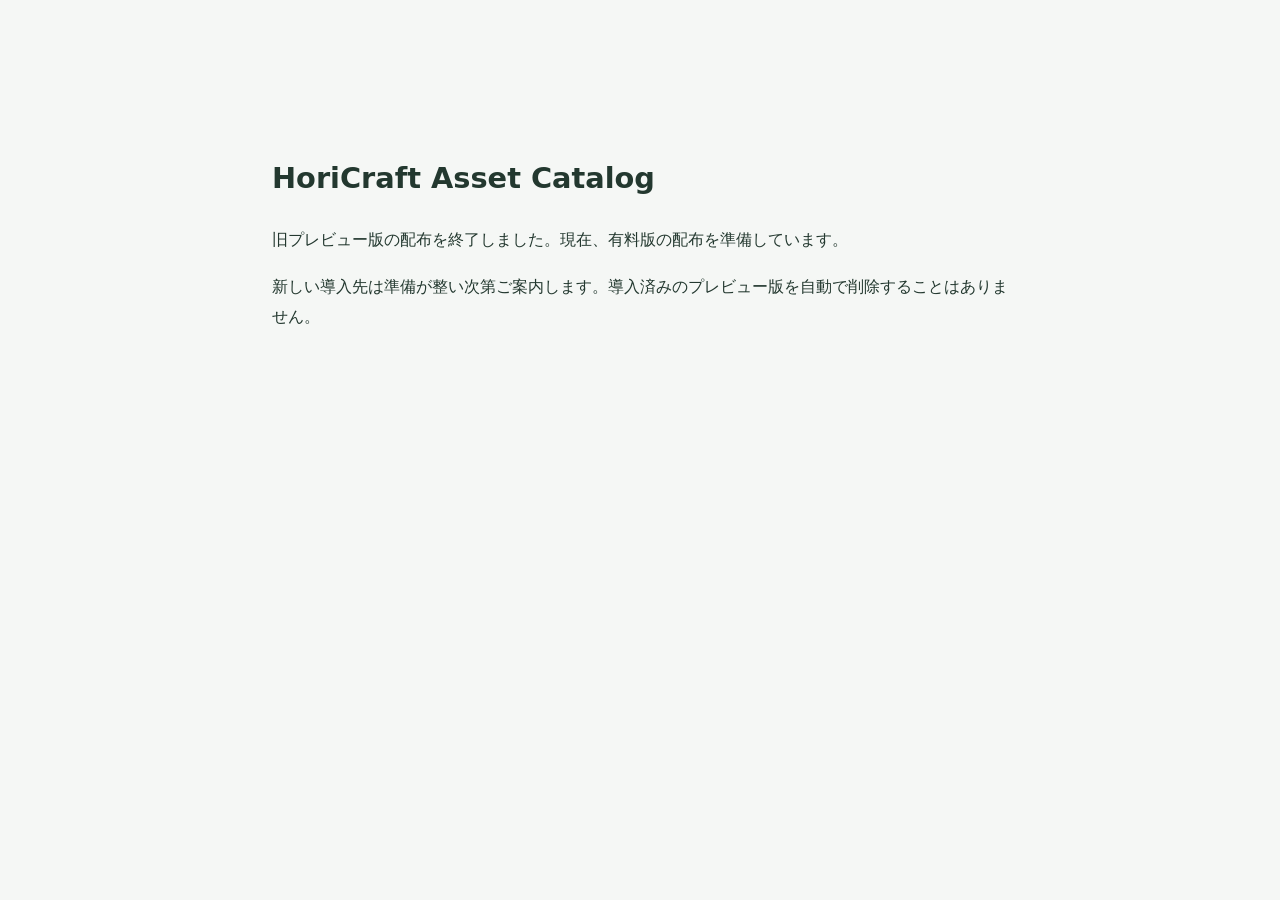
<file: site/booth-library-unity/index.html>
<!doctype html>
<html lang="ja"><meta charset="utf-8"><meta name="viewport" content="width=device-width,initial-scale=1"><title>HoriCraft Asset Catalog — 配布準備中</title><style>body{font-family:system-ui,sans-serif;max-width:46rem;margin:12vh auto;padding:24px;line-height:1.9;background:#f5f7f5;color:#23382f}h1{font-size:1.8rem}</style><main><h1>HoriCraft Asset Catalog</h1><p>旧プレビュー版の配布を終了しました。現在、有料版の配布を準備しています。</p><p>新しい導入先は準備が整い次第ご案内します。導入済みのプレビュー版を自動で削除することはありません。</p></main></html>
</file>
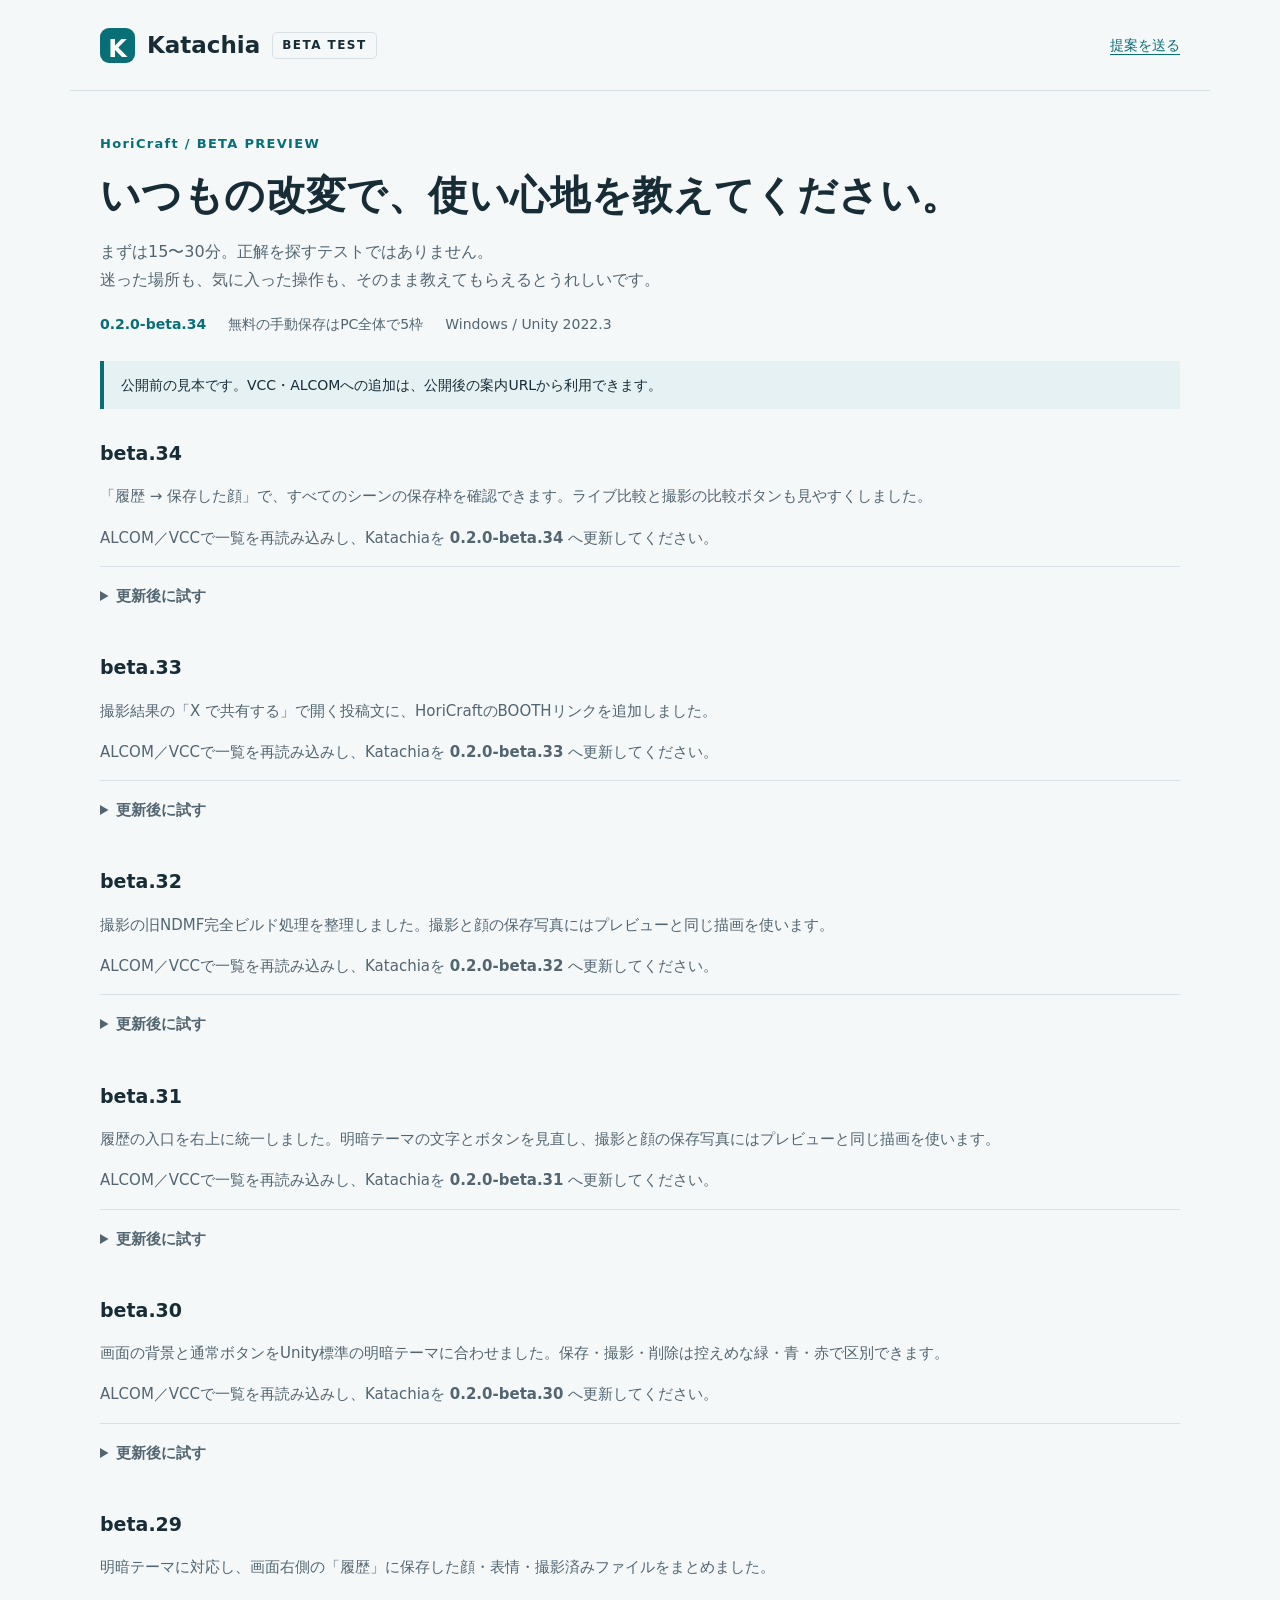
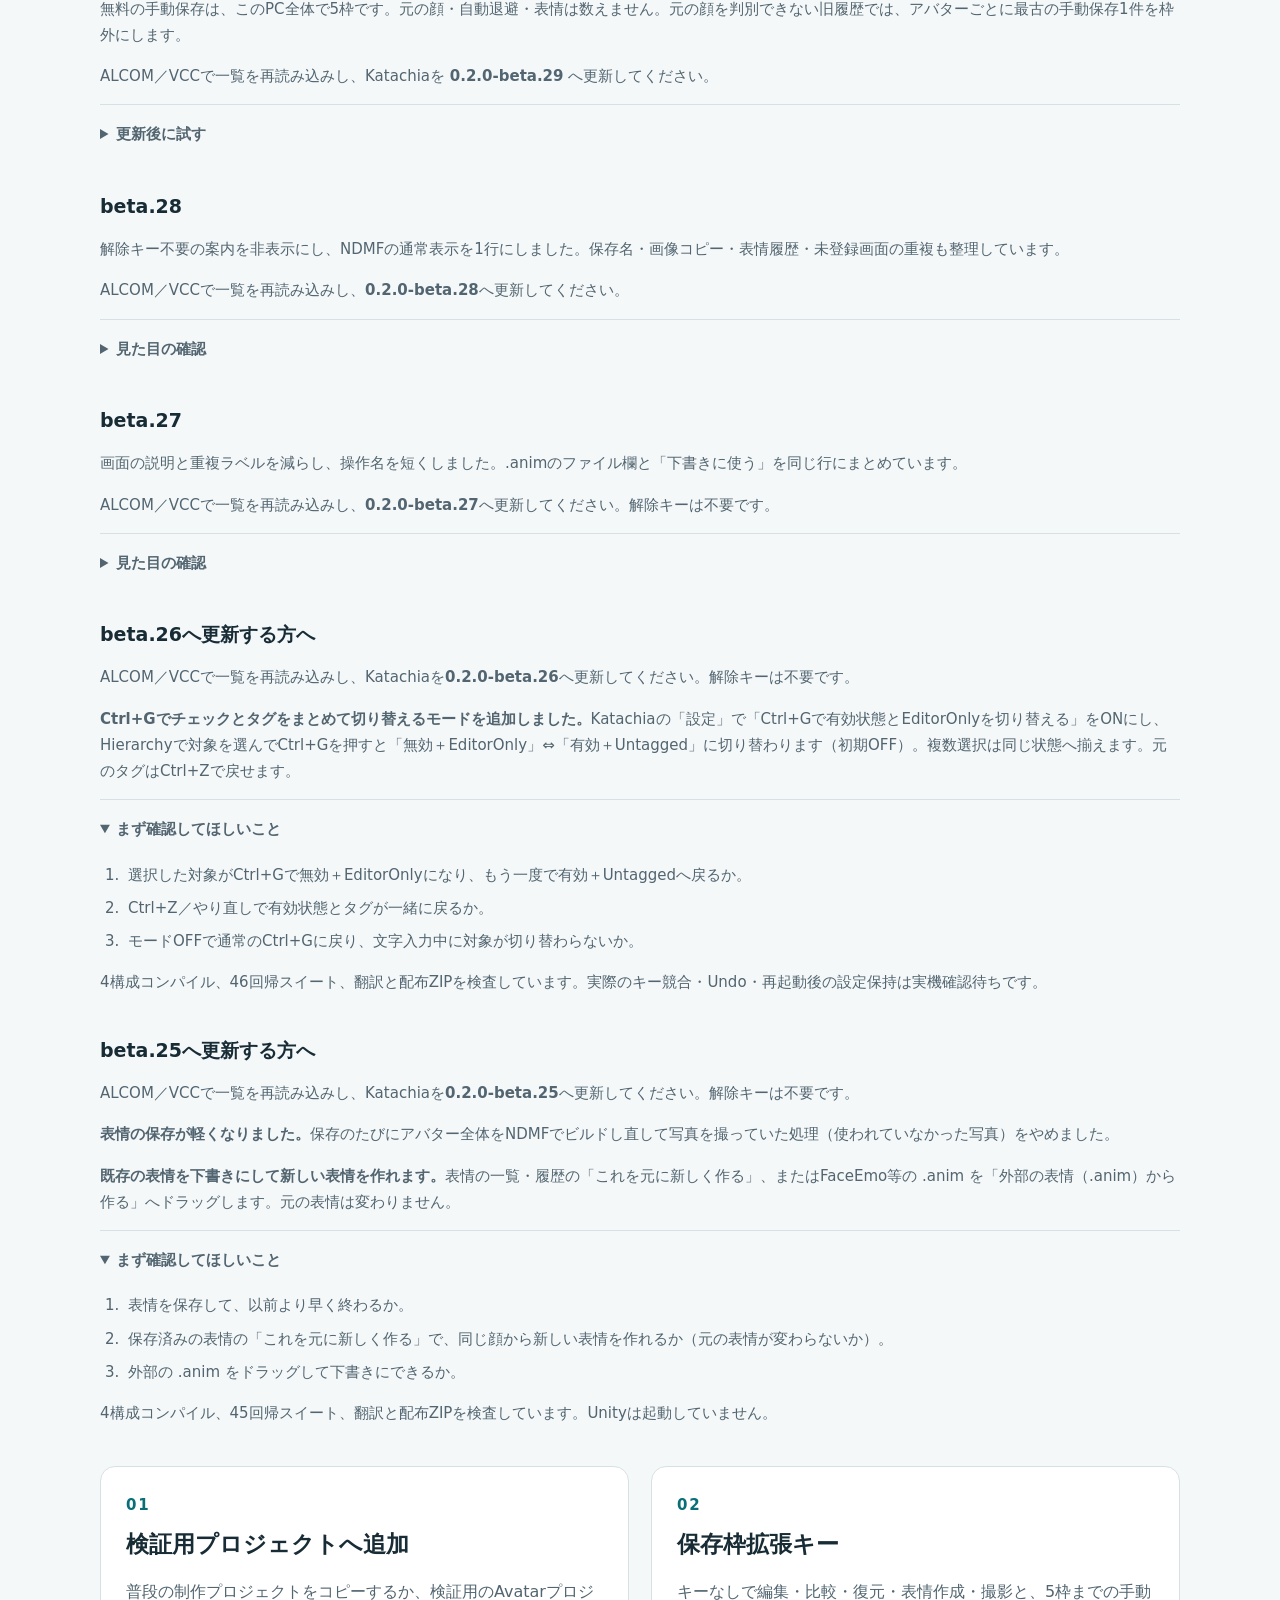
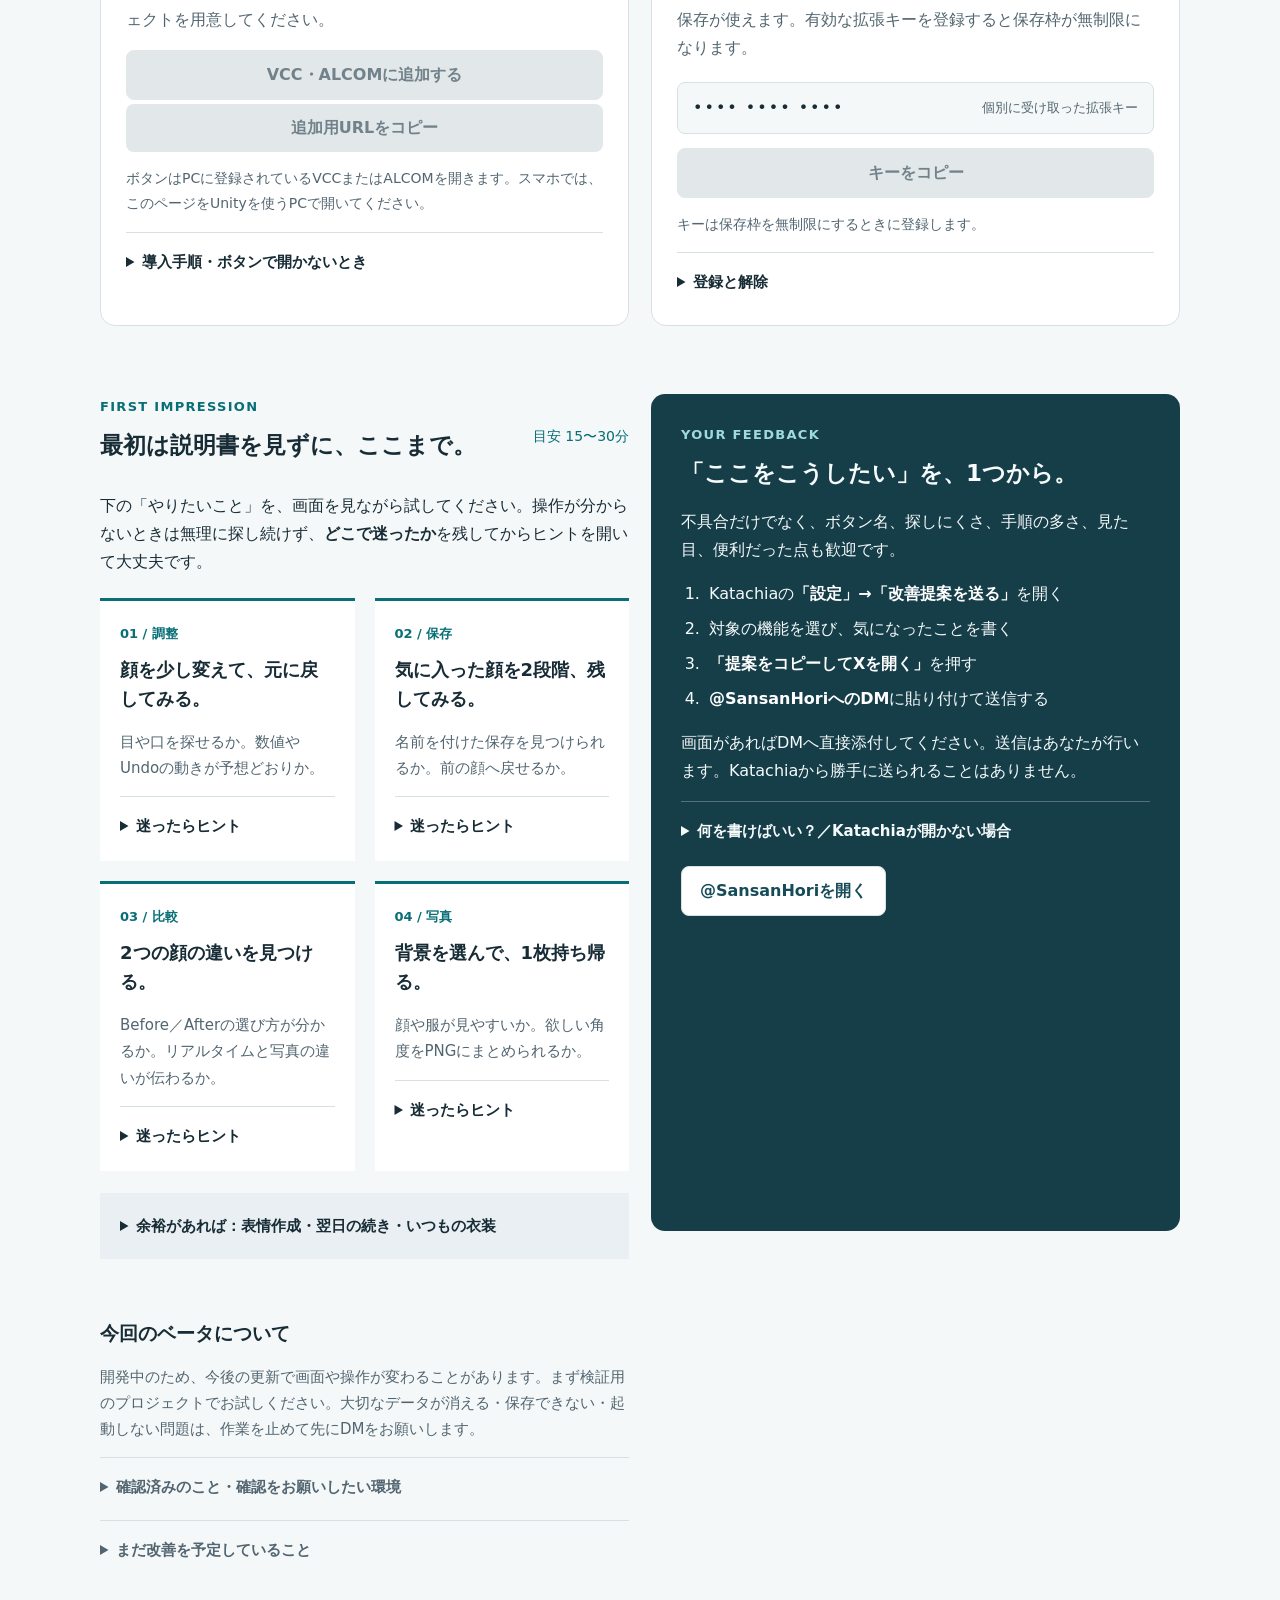
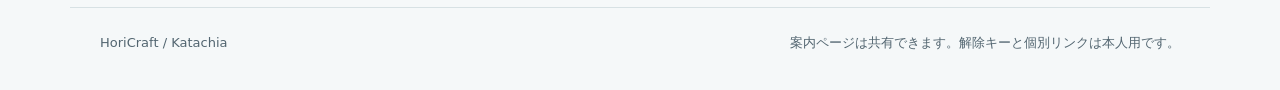
<file: site/katachia/index.html>
<!doctype html>
<html lang="ja">
<head>
<meta charset="utf-8"><meta name="viewport" content="width=device-width, initial-scale=1">
<meta name="referrer" content="no-referrer"><meta name="robots" content="noindex,nofollow,noarchive">
<meta name="description" content="Katachia ベータテストの導入、保存枠拡張キーの登録、試してほしいこと、改善提案の送り方。">
<title>Katachia｜テスターガイド</title>
<link rel="stylesheet" href="./style.css"><script type="module" src="./app.mjs"></script>
</head>
<body>
<a class="skip" href="#install">導入へ進む</a>
<header><a class="brand" href="#"><span class="symbol" aria-hidden="true">K</span>Katachia<span class="badge">BETA TEST</span></a><a class="quiet" href="#feedback">提案を送る</a></header>
<main>
<section class="intro"><p class="eyebrow">HoriCraft / BETA PREVIEW</p><h1>いつもの改変で、<br class="mobile">使い心地を教えてください。</h1><p>まずは15〜30分。正解を探すテストではありません。<br>迷った場所も、気に入った操作も、そのまま教えてもらえるとうれしいです。</p><div class="facts"><span id="version">0.2.0-beta.34</span><span>無料の手動保存はPC全体で5枠</span><span>Windows / Unity 2022.3</span></div></section>
<div id="connection" class="notice" role="status">配布情報を読み込んでいます…</div>
<section class="small-print" id="update-beta34">
  <h2>beta.34</h2>
  <p>「履歴 → 保存した顔」で、すべてのシーンの保存枠を確認できます。ライブ比較と撮影の比較ボタンも見やすくしました。</p>
  <p>ALCOM／VCCで一覧を再読み込みし、Katachiaを <strong>0.2.0-beta.34</strong> へ更新してください。</p>
  <details><summary>更新後に試す</summary><ul><li>「履歴 → 保存した顔 → すべてのシーン」でシーン名・アバター名・サムネイルを確認します。プレビューを折りたたむと右上の枠数からも開けます。</li><li>ライブ比較と写真撮影の「1枚で比較」で、5つのボタンの間隔、折り返し、選択状態を確認します。</li></ul></details>
</section>
<section class="small-print" id="update-beta33">
  <h2>beta.33</h2>
  <p>撮影結果の「X で共有する」で開く投稿文に、HoriCraftのBOOTHリンクを追加しました。</p>
  <p>ALCOM／VCCで一覧を再読み込みし、Katachiaを <strong>0.2.0-beta.33</strong> へ更新してください。</p>
  <details><summary>更新後に試す</summary><p>撮影結果で「X で共有する」を押し、投稿文のハッシュタグの下に https://horicraft.booth.pm/ が入ることを確認してください。</p></details>
</section>
<section class="small-print" id="update-beta32">
  <h2>beta.32</h2>
  <p>撮影の旧NDMF完全ビルド処理を整理しました。撮影と顔の保存写真にはプレビューと同じ描画を使います。</p>
  <p>ALCOM／VCCで一覧を再読み込みし、Katachiaを <strong>0.2.0-beta.32</strong> へ更新してください。</p>
  <details><summary>更新後に試す</summary><ol>
    <li>右上の「履歴」から保存した顔・表情・撮影済みを開く。</li>
    <li>ライトとダークで文字と選択中のボタンを確認する。</li>
    <li>「写真撮影」でプレビューと撮った写真を見比べる。単体撮影では表情の .anim も試す。</li>
  </ol></details>
</section>
<section class="small-print" id="update-beta31">
  <h2>beta.31</h2>
  <p>履歴の入口を右上に統一しました。明暗テーマの文字とボタンを見直し、撮影と顔の保存写真にはプレビューと同じ描画を使います。</p>
  <p>ALCOM／VCCで一覧を再読み込みし、Katachiaを <strong>0.2.0-beta.31</strong> へ更新してください。</p>
  <details><summary>更新後に試す</summary><ol>
    <li>右上の「履歴」から保存した顔・表情・撮影済みを開く。</li>
    <li>ライトとダークで文字と選択中のボタンを確認する。</li>
    <li>「写真撮影」でプレビューと撮った写真を見比べる。単体撮影では表情の .anim も試す。</li>
  </ol></details>
</section>
<section class="small-print" id="update-beta30">
  <h2>beta.30</h2>
  <p>画面の背景と通常ボタンをUnity標準の明暗テーマに合わせました。保存・撮影・削除は控えめな緑・青・赤で区別できます。</p>
  <p>ALCOM／VCCで一覧を再読み込みし、Katachiaを <strong>0.2.0-beta.30</strong> へ更新してください。</p>
  <details><summary>更新後に試す</summary><p>Unityのライト・ダークテーマで、Katachiaの背景が周囲になじみ、通常・選択中・押下中・無効のボタンを見分けられるか確認してください。</p></details>
</section>
<section class="small-print" id="update-beta29">
  <h2>beta.29</h2>
  <p>明暗テーマに対応し、画面右側の「履歴」に保存した顔・表情・撮影済みファイルをまとめました。</p>
  <p>無料の手動保存は、このPC全体で5枠です。元の顔・自動退避・表情は数えません。元の顔を判別できない旧履歴では、アバターごとに最古の手動保存1件を枠外にします。</p>
  <p>ALCOM／VCCで一覧を再読み込みし、Katachiaを <strong>0.2.0-beta.29</strong> へ更新してください。</p>
  <details><summary>更新後に試す</summary><ol>
    <li>ヘッダーの「履歴」から3タブを開き、顔の比較や表情編集に戻れるか確認する。</li>
    <li>保存ボタン横の枠数と、設定の「保存枠を管理する」の内訳を確認する。</li>
    <li>無料の5枠を使い切った状態で、新規の手動保存が止まり、比較・復元・表情作成・撮影が使えることを確認する。</li>
  </ol><p>コンパイルと自動回帰、配布ZIPを検査済みです。Unity上の実操作は確認待ちです。</p></details>
</section>
<section class="small-print" id="update-beta28"><h2>beta.28</h2><p>解除キー不要の案内を非表示にし、NDMFの通常表示を1行にしました。保存名・画像コピー・表情履歴・未登録画面の重複も整理しています。</p><p>ALCOM／VCCで一覧を再読み込みし、<strong>0.2.0-beta.28</strong>へ更新してください。</p><details><summary>見た目の確認</summary><p>設定・表情履歴・未登録画面で、必要な操作と注意が分かるか確認してください。4構成コンパイル、46回帰スイート、翻訳977件、配布ZIPは検査済みです。β28の実画面は確認待ちです。</p></details></section>
<section class="small-print" id="update-beta27"><h2>beta.27</h2><p>画面の説明と重複ラベルを減らし、操作名を短くしました。.animのファイル欄と「下書きに使う」を同じ行にまとめています。</p><p>ALCOM／VCCで一覧を再読み込みし、<strong>0.2.0-beta.27</strong>へ更新してください。解除キーは不要です。</p><details><summary>見た目の確認</summary><ul><li>設定・比較・撮影画面で、説明がなくても操作が分かるか。</li><li>.animのファイル欄とボタンが、狭い幅や長いファイル名でも収まるか。</li></ul><p>4構成コンパイル、46回帰スイート、翻訳979件、配布ZIPは検査済みです。実画面は確認待ちです。</p></details></section>
<section class="small-print" id="update-beta26"><h2>beta.26へ更新する方へ</h2><p>ALCOM／VCCで一覧を再読み込みし、Katachiaを<strong>0.2.0-beta.26</strong>へ更新してください。解除キーは不要です。</p><p><strong>Ctrl+Gでチェックとタグをまとめて切り替えるモードを追加しました。</strong>Katachiaの「設定」で「Ctrl+Gで有効状態とEditorOnlyを切り替える」をONにし、Hierarchyで対象を選んでCtrl+Gを押すと「無効＋EditorOnly」⇔「有効＋Untagged」に切り替わります（初期OFF）。複数選択は同じ状態へ揃えます。元のタグはCtrl+Zで戻せます。</p><details open><summary>まず確認してほしいこと</summary><ol><li>選択した対象がCtrl+Gで無効＋EditorOnlyになり、もう一度で有効＋Untaggedへ戻るか。</li><li>Ctrl+Z／やり直しで有効状態とタグが一緒に戻るか。</li><li>モードOFFで通常のCtrl+Gに戻り、文字入力中に対象が切り替わらないか。</li></ol><p>4構成コンパイル、46回帰スイート、翻訳と配布ZIPを検査しています。実際のキー競合・Undo・再起動後の設定保持は実機確認待ちです。</p></details></section>
<section class="small-print" id="update-beta25"><h2>beta.25へ更新する方へ</h2><p>ALCOM／VCCで一覧を再読み込みし、Katachiaを<strong>0.2.0-beta.25</strong>へ更新してください。解除キーは不要です。</p><p><strong>表情の保存が軽くなりました。</strong>保存のたびにアバター全体をNDMFでビルドし直して写真を撮っていた処理（使われていなかった写真）をやめました。</p><p><strong>既存の表情を下書きにして新しい表情を作れます。</strong>表情の一覧・履歴の「これを元に新しく作る」、またはFaceEmo等の .anim を「外部の表情（.anim）から作る」へドラッグします。元の表情は変わりません。</p><details open><summary>まず確認してほしいこと</summary><ol><li>表情を保存して、以前より早く終わるか。</li><li>保存済みの表情の「これを元に新しく作る」で、同じ顔から新しい表情を作れるか（元の表情が変わらないか）。</li><li>外部の .anim をドラッグして下書きにできるか。</li></ol><p>4構成コンパイル、45回帰スイート、翻訳と配布ZIPを検査しています。Unityは起動していません。</p></details></section>
<div class="onboarding">
<section id="install" class="step"><div class="step-number">01</div><h2>検証用プロジェクトへ追加</h2><p>普段の制作プロジェクトをコピーするか、検証用のAvatarプロジェクトを用意してください。</p><button id="add-repo" class="primary" disabled>VCC・ALCOMに追加する</button><button id="copy-repo" class="text-button" disabled>追加用URLをコピー</button><p class="hint">ボタンはPCに登録されているVCCまたはALCOMを開きます。スマホでは、このページをUnityを使うPCで開いてください。</p><details><summary>導入手順・ボタンで開かないとき</summary><ol><li>VCC／ALCOMでリポジトリの追加を確認します。</li><li>「ベータ版／プレリリースを表示」をONにします。</li><li>検証用プロジェクトのパッケージ管理で<strong>Katachia</strong>を追加します。</li><li>Unityを開き、上のメニューから<strong>HoriCraft → Katachia</strong>を開きます。</li></ol><p>VCCでベータが見えないとき：Settings → Packages → Show Pre-Release PackagesをON。ALCOMでは設定のプレリリース表示を確認してください。</p><p>ボタンが開かない場合は「追加用URLをコピー」し、VCCのSettings → Packages → Add Repository、またはALCOMのリポジトリ追加欄へ貼り付けてください。</p></details></section>
<section class="step"><div class="step-number">02</div>
  <h2>保存枠拡張キー</h2>
  <p>キーなしで編集・比較・復元・表情作成・撮影と、5枠までの手動保存が使えます。有効な拡張キーを登録すると保存枠が無制限になります。</p>
  <div class="key-summary"><span aria-hidden="true">•••• •••• ••••</span><span id="recipient">個別に受け取った拡張キー</span></div>
  <button id="copy-key" class="primary" disabled>キーをコピー</button>
  <p class="hint" id="key-hint">個別リンクから開くと、受け取ったキーをコピーできます。</p>
  <details><summary>登録と解除</summary>
    <p>UnityのKatachiaを開き、「設定」→「保存枠拡張キー」でキーを貼り付け、「キーを登録する」を押してください。登録済みの有効なキーはそのまま使えます。購入者は設定からBOOTH購入履歴を開けます。</p>
    <p>「このPCのキー登録を解除」で無料の5枠に戻ります。保存済みの顔・表情・写真は保持されます。キーや個別リンクは本人だけで保管してください。</p>
  </details>
</section>
<section class="try" id="try"><div class="section-title"><div><p class="eyebrow">FIRST IMPRESSION</p><h2>最初は説明書を見ずに、ここまで。</h2></div><span class="time">目安 15〜30分</span></div><p>下の「やりたいこと」を、画面を見ながら試してください。操作が分からないときは無理に探し続けず、<strong>どこで迷ったか</strong>を残してからヒントを開いて大丈夫です。</p>
<div class="missions">
<article><span>01 / 調整</span><h3>顔を少し変えて、元に戻してみる。</h3><p>目や口を探せるか。数値やUndoの動きが予想どおりか。</p><details><summary>迷ったらヒント</summary><p>アバターを選び、「顔を整える」でメッシュと項目を選びます。少し動かしてCtrl+Z／Undoで戻します。調整した値は実際のアバターにも反映されます。</p></details></article>
<article><span>02 / 保存</span><h3>気に入った顔を2段階、残してみる。</h3><p>名前を付けた保存を見つけられるか。前の顔へ戻せるか。</p><details><summary>迷ったらヒント</summary><p>「今の顔を保存」で1件保存し、少し変更してもう1件保存します。「履歴」から「この顔に戻す」で値を戻せます。顔を保存すると写真も自動撮影します。</p></details></article>
<article><span>03 / 比較</span><h3>2つの顔の違いを見つける。</h3><p>Before／Afterの選び方が分かるか。リアルタイムと写真の違いが伝わるか。</p><details><summary>迷ったらヒント</summary><p>「顔を整える」→「保存した顔と比べる」でBeforeに保存した顔、Afterに今の顔を選び、値を動かしてみてください。比較の細かい設定にある「保存した写真で比べる」では保存時の写真を使います。撮り直す場合は「写真撮影」へ進みます。</p></details></article>
<article><span>04 / 写真</span><h3>背景を選んで、1枚持ち帰る。</h3><p>顔や服が見やすいか。欲しい角度をPNGにまとめられるか。</p><details><summary>迷ったらヒント</summary><p>「写真撮影」で撮る顔と並べ方を選び、「撮影」ボタンを押します。角度を増やすときは「複数撮影設定」を開きます。背景はプレビュー付近の「背景」から選べます。完成画像は別の窓で確認でき、撮影したフォルダーへ進めます。過去の保存写真の背景は、現在の背景を変えただけでは変わりません。</p></details></article>
</div>
<details class="optional"><summary>余裕があれば：表情作成・翌日の続き・いつもの衣装</summary><p>「表情を作る」で名前を付け、「設定」→「作った表情 (.anim)」から編集できるか。シーンを保存してUnityを開き直しても、顔と写真が残るか。いつもの衣装や小さい画面でも操作しやすいか。試せる範囲で十分です。</p></details></section>
<section class="feedback" id="feedback"><p class="eyebrow">YOUR FEEDBACK</p><h2>「ここをこうしたい」を、1つから。</h2><p>不具合だけでなく、ボタン名、探しにくさ、手順の多さ、見た目、便利だった点も歓迎です。</p><ol class="feedback-route"><li>Katachiaの<strong>「設定」→「改善提案を送る」</strong>を開く</li><li>対象の機能を選び、気になったことを書く</li><li><strong>「提案をコピーしてXを開く」</strong>を押す</li><li><strong>@SansanHoriへのDM</strong>に貼り付けて送信する</li></ol><p>画面があればDMへ直接添付してください。送信はあなたが行います。Katachiaから勝手に送られることはありません。</p><details><summary>何を書けばいい？／Katachiaが開かない場合</summary><p>「何をしたかったか → 何を押したか → 何が起きたか」を短く書けば十分です。環境情報はKatachia側で自動補足します。開けない場合は、同じ内容を直接DMしてください。</p><blockquote>目だけ調整したくてEyeを押しました。項目は減りましたが、下の空白が長くて迷いました。結果に合わせて一覧が短くなるとうれしいです。</blockquote><p>キー欄・個人名・公開したくないアバターなどが写っていないか、画像を送る前に確認してください。詳細ログは手元に保存されるので、必要な場合だけ追加でお願いします。</p></details><a class="secondary" href="https://x.com/SansanHori" target="_blank" rel="noopener noreferrer">@SansanHoriを開く</a></section>
<section class="small-print"><h2>今回のベータについて</h2><p>開発中のため、今後の更新で画面や操作が変わることがあります。まず検証用のプロジェクトでお試しください。大切なデータが消える・保存できない・起動しない問題は、作業を止めて先にDMをお願いします。</p><details><summary>確認済みのこと・確認をお願いしたい環境</summary><p>開発者のWindows／Unity 2022.3.22f1環境では、キー登録、再起動後の製品版維持、無効キー入力時の登録保持、解除と再登録、更新後の顔と写真の保持を確認しています。beta.7のハート背景は、保存後の背景変更とUnity再起動後にも保持されました。</p><p>beta.9はTest Projectへの更新、製品版の維持、既存の顔と写真の保持を本人確認済みです。Sioで正面PNGの位置、結果の全体表示、比較の移動操作なども確認しています。過去の本人結果を、beta.17の合格には転記していません。beta.17の実操作・新規導入は確認をお願いします。すべてのアバターや衣装、背景・角度での保証ではありません。Unity 6は未検証です。</p></details><details><summary>まだ改善を予定していること</summary><p>beta.17ではNDMF準備待ちと撮影・比較の挙動を整理しました。実際の髪や材質、表情・ポーズごとの描画は引き続き確認が必要です。X共有は利用者が最後に選ぶ操作です。気になった点は、予定にありそうでも送っていただいて大丈夫です。</p></details></section>
<div id="toast" role="status" aria-live="polite"></div>
<dialog id="copy-fallback"><h2>選択してコピーしてください</h2><p>ブラウザが自動コピーを許可しませんでした。下の文字を選択し、Ctrl+C（スマホは長押し）でコピーできます。</p><textarea id="copy-value" readonly spellcheck="false" aria-label="コピーする文字"></textarea><button id="close-copy">閉じる</button></dialog>
</main><footer>HoriCraft / Katachia <span>案内ページは共有できます。解除キーと個別リンクは本人用です。</span></footer>
</body></html>
</file>
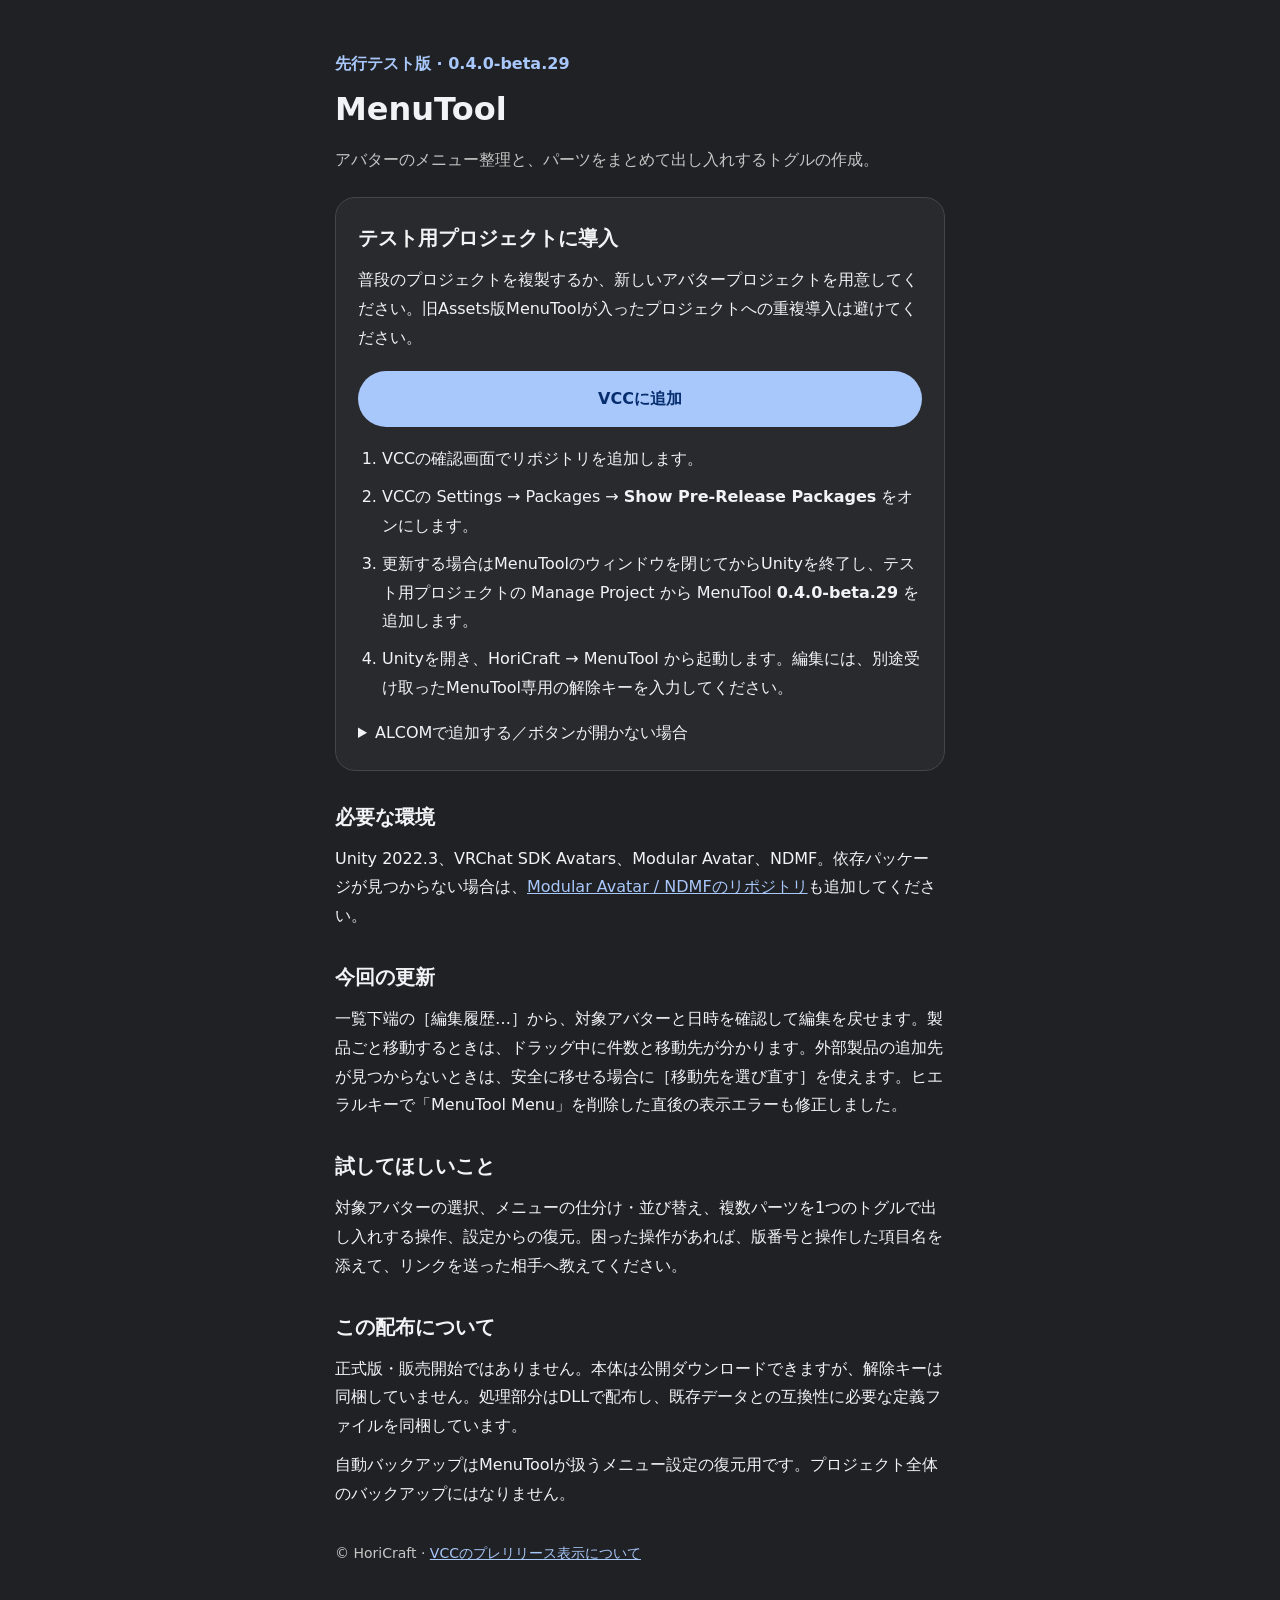
<file: site/menutool-test/index.html>
<!doctype html>
<html lang="ja"><head><meta charset="utf-8"><meta name="viewport" content="width=device-width, initial-scale=1">
<title>MenuTool 先行テスト版 | HoriCraft</title>
<style>*{box-sizing:border-box}body{margin:0;background:#202124;color:#f1f3f4;font:16px/1.8 system-ui,"Yu Gothic UI",sans-serif}main{max-width:650px;margin:auto;padding:40px 20px 64px}h1{font-size:32px;line-height:1.3;margin:8px 0 16px}h2{font-size:20px;margin:28px 0 8px}p{margin:10px 0}a{color:#a8c7fa}.card{padding:22px;background:#292a2d;border:1px solid #454746;border-radius:20px;margin:22px 0}.cta{display:block;background:#a8c7fa;color:#062e6f;border-radius:30px;text-decoration:none;text-align:center;font-weight:700;padding:14px 18px;margin:18px 0}.muted{color:#c4c7c5}.badge{color:#a8c7fa;font-weight:600}code{overflow-wrap:anywhere;font-size:14px}li{margin:9px 0}ol{padding-left:24px}summary{cursor:pointer}button{font:inherit;background:transparent;color:#a8c7fa;border:1px solid #7c8189;padding:7px 15px;border-radius:22px;cursor:pointer;margin-top:10px}:focus-visible{outline:3px solid #a8c7fa;outline-offset:4px}footer{margin-top:32px;font-size:14px}</style></head>
<body><main><p class="badge">先行テスト版 · 0.4.0-beta.29</p><h1>MenuTool</h1>
<p class="muted">アバターのメニュー整理と、パーツをまとめて出し入れするトグルの作成。</p>
<div class="card"><h2 style="margin-top:0">テスト用プロジェクトに導入</h2>
<p>普段のプロジェクトを複製するか、新しいアバタープロジェクトを用意してください。旧Assets版MenuToolが入ったプロジェクトへの重複導入は避けてください。</p>
<a class="cta" href="vcc://vpm/addRepo?url=https%3A%2F%2Fhoricraft.github.io%2Fvpm%2Fmenutool-test%2Findex.json">VCCに追加</a>
<ol><li>VCCの確認画面でリポジトリを追加します。</li><li>VCCの Settings → Packages → <b>Show Pre-Release Packages</b> をオンにします。</li><li>更新する場合はMenuToolのウィンドウを閉じてからUnityを終了し、テスト用プロジェクトの Manage Project から MenuTool <b>0.4.0-beta.29</b> を追加します。</li><li>Unityを開き、HoriCraft → MenuTool から起動します。編集には、別途受け取ったMenuTool専用の解除キーを入力してください。</li></ol>
<details><summary>ALCOMで追加する／ボタンが開かない場合</summary><p>リポジトリの追加画面に、次のURLを貼り付けてください。</p><code id="repo">https://horicraft.github.io/vpm/menutool-test/index.json</code><br><button id="copy" type="button">URLをコピー</button><p id="status" role="status"></p><p>先行リリースが表示されない場合は、プレリリースの表示設定を確認してください。</p></details></div>
<h2>必要な環境</h2><p>Unity 2022.3、VRChat SDK Avatars、Modular Avatar、NDMF。依存パッケージが見つからない場合は、<a href="https://vpm.nadena.dev/">Modular Avatar / NDMFのリポジトリ</a>も追加してください。</p>
<h2>今回の更新</h2><p>一覧下端の［編集履歴…］から、対象アバターと日時を確認して編集を戻せます。製品ごと移動するときは、ドラッグ中に件数と移動先が分かります。外部製品の追加先が見つからないときは、安全に移せる場合に［移動先を選び直す］を使えます。ヒエラルキーで「MenuTool Menu」を削除した直後の表示エラーも修正しました。</p><h2>試してほしいこと</h2><p>対象アバターの選択、メニューの仕分け・並び替え、複数パーツを1つのトグルで出し入れする操作、設定からの復元。困った操作があれば、版番号と操作した項目名を添えて、リンクを送った相手へ教えてください。</p>
<h2>この配布について</h2><p>正式版・販売開始ではありません。本体は公開ダウンロードできますが、解除キーは同梱していません。処理部分はDLLで配布し、既存データとの互換性に必要な定義ファイルを同梱しています。</p><p>自動バックアップはMenuToolが扱うメニュー設定の復元用です。プロジェクト全体のバックアップにはなりません。</p>
<footer class="muted">© HoriCraft · <a href="https://vcc.docs.vrchat.com/vpm/packages/#prerelease-packages">VCCのプレリリース表示について</a></footer>
</main><script>document.getElementById('copy').addEventListener('click',async()=>{try{await navigator.clipboard.writeText(document.getElementById('repo').textContent);document.getElementById('status').textContent='コピーしました';}catch{document.getElementById('status').textContent='上のURLを選択してコピーしてください';}});</script></body></html>
</file>
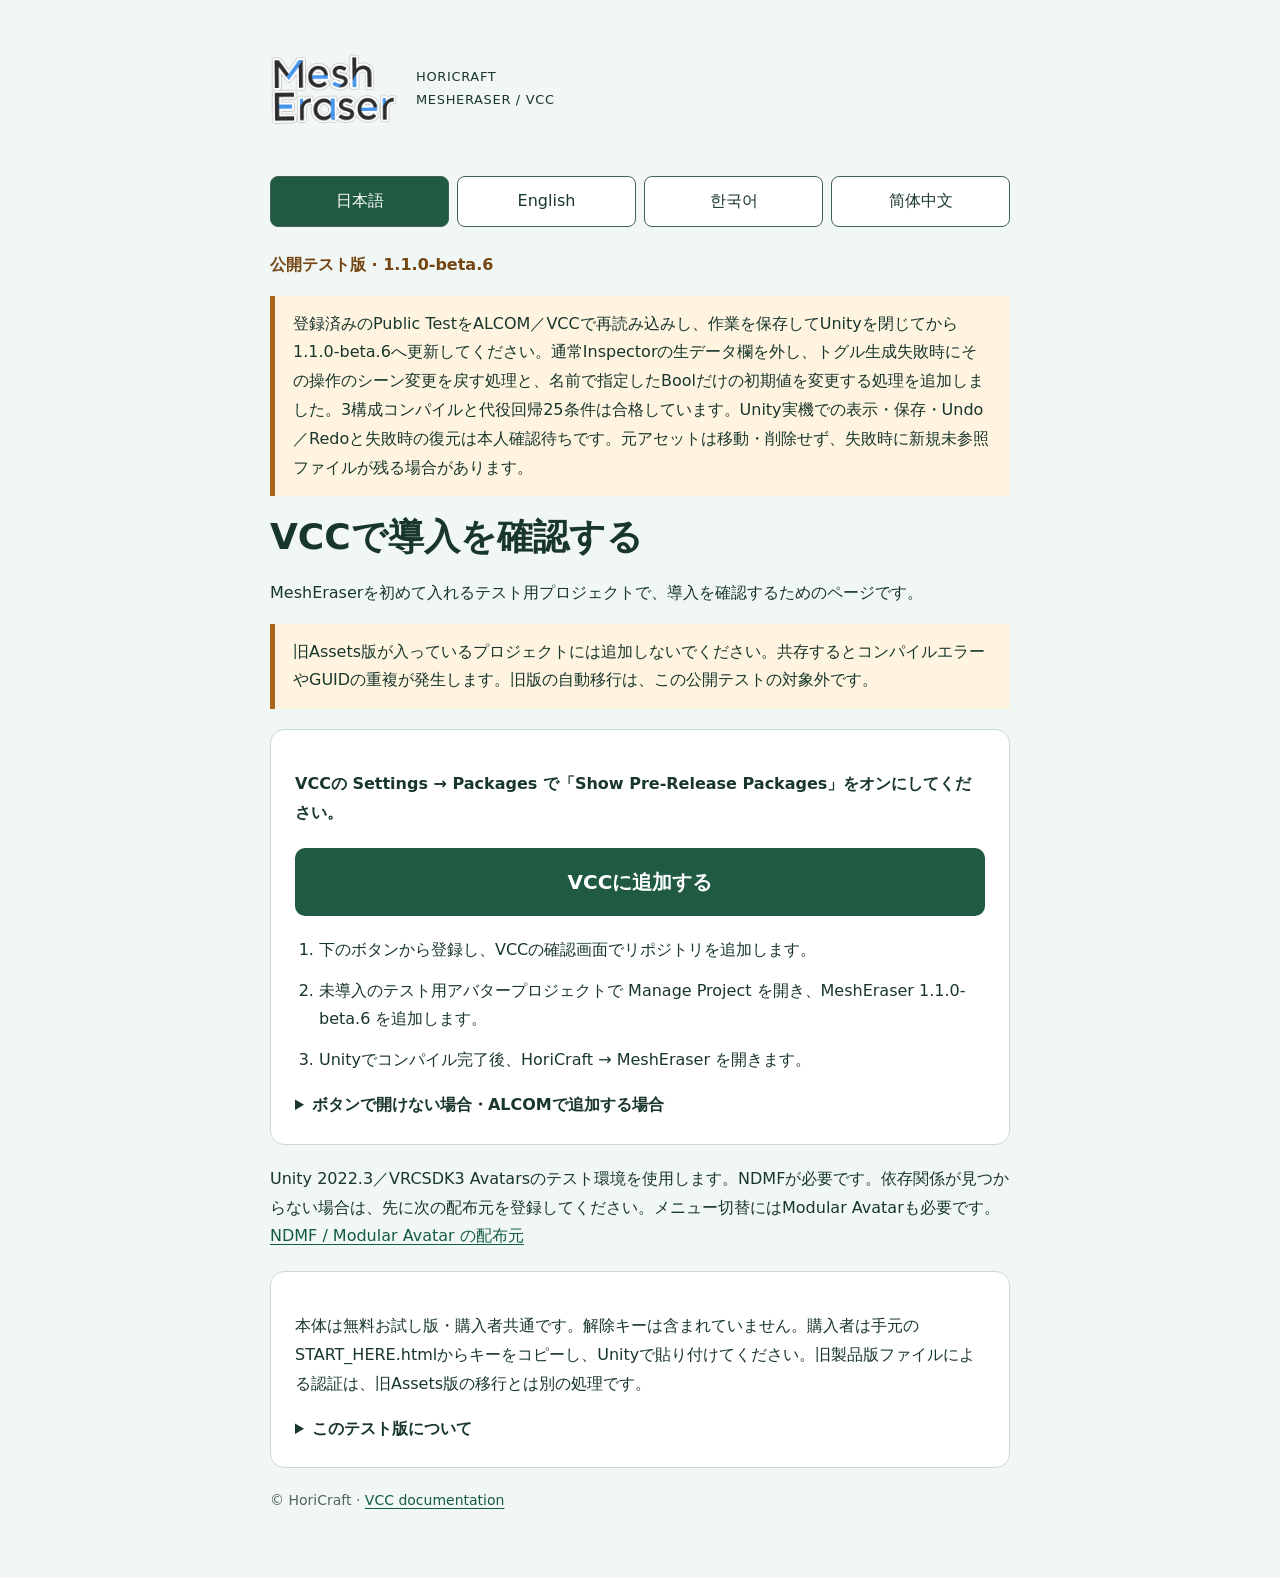
<file: site/mesheraser-test/index.html>
<!doctype html><html lang="ja"><head><meta charset="utf-8"><meta name="viewport" content="width=device-width,initial-scale=1"><meta name="robots" content="noindex"><title>MeshEraser 1.1.0-beta.6 · VCC</title><style>*{box-sizing:border-box}body{margin:0;background:#f1f7f4;color:#18362d;font:16px/1.8 system-ui,"Yu Gothic UI",sans-serif}main{max-width:780px;margin:auto;padding:24px 20px 64px}.brand{display:flex;align-items:center;gap:18px}.logo{width:128px;height:auto;display:block}.eyebrow{font-size:13px;letter-spacing:.05em}.languages{display:flex;flex-wrap:wrap;gap:8px;margin:24px 0}.languages button{flex:1;min-width:110px;border:1px solid #426456;border-radius:8px;padding:10px;background:#fff;color:#18362d;font:inherit;cursor:pointer}.languages button[aria-pressed=true]{background:#205a43;color:#fff}h1{font-size:clamp(25px,5vw,36px);line-height:1.4;margin:8px 0 16px}h2{font-size:21px}.badge{color:#744513;font-weight:700}.card{background:white;border:1px solid #c9dbd1;border-radius:14px;padding:24px;margin:20px 0}.warning{border-left:5px solid #aa6419;padding:14px 18px;background:#fff4df}a{color:#145b44;text-underline-offset:3px}a.cta{display:block;text-align:center;background:#205a43;color:white;text-decoration:none;font-size:20px;font-weight:700;padding:16px;border-radius:10px;margin:20px 0}.cta:hover{background:#153e2e}li{margin:12px 0}ol{padding-left:24px}code{overflow-wrap:anywhere;font-size:14px}summary{cursor:pointer;font-weight:700}button.copy{display:block;margin:12px 0;padding:9px 18px;font:inherit;background:#fff;color:#205a43;border:1px solid #426456;border-radius:6px;cursor:pointer}button:focus-visible,a:focus-visible,summary:focus-visible{outline:3px solid #0d77b5;outline-offset:3px}.muted{color:#4e655c;font-size:14px}.status{min-height:1.8em}[hidden]{display:none!important}@media(max-width:420px){.card{padding:18px}.logo{width:104px}.brand{gap:12px}}.warning{overflow-wrap:anywhere}</style></head><body><main><div class="brand"><img class="logo" src="[data-uri]" alt="MeshEraser" width="600" height="600"><div class="eyebrow">HORICRAFT<br>MESHERASER / VCC</div></div><nav class="languages" aria-label="Language"><button type="button" data-lang="ja" aria-pressed="true">日本語</button><button type="button" data-lang="en" aria-pressed="false">English</button><button type="button" data-lang="ko" aria-pressed="false">한국어</button><button type="button" data-lang="zh-CN" aria-pressed="false">简体中文</button></nav><section data-language="ja" lang="ja" ><div class="badge">公開テスト版 · 1.1.0-beta.6</div><p class="warning">登録済みのPublic TestをALCOM／VCCで再読み込みし、作業を保存してUnityを閉じてから1.1.0-beta.6へ更新してください。通常Inspectorの生データ欄を外し、トグル生成失敗時にその操作のシーン変更を戻す処理と、名前で指定したBoolだけの初期値を変更する処理を追加しました。3構成コンパイルと代役回帰25条件は合格しています。Unity実機での表示・保存・Undo／Redoと失敗時の復元は本人確認待ちです。元アセットは移動・削除せず、失敗時に新規未参照ファイルが残る場合があります。</p><h1>VCCで導入を確認する</h1><p>MeshEraserを初めて入れるテスト用プロジェクトで、導入を確認するためのページです。</p><p class="warning">旧Assets版が入っているプロジェクトには追加しないでください。共存するとコンパイルエラーやGUIDの重複が発生します。旧版の自動移行は、この公開テストの対象外です。</p><div class="card"><p><strong>VCCの Settings → Packages で「Show Pre-Release Packages」をオンにしてください。</strong></p><a class="cta" href="vcc://vpm/addRepo?url=https%3A%2F%2Fhoricraft.github.io%2Fvpm%2Fmesheraser-test%2Findex.json">VCCに追加する</a><ol><li>下のボタンから登録し、VCCの確認画面でリポジトリを追加します。</li><li>未導入のテスト用アバタープロジェクトで Manage Project を開き、MeshEraser 1.1.0-beta.6 を追加します。</li><li>Unityでコンパイル完了後、HoriCraft → MeshEraser を開きます。</li></ol><details><summary>ボタンで開けない場合・ALCOMで追加する場合</summary><p>リポジトリ追加画面に、このURLを貼り付けてください。</p><code class="repo-url">https://horicraft.github.io/vpm/mesheraser-test/index.json</code><button class="copy" type="button" data-success="コピーしました" data-failure="コピーできませんでした。URLを選択してコピーしてください。">URLをコピー</button><p class="status" role="status"></p></details></div><p>Unity 2022.3／VRCSDK3 Avatarsのテスト環境を使用します。NDMFが必要です。依存関係が見つからない場合は、先に次の配布元を登録してください。メニュー切替にはModular Avatarも必要です。 <a href="https://vpm.nadena.dev/">NDMF / Modular Avatar の配布元</a></p><div class="card"><p>本体は無料お試し版・購入者共通です。解除キーは含まれていません。購入者は手元のSTART_HERE.htmlからキーをコピーし、Unityで貼り付けてください。旧製品版ファイルによる認証は、旧Assets版の移行とは別の処理です。</p><details><summary>このテスト版について</summary><p>VCCからの実導入、Unityでの読み込み、旧版からの設定保持は確認中です。通常使用中のプロジェクトでは試さないでください。</p><p class="muted">本体とC#コードは誰でも取得できます。正式版の公開・BOOTH配布物の更新ではありません。</p><p><a href="https://horicraft.booth.pm/items/8693979">製品情報・利用条件</a></p></details></div></section><section data-language="en" lang="en" hidden><div class="badge">Public test build · 1.1.0-beta.6</div><p class="warning">Refresh the existing Public Test repository in ALCOM/VCC, save your work, close Unity, and update to 1.1.0-beta.6. The normal Inspector no longer exposes raw debug data. Failed toggle generation now reverts that operation’s scene changes, and start-state edits target the named Bool instead of the first parameter. Three compile profiles and 25 substitute-environment regressions passed. Native Unity display, persistence, Undo/Redo and failure recovery await owner testing. Original assets are not moved or deleted; new unreferenced files may remain after a failure.</p><h1>Try installation with VCC</h1><p>Use a test project that has never had MeshEraser installed to check installation.</p><p class="warning">Do not add this package to a project containing the old Assets edition. Coexistence causes compilation errors and GUID conflicts. Automatic migration is outside the scope of this public test.</p><div class="card"><p><strong>In VCC Settings → Packages, enable “Show Pre-Release Packages”.</strong></p><a class="cta" href="vcc://vpm/addRepo?url=https%3A%2F%2Fhoricraft.github.io%2Fvpm%2Fmesheraser-test%2Findex.json">Add to VCC</a><ol><li>Use the button below, then confirm adding the repository in VCC.</li><li>Open Manage Project for a test avatar project without MeshEraser and add MeshEraser 1.1.0-beta.6.</li><li>After Unity finishes compiling, open HoriCraft → MeshEraser.</li></ol><details><summary>If the button does not open VCC / using ALCOM</summary><p>Paste this URL into the add-repository screen.</p><code class="repo-url">https://horicraft.github.io/vpm/mesheraser-test/index.json</code><button class="copy" type="button" data-success="Copied" data-failure="Copy failed. Select and copy the URL manually.">Copy URL</button><p class="status" role="status"></p></details></div><p>Use a Unity 2022.3 / VRCSDK3 Avatars test environment. NDMF is required. If the dependency cannot be found, register its repository below first. Menu toggles also require Modular Avatar. <a href="https://vpm.nadena.dev/">NDMF / Modular Avatar repository</a></p><div class="card"><p>The common package supports both trial and purchased editions. It contains no unlock key. Buyers can copy their key from their private START_HERE.html and paste it in Unity. Authentication using a legacy product file is separate from migrating an old Assets installation.</p><details><summary>About this test build</summary><p>Actual VCC installation, Unity loading and preservation of legacy settings are still under verification. Do not use your working project for this test.</p><p class="muted">Anyone can download the package and its C# code. This is not a stable release or a BOOTH download update.</p><p><a href="https://horicraft.booth.pm/items/8693979">Product information and terms</a></p></details></div></section><section data-language="ko" lang="ko" hidden><div class="badge">공개 테스트 버전 · 1.1.0-beta.6</div><p class="warning">ALCOM/VCC에서 등록된 Public Test 저장소를 새로고침하고 작업을 저장한 뒤 Unity를 닫고 1.1.0-beta.6으로 업데이트하세요. 일반 Inspector의 원시 디버그 데이터를 숨겼습니다. 토글 생성 실패 시 해당 작업의 씬 변경을 되돌리고, 시작 상태는 첫 번째 항목 대신 지정한 이름의 Bool만 변경합니다. 3구성 컴파일과 대체 환경 회귀 25조건은 통과했습니다. Unity에서 표시·저장·Undo/Redo·실패 복원은 본인 확인 대기 중입니다. 원본 에셋은 이동·삭제하지 않으며, 실패 후 새 미참조 파일이 남을 수 있습니다.</p><h1>VCC에서 설치 확인하기</h1><p>MeshEraser를 설치한 적 없는 테스트 프로젝트에서 설치를 확인합니다.</p><p class="warning">구 Assets 버전이 있는 프로젝트에는 추가하지 마세요. 함께 설치하면 컴파일 오류와 GUID 충돌이 발생합니다. 구버전 자동 이전은 이번 공개 테스트 대상이 아닙니다.</p><div class="card"><p><strong>VCC의 Settings → Packages에서 “Show Pre-Release Packages”를 켜세요.</strong></p><a class="cta" href="vcc://vpm/addRepo?url=https%3A%2F%2Fhoricraft.github.io%2Fvpm%2Fmesheraser-test%2Findex.json">VCC에 추가</a><ol><li>아래 버튼을 누르고 VCC 확인 화면에서 저장소를 추가합니다.</li><li>MeshEraser가 없는 테스트용 아바타 프로젝트의 Manage Project에서 MeshEraser 1.1.0-beta.6을 추가합니다.</li><li>Unity 컴파일이 끝나면 HoriCraft → MeshEraser를 엽니다.</li></ol><details><summary>버튼으로 열리지 않는 경우 / ALCOM에서 추가</summary><p>저장소 추가 화면에 다음 URL을 붙여 넣으세요.</p><code class="repo-url">https://horicraft.github.io/vpm/mesheraser-test/index.json</code><button class="copy" type="button" data-success="복사했습니다" data-failure="복사하지 못했습니다. URL을 선택해 직접 복사하세요.">URL 복사</button><p class="status" role="status"></p></details></div><p>Unity 2022.3 / VRCSDK3 Avatars 테스트 환경을 사용하세요. NDMF가 필요합니다. 의존 패키지를 찾을 수 없으면 아래 저장소를 먼저 등록하세요. 메뉴 전환에는 Modular Avatar도 필요합니다. <a href="https://vpm.nadena.dev/">NDMF / Modular Avatar 저장소</a></p><div class="card"><p>무료 체험판과 구매자는 같은 본체를 사용합니다. 해제 키는 포함되어 있지 않습니다. 구매자는 본인의 START_HERE.html에서 키를 복사하여 Unity에 붙여 넣으세요. 구 제품 파일 인증과 구 Assets 버전 이전은 별개입니다.</p><details><summary>이 테스트 버전 안내</summary><p>실제 VCC 설치, Unity 로딩, 구버전 설정 유지는 확인 중입니다. 평소 사용하는 프로젝트에서는 테스트하지 마세요.</p><p class="muted">누구나 본체와 C# 코드를 다운로드할 수 있습니다. 정식 버전 출시나 BOOTH 배포 파일 업데이트가 아닙니다.</p><p><a href="https://horicraft.booth.pm/items/8693979">제품 정보 및 이용 조건</a></p></details></div></section><section data-language="zh-CN" lang="zh-CN" hidden><div class="badge">公开测试版 · 1.1.0-beta.6</div><p class="warning">请在 ALCOM/VCC 中刷新已添加的 Public Test 仓库，保存工作并关闭 Unity，然后更新至 1.1.0-beta.6。普通 Inspector 不再显示原始调试数据。开关生成失败时会撤销本次操作的场景更改；初始状态只修改指定名称的 Bool，而非第一个参数。三种配置编译和替代环境中的25项回归验证已通过。Unity 实机的显示、保存、Undo/Redo 与失败恢复仍待本人确认。原资源不会移动或删除；失败后可能保留新建的未引用文件。</p><h1>通过VCC确认安装</h1><p>请在从未安装过MeshEraser的测试工程中确认安装。</p><p class="warning">请勿添加到已有旧Assets版的工程中。新旧版共存会导致编译错误和GUID冲突。本次公开测试不包含旧版自动迁移。</p><div class="card"><p><strong>在VCC的 Settings → Packages 中开启“Show Pre-Release Packages”。</strong></p><a class="cta" href="vcc://vpm/addRepo?url=https%3A%2F%2Fhoricraft.github.io%2Fvpm%2Fmesheraser-test%2Findex.json">添加到VCC</a><ol><li>点击下方按钮，在VCC确认界面中添加仓库。</li><li>在未安装MeshEraser的测试用Avatar工程中打开 Manage Project，添加 MeshEraser 1.1.0-beta.6。</li><li>等待Unity编译完成后，打开 HoriCraft → MeshEraser。</li></ol><details><summary>按钮无法打开时 / 使用ALCOM添加</summary><p>请在添加仓库界面粘贴此URL。</p><code class="repo-url">https://horicraft.github.io/vpm/mesheraser-test/index.json</code><button class="copy" type="button" data-success="已复制" data-failure="复制失败，请选中URL手动复制。">复制URL</button><p class="status" role="status"></p></details></div><p>请使用Unity 2022.3 / VRCSDK3 Avatars测试环境。需要NDMF。若找不到依赖包，请先添加下面的仓库。菜单切换还需要Modular Avatar。 <a href="https://vpm.nadena.dev/">NDMF / Modular Avatar 仓库</a></p><div class="card"><p>免费试用版和购买者使用相同本体，其中不包含解锁密钥。购买者请从自己的START_HERE.html复制密钥，并粘贴到Unity中。旧产品文件认证与旧Assets版迁移是两个不同的操作。</p><details><summary>关于此测试版</summary><p>VCC实际安装、Unity加载和旧版设置保留仍在验证中。请勿在日常使用的工程中测试。</p><p class="muted">任何人均可下载本体和C#代码。本次不是正式版发布，也未更新BOOTH下载文件。</p><p><a href="https://horicraft.booth.pm/items/8693979">产品信息与使用条款</a></p></details></div></section><footer class="muted">© HoriCraft · <a href="https://vcc.docs.vrchat.com/vpm/packages/#prerelease-packages">VCC documentation</a></footer></main><script>const panels=[...document.querySelectorAll('[data-language]')];const buttons=[...document.querySelectorAll('[data-lang]')];function show(lang){if(!panels.some(p=>p.dataset.language===lang))lang='ja';panels.forEach(p=>p.hidden=p.dataset.language!==lang);buttons.forEach(b=>b.setAttribute('aria-pressed',String(b.dataset.lang===lang)));document.documentElement.lang=lang;}buttons.forEach(b=>b.addEventListener('click',()=>{show(b.dataset.lang);history.replaceState(null,'','#'+b.dataset.lang);}));show(location.hash.slice(1));window.addEventListener('hashchange',()=>show(location.hash.slice(1)));document.querySelectorAll('.copy').forEach(b=>b.addEventListener('click',async()=>{const section=b.closest('[data-language]');try{await navigator.clipboard.writeText(section.querySelector('code.repo-url').textContent);section.querySelector('.status').textContent=b.dataset.success;}catch{section.querySelector('.status').textContent=b.dataset.failure;}}));</script></body></html>
</file>
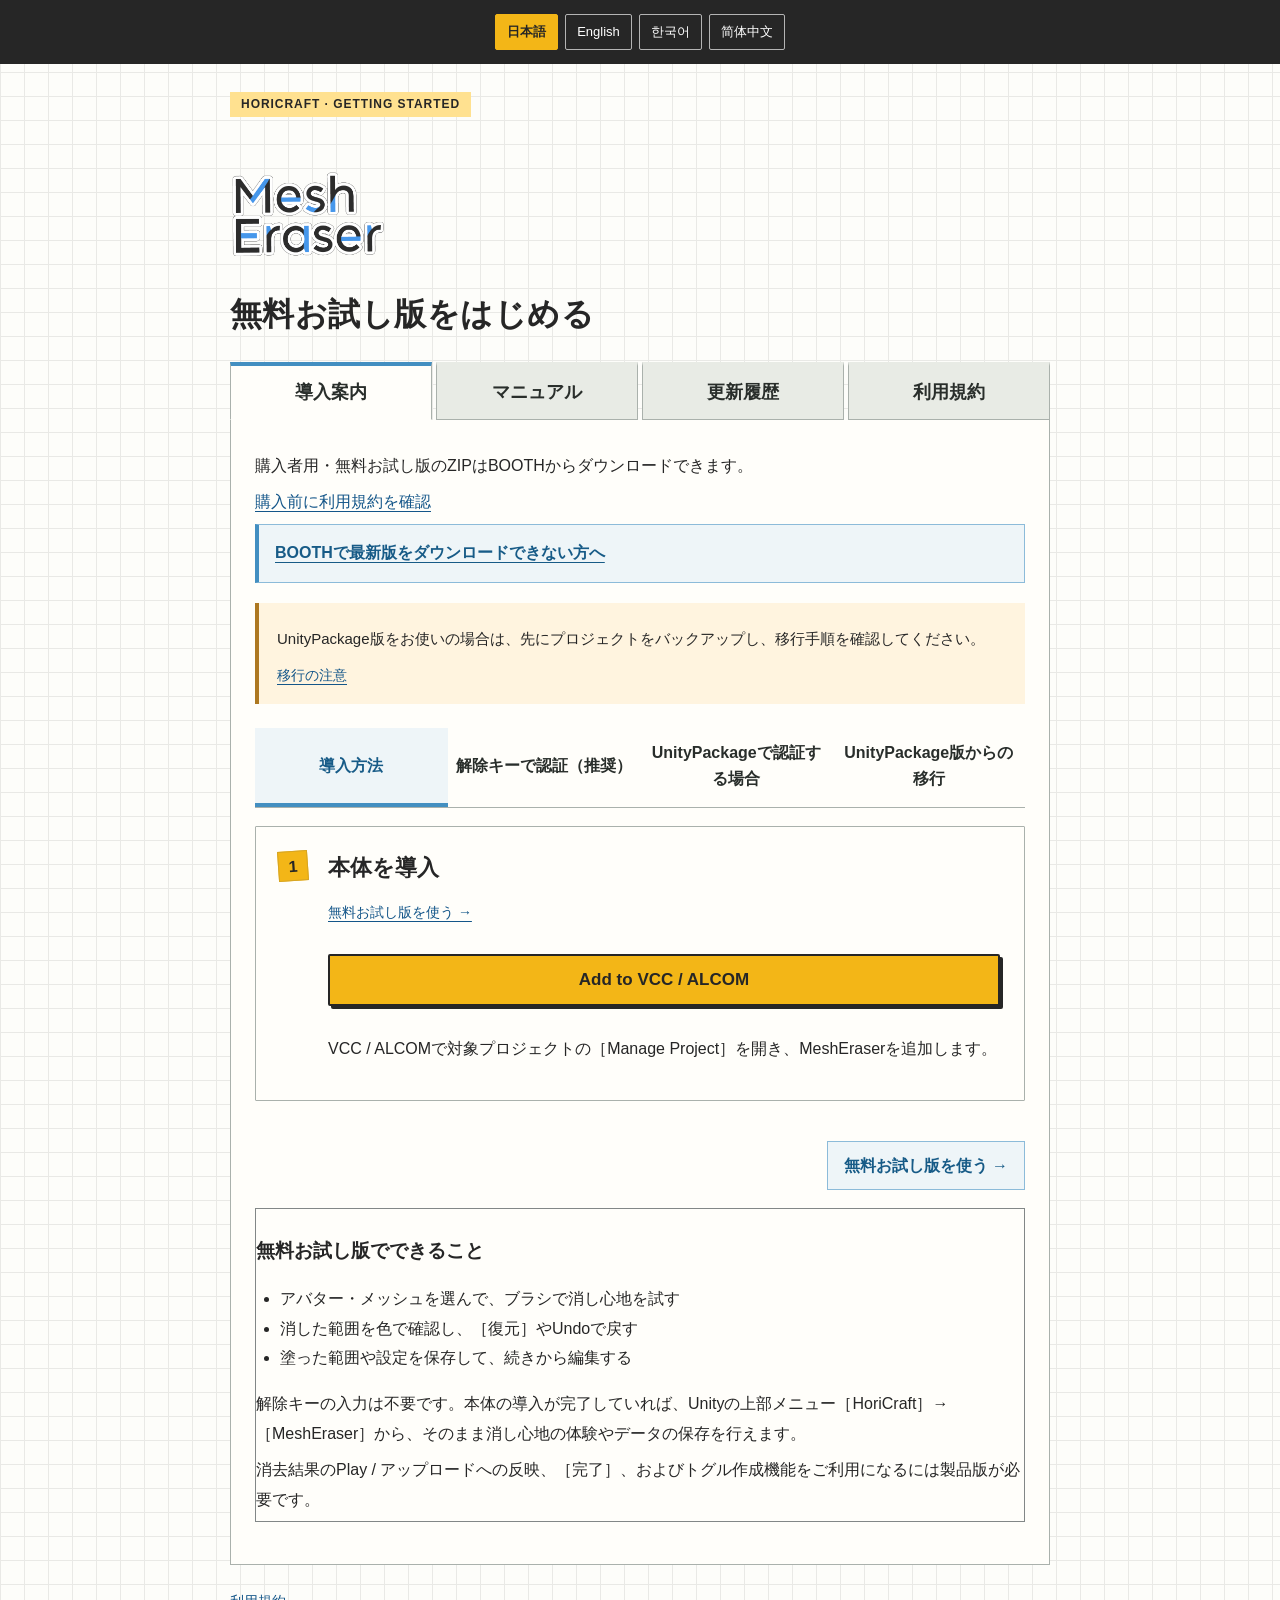
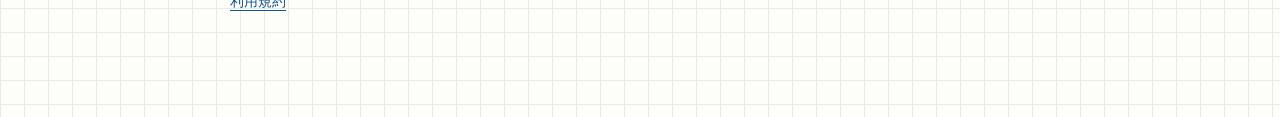
<file: site/mesheraser/index.html>
<!DOCTYPE html>
<html lang="ja"><head><meta charset="utf-8"><meta name="viewport" content="width=device-width,initial-scale=1"><meta name="robots" content="noindex"><title>MeshEraser | 導入案内・マニュアル</title><style>:root { --bg:#f5f7f5; --panel:#fff; --ink:#23382f; --muted:#5a6e60; --accent:#1a674f; --line:#dbe4dd; }
* { box-sizing:border-box; }
body { margin:0; background:var(--bg); color:var(--ink); font:16px/1.7 "Segoe UI","Yu Gothic UI","Meiryo","Malgun Gothic","Microsoft YaHei",sans-serif; }
main { max-width:780px; margin:32px auto; padding:0 22px; }
.language-target { position:absolute; top:0; left:0; }
header { margin-bottom:24px; }
.brand { font-size:12px; letter-spacing:.14em; color:#537061; }
h1 { margin:4px 0 12px; font-size:30px; line-height:1.4; }
h2 { margin:0 0 9px; font-size:19px; line-height:1.5; }
p { margin:7px 0; }
a { color:#14644e; text-underline-offset:3px; }
nav { display:flex; gap:9px; flex-wrap:wrap; font-size:14px; }
nav a { padding:3px 10px; border:1px solid #d1ddd5; border-radius:6px; text-decoration:none; background:white; min-height:34px; display:flex; align-items:center; }
.i18n { display:none; }
.i18n[lang="ja"] { display:initial; }
.i18n[lang="ko"] { word-break:keep-all; overflow-wrap:anywhere; }
body:has(#lang-en:target) .i18n, body:has(#lang-ko:target) .i18n, body:has(#lang-zh-CN:target) .i18n { display:none; }
body:has(#lang-en:target) .i18n[lang="en"], body:has(#lang-ko:target) .i18n[lang="ko"], body:has(#lang-zh-CN:target) .i18n[lang="zh-CN"] { display:initial; }
body:not(:has(.language-target:target)) nav a[href="#lang-ja"], body:has(#lang-ja:target) nav a[href="#lang-ja"], body:has(#lang-en:target) nav a[href="#lang-en"], body:has(#lang-ko:target) nav a[href="#lang-ko"], body:has(#lang-zh-CN:target) nav a[href="#lang-zh-CN"] { background:#e2eee6; border-color:#8cad99; color:#246449; font-weight:700; }
ol.steps { list-style:none; padding:0; counter-reset:step; margin:0; }
ol.steps>li { counter-increment:step; position:relative; padding:20px 24px 20px 62px; border:1px solid var(--line); border-radius:12px; background:var(--panel); margin:12px 0; }
ol.steps>li:before { content:counter(step); position:absolute; left:21px; top:21px; background:#e2eee6; color:#246449; width:27px; height:27px; line-height:27px; text-align:center; border-radius:50%; font-weight:700; }
button { display:block; width:100%; font:inherit; font-size:18px; font-weight:700; padding:11px 19px; background:var(--accent); color:white; border:1px solid transparent; border-radius:8px; cursor:pointer; min-height:50px; }
button:hover { background:#13543f; }
button:active { transform:translateY(1px); }
button.secondary { color:#14644e; background:#fff; border-color:#d1ddd5; font-size:14px; margin-top:12px; font-weight:600; }
button.secondary:hover { background:#edf3ee; }
a:focus-visible,button:focus-visible,summary:focus-visible { outline:3px solid #bd8734; outline-offset:3px; }
.small, .status { font-size:13px; color:var(--muted); }
.status { margin-top:10px; overflow-wrap:anywhere; }
.status:empty { margin:0; }
.status.ok { color:#14644e; background:#edf5ef; border-left:3px solid #8cad99; border-radius:4px; padding:10px 12px; }
.status.ng { color:#8b3027; background:#fff1ee; border-left:3px solid #c06b5d; border-radius:4px; padding:10px 12px; }
.lead { margin:0 0 14px; }
details { margin-top:14px; border-top:1px solid var(--line); padding-top:12px; }
summary { cursor:pointer; font-weight:600; font-size:14px; }
details p { font-size:14px; }
code { background:#edf2ed; border-radius:3px; padding:1px 4px; overflow-wrap:anywhere; font-size:.9em; }
kbd { border:1px solid #d1ddd5; border-radius:3px; padding:0 4px; font:inherit; white-space:nowrap; }
.links { display:flex; flex-wrap:wrap; gap:9px 20px; margin-top:18px; font-size:14px; }
footer { margin:20px 0 32px; }
.preview-note { color:#8c611d; background:#fff4df; border-left:4px solid #c59138; border-radius:7px; padding:10px 14px; margin:16px 0; font-size:13px; }
@media(max-width:600px) { main { margin:22px auto; padding:0 16px; } h1 { font-size:26px; } ol.steps>li { padding:17px 16px 17px 50px; } ol.steps>li:before { left:14px; top:19px; } button { font-size:17px; padding:11px 12px; } nav { gap:6px; } }
@media(forced-colors:active) { button, nav a { border:1px solid ButtonText; } }

a.install-button {display:flex;justify-content:center;align-items:center;min-height:50px;width:100%;padding:11px 12px;background:var(--accent);color:#fff;border:1px solid var(--accent);border-radius:8px;font-weight:700;text-decoration:none;line-height:1.5;text-align:center;overflow-wrap:anywhere;}
a.install-button:hover {background:#13543f;}
.install-state {background:#fff4df;color:#70501a;border-left:3px solid #ad7821;padding:9px 12px;font-size:14px;margin-top:12px;}
</style><style>/* MeshEraser paper / stationery study. Reference: 修正01, approved 2026-10-13. */
:root{--ink:#262626;--blue:#4a9deb;--link:#145689;--yellow:#f3b617;--paper:#fffefa;--line:#d7d7d1;--main:#145689;--main-lt:#edf5fc;--accent:#775500;--border:#d8d8d1;--header-h:76px;--sidebar-w:266px}
html{scroll-padding-top:100px}body{color:var(--ink);background-color:#fdfdfa;background-image:linear-gradient(#e9e9e6 1px,transparent 1px),linear-gradient(90deg,#e9e9e6 1px,transparent 1px);background-size:24px 24px;font-family:"Segoe UI","Yu Gothic","Meiryo","Microsoft YaHei","Malgun Gothic",sans-serif;line-height:1.85;margin:0;min-width:0}
*,*::before,*::after{box-sizing:border-box}a{color:var(--link);text-underline-offset:4px;overflow-wrap:anywhere}a:hover{text-decoration-thickness:2px}button,a,summary{-webkit-tap-highlight-color:transparent}a:focus-visible,button:focus-visible,summary:focus-visible,input:focus-visible,textarea:focus-visible{outline:3px solid #115da4!important;outline-offset:5px!important;box-shadow:0 0 0 7px #fff!important}button{font:inherit;cursor:pointer}p,li,h1,h2,h3,h4,td,th,code{overflow-wrap:anywhere}code{white-space:normal;word-break:break-word;background:#f0f3f4;color:#244c6e;border:1px solid #c6d2da;border-radius:2px}strong,b{font-weight:750}
body>header{background:var(--ink)!important;color:#fff;display:flex;align-items:center;justify-content:space-between;gap:18px;padding:15px max(24px,calc((100vw - 1120px)/2))!important;margin:0!important;border:0!important;box-shadow:none!important;min-height:76px;height:auto}
body>header .brand{color:#fff;font-size:12px;letter-spacing:.12em;line-height:1.65;font-weight:700}body>header nav{display:flex;flex-wrap:wrap;gap:7px}body>header nav a,body>header a.lang{font-size:13px;line-height:1.5;display:inline-block;color:#fff;background:transparent;border:1px solid #b4b4b4;border-radius:2px;padding:7px 11px;min-height:36px;text-decoration:none;margin:0}body>header nav a:hover,body>header a.lang:hover{background:#fff;color:var(--ink)}body>header a:focus-visible{outline-color:var(--yellow)!important;box-shadow:none!important}body>header .ver,body>header .author{opacity:1;color:#e3e3e3}
.guide-page main,.preview-page main{max-width:1080px;margin:0 auto;padding:34px 30px 70px}.guide-page main>.brand{margin-top:22px}.poster-hero{display:grid;grid-template-columns:1fr 400px;align-items:center;gap:20px;position:relative;min-height:365px;margin:0 0 38px;padding:8px 0 24px;border-bottom:3px solid var(--ink);isolation:isolate}.poster-heading{position:relative;min-width:0}.poster-wordmark{font-family:"Arial Black","Segoe UI",sans-serif;font-weight:950;font-size:76px;letter-spacing:-5px;line-height:.98;display:block;margin:0 0 26px;position:relative;z-index:1}.poster-wordmark span{display:block;width:max-content;max-width:100%;position:relative;text-shadow:2px 2px 0 #fff}.poster-wordmark span::after{content:"";position:absolute;z-index:-1;bottom:3px;left:2px;width:64%;height:15px;background:var(--blue)}.poster-wordmark span:last-child::after{left:35%;width:65%;background:var(--yellow)}.poster-hero h1{font-size:clamp(25px,3.1vw,37px);line-height:1.45;font-weight:850;letter-spacing:.015em;margin:0;max-width:640px}.poster-kicker{display:inline-block;margin:0 0 18px!important;padding:3px 11px;background:#ffe190;color:var(--ink);font-size:12px;line-height:1.6;letter-spacing:.08em;font-weight:750}
.poster-visual{position:relative;width:100%;height:320px;align-self:center;overflow:visible}.poster-card{position:absolute;width:178px;background:#fff;padding:9px 9px 7px;border:1px solid #949494;box-shadow:7px 9px 0 #26262616;margin:0;top:64px;left:7px;transform:rotate(-8deg);z-index:1}.poster-card.after{left:177px;top:49px;transform:rotate(8deg);z-index:2}.poster-photo{display:block;width:100%;height:189px;overflow:hidden;background:#f2ce68}.poster-photo svg{width:100%;height:100%;display:block}.poster-card figcaption{font-size:11px;letter-spacing:.15em;font-weight:850;line-height:1.6;text-align:center;margin-top:5px;color:var(--ink)}.poster-card::before{content:"";position:absolute;top:-12px;left:35px;width:111px;height:27px;transform:rotate(4deg);background:#4a9debdd;z-index:3}.poster-card.after::before{background:#ffc126e8;transform:rotate(-9deg);left:31px}.poster-stationery{width:130px;height:77px;position:absolute;right:26px;top:-14px;z-index:3;transform:rotate(-17deg)}.poster-pencil{position:absolute;width:196px;height:30px;left:-41px;bottom:12px;transform:rotate(-18deg);z-index:4}.poster-arrow{position:absolute;left:151px;top:4px;z-index:4;width:68px;height:70px;transform:rotate(15deg)}
.guide-page h2,.preview-page h2{font-weight:800;color:var(--ink);line-height:1.55}.guide-page ol.steps,.preview-page ol.steps{margin:30px 0;display:grid;gap:23px}.guide-page ol.steps>li,.preview-page ol.steps>li{background:var(--paper);border:1px solid #a9aba9;border-radius:1px;box-shadow:5px 5px 0 #deded780;padding:27px 30px 26px 83px;margin:0}.guide-page ol.steps>li::before,.preview-page ol.steps>li::before{width:37px;height:37px;line-height:37px;left:26px;top:26px;background:var(--yellow);color:var(--ink);border-radius:0;font-size:20px;font-weight:900;transform:rotate(-4deg);border:1px solid #d6a524}.guide-page ol.steps>li:nth-child(even)::before,.preview-page ol.steps>li:nth-child(even)::before{background:var(--blue);border-color:#388bda}.guide-page ol.steps>li h2,.preview-page ol.steps>li h2{font-size:22px;margin:0 0 13px}.guide-page .button,.preview-page button:not(.secondary),.preview-page .install-button,.qs-link{display:inline-flex;align-items:center;justify-content:center;gap:7px;min-height:47px;background:var(--yellow)!important;color:var(--ink)!important;border:2px solid var(--ink)!important;border-radius:2px!important;font-size:17px;font-weight:800;padding:11px 20px;text-decoration:none;box-shadow:3px 3px 0 var(--ink);line-height:1.55;max-width:100%;white-space:normal}.guide-page .button:hover,.preview-page button:hover,.preview-page .install-button:hover,.qs-link:hover{background:#ffcf43!important;color:var(--ink)!important}.guide-page .trial-limit{background:#fffdf6;border:1px solid #cfbc86;border-left:7px solid var(--yellow);border-radius:0;padding:17px 21px;line-height:1.8}.guide-page .note{background:#fff5d3;color:#503b0b;border-left:5px solid #c78c04;border-radius:0;padding:16px 21px;margin:20px 0}.guide-page .small,.preview-page .small{color:#555b5e;font-size:14px;line-height:1.8}.guide-page .pending,.preview-page .install-state{color:#6e4a0b;font-size:14px;margin-top:18px}.guide-page details,.preview-page details{border:1px solid #b3b6b6;background:#fffefa;border-radius:0;padding:0;margin:15px 0}.guide-page summary,.preview-page summary{padding:16px 20px;cursor:pointer;font-weight:750;list-style:revert}.guide-page details>p,.preview-page details>p{padding:0 20px 12px}.guide-page details>button,.preview-page details>button{margin:4px 20px 12px}.guide-page .links,.preview-page .links{padding:20px 0 0;border-top:2px solid var(--ink);font-size:14px}.preview-note{background:#fff3c3!important;color:#4a3505!important;border:1px solid #d4b957!important;border-radius:0!important;padding:15px 19px!important}.preview-page .secondary{background:#fff;color:var(--ink);border:2px solid #424242;border-radius:2px;padding:10px 16px;box-shadow:2px 2px 0 #414141;white-space:normal;max-width:calc(100% - 40px)}.preview-page .status.ok{color:#1a573d;background:#edf7ef}.preview-page .status.ng{color:#813022;background:#fff0e8}.preview-page .status{margin-top:15px}.preview-page>header h1{font-size:20px}.preview-page main>footer{color:#4b4b4b}
.manual-page>header{position:sticky;top:0;z-index:100;justify-content:initial;flex-wrap:wrap;gap:10px;padding:13px 26px!important}.manual-page>header .logo{font-size:24px;font-weight:850}.manual-page>header .ver{margin-left:0}.manual-page>header .lang:first-of-type{margin-left:auto}.manual-page>header .author{margin-left:7px}.manual-page .layout{max-width:1450px;margin:0 auto;display:flex;align-items:flex-start}.manual-page .sidebar{margin:28px 0 0 22px;border:1px solid #b2b3ac;background:var(--paper);width:246px;top:98px;padding:18px 0;height:calc(100vh - 124px);box-shadow:4px 4px 0 #deded780}.manual-page .sidebar h2{color:var(--ink);font-size:13px;letter-spacing:.08em;padding:0 18px 10px}.manual-page .sidebar nav ul li a{font-size:13px;line-height:1.55;color:#393f43;padding:7px 16px;border-left:4px solid transparent}.manual-page .sidebar nav ul li.sub a{padding-left:29px;font-size:12px;color:#535a5f}.manual-page .sidebar nav ul li a:hover{color:var(--ink);background:#fff1b7;border-left-color:#d99800}.manual-page .content{min-width:0;max-width:1100px;padding:30px 32px 50px;flex:1}.manual-page .poster-hero{grid-template-columns:1fr 305px;min-height:290px;margin-bottom:38px}.manual-page .poster-wordmark{font-size:59px;letter-spacing:-4px;margin-bottom:22px}.manual-page .poster-visual{height:268px;transform:scale(.8);transform-origin:right center;width:370px;margin-left:-65px}.manual-page .poster-hero h1{font-size:32px}.manual-page section{background:var(--paper);border:1px solid #b9bbb5;box-shadow:5px 5px 0 #deded780;border-radius:0;padding:27px 30px 25px;margin-bottom:30px;scroll-margin-top:105px}.manual-page section h2{font-size:24px;color:var(--ink);line-height:1.5;border-bottom:2px solid var(--ink);padding-bottom:14px;gap:12px;font-weight:850;flex-wrap:wrap}.manual-page section h2 .sec-num{background:var(--yellow);color:var(--ink);border-radius:0;transform:rotate(-4deg);width:34px;height:34px;font-weight:850}.manual-page section:nth-of-type(even) h2 .sec-num{background:var(--blue)}.manual-page section h3{color:var(--ink);border-left:5px solid var(--blue);scroll-margin-top:105px;line-height:1.6}.manual-page section h4{color:var(--ink)}.manual-page .quickstart{border-top:8px solid var(--yellow);background:var(--paper)}.manual-page .quickstart h2{color:var(--ink);border-color:var(--ink);font-size:24px;line-height:1.55;gap:10px}.manual-page .quickstart .qs-badge{background:#ffe9aa;color:#423407;border-radius:0;font-size:12px}.manual-page .qs-step{background:#fff;border:0;border-bottom:1px solid #d5d5d0;border-radius:0;padding:16px 0;gap:16px}.manual-page .qs-num,.manual-page .step-num{border-radius:0;color:var(--ink);background:#b8dcf9;font-weight:850}.manual-page .qs-text{min-width:0}.manual-page .qs-text span{color:#42474b;opacity:1;font-size:14px}.manual-page .qs-text strong{font-size:17px;color:var(--ink)}.manual-page .qs-text code{color:#244c6e;background:#f0f3f4;border-color:#c6d2da}.manual-page .quickstart .qs-note{background:#fff4cf;color:#503b0b;border-left:4px solid #c78c04;border-radius:0;font-size:14px}.manual-page .steps .step{border-radius:0;background:#f6f6f1;border-color:#dadbd3;gap:14px}.manual-page .step-body,.manual-page .callout-content{min-width:0}.manual-page .callout{border-radius:0;font-size:14px}.manual-page .callout.hint{background:#edf5fc;color:#264d6b;border-color:#347fb5}.manual-page .callout.warn{background:#fff4cf;color:#60430c;border-color:#c78c04}.manual-page .feature-grid{grid-template-columns:repeat(2,minmax(0,1fr))}.manual-page .feature-item{border-radius:0;background:#f3f3ea;color:#303b3a;border-bottom:2px solid #d7d9c9}.manual-page .feature-item::before{color:#406e38}.manual-page .settings-table{font-size:14px;table-layout:fixed}.manual-page .settings-table th{background:#303437;color:#fff;padding:11px 12px}.manual-page .settings-table td{padding:11px 12px;border-color:#d4d7d3}.manual-page .settings-table td:first-child{white-space:normal}.manual-page .settings-table tr:nth-child(even) td{background:#f4f4ee}.manual-page .faq-item{border-radius:0;border-color:#bfc2bd}.manual-page .faq-q{background:#ffedaf;color:#3c310f}.manual-page .faq-a{border-color:#d5d6cc;background:#fff}.manual-page footer{color:#555b5e}.poster-mobile-toc{display:none}.poster-back{font-size:13px;margin:8px 0 25px!important}.poster-back a{color:var(--link)}
.review-page main{max-width:1120px;margin:auto;padding:35px 28px 70px}.review-page h1{font-size:36px;line-height:1.4;font-weight:850;margin:0 0 22px}.review-page .review-label{display:inline-block;padding:5px 13px;background:var(--yellow);font-size:13px;font-weight:750;margin:0 0 15px}.review-page .review-note{background:var(--paper);border:1px solid #b5b8b2;padding:20px 24px;max-width:850px;margin:24px 0}.review-page .review-links{display:grid;grid-template-columns:repeat(2,minmax(0,1fr));gap:22px;margin-top:30px}.review-page .review-card{background:var(--paper);border:1px solid #a2a5a2;border-top:7px solid var(--yellow);padding:24px;box-shadow:5px 5px 0 #d9d9d270}.review-page .review-card:nth-child(even){border-top-color:var(--blue)}.review-page .review-card h2{font-size:23px;margin:0 0 15px}.review-page .review-card a{display:inline-block;margin:4px 14px 4px 0}.review-page .review-card p{font-size:14px;color:#525252;margin:5px 0}.review-page .review-actions a{display:inline-block;padding:12px 22px;margin:0 16px 14px 0;background:var(--yellow);color:var(--ink);border:2px solid var(--ink);box-shadow:3px 3px 0 var(--ink);font-weight:800;text-decoration:none}.review-page .review-reference{max-width:360px;margin:25px 0}.review-page .review-reference img{display:block;width:100%;border:1px solid #b7b7b0}.review-page details{padding:15px 20px;background:var(--paper);border:1px solid #bbb;margin-top:28px}.review-page summary{cursor:pointer;font-weight:750}
@media(max-width:1000px){.manual-page .poster-hero{grid-template-columns:1fr 235px}.manual-page .poster-wordmark{font-size:50px}.manual-page .poster-visual{transform:scale(.64);margin-left:-135px}.manual-page .content{padding:24px}.manual-page section{padding:23px}.manual-page .sidebar{width:218px;--sidebar-w:218px;margin-left:14px}.manual-page .feature-grid{grid-template-columns:1fr}}
@media(max-width:760px){body>header{padding:15px 20px!important;align-items:flex-start;flex-direction:column;gap:11px;min-height:0}.guide-page main,.preview-page main{padding:26px 20px 50px}.poster-hero{grid-template-columns:1fr 1fr;gap:6px;min-height:270px;margin-bottom:28px;padding-bottom:25px}.poster-wordmark{font-size:58px;letter-spacing:-4px}.poster-visual{width:370px;margin-left:-120px;height:280px;transform:scale(.65);transform-origin:right center}.poster-hero h1{font-size:27px}.poster-kicker{font-size:10px;padding:3px 7px}.guide-page ol.steps>li,.preview-page ol.steps>li{padding:22px 23px 24px 72px}.guide-page ol.steps>li::before,.preview-page ol.steps>li::before{left:20px;top:22px;width:32px;height:32px;line-height:32px}.guide-page ol.steps>li h2,.preview-page ol.steps>li h2{font-size:20px}.manual-page>header{position:relative;flex-direction:row;align-items:center;padding:14px 18px!important;gap:7px}.manual-page>header .logo{font-size:22px;margin-right:10px}.manual-page>header .ver{margin-right:auto}.manual-page>header .author{width:100%;font-size:12px;margin:0}.manual-page>header .lang:first-of-type{margin-left:0}.manual-page>header a.lang{padding:6px 8px;font-size:12px}.manual-page .sidebar{display:none}.manual-page .layout{display:block}.manual-page .content{padding:24px 20px 45px;max-width:100%}.manual-page .poster-hero{grid-template-columns:1fr 180px;min-height:243px}.manual-page .poster-wordmark{font-size:48px}.manual-page .poster-visual{transform:scale(.53);margin-left:-190px;height:280px}.manual-page .poster-hero h1{font-size:28px}.manual-page section,.manual-page .quickstart{padding:22px 20px;margin-bottom:24px}.manual-page section h2,.manual-page .quickstart h2{font-size:21px}.manual-page .qs-step{gap:12px;padding:16px 0}.manual-page .qs-num{min-width:28px;height:28px;font-size:13px}.manual-page .settings-table th,.manual-page .settings-table td{padding:8px 7px;font-size:13px}.poster-mobile-toc{display:block;border:1px solid #a5a8a1;background:var(--paper);padding:12px 16px;margin:0 0 24px}.poster-mobile-toc summary{font-weight:750;cursor:pointer}.poster-mobile-toc ul{list-style:none;margin:15px 0 0;padding:0}.poster-mobile-toc li a{display:block;padding:6px 0;font-size:14px}.review-page .review-links{grid-template-columns:1fr}.review-page main{padding:26px 20px 45px}.review-page h1{font-size:29px}}
@media(max-width:460px){.poster-hero,.manual-page .poster-hero{display:block;min-height:0}.poster-heading{position:relative;z-index:2}.poster-wordmark,.manual-page .poster-wordmark{font-size:60px;letter-spacing:-4px;line-height:.99;margin-bottom:20px}.poster-wordmark span{display:inline-block}.poster-wordmark span:first-child{margin-right:12px}.poster-wordmark span::after{height:10px}.poster-wordmark span:last-child::after{left:25%;width:75%}.poster-hero h1,.manual-page .poster-hero h1{font-size:29px;line-height:1.4}.poster-visual,.manual-page .poster-visual{position:relative;width:370px;height:250px;margin:-12px auto -25px;transform:scale(.79);transform-origin:top left;left:50%;margin-left:-146px}.poster-card{top:41px}.poster-card.after{top:26px}.poster-stationery{top:-11px;right:20px;width:95px}.poster-pencil{bottom:-20px}.poster-arrow{top:-17px}.poster-kicker{font-size:11px}.guide-page .trial-limit{padding:15px 16px;font-size:14px}.guide-page ol.steps>li,.preview-page ol.steps>li{padding:21px 18px 23px;box-shadow:3px 3px 0 #deded780}.guide-page ol.steps>li::before,.preview-page ol.steps>li::before{position:static;display:inline-block;margin-bottom:14px}.guide-page .note{font-size:14px;padding:15px 16px}.guide-page details,.preview-page details{font-size:14px}.manual-page .poster-hero{margin-bottom:25px}.manual-page section,.manual-page .quickstart{padding:21px 16px}.manual-page .callout{padding:13px 12px;gap:9px}.manual-page .steps .step{padding:11px 9px;gap:10px}.manual-page .step-num{min-width:24px;height:24px;font-size:12px}.manual-page .qs-text strong{font-size:16px}.manual-page .settings-table{font-size:12px}.manual-page .settings-table th,.manual-page .settings-table td{padding:7px 5px;font-size:12px}.manual-page .poster-back{font-size:12px}}
.poster-pencil{bottom:-10px;left:-45px;width:164px;transform:rotate(-12deg)}
.guide-page>header:has(h1){flex-wrap:wrap}.guide-page>header>h1{flex-basis:100%;order:2;color:#fff;font-size:clamp(23px,3vw,32px);line-height:1.5;margin:0}.guide-page>header>a{color:#fff;font-size:14px}
body:not(:has(.language-target:target))>header nav a[href="#lang-ja"],body:has(#lang-ja:target)>header nav a[href="#lang-ja"],body:has(#lang-en:target)>header nav a[href="#lang-en"],body:has(#lang-ko:target)>header nav a[href="#lang-ko"],body:has(#lang-zh-CN:target)>header nav a[href="#lang-zh-CN"]{background:var(--yellow)!important;color:var(--ink)!important;border-color:var(--yellow)!important;font-weight:800}
.manual-page .step-body strong,.manual-page .callout-content strong,.manual-page .qs-text strong{display:inline}.manual-page .step-body>strong:first-child,.manual-page .callout-content>strong:first-child,.manual-page .qs-text>strong:first-child{display:block}
@media(max-width:460px){.poster-pencil{bottom:-24px;left:-23px;width:157px;transform:rotate(-10deg)}}
@media(prefers-reduced-motion:reduce){html{scroll-behavior:auto}*{transition:none!important}}
@media print{body{background:#fff!important;color:#000}.poster-visual,.poster-mobile-toc,.poster-back,body>header nav{display:none!important}.poster-hero,.manual-page .poster-hero{display:block;min-height:0;margin-bottom:20px}.poster-wordmark,.manual-page .poster-wordmark{font-size:32px}.manual-page>header{position:static}.manual-page .layout{display:block}.manual-page .sidebar{display:none}.manual-page .content{max-width:100%;padding:0}.manual-page section{box-shadow:none;break-inside:auto}.guide-page main,.preview-page main{padding:0;max-width:100%}a{color:#000}}

/* 2026-10-14 owner review: remove only the hero visual; retain the temporary wordmark. */
.poster-hero,.manual-page .poster-hero{display:block;grid-template-columns:none;min-height:0;padding:8px 0 24px;margin-bottom:28px}
.poster-hero .poster-heading{width:100%}
.legacy-auth{margin-top:18px;padding:16px;border:1px solid var(--ink);background:#fffefa}
.legacy-auth ol{padding-left:1.4em}
.legacy-auth li{margin:10px 0;overflow-wrap:anywhere}
.legacy-auth summary{line-height:1.6}

/* 2026-10-18: official logo bytes are immutable; display the complete image. */
.poster-logo{display:block;width:300px;max-width:100%;height:auto;margin:0 0 22px;padding:0;border:0;border-radius:0;box-shadow:none;background:none;transform:none;filter:none;opacity:1;mix-blend-mode:normal;object-fit:contain}
.manual-page .poster-logo{width:260px}
@media(max-width:600px){.poster-logo,.manual-page .poster-logo{width:240px;max-width:100%;height:auto}}
@media print{.poster-logo,.manual-page .poster-logo{width:180px;max-width:100%;height:auto}}
</style><style>body[data-language] .i18n {display:none!important}
body[data-language="ja"] .i18n[lang="ja"],body[data-language="en"] .i18n[lang="en"],body[data-language="ko"] .i18n[lang="ko"],body[data-language="zh-CN"] .i18n[lang="zh-CN"]{display:initial!important}
.doc-panel[hidden]{display:none!important}
.help-links{margin:28px 0;gap:12px}
.help-links a{border-radius:0;border-color:#6e7070;min-height:44px;padding:10px 16px;background:#fff}
.preview-page .help-section{margin:18px 0;border:1px solid #828787;background:#fffefa}
.preview-page .help-section>summary{font-size:19px;padding:20px;font-weight:800}
.help-section>.doc-panel{padding:8px 24px 28px}
.help-section h2{margin:26px 0 14px;font-size:23px}
.help-section h3{margin:24px 0 10px;font-size:19px}
.help-section p,.help-section li{font-size:16px;line-height:1.85;overflow-wrap:anywhere}
.help-section ul,.help-section ol:not(.steps){padding-left:24px}
.manual-content section{margin:34px 0;padding-top:12px;border-top:2px solid #4b5151;scroll-margin-top:24px}
.manual-content section>h2{display:flex;gap:10px;align-items:baseline}
.manual-content .sec-num{font-size:16px;background:#ffca31;color:#292929;padding:2px 8px;flex-shrink:0}
.manual-content .manual-toc{display:block;background:#f3f3ed;padding:14px 20px;border:1px solid #c6cac7}
.manual-content .manual-toc ul{margin:0;columns:2;column-gap:24px;list-style:none;padding:0}
.manual-content .manual-toc a{display:block;background:none;border:0;padding:5px 0;font-size:14px;min-height:32px}
.manual-content .manual-toc .sub{padding-left:14px}
.manual-content .feature-grid{display:grid;grid-template-columns:repeat(2,minmax(0,1fr));gap:12px;margin:18px 0}
.manual-content .feature-item{padding:16px;border:1px solid #c7cbc8;background:#fff}
.manual-content .callout{display:flex;gap:12px;padding:18px;margin:20px 0;background:#eef5f8;border-left:5px solid #438fc1}
.manual-content .callout.warn{background:#fff2d4;border-color:#cc940d}
.manual-content .callout-content{min-width:0}
.manual-content .icon{flex-shrink:0}
.manual-content .settings-table{width:100%;border-collapse:collapse;table-layout:fixed;margin:16px 0}
.manual-content .settings-table th,.manual-content .settings-table td{border:1px solid #c5c9c6;padding:12px;text-align:left;overflow-wrap:anywhere;vertical-align:top}
.manual-content .settings-table th{background:#eceee8}
.manual-content .settings-table td{background:#fff}
.manual-content .step,.manual-content .qs-step{display:flex;gap:14px;margin:18px 0;padding:18px;background:#f4f4ed;border:1px solid #d3d5cf}
.manual-content .step-num,.manual-content .qs-num{display:grid;place-items:center;background:#ffca31;color:#292929;min-width:32px;height:32px;font-weight:800}
.manual-content .step-body,.manual-content .qs-text{min-width:0}
.manual-content .qs-steps{padding:0;list-style:none}
.manual-content .qs-badge{font-size:13px;display:inline-block;background:#ffedab;padding:3px 8px;margin-left:8px}
.manual-content .qs-note{font-size:14px;color:#5a5d59}
.manual-content .faq-item{padding:18px 0;border-bottom:1px solid #cbd0cc}
.manual-content .faq-q{font-weight:800;margin-bottom:8px}
.manual-content footer{font-size:13px;border-top:1px solid #bbb;padding-top:18px}
.guide-content .note,.migration-content .note,.trial-note{padding:16px;background:#fff0c4;border-left:5px solid #c78c04;margin:18px 0}
.guide-content .trial-limit{padding:16px;border:1px solid #c7cbc8;background:#f4f4ed}
.guide-content .button{display:inline-flex;min-height:44px;align-items:center;padding:10px 18px;background:#ffca31;color:#222;border:2px solid #303434;text-decoration:none;font-weight:800}
.help-section pre{white-space:pre-wrap;overflow-wrap:anywhere;max-width:100%}
.help-section .pending{color:#76520e}
.doc-panel details>ol{padding:0 28px 14px 42px}
@media(max-width:600px){.help-section>.doc-panel{padding:4px 14px 20px}.preview-page .help-section>summary{font-size:17px;padding:17px 14px}.help-section p,.help-section li{font-size:14px}.help-section h2{font-size:20px}.manual-content .manual-toc ul{columns:1}.manual-content .feature-grid{grid-template-columns:1fr}.manual-content .settings-table th,.manual-content .settings-table td{padding:7px;font-size:13px}.manual-content .step,.manual-content .qs-step{padding:12px;gap:9px}.manual-content .callout{padding:12px;gap:8px}.help-links a{font-size:13px}}
@media print{.help-section>.doc-panel[hidden]{display:none!important}.help-links{display:none}}
</style><style id="terms-inline-style">#terms pre{white-space:pre-wrap;overflow-wrap:anywhere;font:inherit;line-height:1.85}</style><style>
    .migration-warning{padding:16px 18px;margin:16px 0;background:#fff4df;border-left:4px solid #ad7821;border-radius:7px}
    .migration-warning h3{margin:0 0 8px;font-size:17px}.migration-warning p{font-size:14px}
    ol.procedure{padding-left:24px;margin:12px 0}ol.procedure>li{margin:10px 0;overflow-wrap:anywhere}
    ol.procedure button{margin-top:10px}#guide .guide-content>h2{margin-top:26px}
    </style><style>
body.buyer-flow>header{min-height:0;padding:14px 24px!important;justify-content:center}
body.buyer-flow>header nav{justify-content:center}
body.buyer-flow main{max-width:880px;padding-top:24px}
.buyer-flow .poster-hero{display:flex;align-items:center;gap:24px;margin:0 0 16px;padding:0;min-height:0;border:0}
.buyer-flow .poster-logo{width:156px;max-width:36%;height:auto;flex-shrink:0;margin:0}
.buyer-flow .poster-hero h1{margin:0;font-size:32px;line-height:1.45}
.buyer-flow .migration-warning{padding:14px 18px;margin:12px 0 22px;border-radius:0}
.buyer-flow .migration-warning p{font-size:15px;margin:8px 0}
.buyer-flow .migration-warning a{font-size:14px}
.buyer-flow ol.setup-flow{margin:0 0 28px;padding:0;list-style:none}
.buyer-flow ol.setup-flow>li{padding:24px 24px 24px 72px;margin:18px 0;border:1px solid #aab1ac;box-shadow:none;min-width:0}
.buyer-flow ol.setup-flow>li:before{position:absolute;left:22px;top:24px;display:block;margin:0;width:30px;height:30px;line-height:30px;font-size:16px}
.buyer-flow ol.setup-flow>li h2{font-size:22px;margin:0 0 16px;line-height:1.5}
.buyer-flow ol.setup-flow>li p{margin:12px 0}
.buyer-flow .skip-step{font-size:14px}
.buyer-flow .menu-path{display:flex;flex-wrap:wrap;gap:8px 12px;align-items:center;font-weight:700;background:#f2f3ee;padding:12px 14px}
.buyer-flow .setup-flow .install-button,.buyer-flow .setup-flow #copy{margin:16px 0;min-height:48px}
.buyer-flow .paste-step{padding-top:8px}
.buyer-flow .activation-success{border-left:3px solid #6b8b74;padding-left:14px;margin-top:20px}
.buyer-flow .setup-flow details{margin-top:20px;padding-top:16px}
.buyer-flow .setup-flow summary{font-size:15px;min-height:36px}
.buyer-flow .setup-flow details p{font-size:14px}
.buyer-flow .help-section>summary{font-size:17px!important;padding:16px 20px!important}
.buyer-flow .previous-buyers{background:none;border:0;padding:0}
@media(max-width:600px){body.buyer-flow>header{padding:12px 16px!important}.buyer-flow main{padding:18px 16px 40px}.buyer-flow .poster-hero{gap:14px}.buyer-flow .poster-logo{width:112px}.buyer-flow .poster-hero h1{font-size:25px}.buyer-flow ol.setup-flow>li{padding:20px 16px 20px 56px}.buyer-flow ol.setup-flow>li:before{left:16px;top:21px;width:26px;height:26px;line-height:26px}.buyer-flow ol.setup-flow>li h2{font-size:19px}.buyer-flow .migration-warning{padding:12px 14px}.buyer-flow .migration-warning p{font-size:14px}}
</style><style>
.buyer-flow>.buyer-notice{margin:0;padding:10px 20px;background:#fff0c4;border-bottom:1px solid #c9aa51;color:#292929;text-align:center}
.buyer-flow>.buyer-notice p{margin:0;font-size:14px;line-height:1.7;color:inherit}
.buyer-flow .usage-overview{margin:34px 0 18px;padding-top:26px;border-top:1px solid #aab1ac}
.buyer-flow .usage-overview>h2{font-size:23px;margin:0 0 16px}
.buyer-flow .usage-steps{display:grid;grid-template-columns:repeat(3,minmax(0,1fr));gap:14px;padding:0;margin:0;list-style:none}
.buyer-flow .usage-steps>li{background:#fffefa;border:1px solid #c5cbc6;padding:16px;min-width:0}
.buyer-flow .usage-steps h3{font-size:18px;margin:0 0 10px;line-height:1.5}
.buyer-flow .usage-steps p{font-size:15px;line-height:1.85;margin:0;overflow-wrap:anywhere}
@media(max-width:600px){.buyer-flow>.buyer-notice{padding:10px 16px;text-align:left}.buyer-flow .usage-steps{grid-template-columns:1fr}.buyer-flow .usage-overview>h2{font-size:21px}}
</style><style id="help-tabs-style">.buyer-flow #help-tabs{margin:24px 0}
.buyer-flow #help-tabs [role="tablist"]{display:grid;grid-template-columns:repeat(2,minmax(0,1fr));gap:4px;align-items:stretch}
.buyer-flow #help-tabs #install-tabs>[role="tablist"]{grid-template-columns:repeat(3,minmax(0,1fr));gap:0;border-bottom:1px solid #aab1ac;margin:24px 0 0}
.buyer-flow #help-tabs [role="tablist"][hidden],.buyer-flow #help-tabs [data-tab-panel][hidden]{display:none!important}
.buyer-flow #help-tabs [role="tab"]{display:block;width:100%;min-width:0;min-height:58px;margin:0;padding:12px 10px!important;border:1px solid #aab1ac!important;border-top:4px solid transparent!important;border-bottom:1px solid #aab1ac!important;border-radius:0!important;background:#e8ebe5!important;color:#292e2b!important;font-family:inherit!important;font-size:18px!important;font-weight:600!important;line-height:1.6!important;overflow-wrap:anywhere;transform:none!important;text-align:center;box-shadow:none!important}
.buyer-flow #help-tabs [role="tab"]:hover{background:#f1f3ee!important}
.buyer-flow #help-tabs [role="tab"][aria-selected="true"]{background:#fffefa!important;border-top-color:#438fc1!important;border-bottom-color:#fffefa!important;font-weight:800!important}
.buyer-flow #help-tabs [role="tab"]:focus-visible{position:relative;z-index:1;outline:3px solid #bd8734;outline-offset:2px}
.buyer-flow #help-tabs>.primary-panel{margin:0;padding:24px;border:1px solid #aab1ac;border-top:0;background:#fffefa;min-width:0}
.buyer-flow #help-tabs #install-tabs>[role="tablist"]>[role="tab"]{background:transparent!important;border:0!important;border-bottom:4px solid transparent!important;font-size:16px!important;padding:12px 8px!important;min-height:54px}
.buyer-flow #help-tabs #install-tabs>[role="tablist"]>[role="tab"][aria-selected="true"]{border-bottom-color:#438fc1!important;color:#175b87!important;background:#eef5f8!important}
.buyer-flow #help-tabs #install-tabs>[role="tablist"]>[role="tab"]:hover{background:#f1f3ee!important}
.buyer-flow #help-tabs .sub-panel{margin:0;padding:24px 0 0;border:0;background:none;min-width:0}
.buyer-flow #help-tabs .sub-panel>.help-panel-heading{font-size:22px;margin:0 0 16px;padding:0}
.buyer-flow #help-tabs .sub-panel>.doc-panel{padding:0}
.buyer-flow #help-tabs #install-method{padding-top:0}
.buyer-flow #help-tabs ol.setup-flow{margin-bottom:0}
.buyer-flow #help-tabs .previous-purchase-help{margin:0 0 20px;padding:14px 16px;border:1px solid #8cbbd9;border-left:4px solid #438fc1;background:#eef5f8}
.buyer-flow #help-tabs .previous-purchase-help p{margin:0;font-size:16px;line-height:1.8}
.buyer-flow #help-tabs .previous-purchase-help a{font-weight:750;color:#175b87;text-underline-offset:4px;overflow-wrap:anywhere}
.buyer-flow #help-tabs #before-install{margin:0 0 24px}
.buyer-flow #help-tabs #usage{margin:0 0 30px;padding:0;border:0}
.buyer-flow #help-tabs #usage .usage-steps{grid-template-columns:repeat(3,minmax(0,1fr))}
.buyer-flow #help-tabs #manual{margin:0;padding:24px 0 0;border:0;border-top:1px solid #aab1ac;background:none}
.buyer-flow #help-tabs #manual>.help-panel-heading{margin:0 0 16px;padding:0;font-size:22px}
.buyer-flow #help-tabs #manual>.doc-panel{padding:0}
@media(max-width:600px){.buyer-flow #help-tabs>.primary-panel{padding:20px 14px}.buyer-flow #help-tabs [role="tab"]{font-size:17px!important;padding:10px 6px!important;min-height:56px}.buyer-flow #help-tabs #install-tabs>[role="tablist"]>[role="tab"]{font-size:14px!important;padding:10px 5px!important}.buyer-flow #help-tabs .previous-purchase-help{padding:12px}.buyer-flow #help-tabs .previous-purchase-help p{font-size:14px}.buyer-flow #help-tabs .sub-panel>.help-panel-heading,.buyer-flow #help-tabs #manual>.help-panel-heading{font-size:19px}.buyer-flow #help-tabs #usage .usage-steps{grid-template-columns:1fr}}
@media(max-width:360px){.buyer-flow #help-tabs>.primary-panel{padding:18px 12px}.buyer-flow #help-tabs #install-tabs>[role="tablist"]>[role="tab"]{font-size:13px!important;padding:9px 4px!important}}
@media(forced-colors:active){.buyer-flow #help-tabs [role="tab"]{border-color:ButtonText!important}.buyer-flow #help-tabs [role="tab"][aria-selected="true"]{color:Highlight!important;border-top-color:Highlight!important}.buyer-flow #help-tabs #install-tabs>[role="tablist"]>[role="tab"][aria-selected="true"]{border-bottom-color:Highlight!important}}
@media print{.buyer-flow #help-tabs [role="tablist"]{display:none!important}.buyer-flow #help-tabs [data-tab-panel][hidden]{display:block!important}.buyer-flow #help-tabs>.primary-panel{border:0;padding:0;margin-top:24px}.buyer-flow #help-tabs .sub-panel{margin-top:24px}}

.tabset-label{position:absolute;width:1px;height:1px;padding:0;margin:-1px;overflow:hidden;clip-path:inset(50%);white-space:nowrap;border:0}

.buyer-flow #help-tabs>[role="tablist"]{grid-template-columns:repeat(3,minmax(0,1fr))}
.buyer-flow #help-tabs #terms>.help-panel-heading{margin:0 0 20px;padding:0;font-size:22px;line-height:1.6}
@media(max-width:600px){.buyer-flow #help-tabs #terms>.help-panel-heading{font-size:19px}}
@media(max-width:360px){.buyer-flow #help-tabs>[role="tablist"]>[role="tab"]{font-size:16px!important;padding:9px 4px!important}}

.buyer-flow #help-tabs #install-tabs>[role="tablist"]{grid-template-columns:repeat(4,minmax(0,1fr))}
.buyer-flow #help-tabs #key-auth{padding-top:0}
.buyer-flow #help-tabs .next-auth{margin:22px 0 0;text-align:right}
.buyer-flow #help-tabs .next-auth a{display:inline-flex;align-items:center;justify-content:center;min-height:44px;padding:10px 16px;background:#eef5f8;border:1px solid #8cbbd9;color:#175b87;font-weight:750;text-decoration:none;line-height:1.7}
@media(max-width:760px){.buyer-flow #help-tabs #install-tabs>[role="tablist"]{grid-template-columns:repeat(2,minmax(0,1fr))}.buyer-flow #help-tabs .next-auth a{width:100%}}

.buyer-flow #help-tabs .tab-recommendation{white-space:nowrap}

.buyer-flow #help-tabs>[role="tablist"]{grid-template-columns:repeat(4,minmax(0,1fr))}
.buyer-flow #help-tabs #changelog>.doc-panel{padding:0}
.buyer-flow #help-tabs .release-entry>h2{margin:0 0 24px;padding:0;font-size:24px;line-height:1.5}
.buyer-flow #help-tabs .release-group{margin:28px 0 0;padding:0;border:0;background:none;box-shadow:none}
.buyer-flow #help-tabs .release-group>h3{margin:0 0 14px;font-size:19px;line-height:1.6}
.buyer-flow #help-tabs .release-group>ul{margin:0;padding-left:1.4em}
.buyer-flow #help-tabs .release-group li{margin:12px 0;font-size:16px;line-height:1.85;overflow-wrap:anywhere}
@media(max-width:600px){.buyer-flow #help-tabs>[role="tablist"]>[role="tab"]{font-size:14px!important;padding:10px 5px!important}.buyer-flow #help-tabs .release-group>h3{font-size:17px}.buyer-flow #help-tabs .release-group li{font-size:14px}}
@media(max-width:360px){.buyer-flow #help-tabs>[role="tablist"]>[role="tab"]{font-size:12px!important;padding:8px 2px!important}}
</style><style id="terms-four-language-style">#terms .terms-language{margin:1.5rem 0}#terms .terms-language[hidden]{display:none!important}@media print{#terms .terms-language[hidden]{display:block!important}}</style></head>
<body class="preview-page buyer-flow" data-language="ja" data-edition="free"><span class="language-target" id="lang-ja"></span><span class="language-target" id="lang-en"></span><span class="language-target" id="lang-ko"></span><span class="language-target" id="lang-zh-CN"></span><header><nav aria-label="Language"><a href="#lang-ja" lang="ja">日本語</a><a href="#lang-en" lang="en">English</a><a href="#lang-ko" lang="ko">한국어</a><a href="#lang-zh-CN" lang="zh-CN">简体中文</a></nav></header><main id="start"><!-- poster addition begin --><div class="poster-hero"><div class="poster-heading"><p class="poster-kicker">HORICRAFT · GETTING STARTED</p><img class="poster-logo" src="[data-uri]" alt="Mesh Eraser" width="600" height="600"><h1><span><span class="i18n" lang="ja">無料お試し版をはじめる</span><span class="i18n" lang="en">Start the free trial</span><span class="i18n" lang="ko">무료 체험판 시작하기</span><span class="i18n" lang="zh-CN">开始免费试用</span></span></h1></div></div><!-- poster addition end -->
<section id="help-tabs" data-tabset="" data-default-panel="introduction"><div role="tablist" aria-labelledby="help-tabs-label" aria-orientation="horizontal" hidden="hidden"><button id="tab-introduction" type="button" role="tab" aria-controls="introduction" aria-selected="true" tabindex="0"><span class="i18n" lang="ja">導入案内</span><span class="i18n" lang="en">Installation</span><span class="i18n" lang="ko">설치 안내</span><span class="i18n" lang="zh-CN">安装指南</span></button><button id="tab-manual-panel" type="button" role="tab" aria-controls="manual-panel" aria-selected="false" tabindex="-1"><span class="i18n" lang="ja">マニュアル</span><span class="i18n" lang="en">Manual</span><span class="i18n" lang="ko">매뉴얼</span><span class="i18n" lang="zh-CN">手册</span></button><button id="tab-changelog" type="button" role="tab" aria-controls="changelog" aria-selected="false" tabindex="-1"><span class="i18n" lang="ja">更新履歴</span><span class="i18n" lang="en">Updates</span><span class="i18n" lang="ko">업데이트</span><span class="i18n" lang="zh-CN">更新记录</span></button><button id="tab-terms" type="button" role="tab" aria-controls="terms" aria-selected="false" tabindex="-1"><span lang="ja" class="i18n">利用規約</span><span lang="en" class="i18n">Terms of use</span><span lang="ko" class="i18n">이용약관</span><span lang="zh-CN" class="i18n">利用条款</span></button></div><span id="help-tabs-label" class="tabset-label"><span class="i18n" lang="ja">導入案内・マニュアル・更新履歴・利用規約</span><span class="i18n" lang="en">Installation, manual, update history and terms of use</span><span class="i18n" lang="ko">설치 안내, 매뉴얼, 업데이트 내역 및 이용약관</span><span class="i18n" lang="zh-CN">安装指南、手册、更新记录与使用条款</span></span><section id="introduction" class="primary-panel" role="tabpanel" aria-labelledby="tab-introduction" data-tab-panel="help-tabs" tabindex="0"><aside class="notice" id="purchase-before-install"><p><span class="i18n" lang="ja">購入者用・無料お試し版のZIPはBOOTHからダウンロードできます。</span><span class="i18n" lang="en">Download purchaser and free-trial ZIPs from BOOTH.</span><span class="i18n" lang="ko">구매자용·무료 체험판 ZIP은 BOOTH에서 다운로드할 수 있습니다.</span><span class="i18n" lang="zh-CN">购买者专用和免费试用版 ZIP 均可从 BOOTH 下载。</span></p><p><a href="terms.html#lang-ja" class="i18n" lang="ja">購入前に利用規約を確認</a><a href="terms.html#lang-en" class="i18n" lang="en">Read the terms before purchasing</a><a href="terms.html#lang-ko" class="i18n" lang="ko">구매 전에 이용약관 확인</a><a href="terms.html#lang-zh-CN" class="i18n" lang="zh-CN">购买前查看使用条款</a></p></aside><aside id="previous-purchase-help" class="previous-purchase-help"><p class="doc-panel" lang="ja" data-document-language="ja"><a href="#guide-previous-ja" data-language="ja">BOOTHで最新版をダウンロードできない方へ</a></p><p class="doc-panel" lang="en" data-document-language="en"><a href="#guide-previous-en" data-language="en">For users who cannot download the latest version from BOOTH</a></p><p class="doc-panel" lang="ko" data-document-language="ko"><a href="#guide-previous-ko" data-language="ko">BOOTH에서 최신 버전을 다운로드할 수 없는 분께</a></p><p class="doc-panel" lang="zh-CN" data-document-language="zh-CN"><a href="#guide-previous-zh-CN" data-language="zh-CN">无法从 BOOTH 下载最新版的用户</a></p></aside><div id="before-install"><div class="doc-panel" lang="ja" data-document-language="ja"><aside class="migration-warning"><p>UnityPackage版をお使いの場合は、先にプロジェクトをバックアップし、移行手順を確認してください。</p><a href="#migration" data-language="ja">移行の注意</a></aside></div><div class="doc-panel" lang="en" data-document-language="en" hidden="hidden"><aside class="migration-warning"><p>Using the UnityPackage edition? Back up your project and read the migration steps first.</p><a href="#migration" data-language="en">Migration precautions</a></aside></div><div class="doc-panel" lang="ko" data-document-language="ko" hidden="hidden"><aside class="migration-warning"><p>UnityPackage 버전을 사용 중이라면 먼저 프로젝트를 백업하고 이전 절차를 확인하세요.</p><a href="#migration" data-language="ko">이전 주의사항</a></aside></div><div class="doc-panel" lang="zh-CN" data-document-language="zh-CN" hidden="hidden"><aside class="migration-warning"><p>正在使用 UnityPackage 版？请先备份工程并阅读迁移步骤。</p><a href="#migration" data-language="zh-CN">迁移注意事项</a></aside></div></div><section id="install-tabs" data-tabset="" data-default-panel="install-method"><div role="tablist" aria-labelledby="install-tabs-label" aria-orientation="horizontal" hidden="hidden"><button id="tab-install-method" type="button" role="tab" aria-controls="install-method" aria-selected="true" tabindex="0"><span class="i18n" lang="ja">導入方法</span><span class="i18n" lang="en">Install</span><span class="i18n" lang="ko">설치 방법</span><span class="i18n" lang="zh-CN">安装方法</span></button><button id="tab-key-auth" type="button" role="tab" aria-controls="key-auth" aria-selected="false" tabindex="-1"><span class="i18n" lang="ja">解除キーで認証<span class="tab-recommendation">（推奨）</span></span><span class="i18n" lang="en">Activate with an unlock key <span class="tab-recommendation">(recommended)</span></span><span class="i18n" lang="ko">해제 키로 인증 <span class="tab-recommendation">(권장)</span></span><span class="i18n" lang="zh-CN">使用解锁密钥验证<span class="tab-recommendation">（推荐）</span></span></button><button id="tab-guide" type="button" role="tab" aria-controls="guide" aria-selected="false" tabindex="-1"><span class="i18n" lang="ja">UnityPackageで認証する場合</span><span class="i18n" lang="en">Authenticate with UnityPackage</span><span class="i18n" lang="ko">UnityPackage로 인증하는 경우</span><span class="i18n" lang="zh-CN">使用 UnityPackage 验证时</span></button><button id="tab-migration" type="button" role="tab" aria-controls="migration" aria-selected="false" tabindex="-1"><span class="i18n" lang="ja">UnityPackage版からの移行</span><span class="i18n" lang="en">UnityPackage migration</span><span class="i18n" lang="ko">UnityPackage 버전에서 이전</span><span class="i18n" lang="zh-CN">从 UnityPackage 版迁移</span></button></div><span id="install-tabs-label" class="tabset-label"><span class="i18n" lang="ja">導入案内</span><span class="i18n" lang="en">Installation</span><span class="i18n" lang="ko">설치 안내</span><span class="i18n" lang="zh-CN">安装指南</span></span><section id="install-method" class="sub-panel" role="tabpanel" aria-labelledby="tab-install-method" data-tab-panel="install-tabs" tabindex="0"><ol class="steps setup-flow"><li id="install" class="install-step"><h2><span class="i18n" lang="ja">本体を導入</span><span class="i18n" lang="en">Install MeshEraser</span><span class="i18n" lang="ko">MeshEraser 설치</span><span class="i18n" lang="zh-CN">安装 MeshEraser</span></h2><p class="skip-step"><a href="#free-trial"><span class="i18n" lang="ja">無料お試し版を使う →</span><span class="i18n" lang="en">Start the free trial →</span><span class="i18n" lang="ko">무료 체험판 사용 →</span><span class="i18n" lang="zh-CN">开始免费试用 →</span></a></p><a href="vcc://vpm/addRepo?url=https%3A%2F%2Fhoricraft.github.io%2Fvpm%2Fmesheraser%2Findex.json" class="install-button">Add to VCC / ALCOM</a><p><span class="i18n" lang="ja">VCC / ALCOMで対象プロジェクトの［Manage Project］を開き、MeshEraserを追加します。</span><span class="i18n" lang="en">In VCC / ALCOM, open [Manage Project] for your target project and add MeshEraser.</span><span class="i18n" lang="ko">VCC / ALCOM에서 대상 프로젝트의 [Manage Project]를 열고 MeshEraser를 추가합니다.</span><span class="i18n" lang="zh-CN">在 VCC / ALCOM 中打开目标项目的［Manage Project］，添加 MeshEraser。</span></p></li></ol><p class="next-auth"><a href="#free-trial"><span class="i18n" lang="ja">無料お試し版を使う →</span><span class="i18n" lang="en">Start the free trial →</span><span class="i18n" lang="ko">무료 체험판 사용 →</span><span class="i18n" lang="zh-CN">开始免费试用 →</span></a></p><section id="free-trial" class="help-section"><h3><span class="i18n" lang="ja">無料お試し版でできること</span><span class="i18n" lang="en">What you can do in the free trial</span><span class="i18n" lang="ko">무료 체험판에서 할 수 있는 것</span><span class="i18n" lang="zh-CN">免费试用版可以做什么</span></h3><ul><li><span class="i18n" lang="ja">アバター・メッシュを選んで、ブラシで消し心地を試す</span><span class="i18n" lang="en">Choose an avatar and mesh, and try erasing with the brush</span><span class="i18n" lang="ko">아바타와 메시를 선택하고 브러시로 지우는 느낌 체험</span><span class="i18n" lang="zh-CN">选择虚拟形象和网格，体验笔刷擦除</span></li><li><span class="i18n" lang="ja">消した範囲を色で確認し、［復元］やUndoで戻す</span><span class="i18n" lang="en">View erased areas in color and bring them back with Restore or Undo</span><span class="i18n" lang="ko">지운 범위를 색으로 확인하고 [복원]이나 Undo로 되돌리기</span><span class="i18n" lang="zh-CN">用颜色查看擦除范围，并用［恢复］或 Undo 撤销</span></li><li><span class="i18n" lang="ja">塗った範囲や設定を保存して、続きから編集する</span><span class="i18n" lang="en">Save your painted areas and settings, then resume editing</span><span class="i18n" lang="ko">칠한 범위와 설정을 저장하고 이어서 편집</span><span class="i18n" lang="zh-CN">保存涂抹范围与设置，之后继续编辑</span></li></ul><p><span class="i18n" lang="ja">解除キーの入力は不要です。本体の導入が完了していれば、Unityの上部メニュー［HoriCraft］→［MeshEraser］から、そのまま消し心地の体験やデータの保存を行えます。</span><span class="i18n" lang="en">No unlock key is needed. Once MeshEraser is installed, open [HoriCraft] → [MeshEraser] from Unity’s top menu to try erasing and save your work.</span><span class="i18n" lang="ko">해제 키를 입력할 필요가 없습니다. 설치가 완료되면 Unity 상단 메뉴의 [HoriCraft] → [MeshEraser]에서 지우기 기능을 체험하고 데이터를 저장할 수 있습니다.</span><span class="i18n" lang="zh-CN">无需输入解锁密钥。安装完成后，从 Unity 顶部菜单打开［HoriCraft］→［MeshEraser］，即可体验擦除操作并保存数据。</span></p><p><span class="i18n" lang="ja">消去結果のPlay / アップロードへの反映、［完了］、およびトグル作成機能をご利用になるには製品版が必要です。</span><span class="i18n" lang="en">Applying erasure to Play / uploads, [Finish], and creating toggles require the full version.</span><span class="i18n" lang="ko">지운 결과를 Play / 업로드에 반영하거나 [완료] 및 토글 생성 기능을 사용하려면 제품판이 필요합니다.</span><span class="i18n" lang="zh-CN">将擦除结果应用于 Play / 上传，以及使用［完成］和创建开关功能，都需要正式版。</span></p></section></section><section id="key-auth" class="sub-panel" role="tabpanel" aria-labelledby="tab-key-auth" data-tab-panel="install-tabs" tabindex="0"><p><span class="i18n" lang="ja">無料お試し版は認証不要です。製品版は、BOOTHの購入者用ZIPにある解除キー、または対応する購入時の元ファイルで有効化します。</span><span class="i18n" lang="en">The free trial needs no activation. Activate the full version with the key in your purchaser ZIP from BOOTH, or a supported original purchase file.</span><span class="i18n" lang="ko">무료 체험판은 인증이 필요 없습니다. 제품판은 BOOTH 구매자용 ZIP의 해제 키 또는 지원되는 구매 당시 원본 파일로 활성화합니다.</span><span class="i18n" lang="zh-CN">免费试用版无需验证。正式版可使用 BOOTH 购买者专用 ZIP 中的密钥，或受支持的购买时原始文件激活。</span></p><section class="edition-capabilities full-capabilities"><h3><span class="i18n" lang="ja">製品版でできるようになること</span><span class="i18n" lang="en">What the full version unlocks</span><span class="i18n" lang="ko">제품판에서 사용할 수 있는 기능</span><span class="i18n" lang="zh-CN">正式版可解锁的功能</span></h3><ul><li><span class="i18n" lang="ja">消去結果をPlay・アップロードに反映する</span><span class="i18n" lang="en">Apply erasure results in Play mode and uploads</span><span class="i18n" lang="ko">지운 결과를 Play 모드와 업로드에 반영</span><span class="i18n" lang="zh-CN">将擦除结果应用于 Play 模式和上传</span></li><li><span class="i18n" lang="ja">［完了］で確定し、「完全に削除」や「メニューでON/OFF」を使う</span><span class="i18n" lang="en">Confirm with Finish, using Delete completely or Menu ON/OFF</span><span class="i18n" lang="ko">[완료]로 확정하고 완전 삭제 또는 메뉴 ON/OFF 사용</span><span class="i18n" lang="zh-CN">通过［完成］确认，并使用彻底删除或菜单 ON/OFF</span></li><li><span class="i18n" lang="ja">メニューのON/OFFに、服や指定したシェイプキーの切り替えを連動させる</span><span class="i18n" lang="en">Link outfit objects and selected blendshape switches to the menu toggle</span><span class="i18n" lang="ko">메뉴 ON/OFF에 옷과 지정한 블렌드셰이프의 전환 연동</span><span class="i18n" lang="zh-CN">将衣服与指定形态键的切换联动到菜单 ON/OFF</span></li></ul><p class="small"><a href="https://horicraft.booth.pm/items/8693979"><span class="i18n" lang="ja">製品版をBOOTHで見る</span><span class="i18n" lang="en">View the full version on BOOTH</span><span class="i18n" lang="ko">BOOTH에서 제품판 보기</span><span class="i18n" lang="zh-CN">在 BOOTH 查看正式版</span></a><br><a class="prepurchase-terms-link" href="#terms"><span class="i18n" lang="ja">購入前に利用規約を確認</span><span class="i18n" lang="en">Read the terms before purchasing</span><span class="i18n" lang="ko">구매 전에 이용약관 확인</span><span class="i18n" lang="zh-CN">购买前查看使用条款</span></a></p></section><ol class="steps setup-flow key-auth-flow"><li id="activation"><h2><span class="i18n" lang="ja">有効化画面を開く</span><span class="i18n" lang="en">Open the activation screen</span><span class="i18n" lang="ko">활성화 화면 열기</span><span class="i18n" lang="zh-CN">打开激活界面</span></h2><p><span class="i18n" lang="ja">対象プロジェクトをUnityで開きます。</span><span class="i18n" lang="en">Open your project in Unity.</span><span class="i18n" lang="ko">Unity에서 대상 프로젝트를 엽니다.</span><span class="i18n" lang="zh-CN">在 Unity 中打开目标项目。</span></p><p class="menu-path"><span>HoriCraft</span><span aria-hidden="true">→</span><span>MeshEraser</span></p><p><span class="i18n" lang="ja">［製品版を有効化する ▶］を押し、画面を開いたまま次へ進みます。</span><span class="i18n" lang="en">Press [Activate full version ▶]. Leave that screen open and continue below.</span><span class="i18n" lang="ko">[제품판 활성화 ▶]를 누르고 화면을 열어 둔 채 다음으로 진행합니다.</span><span class="i18n" lang="zh-CN">点击［激活正式版 ▶］，保持该界面打开，然后继续下一步。</span></p><p class="small"><span class="i18n" lang="ja">「製品版」と表示されていれば、有効化は不要です。</span><span class="i18n" lang="en">If “Full version” is displayed, no activation is needed.</span><span class="i18n" lang="ko">“정식판”으로 표시되어 있다면 활성화할 필요가 없습니다.</span><span class="i18n" lang="zh-CN">如果已显示“正式版”，则无需激活。</span></p></li><li id="unlock"><h2><span class="i18n" lang="ja">購入者用ZIPのキーを使う</span><span class="i18n" lang="en">Use the key from your purchaser ZIP</span><span class="i18n" lang="ko">구매자용 ZIP의 키 사용</span><span class="i18n" lang="zh-CN">使用购买者专用 ZIP 中的密钥</span></h2><p><span class="i18n" lang="ja">最新の購入者用ZIPをお持ちの方は、同梱の START_HERE.html を開いて解除キーをコピーし、有効化してください。これから購入される方は、BOOTHで購入後に購入者用ZIPをダウンロードしてください。</span><span class="i18n" lang="en">If you already have the latest purchaser ZIP, open its START_HERE.html, copy the unlock key and activate. If you are purchasing now, download the purchaser ZIP after buying on BOOTH.</span><span class="i18n" lang="ko">최신 구매자용 ZIP이 있다면 그 안의 START_HERE.html을 열어 해제 키를 복사하고 활성화하세요. 이제 구매하시는 경우에는 BOOTH에서 구매 후 구매자용 ZIP을 다운로드하세요.</span><span class="i18n" lang="zh-CN">如果已持有最新购买者专用 ZIP，请打开其中的 START_HERE.html，复制解锁密钥并激活。如果准备购买，请在 BOOTH 购买后下载购买者专用 ZIP。</span></p><p><span class="i18n" lang="ja">購入者用HTMLでキーをコピーしたら、Unityの有効化画面で［解除キーを貼り付け］を押します。</span><span class="i18n" lang="en">After copying the key from the purchaser HTML, press [Paste unlock key] on the activation screen in Unity.</span><span class="i18n" lang="ko">구매자용 HTML에서 키를 복사한 뒤 Unity의 활성화 화면에서 [해제 키 붙여넣기]를 누릅니다.</span><span class="i18n" lang="zh-CN">从购买者专用 HTML 复制密钥后，在 Unity 的激活界面点击［粘贴解锁密钥］。</span></p></li></ol></section><section id="guide" class="help-section sub-panel" role="tabpanel" aria-labelledby="tab-guide" tabindex="0" data-tab-panel="install-tabs"><h2 class="help-panel-heading"><span class="i18n" lang="ja">以前の購入ファイルで認証する</span><span class="i18n" lang="en">Authenticate with an earlier purchase file</span><span class="i18n" lang="ko">이전 구매 파일로 인증</span><span class="i18n" lang="zh-CN">使用以前购买的文件验证</span></h2><section class="edition-capabilities full-capabilities"><h3><span class="i18n" lang="ja">製品版でできるようになること</span><span class="i18n" lang="en">What the full version unlocks</span><span class="i18n" lang="ko">제품판에서 사용할 수 있는 기능</span><span class="i18n" lang="zh-CN">正式版可解锁的功能</span></h3><ul><li><span class="i18n" lang="ja">消去結果をPlay・アップロードに反映する</span><span class="i18n" lang="en">Apply erasure results in Play mode and uploads</span><span class="i18n" lang="ko">지운 결과를 Play 모드와 업로드에 반영</span><span class="i18n" lang="zh-CN">将擦除结果应用于 Play 模式和上传</span></li><li><span class="i18n" lang="ja">［完了］で確定し、「完全に削除」や「メニューでON/OFF」を使う</span><span class="i18n" lang="en">Confirm with Finish, using Delete completely or Menu ON/OFF</span><span class="i18n" lang="ko">[완료]로 확정하고 완전 삭제 또는 메뉴 ON/OFF 사용</span><span class="i18n" lang="zh-CN">通过［完成］确认，并使用彻底删除或菜单 ON/OFF</span></li><li><span class="i18n" lang="ja">メニューのON/OFFに、服や指定したシェイプキーの切り替えを連動させる</span><span class="i18n" lang="en">Link outfit objects and selected blendshape switches to the menu toggle</span><span class="i18n" lang="ko">메뉴 ON/OFF에 옷과 지정한 블렌드셰이프의 전환 연동</span><span class="i18n" lang="zh-CN">将衣服与指定形态键的切换联动到菜单 ON/OFF</span></li></ul><p class="small"><a href="https://horicraft.booth.pm/items/8693979"><span class="i18n" lang="ja">製品版をBOOTHで見る</span><span class="i18n" lang="en">View the full version on BOOTH</span><span class="i18n" lang="ko">BOOTH에서 제품판 보기</span><span class="i18n" lang="zh-CN">在 BOOTH 查看正式版</span></a><br><a class="prepurchase-terms-link" href="#terms"><span class="i18n" lang="ja">購入前に利用規約を確認</span><span class="i18n" lang="en">Read the terms before purchasing</span><span class="i18n" lang="ko">구매 전에 이용약관 확인</span><span class="i18n" lang="zh-CN">购买前查看使用条款</span></a></p></section><div class="doc-panel guide-content" lang="ja" data-document-language="ja"><aside class="migration-warning"><p>UnityPackage版をお使いの場合は、先にプロジェクトをバックアップし、移行手順を確認してください。</p><a href="#migration" data-language="ja">移行の注意</a></aside><article id="guide-previous-ja" class="previous-buyers"><p>BOOTHの購入履歴から最新ZIPを取得できない場合でも、購入時の対応する製品版ファイルをお持ちであれば認証できます。買い直す必要はありません。</p><h3>対応ファイル</h3><p>対応する購入時の元ファイルは、v1.0.8のUnityPackage／製品版ZIP、v1.0.0・v1.0.3の製品版ZIPなどです。同じファイル名でも内容が異なるものは認証できない場合があります。今後は購入者専用として配布する対応UnityPackageも使用できます。無料共通パッケージ・Trial・テスター配布Betaは購入証明になりません。</p><h3>手順</h3><ol class="procedure"><li>本体の導入を完了し、Unityを開きます。</li><li>上部メニュー［HoriCraft］→［MeshEraser］を開き、［製品版を有効化する ▶］を押します。</li><li>［旧製品版ファイルで認証］を押します。</li><li>購入時の元の .zip（解凍せずそのまま）または .unitypackage を選びます。</li><li>「製品版へようこそ！」と表示されれば認証完了です。</li></ol><p>ZIPの解凍・再圧縮や、旧パッケージをUnityへImportする操作は不要です。</p><p class="note">この操作は製品版機能を有効化する認証処理です。旧バージョンからのプロジェクト移行処理や、BOOTHの購入履歴・ダウンロード権限の復元を行うものではありません。</p><h3>お問い合わせ・サポート</h3><p>お手元の旧ファイルで認証されない場合、ファイルが見つからない場合、または最新版のファイル自体が必要な場合は、購入履歴・版・ファイル名を添えてBOOTHメッセージでご相談ください。個別に対応いたします。</p><a href="https://horicraft.booth.pm/items/8693979">BOOTHの商品ページからメッセージで問い合わせる</a><details><summary>参考：BOOTHから最新版をダウンロードできない理由</summary><p>2026年8月27日以前（ベータ版を含む）にご購入いただいた方は、こちらの販売設定の誤削除により、BOOTHの購入履歴から最新版をダウンロードできない場合があります。大変申し訳ありません。最新版ZIPが必要な方は、BOOTHメッセージよりご連絡ください。</p></details></article></div><div class="doc-panel guide-content" lang="en" data-document-language="en" hidden="hidden"><aside class="migration-warning"><p>Using the UnityPackage edition? Back up your project and read the migration steps first.</p><a href="#migration" data-language="en">Migration precautions</a></aside><article id="guide-previous-en" class="previous-buyers"><p>Even if you cannot download the latest ZIP from your BOOTH purchase history, you can authenticate with a supported full-version file from your original purchase. You do not need to buy again.</p><h3>Supported files</h3><p>Supported original purchase files include the v1.0.8 UnityPackage / full-edition ZIP and the v1.0.0 / v1.0.3 full-edition ZIPs. A file with the same name but different contents may not be accepted. Compatible future UnityPackages distributed exclusively to purchasers can also be used. Common free packages, Trial and tester Beta files are not proof of purchase.</p><h3>Steps</h3><ol class="procedure"><li>Finish installing MeshEraser and open Unity.</li><li>Open [HoriCraft] → [MeshEraser] from the top menu and press [Activate full version ▶].</li><li>Press [Verify with a legacy file].</li><li>Select the original .zip from your purchase (without extracting it) or the original .unitypackage.</li><li>Authentication is complete when “Welcome to the full version!” appears.</li></ol><p>There is no need to extract or re-compress the ZIP, or to import the old package into Unity.</p><p class="note">This authenticates your purchase to enable full-version features. It does not migrate a project from an old version or restore your BOOTH purchase history or download access.</p><h3>Help and support</h3><p>If your original file is not recognized, you cannot find it, or you need the latest files themselves, contact us via BOOTH message with your purchase history, version and file name. We will help individually.</p><a href="https://horicraft.booth.pm/items/8693979">Contact us by message from the BOOTH product page</a><details><summary>Background: why the latest download may be unavailable on BOOTH</summary><p>For purchases made on or before August 27, 2026 (including beta versions), the latest download may be unavailable in your BOOTH purchase history because we accidentally deleted a sales setting. We sincerely apologize. Please contact us via BOOTH message if you need the latest ZIP.</p></details></article></div><div class="doc-panel guide-content" lang="ko" data-document-language="ko" hidden="hidden"><aside class="migration-warning"><p>UnityPackage 버전을 사용 중이라면 먼저 프로젝트를 백업하고 이전 절차를 확인하세요.</p><a href="#migration" data-language="ko">이전 주의사항</a></aside><article id="guide-previous-ko" class="previous-buyers"><p>BOOTH 구매 내역에서 최신 ZIP을 받을 수 없어도, 구매 당시의 지원 대상 제품판 파일을 보유하고 있다면 인증할 수 있습니다. 다시 구매할 필요가 없습니다.</p><h3>지원 파일</h3><p>지원하는 구매 당시 원본 파일에는 v1.0.8 UnityPackage·제품판 ZIP과 v1.0.0·v1.0.3 제품판 ZIP 등이 있습니다. 이름이 같아도 내용이 다르면 인증되지 않을 수 있습니다. 앞으로 구매자 전용으로 배포되는 호환 UnityPackage도 사용할 수 있습니다. 무료 공통 패키지·Trial·테스터용 Beta는 구매 증명이 아닙니다.</p><h3>절차</h3><ol class="procedure"><li>설치를 마친 뒤 Unity를 엽니다.</li><li>상단 메뉴의 [HoriCraft] → [MeshEraser]를 열고 [제품판 활성화 ▶]를 누릅니다.</li><li>[구 정식판 파일로 인증]을 누릅니다.</li><li>구매 당시의 원본 .zip(압축을 풀지 않은 상태) 또는 .unitypackage를 선택합니다.</li><li>“정식판에 오신 것을 환영합니다!”가 표시되면 인증 완료입니다.</li></ol><p>ZIP의 압축을 풀거나 다시 압축할 필요가 없으며, 이전 패키지를 Unity에 Import할 필요도 없습니다.</p><p class="note">이 작업은 제품판 기능을 활성화하는 인증 절차입니다. 이전 버전 프로젝트의 이전이나 BOOTH 구매 내역·다운로드 권한 복원은 수행하지 않습니다.</p><h3>문의 및 지원</h3><p>이전 파일이 인증되지 않거나 파일을 찾을 수 없는 경우, 또는 최신 파일 자체가 필요한 경우에는 구매 내역·버전·파일명을 적어 BOOTH 메시지로 문의해 주세요. 개별적으로 안내해 드립니다.</p><a href="https://horicraft.booth.pm/items/8693979">BOOTH 상품 페이지에서 메시지로 문의하기</a><details><summary>참고: BOOTH에서 최신 버전을 다운로드할 수 없는 이유</summary><p>2026년 8월 27일 이전(베타 버전 포함)에 구매하신 경우, 저희가 판매 설정을 실수로 삭제하여 BOOTH 구매 내역에서 최신 버전을 다운로드할 수 없을 수 있습니다. 진심으로 사과드립니다. 최신 ZIP이 필요하시면 BOOTH 메시지로 연락해 주세요.</p></details></article></div><div class="doc-panel guide-content" lang="zh-CN" data-document-language="zh-CN" hidden="hidden"><aside class="migration-warning"><p>正在使用 UnityPackage 版？请先备份工程并阅读迁移步骤。</p><a href="#migration" data-language="zh-CN">迁移注意事项</a></aside><article id="guide-previous-zh-CN" class="previous-buyers"><p>即使无法从 BOOTH 购买记录下载最新 ZIP，只要持有购买时的受支持正式版文件，仍可进行验证，无需再次购买。</p><h3>支持的文件</h3><p>支持的购买时原始文件包括 v1.0.8 UnityPackage／产品版 ZIP，以及 v1.0.0／v1.0.3 产品版 ZIP 等。文件名相同而内容不同的文件可能无法认证。今后专为购买者分发的兼容 UnityPackage 也可用于认证。免费通用包、Trial 和测试者 Beta 文件不能作为购买凭证。</p><h3>步骤</h3><ol class="procedure"><li>完成本体安装并打开 Unity。</li><li>从顶部菜单打开［HoriCraft］→［MeshEraser］，点击［激活正式版 ▶］。</li><li>点击［用旧正式版文件验证］。</li><li>选择购买时的原始 .zip（无需解压）或 .unitypackage。</li><li>显示“欢迎使用正式版！”即表示验证完成。</li></ol><p>无需解压或重新压缩 ZIP，也无需将旧包 Import 到 Unity 中。</p><p class="note">此操作用于验证购买并启用正式版功能，不会迁移旧版本项目，也不会恢复 BOOTH 购买记录或下载权限。</p><h3>咨询与支持</h3><p>如果旧文件无法通过验证、找不到文件，或需要最新文件本身，请附上购买记录、版本和文件名，通过 BOOTH 消息联系我们，我们会单独协助处理。</p><a href="https://horicraft.booth.pm/items/8693979">从 BOOTH 商品页面发送消息咨询</a><details><summary>参考：为什么无法从 BOOTH 下载最新版本</summary><p>对于在 2026 年 8 月 27 日或之前（包括测试版）购买的用户，由于我们误删了销售设置，您可能无法从 BOOTH 购买记录下载最新版本。对此我们深表歉意。如需最新 ZIP，请通过 BOOTH 消息联系我们。</p></details></article></div></section><section id="migration" class="help-section sub-panel" role="tabpanel" aria-labelledby="tab-migration" tabindex="0" data-tab-panel="install-tabs"><h2 class="help-panel-heading"><span><span class="i18n" lang="ja">UnityPackage版からの移行</span><span class="i18n" lang="en">Migrate from the UnityPackage edition</span><span class="i18n" lang="ko">UnityPackage 버전에서 이전</span><span class="i18n" lang="zh-CN">从 UnityPackage 版迁移</span></span></h2><div class="doc-panel migration-content" lang="ja" data-document-language="ja" id="migration-ja-start"><p>移行対応版のMeshEraserをVCC／ALCOMで追加すると、旧本体を識別してVPM版へ置き換えます。別の移行EXEやコマンド入力は不要です。</p><ol class="procedure"><li>Unityで作業を保存して閉じ、プロジェクト全体のバックアップを作ります。元のバックアップは開かずに保管し、移行は別コピーで行ってください。</li><li>VCC／ALCOMにMeshEraserのリポジトリを追加し、移行するコピーの「プロジェクト管理」を開きます。</li><li>MeshEraserの移行対応版を選びます。削除予定の一覧が旧MeshEraser本体だけか確認し、変更を適用します。</li><li>Unityを開き、保存したシーンの塗り範囲・設定・参照と、使用しているメニューや連動を確認します。</li><li>問題がなければ保存してUnityを開き直し、同じ状態が残っていることを確認します。</li></ol><h3>「レガシーとして削除されます」と表示されたら</h3><p>VPM版への入れ替えに必要な移行処理です。新旧のプログラムが重複しないよう、旧本体のファイルを削除します。</p><p>移行対象は識別できる旧本体です。塗りデータ・設定・生成物・保存シーンは削除対象に含めません。MeshEraserや親のHoriCraftフォルダーを丸ごと削除しないでください。</p><p>一覧に自分のシーン・生成物・他製品が含まれる場合は適用を中止してください。旧本体を改変した場合、GUIDが変わった場合、新旧が混在する場合は自動で整理できないことがあります。すべての過去版や改変済みプロジェクトの移行を保証するものではありません。</p><h3>うまくいかなかったとき</h3><p>問題が出たコピーはそのまま保管し、移行前のバックアッププロジェクトをVCC／ALCOMに登録して開いてください。元のバックアップへ移行後のファイルを上書きしないでください。パッケージの削除・再追加だけでは、旧Assets本体や保存内容まで元に戻るとは限りません。</p><p>解除キーや購入ファイルでの認証は、製品版機能を有効化する別の操作です。認証だけではプロジェクト内の旧本体は移行されません。</p></div><div class="doc-panel migration-content" lang="en" data-document-language="en" hidden="hidden" id="migration-en-start"><p>Adding a migration-capable MeshEraser version in VCC / ALCOM identifies the old program files and replaces them with the VPM edition. No separate migration EXE or commands are required.</p><ol class="procedure"><li>Save your work and close Unity. Back up the entire project. Keep the backup untouched and migrate a separate copy.</li><li>Add the MeshEraser repository to VCC / ALCOM and open Manage Project for the copy.</li><li>Select a migration-capable MeshEraser version. Check that the removal list contains only old MeshEraser program files, then apply the changes.</li><li>Open Unity and the saved scene. Check painted regions, settings, references and any menus or linked behavior you use.</li><li>If everything is correct, save, restart Unity and confirm the same state is retained.</li></ol><h3>If files are listed for removal as legacy assets</h3><p>This is part of replacing the UnityPackage edition with VPM. Old program files are removed to prevent both versions from loading together.</p><p>Only identifiable old program files are migration targets. Paint data, settings, generated assets and saved scenes are not removal targets. Do not delete the entire MeshEraser or parent HoriCraft folder.</p><p>Cancel if your scenes, generated assets or other products appear in the removal list. Modified old code, changed GUIDs or mixed installations may not be cleaned up automatically. Migration is not guaranteed for every old version or modified project.</p><h3>If migration fails</h3><p>Keep the affected copy for investigation. Register and open the pre-migration backup project in VCC / ALCOM. Do not overwrite the original backup with migrated files. Removing and reinstalling a package alone may not restore the old Assets installation or saved data.</p><p>Activation with an unlock key or purchased file is a separate step that enables full-version features. Activation alone does not migrate the old installation in your project.</p></div><div class="doc-panel migration-content" lang="ko" data-document-language="ko" hidden="hidden" id="migration-ko-start"><p>VCC / ALCOM에서 이전 기능을 지원하는 MeshEraser를 추가하면 기존 프로그램 파일을 식별하여 VPM 버전으로 교체합니다. 별도 이전 EXE나 명령어 입력은 필요하지 않습니다.</p><ol class="procedure"><li>Unity에서 작업을 저장하고 종료한 뒤 프로젝트 전체를 백업합니다. 원본 백업은 그대로 보관하고 별도 복사본에서 이전하세요.</li><li>VCC / ALCOM에 MeshEraser 저장소를 추가하고 복사본의 프로젝트 관리를 엽니다.</li><li>이전을 지원하는 MeshEraser 버전을 선택합니다. 삭제 목록이 기존 MeshEraser 프로그램 파일만 포함하는지 확인한 뒤 적용합니다.</li><li>Unity에서 저장한 씬을 열고 칠한 범위·설정·참조와 사용 중인 메뉴 및 연동을 확인합니다.</li><li>문제가 없으면 저장 후 Unity를 다시 열어 같은 상태가 유지되는지 확인합니다.</li></ol><h3>레거시 파일이 삭제된다는 안내가 표시되면</h3><p>UnityPackage 버전을 VPM으로 교체하기 위한 이전 과정입니다. 두 버전이 동시에 로드되지 않도록 기존 프로그램 파일을 삭제합니다.</p><p>식별 가능한 기존 프로그램 파일만 이전 대상입니다. 칠하기 데이터·설정·생성 에셋·저장된 씬은 삭제 대상이 아닙니다. MeshEraser나 상위 HoriCraft 폴더 전체를 삭제하지 마세요.</p><p>자신의 씬·생성 에셋·다른 제품이 삭제 목록에 있으면 적용을 취소하세요. 기존 코드 수정, GUID 변경, 신구 버전 혼재 시 자동 정리가 되지 않을 수 있습니다. 모든 과거 버전이나 수정된 프로젝트의 이전을 보장하지 않습니다.</p><h3>이전에 실패한 경우</h3><p>문제가 생긴 복사본은 조사용으로 보관하고, 이전 전 백업 프로젝트를 VCC / ALCOM에 등록하여 여세요. 원본 백업에 이전 후 파일을 덮어쓰지 마세요. 패키지 삭제·재설치만으로 기존 Assets 본체와 저장 데이터까지 복원되지는 않을 수 있습니다.</p><p>해제 키나 구매 파일 인증은 제품판 기능을 활성화하는 별도 절차입니다. 인증만으로 프로젝트의 기존 본체가 이전되지는 않습니다.</p></div><div class="doc-panel migration-content" lang="zh-CN" data-document-language="zh-CN" hidden="hidden" id="migration-zh-CN-start"><p>在 VCC / ALCOM 中添加支持迁移的 MeshEraser 版本后，会识别旧程序文件并替换为 VPM 版。无需单独运行迁移 EXE 或输入命令。</p><ol class="procedure"><li>在 Unity 中保存并退出，然后备份整个工程。保留原始备份，在另一个副本上进行迁移。</li><li>将 MeshEraser 仓库添加到 VCC / ALCOM，并打开副本的工程管理。</li><li>选择支持迁移的 MeshEraser 版本。确认删除列表仅包含旧 MeshEraser 程序文件，再应用更改。</li><li>在 Unity 中打开已保存的场景，检查涂抹范围、设置、引用以及使用中的菜单和联动。</li><li>确认无误后保存并重启 Unity，检查状态是否保持。</li></ol><h3>看到“作为旧版文件删除”的提示时</h3><p>这是将 UnityPackage 版替换为 VPM 版的迁移过程。为避免同时加载新旧程序，会删除旧程序文件。</p><p>迁移仅针对可识别的旧程序文件。涂抹数据、设置、生成资源和已保存场景不在删除范围内。不要删除整个 MeshEraser 或上级 HoriCraft 文件夹。</p><p>如果删除列表包含自己的场景、生成资源或其他产品，请取消应用。修改过的旧代码、变更的 GUID 或新旧混装可能无法自动清理。不保证所有历史版本或修改过的工程都能迁移。</p><h3>迁移失败时</h3><p>保留出现问题的副本以便排查，将迁移前的备份工程注册到 VCC / ALCOM 并打开。不要用迁移后的文件覆盖原始备份。仅删除并重新安装包，未必能恢复旧 Assets 本体及保存数据。</p><p>通过解锁密钥或购买文件认证是启用产品版功能的独立操作。认证本身不会迁移工程中的旧版本体。</p></div></section></section></section><section id="manual-panel" class="primary-panel" role="tabpanel" aria-labelledby="tab-manual-panel" data-tab-panel="help-tabs" tabindex="0"><section id="usage" class="usage-overview"><h2><span class="i18n" lang="ja">使い方</span><span class="i18n" lang="en">How to use</span><span class="i18n" lang="ko">사용 방법</span><span class="i18n" lang="zh-CN">使用方法</span></h2><div class="doc-panel" lang="ja" data-document-language="ja"><ol class="usage-steps"><li><h3>① 選ぶ</h3><p>Sceneで消したいメッシュをクリックします。</p></li><li><h3>② 塗る</h3><p>消したい部分を左ドラッグでなぞります。消しすぎたら［復元］で戻せます。</p></li><li><h3>③ 仕上げ</h3><p>［完全に削除］または［メニューでON/OFF］を選び、［完了］を押します。</p></li></ol></div><div class="doc-panel" lang="en" data-document-language="en" hidden="hidden"><ol class="usage-steps"><li><h3>① Select</h3><p>Click the mesh you want to erase in the Scene view.</p></li><li><h3>② Paint</h3><p>Left-drag over the area to erase. Use [Restore] if you erase too much.</p></li><li><h3>③ Finish</h3><p>Choose [Delete completely] or [Menu toggle], then press [Finish].</p></li></ol></div><div class="doc-panel" lang="ko" data-document-language="ko" hidden="hidden"><ol class="usage-steps"><li><h3>① 선택</h3><p>Scene에서 지우려는 메시를 클릭합니다.</p></li><li><h3>② 칠하기</h3><p>지우려는 부분을 왼쪽 드래그로 칠합니다. 너무 많이 지웠다면 [복원]으로 되돌릴 수 있습니다.</p></li><li><h3>③ 마무리</h3><p>[완전 삭제] 또는 [메뉴로 ON/OFF]를 선택하고 [완료]를 누릅니다.</p></li></ol></div><div class="doc-panel" lang="zh-CN" data-document-language="zh-CN" hidden="hidden"><ol class="usage-steps"><li><h3>① 选择</h3><p>在 Scene 中点击要擦除的网格。</p></li><li><h3>② 涂抹</h3><p>按住鼠标左键拖动，涂抹要擦除的区域。擦除过多时可用［恢复］还原。</p></li><li><h3>③ 完成</h3><p>选择［彻底删除］或［菜单开关（ON/OFF）］，再点击［完成］。</p></li></ol></div></section><section id="manual" class="help-section manual-detail"><h2 class="help-panel-heading"><span><span class="i18n" lang="ja">詳しいマニュアル</span><span class="i18n" lang="en">Detailed manual</span><span class="i18n" lang="ko">상세 매뉴얼</span><span class="i18n" lang="zh-CN">详细手册</span></span></h2><div class="doc-panel manual-content" lang="ja" data-document-language="ja"><nav class="manual-toc">
      <ul>
        <li><a href="#manual-ja-quickstart" style="font-weight:700;color:var(--accent)" data-language="ja">🚀 クイックスタート</a></li>
        <li><a href="#manual-ja-section-1" data-language="ja">1. このツールについて</a></li>
        <li><a href="#manual-ja-section-2" data-language="ja">2. インストール</a></li>
        <li><a href="#manual-ja-section-3" data-language="ja">3. 使い方（3ステップ）</a></li>
        <li class="sub"><a href="#manual-ja-section-3-1" data-language="ja">3-1. ① 選ぶ</a></li>
        <li class="sub"><a href="#manual-ja-section-3-2" data-language="ja">3-2. ② 塗る</a></li>
        <li class="sub"><a href="#manual-ja-section-3-3" data-language="ja">3-3. ③ 仕上げ</a></li>
        <li class="sub"><a href="#manual-ja-section-3-4" data-language="ja">3-4. 操作早見表</a></li>
        <li><a href="#manual-ja-section-4" data-language="ja">4. 消し方の設定</a></li>
        <li class="sub"><a href="#manual-ja-section-4-1" data-language="ja">4-1. ツールを選ぶ</a></li>
        <li class="sub"><a href="#manual-ja-section-4-2" data-language="ja">4-2. 消す範囲と深さ</a></li>
        <li class="sub"><a href="#manual-ja-section-4-3" data-language="ja">4-3. Xミラー</a></li>
        <li><a href="#manual-ja-section-5" data-language="ja">5. メニューでON/OFFと服連動</a></li>
        <li class="sub"><a href="#manual-ja-section-5-1" data-language="ja">5-1. 仕組み</a></li>
        <li class="sub"><a href="#manual-ja-section-5-2" data-language="ja">5-2. 状態表の読み方</a></li>
        <li class="sub"><a href="#manual-ja-section-5-3" data-language="ja">5-3. 服も一緒に切り替える</a></li>
        <li class="sub"><a href="#manual-ja-section-5-4" data-language="ja">5-4. メニュータブ</a></li>
        <li class="sub"><a href="#manual-ja-section-5-5" data-language="ja">5-5. 完全削除との併用</a></li>
        <li class="sub"><a href="#manual-ja-section-5-6" data-language="ja">5-6. シェイプキー連動</a></li>
        <li><a href="#manual-ja-section-6" data-language="ja">6. 消しすぎたときは</a></li>
        <li><a href="#manual-ja-section-7" data-language="ja">7. 表示オプション</a></li>
        <li><a href="#manual-ja-section-8" data-language="ja">8. 作成済みタブ</a></li>
        <li><a href="#manual-ja-section-9" data-language="ja">9. よくある質問</a></li>
        <li><a href="#manual-ja-section-10" data-language="ja">10. 解除キー（製品版への切り替え）</a></li>
      </ul>
    </nav>
  <section class="quickstart" id="manual-ja-quickstart">
      <h2>🚀 クイックスタートガイド <span class="qs-badge">まずはここから！</span></h2>
      <ol class="qs-steps">
        <li class="qs-step">
          <span class="qs-num">1</span>
          <div class="qs-text"><strong>導入前の重要なお知らせ</strong><span>UnityPackage版をお使いの場合は、Unityで作業を保存して閉じ、プロジェクト全体をバックアップしてください。移行は別コピーで行い、下の手順を確認してからVCC／ALCOMでMeshEraser v1.1.1を追加します。</span><a href="#migration" data-language="ja">UnityPackage版からの移行の注意</a></div>
        </li>
        <li class="qs-step">
          <span class="qs-num">2</span>
          <div class="qs-text">
            <strong>ツールを開く</strong>
            <span>メニュー <code>HoriCraft → MeshEraser</code>。シーンのアバターが自動検出されます</span>
          </div>
        </li>
        <li class="qs-step">
          <span class="qs-num">3</span>
          <div class="qs-text">
            <strong>消したいメッシュをクリックする</strong>
            <span>SceneView上でハミ出ている素体にマウスを乗せると光るので、そのままクリック</span>
          </div>
        </li>
        <li class="qs-step">
          <span class="qs-num">4</span>
          <div class="qs-text">
            <strong>消したい部分を左ドラッグでこする</strong>
            <span>こすった部分が<strong>その場で消えます</strong>。消しすぎたら「復元」でこすり直せます</span>
          </div>
        </li>
        <li class="qs-step">
          <span class="qs-num">5</span>
          <div class="qs-text">
            <strong>製品版：消し方を選んで「完了」→ いつも通りアップロード</strong>
            <span>お試し版ではここから先は使えません。<a class="xref" href="#manual-ja-section-10" data-language="ja">10章の手順で解除</a>すると、塗った消し範囲をそのまま使えます。<br>
            「完全に削除」（軽量化）か「メニューでON/OFF」（トグル）をカードで選んで完了。削除の適用はアップロード時に自動です</span>
          </div>
        </li>
      </ol>
      <div class="qs-note">
        <strong>💡 失敗しても大丈夫です。</strong>
        元のメッシュ・FBX・Prefabには一切手を加えない完全非破壊設計です。
        Ctrl+Z でいつでも戻せて、「作成済み」タブで消し範囲を削除すれば完全に元どおりになります。
      </div>
      <div class="qs-note">
        <strong>⚠️ トグルの動作確認は Gesture Manager（無料）か VRChat 実機で。</strong>
        Unityの素のPlayモードではアバターのメニューが動きません（VRChatアバター共通の仕様です）。
      </div>
      <a class="qs-link" href="#manual-ja-section-2" data-language="ja">▶ 詳しいインストール手順を読む</a>
    </section>

    <section id="manual-ja-section-1">
      <h2><span class="sec-num">1</span> このツールについて</h2>
      <p><strong>MeshEraser（メッシュイレイサー）</strong>は、服からハミ出た素体などを、SceneView上でなぞるだけで消せる Unity エディタ拡張です。Blenderを開く必要はありません。</p>

      <h3>できること</h3>
      <div class="feature-grid">
        <div class="feature-item">なぞるだけでメッシュを削除</div>
        <div class="feature-item">その場で消えるプレビュー</div>
        <div class="feature-item">完全非破壊・いつでも復元</div>
        <div class="feature-item">ポリゴン数の削減（軽量化）</div>
        <div class="feature-item">メニューでON/OFF（トグル）</div>
        <div class="feature-item">服連動（脱ぐメニューが1つで）</div>
        <div class="feature-item">左右対称に消すXミラー</div>
        <div class="feature-item">消す深さの調整（消し残し対策）</div>
        <div class="feature-item">日本語・英語・中国語・韓国語UI</div>
      </div>

      <h3>できないこと・注意</h3>
      <ul>
        <li>テクスチャを透過して隠す方式ではなく、<strong>ジオメトリ（ポリゴン）単位の削除</strong>です</li>
        <li>対象は <strong>VRC Avatar Descriptor が付いたアバター</strong>のみです（削除がアバターのビルド時に適用されるため）</li>
        <li>「メニューでON/OFF」の利用には <strong>Modular Avatar（無料）</strong>が必要です</li>
      </ul>

      <h3>いちばん大事な仕組み</h3>
      <div class="callout hint">
        <span class="icon">🛡️</span>
        <div class="callout-content">
          <strong>元のメッシュ・FBX・Prefabは書き換えません</strong>
          ツールが保存するのは「どの頂点を消すか」という情報だけで、メッシュに付く小さなコンポーネントに入っています。
          実際の削除はアップロード（ビルド）時に、NDMFが作る複製メッシュへだけ適用されます。
          Playモードを抜ければ元どおり、消し範囲を削除すれば完全に無かったことにできます。
        </div>
      </div>
      <div class="callout warn">
        <span class="icon">⚠️</span>
        <div class="callout-content"><strong>品質について</strong>
未発見の不具合が残っている可能性があります。おかしな挙動を見つけたら、BOOTHメッセージでお知らせください。
</div>
      </div>
    </section>

    <section id="manual-ja-section-2"><h2><span class="sec-num">2</span> インストール</h2>

      <h3>事前に必要なもの</h3>
      <div class="callout warn">
        <span class="icon">⚠️</span>
        <div class="callout-content">
          <strong>確認してください</strong>
          <ul>
            <li>VCC（VRChat Creator Companion）または ALCOM で作成したアバタープロジェクト（Unity 2022.3 ＋ VRCSDK3 Avatars）</li>
            <li>トグル機能を使う場合は <strong>Modular Avatar（無料）</strong></li>
          </ul>
          Modular Avatar を使っているプロジェクトなら、追加の準備は不要です（NDMFも一緒に入っています）。
          NDMFが無い場合はツールを開いたときに案内が表示されます（→ <a class="xref" href="#manual-ja-faq-ndmf" data-language="ja">FAQ</a>）。
        </div>
      </div>

      <aside class="migration-warning" id="manual-ja-remove-legacy-folder"><p>UnityPackage版をお使いの場合は、先にプロジェクトをバックアップし、移行手順を確認してください。</p><a href="#migration" data-language="ja">UnityPackage版からの移行の注意</a></aside><p>すでに対象プロジェクトへVPM版を追加済みの方は、本体の再追加は不要です。</p><p>作業中のプロジェクトがある場合は、作業内容を保存してUnityを閉じてから行ってください。</p><p>ZIPに含まれるのは START_HERE.html と 利用規約.txt のみです。本体はVCC / ALCOM経由で追加します。移行ツールは含まれません。</p><a href="vcc://vpm/addRepo?url=https%3A%2F%2Fhoricraft.github.io%2Fvpm%2Fmesheraser%2Findex.json" class="install-button">Add to VCC / ALCOM</a><ol class="procedure"><li>［Add to VCC / ALCOM］をクリックし、リポジトリを追加します。</li><li>VCCまたはALCOMで対象プロジェクトの［Manage Project］を開きます。</li><li>一覧からMeshEraserを探して追加します。</li></ol><p>https://horicraft.github.io/vpm/mesheraser/index.json</p><h3>更新とアンインストール</h3><p>更新時は作業を保存してUnityを閉じ、ALCOM / VCCでMeshEraserの公式リポジトリを再読み込みしてから版を選びます。塗り範囲・設定・参照を削除せず、更新後も残っていることを確認してください。</p><p>外す場合はManage ProjectからMeshEraserを削除します。消し範囲も削除したい場合は、先にツールの「作成済み」タブで削除します。UnityPackage版のフォルダーや親のHoriCraftフォルダーを丸ごと削除しないでください。</p><p>旧製品版ファイルによる認証は、製品版の有効化のための処理です。UnityPackage版からVPM版への移行とは別で、認証してもプロジェクト内の旧本体は移動・削除されません。</p><div class="callout hint">
        <span class="icon">💡</span>
        <div class="callout-content">
          MeshEraser を導入した状態でのビルドでは、消し範囲のコンポーネントは <code>IEditorOnly</code> として、
          <strong>アップロードしたアバターには残りません</strong>（ビルド時に自動で取り除かれます）。
        </div>
      </div>
    </section>

    <section id="manual-ja-section-3">
      <h2><span class="sec-num">3</span> 使い方（3ステップ）</h2>
      <p>ウィンドウ上部のタブは <code>① 選ぶ → ② 塗る → ③ 仕上げ ｜ メニュー ｜ 作成済み</code> の5つです。
        基本は①→②→③の順に進みます。タブはクリックでいつでも行き来できます。</p>
      <ul>
        <li><strong>メニュー</strong>タブ … 作ったトグルの一覧と編集（→ <a class="xref" href="#manual-ja-section-5-4" data-language="ja">5-4</a>）</li>
        <li><strong>作成済み</strong>タブ … 消し範囲の一覧・削除。件数がタブに表示されます（→ <a class="xref" href="#manual-ja-section-8" data-language="ja">8章</a>）</li>
      </ul>

      <h3 id="manual-ja-section-3-1">3-1. ① 選ぶ</h3>
      <ol class="steps">
        <li class="step">
          <span class="step-num">1</span>
          <div class="step-body">
            シーンのアバターが自動検出されます（複数いる場合はドロップダウンで選択）。
            Hierarchy にアバターが多いときは、<strong>「アバターをここへドロップ」</strong>の欄にアバター（またはその中のメッシュ）をドラッグ＆ドロップしても選べます。
            メッシュを落とした場合は、シーン上でクリックしたのと同じ扱いで「② 塗る」へ進みます。
          </div>
        </li>
        <li class="step">
          <span class="step-num">2</span>
          <div class="step-body">
            <strong>SceneView上で、消したいメッシュ（素体など）にマウスを乗せる</strong>
            候補が蛍光色に光ります。ウィンドウ内の一覧の行にマウスを乗せても同じように光ります。
          </div>
        </li>
        <li class="step">
          <span class="step-num">3</span>
          <div class="step-body"><strong>クリックで確定</strong>。自動で「② 塗る」に進みます</div>
        </li>
      </ol>
      <div class="callout hint">
        <span class="icon">💡</span>
        <div class="callout-content">
          <strong>EditorOnlyタグのメッシュ・アバターは一覧に出ません。</strong>
          EditorOnlyはアップロード時にVRCSDKが削除する目印なので、消す対象になりません。
          隠した件数は一覧の下に表示されます。バックアップ複製などをタグで除外している場合の仕様です。
        </div>
      </div>
      <div class="callout hint">
        <span class="icon">💡</span>
        <div class="callout-content">
          <strong>Inspector から始めることもできます。</strong>
          メッシュのオブジェクトに Add Component で <code>HoriCraft/MeshEraser</code> を付けると、Inspector に消し範囲の要約と
          ［このメッシュを編集］ボタンが出ます。押すと、そのメッシュを選んだ状態で MeshEraser ウィンドウが開きます。
        </div>
      </div>

      <h3 id="manual-ja-section-3-2">3-2. ② 塗る</h3>
      <ol class="steps">
        <li class="step">
          <span class="step-num">1</span>
          <div class="step-body">
            <strong>消したい部分を左ドラッグでこする</strong>
            こすった部分が<strong>その場で消えます</strong>。
          </div>
        </li>
        <li class="step">
          <span class="step-num">2</span>
          <div class="step-body">
            <strong>消しすぎたら「復元」に切り替えてこすり直す</strong>
            <code>Ctrl+Z</code> でも1操作ずつ戻せます。（→ <a class="xref" href="#manual-ja-section-6" data-language="ja">消しすぎたときは</a>）
          </div>
        </li>
        <li class="step">
          <span class="step-num">3</span>
          <div class="step-body">
            <strong>どこまで消したか確かめたいときは「消した色:」で色を選ぶ</strong>
            消した部分が半透明の色でその場に再表示されます。消し過ぎた所を「復元」でなぞって戻す作業がしやすくなります。
            SceneView 上で <code>C</code> キーを押しても切り替えられます（表示だけの設定で、③へ進むと自動で消えた姿に戻ります）。
          </div>
        </li>
        <li class="step">
          <span class="step-num">4</span>
          <div class="step-body">できたら <code>次へ（③ 仕上げ）</code> を押します</div>
        </li>
      </ol>
      <div class="callout hint">
        <span class="icon">💡</span>
        <div class="callout-content">
          カメラ操作（右ドラッグ回転・中ドラッグ移動・ホイールズーム）は<strong>Unity標準のまま</strong>です。
          ツールに奪われることはありません。<code>Ctrl+ホイール</code>＝ブラシサイズ、
          <code>Shift+ホイール</code>＝消す深さ＋（表面・露出だけモード時）だけが追加されています。
        </div>
      </div>

      <h3 id="manual-ja-section-3-3">3-3. ③ 仕上げ</h3>
      <ol class="steps">
        <li class="step">
          <span class="step-num">1</span>
          <div class="step-body"><strong>消し方をカードで選ぶ</strong>。「完全に削除」（ポリゴンが減って軽量化）か「メニューでON/OFF」（トグル。<a class="xref" href="#manual-ja-section-5" data-language="ja">5章</a>）。選ぶまで完了は押せません</div>
        </li>
        <li class="step">
          <span class="step-num">2</span>
          <div class="step-body"><strong>（トグルのとき）メニュー名・状態表・服連動を設定</strong>。初期設定のままでもOKです。既に使われている名前を付けると、完了時に「名前(1)」のように自動で連番が付きます</div>
        </li>
        <li class="step">
          <span class="step-num">3</span>
          <div class="step-body"><strong><code>完了（この消し範囲を確定）</code> を押す</strong>。結果画面から「別の場所を塗る」「作成済みタブへ」「Playモードで確認」へ進めます</div>
        </li>
        <li class="step">
          <span class="step-num">4</span>
          <div class="step-body">
            <strong>いつも通りアップロードするだけ</strong>
            完了後にもう一度塗ると、新しい消し範囲として追加されます（<a class="xref" href="#manual-ja-section-5-5" data-language="ja">併用のやり方</a>）。
          </div>
        </li>
      </ol>
      <div class="callout warn">
        <span class="icon">⚠️</span>
        <div class="callout-content">
          <strong>トグルの動作確認は Gesture Manager か VRChat実機で。</strong>
          Unityの素のPlayモードではアバターのメニュー（FXアニメーター）が動かないため、トグルを押しても見た目が変わりません。
          これはVRChatアバターの仕様で、MeshEraserの不具合ではありません。
        </div>
      </div>

      <h3 id="manual-ja-section-3-4">3-4. 操作早見表</h3>
      <table class="settings-table">
        <thead><tr><th>操作</th><th>動作</th></tr></thead>
        <tbody>
          <tr><td>左ドラッグ</td><td>消す（「復元」モード中は戻す）</td></tr>
          <tr><td>右・中ドラッグ、ホイール</td><td>Unity標準のカメラ操作のまま</td></tr>
          <tr><td><code>Ctrl+ホイール</code></td><td>ブラシサイズの変更</td></tr>
          <tr><td><code>Shift+ホイール</code></td><td>消す深さ＋の変更（表面・露出だけモード時）</td></tr>
          <tr><td><code>Ctrl+Z</code> / <code>Ctrl+Y</code></td><td>取り消し／やり直し（Unity標準のUndoと統合）</td></tr>
          <tr><td><code>H</code></td><td>対象のハイライトの表示/非表示を切替</td></tr>
          <tr><td><code>C</code></td><td>②で消した部分の色の表示/非表示を切替</td></tr>
          <tr><td><code>Esc</code></td><td>ペイントの一時停止⇔再開（範囲ドラッグ中はキャンセル）</td></tr>
        </tbody>
      </table>
    </section>

    <section id="manual-ja-section-4">
      <h2><span class="sec-num">4</span> 消し方の設定</h2>
      <p>「② 塗る」の画面に上から順に並んでいます。<strong>初期設定のままでも問題なく使えます。</strong></p>

      <h3 id="manual-ja-section-4-1">4-1. ツールを選ぶ</h3>
      <table class="settings-table">
        <thead><tr><th>ツール</th><th>使い方</th></tr></thead>
        <tbody>
          <tr><td>ブラシ（初期値）</td><td>左ドラッグでこすって消します。細かい調整向き。サイズは <code>Ctrl+ホイール</code> かスライダーで</td></tr>
          <tr><td>四角形 / 円形</td><td>SceneView上を左ドラッグで範囲を描き、<strong>離した瞬間に範囲内をまとめて消します</strong>。ドラッグ中に <code>Esc</code> でキャンセル</td></tr>
          <tr><td>丸ごと消す<br>（このメッシュ全体を選択）</td><td>塗らずに<strong>メッシュ全体を消し範囲に</strong>します。髪パーツやアイテムを丸ごと消す・ON/OFFしたいときに。「丸ごと戻す」で解除、Ctrl+Zでも戻せます</td></tr>
        </tbody>
      </table>
      <div class="callout hint">
        <span class="icon">💡</span>
        <div class="callout-content">
          <strong>一部でもかかったら消えます。</strong>ブラシや範囲が少しでもかかった三角形は丸ごと消え、カーソル直下は必ず消えます。ブラシがポリゴンより小さくても大丈夫です。ポリゴンの細かさを見たいときは表示設定の「ポリゴンの線を表示」をONに。
        </div>
      </div>

      <h3 id="manual-ja-section-4-2">4-2. 消す範囲と深さ</h3>
      <table class="settings-table">
        <thead><tr><th>モード</th><th>消える範囲</th><th>向いている場面</th></tr></thead>
        <tbody>
          <tr><td>貫通（初期値）</td><td>ブラシの奥まで筒状に全部</td><td><strong>ふだんはこれ。</strong>服の下の体をごっそり消す</td></tr>
          <tr><td>表面</td><td>カメラに向いた面（服の下も含む）</td><td>表側だけ丁寧に消したいとき</td></tr>
          <tr><td>露出だけ</td><td>服などで隠れていない「見えている部分」のみ</td><td>ハミ出し部分だけを、服ごと雑になぞって消す</td></tr>
        </tbody>
      </table>

      <h4>消す深さ＋（cm）── 表面・露出だけモードのみ</h4>
      <p>表面からさらに奥へ消す深さです。ヘルメットの中の髪など、<strong>表面のすぐ下に残る消し残し</strong>を一緒に消したいときに増やします（ブラシ専用。<code>Shift+ホイール</code>でも変更可）。</p>
      <ul>
        <li>値はモードごとに別々に記憶されます。初期値は <strong>露出だけ＝2cm／表面＝0cm（表面だけ）</strong></li>
        <li>手首・指など細い部位では、深さが厚みを超えると裏側まで消えることがあります。細かい場所では深さを下げてください</li>
      </ul>

      <h3 id="manual-ja-section-4-3">4-3. Xミラー（左右対称に消す）</h3>
      <p>ONにすると、片側をこすっただけで<strong>反対側も対称に消えます</strong>（ブラシ・四角形・円形すべてに効きます）。</p>
      <ul>
        <li>サブオプション「ミラー側の半分を隠して表示」で、作業しない側を非表示にして片側に集中できます（表示だけの変更で、データには影響しません）</li>
        <li>左右で形の違うメッシュでは、対応する頂点が見つからない部分はそのままになります</li>
      </ul>
    </section>

    <section id="manual-ja-section-5">
      <h2><span class="sec-num">5</span> メニューでON/OFF（トグル）と服連動</h2>
      <p>「③ 仕上げ」で<strong>メニューでON/OFF</strong>を選ぶと、削除する代わりに、アバターのExpressionメニューから塗った部分の表示を切り替えられます（<strong>Modular Avatar（無料）が必要</strong>です）。</p>

      <h3 id="manual-ja-section-5-1">5-1. 仕組み（メッシュは変形しません）</h3>
      <p>完了すると、アバター直下に<strong>メニュー部品（Modular Avatarのコンポーネント一式が付いたオブジェクト）</strong>が生成されます。オブジェクト名＝メニュー名で、Hierarchyで名前を変えるとメニュー名も変わります。</p>
      <p>塗った部分はビルド時に<strong>別パーツとして切り出され</strong>、トグルはそのパーツの表示を切り替えるだけです。シェイプキー方式と違いメッシュを変形させないため、境界が引っ張られるような崩れは起きません。ポリゴンは残るので軽量化にはなりません（軽量化したい場所は「完全に削除」を使ってください）。</p>
      <div class="callout hint">
        <span class="icon">💡</span>
        <div class="callout-content">
          <strong>Modular Avatarに慣れている方へ：</strong>生成されるのは素のMA部品
          （MergeAnimator／Parameters／MenuItem／MenuInstaller）だけです。
          インスペクタやメニュー編集ツールで直接編集でき、変更はMeshEraserのUIにも反映されます（双方向）。
        </div>
      </div>

      <h3 id="manual-ja-section-5-2">5-2. 状態表の読み方（★＝ゲーム開始時）</h3>
      <p>③とメニュータブに出る「対象（★＝ゲーム開始時）」の表で、<strong>メニューON/OFFそれぞれのときに何が表示・非表示になるか</strong>を一覧できます。</p>
      <table class="settings-table">
        <thead><tr><th>操作</th><th>意味</th></tr></thead>
        <tbody>
          <tr><td>列名（★メニューON / メニューOFF）をクリック</td><td><strong>★（ゲーム開始時の状態）がその列へ移動</strong>します。初期値はON＝塗った部分が消えた状態で開始</td></tr>
          <tr><td>服の行をクリック</td><td>その服の表示/非表示が<strong>その列で反転</strong>します（服連動の向きを表の上で直接調整）</td></tr>
          <tr><td>「塗った部分」の行</td><td>ONで非表示・OFFで表示（このトグルの基準なので固定です）</td></tr>
        </tbody>
      </table>
      <div class="callout hint">
        <span class="icon">💡</span>
        <div class="callout-content">
          ★ボタンは同じ列をもう一度クリックしても設定を同期し直します。
          外部ツールでパーツの表示状態がズレたときは、★を押し直すと直ります。
        </div>
      </div>

      <h3 id="manual-ja-section-5-3">5-3. 服も一緒に切り替える（任意）</h3>
      <p>服を登録すると「ON=服を表示＋素体が消える／OFF=服を非表示＋素体が戻る」で連動します。<strong>「服を脱ぐメニュー」がトグル1つで作れます。</strong></p>
      <ul>
        <li>登録は「シーンで選ぶ」でSceneView上の服をクリック、または欄へドラッグ</li>
        <li>［外す］で解除。連動の向きは<a class="xref" href="#manual-ja-section-5-2" data-language="ja">状態表</a>の服の行クリックで反転できます</li>
      </ul>

      <h3 id="manual-ja-section-5-4">5-4. メニュータブ（作った後の編集）</h3>
      <p>作ったトグルの一覧です。行クリックか［編集］で選ぶと、下で編集できます。</p>
      <table class="settings-table">
        <thead><tr><th>項目</th><th>説明</th></tr></thead>
        <tbody>
          <tr><td>メニュー名</td><td>ゲーム内のメニューに表示される名前（シーンのオブジェクト名と同じ）</td></tr>
          <tr><td>状態表・服連動</td><td>③と同じ操作で後から変更できます</td></tr>
          <tr><td>範囲を編集</td><td>②に移動して、このメッシュの消す範囲を塗り足し・塗り直しできます</td></tr>
          <tr><td>まとめる</td><td>いま編集中のトグルを、選んだ相手のボタンの中に合体させます（複数の消し範囲を1ボタンで切替）</td></tr>
          <tr><td>別ボタンに分ける</td><td>まとめたトグルから、このメッシュだけを独立したボタンに戻します（「まとめる」の逆）</td></tr>
          <tr><td>Playモードで確認</td><td>Playモードに入ります（メニュー操作には Gesture Manager が必要）</td></tr>
        </tbody>
      </table>
      <div class="callout hint">
        <span class="icon">💡</span>
        <div class="callout-content">
          <strong>トグルを削除して元に戻すには：</strong>「作成済み」タブの［削除］を使います。
          メニュー部品も消え、アバターは完全に元どおりに戻ります。
        </div>
      </div>

      <h3 id="manual-ja-section-5-5">5-5. 完全削除との併用</h3>
      <p>［完了］のあとに同じメッシュをもう一度塗ると、<strong>新しい消し範囲</strong>として追加されます。1周目を「完全に削除」、2周目を「メニューでON/OFF」にすれば同じメッシュで併用できます。同じ場所を両方で塗った場合は完全削除が優先されます。</p>

      <div class="callout warn">
        <span class="icon">⚠️</span>
        <div class="callout-content">
          <strong>Quest等の制限が厳しい環境について</strong>
          トグルは切り替え用のパーツ（レンダラー）が1つ増えます。Skinned Mesh数の上限が厳しいパフォーマンスランクを狙う場合はご注意ください。
        </div>
      </div>

      <h3 id="manual-ja-section-5-6">5-6. シェイプキー連動（任意）</h3>
      <p>トグルの ON/OFF に合わせて、<strong>他のメッシュのシェイプキーを 100 ⇔ 0 で動かせます</strong>。
        服のシェイプキー（胸を小さくする、お腹を細くする等）で体型を合わせている場合に、服の着脱と一緒に切り替える用途です。</p>
      <ul>
        <li>③ 仕上げ（またはメニュータブ）の「服・シェイプキーも一緒に切り替える（任意）」にある「↑ の表に加えるもの」カードの「シェイプキー」欄で［＋ シェイプキーを追加］→ メッシュとシェイプキー名を選びます</li>
        <li>初期設定は「トグル ON で 100、OFF で 0」。<a class="xref" href="#manual-ja-section-5-2" data-language="ja">状態表</a>のシェイプキーの行をクリックすると 100/0 が入れ替わります</li>
        <li>［外す］で解除。対象メッシュ自身のシェイプキーは連動できません（消す対象なので）</li>
      </ul>
    </section>

    <section id="manual-ja-section-6">
      <h2><span class="sec-num">6</span> 消しすぎたときは</h2>
      <p>「② 塗る」の画面の「消しすぎたときは:」グループにまとまっています。</p>
      <table class="settings-table">
        <thead><tr><th>ボタン</th><th>働き</th></tr></thead>
        <tbody>
          <tr><td>復元</td><td>左ドラッグの動作を切り替えます。消した部分をなぞると戻ります</td></tr>
          <tr><td>直前を取り消す<br>（Ctrl+Z）</td><td>直前の1操作を取り消します。<code>Ctrl+Y</code> でやり直し</td></tr>
          <tr><td>全リセット<br>（最初から）</td><td>そのメッシュの消し範囲を全部削除します（これも <code>Ctrl+Z</code> で戻せます）</td></tr>
          <tr><td>境界をならす</td><td>消した縁のギザギザを自動で整えます。<strong>繰り返し押すとさらに滑らかに</strong>なります</td></tr>
        </tbody>
      </table>
      <div class="callout hint">
        <span class="icon">💡</span>
        <div class="callout-content">
          <strong>Ctrl+Z がふつうに効きます。</strong>
          こする・範囲で消す・ならす・リセット、どの塗り操作も1回ずつUnity標準の「元に戻す」で戻せます。
        </div>
      </div>
      <div class="callout hint">
        <span class="icon">💡</span>
        <div class="callout-content">
          <strong>「境界をならす」はメッシュを変形させません。</strong>
          どの頂点を消すかの選択を整えるだけです。縁はポリゴンの辺に沿うため、定規のような直線にはなりません。
        </div>
      </div>
    </section>

    <section id="manual-ja-section-7">
      <h2><span class="sec-num">7</span> 表示オプション</h2>
      <div class="callout hint">
        <div class="callout-content">
          <strong>閉じずに仕上がりを確認するには</strong>
          SceneViewの横にウィンドウをドッキングし、②で <code>H</code> を押すと対象のハイライト、<code>C</code> を押すと消した部分の色の表示/非表示を切り替えられます。
          キーはSceneViewとMeshEraserのウィンドウのどちらを選んでいても効きます（メニュー名などの文字入力中を除く）。色の設定や消しデータは変わりません。
          ウィンドウを閉じても、同じシーンを開いている間は前回の対象・消し範囲・②または③から再開できます。［最初から選ぶ］で解除でき、Unityを終了すると記憶は消えます。対象や消し範囲が変わっている場合は①から選び直します。
        </div>
      </div>
      <p>「② 塗る」の画面の「表示:」グループです。<strong>消す操作には影響しない、見た目だけの設定</strong>です。</p>
      <table class="settings-table">
        <thead><tr><th>項目</th><th>説明</th></tr></thead>
        <tbody>
          <tr><td>ハイライト色</td><td>編集中の対象メッシュに重ねる色です。プリセットまたはカスタムから選べます。この行のOFFは対象のハイライトだけを隠します。<code>H</code> キーでも切り替えられます（キーの案内は行の右端）</td></tr>
          <tr><td>消した色</td><td>色を選ぶと消した部分を半透明で表示します。初期色は水色。水色・青灰色・白・薄紫のプリセットとカスタムがあり、この行のOFFで消した部分の表示を隠せます。<code>C</code> キーでも切り替えられます（キーの案内は行の右端）</td></tr>
          <tr><td>対象以外を隠す</td><td>服などを一時的に非表示にして、消し残しを確認できます。シーンには保存されない安全な表示切替です</td></tr>
          <tr><td>ポリゴンの線を表示</td><td>ポリゴンの辺を黒い線で表示します。ブラシとポリゴンの大きさの対比が見えます（表示中は少し重くなります）</td></tr>
          <tr><td>ツールを閉じても「消した後の姿」で表示</td><td>ONにすると、ツールを閉じている間もシーンで消えたまま表示されます（初期値ON。表示だけの変更で、シーンには何も書き込みません）。この設定は「作成済み」タブにもあります。
            NDMF 1.5 以降では NDMF のプレビュー機能に乗っているため、他ツールのプレビュー（MA Shape Changer 等）と同じ表示上で合成され、NDMF のプレビュー ON/OFF メニューにも「MeshEraser 消した後の姿」として並びます</td></tr>
        </tbody>
      </table>
      <div class="callout hint">
        <span class="icon">💡</span>
        <div class="callout-content">
          <strong>MA Shape Changer入りの衣装で体が二重に見えるとき：</strong>
          MeshEraserのウィンドウを開いている間は、他ツールのプレビュー（分身表示）を自動で一時停止して正しい見た目にします。
          ウィンドウを閉じると元のプレビューに戻り、NDMF 1.5 以降なら「消した後の姿」もその上で合成されます（v1.1 で、閉じると消した部分が復活して見えた問題を修正）。
          どちらの場合もアップロード結果は正常です。
        </div>
      </div>
    </section>

    <section id="manual-ja-section-8">
      <h2><span class="sec-num">8</span> 作成済みタブ</h2>
      <p>アバター内の<strong>すべての消し範囲</strong>を、メッシュごとに一覧できます（件数はタブに表示）。
        行にマウスを乗せるとシーン上の該当メッシュが光ります。</p>
      <table class="settings-table">
        <thead><tr><th>操作</th><th>説明</th></tr></thead>
        <tbody>
          <tr><td>編集</td><td>その消し範囲を「③ 仕上げ」で開き、消し方・メニュー名・服連動を後から変更できます</td></tr>
          <tr><td>削除</td><td>その消し範囲だけを削除します（他の消し範囲とメッシュ本体はそのまま）。<strong>削除するとその部分は完全に元どおりに戻ります</strong></td></tr>
          <tr><td>すべての消し範囲を削除</td><td>アバター内の消し範囲をまとめて削除します（Ctrl+Zで戻せます）</td></tr>
        </tbody>
      </table>
      <div class="callout hint">
        <span class="icon">💡</span>
        <div class="callout-content">
          <strong>削除されるのは「消し範囲（どこを消すかの情報）」だけです。</strong>
          メッシュ本体が消えることはありません。トグルの場合はメニュー部品も一緒に片づきます。
        </div>
      </div>
    </section>

    <section id="manual-ja-section-9">
      <h2><span class="sec-num">9</span> よくある質問</h2>

      <div class="faq-item">
        <div class="faq-q">トグルを押しても、Playモードで何も起きない</div>
        <div class="faq-a">
          <p>Unityの<strong>素のPlayモードでは、アバターのメニュー（FXアニメーター）は動きません</strong>。VRChatアバター共通の仕様です。</p>
          <ol>
            <li><strong>Gesture Manager</strong>（無料）を入れてPlayすると、ゲーム内と同じメニューを操作できます</li>
            <li>もちろんVRChat実機へのアップロードでも確認できます</li>
          </ol>
        </div>
      </div>

      <div class="faq-item">
        <div class="faq-q">消したのにメッシュが残って見える</div>
        <div class="faq-a">
          <p><strong>別のメッシュが同じ場所に重なっている</strong>サインです。衣装に素体パーツが含まれているのが典型例です。</p>
          <ol>
            <li>「② 塗る」の<strong>対象以外を隠す</strong>をONにすると、対象だけの表示で本当に消えているか確認できます</li>
            <li>残っている方のメッシュを「① 選ぶ」で対象にして、同じように消してください</li>
          </ol>
          <p>また、Shape Changer入りの衣装ではプレビューの重なりで二重に見えることがあります
            （→ <a class="xref" href="#manual-ja-section-7" data-language="ja">7章のヒント</a>。アップロード結果は正常です）。</p>
        </div>
      </div>

      <div class="faq-item">
        <div class="faq-q">表面・露出だけモードで、裏側まで消えてしまう</div>
        <div class="faq-a">
          <p>「消す深さ＋」が部位の厚みを超えています。手首・指など細い場所では深さを下げてください（0で従来どおり表面だけになります）。</p>
        </div>
      </div>

      <div class="faq-item">
        <div class="faq-q">一覧に出てこないメッシュ・アバターがある</div>
        <div class="faq-a">
          <p><strong>EditorOnlyタグ</strong>が付いていないか確認してください（親オブジェクトに付いている場合も対象外になります）。
            EditorOnlyはアップロードに含まれないため、消す対象からも除外しています。一覧の下に「表示していません」の件数が出ます。</p>
        </div>
      </div>

      <div class="faq-item">
        <div class="faq-q">「頂点数が一致しません」と出た</div>
        <div class="faq-a">
          <p>塗った後に、そのメッシュがBlender等で再編集されています。頂点の対応が崩れているため、古い消し範囲は使えません。</p>
          <p>表示されるボタンから消し範囲を削除して、塗り直してください。
            事故防止のため、古いデータがアップロードに使われることはありません（自動でスキップされます）。</p>
        </div>
      </div>

      <div class="faq-item">
        <div class="faq-q">メッシュが消えたまま戻らない</div>
        <div class="faq-a">
          <p>MeshEraserの消し範囲が設定されていて、「ツールを閉じても消した後の姿で表示」（初期値ON）が効いている状態です。メッシュ本体は無事です。</p>
          <ol>
            <li>元に戻したい → <strong>作成済みタブ</strong>でその消し範囲を［削除］</li>
            <li>表示だけ元に戻したい → 「② 塗る」の表示設定で「ツールを閉じても〜」をOFF</li>
          </ol>
        </div>
      </div>

      <div class="faq-item">
        <div class="faq-q">トグルにしたのにメニューが出ない</div>
        <div class="faq-a">
          <ol>
            <li><strong>Modular Avatar</strong> がプロジェクトに入っているか確認してください（トグルの生成に必要です）</li>
            <li>Playモードでメニューを操作するには Gesture Manager 等が必要です</li>
            <li>③に「メニュー部品が見つかりません」と出ている場合は、シーンの部品が削除されています。表示されるボタンで作り直せます</li>
          </ol>
        </div>
      </div>

      <div class="faq-item">
        <div class="faq-q">服連動を設定したら、ゲーム内で服が消えていた</div>
        <div class="faq-a">
          <p>状態表の★（ゲーム開始時）が「メニューOFF」列にあります。OFF列は「素体が表示＝服は非表示」の状態です。
            状態表で「★メニューON」の列名をクリックして★を移すと、服を着た状態で始まります。</p>
        </div>
      </div>

      <div class="faq-item" id="manual-ja-faq-ndmf">
        <div class="faq-q">「NDMFが見つかりません」と表示された</div>
        <div class="faq-a">
          <p>削除の適用に使っている無料の基盤「NDMF」がプロジェクトに入っていません
            （Modular Avatar か Avatar Optimizer を使っているプロジェクトでは表示されません）。</p>
          <ol>
            <li><a class="xref" href="https://vpm.nadena.dev/" target="_blank">https://vpm.nadena.dev/</a> を開き「Add to VCC」を押してリポジトリを登録</li>
            <li>VCC / ALCOM の <code>Manage Project</code> から「NDMF」を追加（Modular Avatarを入れれば一緒に入ります）</li>
          </ol>
        </div>
      </div>

      <div class="faq-item">
        <div class="faq-q">アバターが見つからないと言われる</div>
        <div class="faq-a">
          <p>アバターのルートに <strong>VRC Avatar Descriptor</strong> が付いているか確認してください。
            削除はアバターのビルド時に適用されるため、Descriptorの無いオブジェクトは対象にできません。
            EditorOnlyタグが付いている場合も一覧から除外されます。</p>
        </div>
      </div>

      <div class="faq-item">
        <div class="faq-q">ポリゴン数は本当に減りますか？</div>
        <div class="faq-a">
          <p><strong>「完全に削除」を選んだ部分は減ります。</strong>アップロード時に三角形と未使用頂点を物理的に除去するため、
            VRChatのパフォーマンスランクのポリゴン数にも反映されます。</p>
          <p>シェイプキー（表情）・ボーンウェイト・UV・頂点カラーは保持されます。
            「メニューでON/OFF」はパーツを分けるだけなのでポリゴンは減りません。</p>
        </div>
      </div>

      <div class="faq-item">
        <div class="faq-q">塗り中の見た目と、アップロード後の結果は同じ？</div>
        <div class="faq-a">
          <p><strong>同じです。</strong>プレビューの削除判定はビルド時とまったく同じ
            （三角形の3つの頂点をすべて消したとき、その三角形が削除される）です。</p>
          <p>例外は「丸ごと消す」でトグルにした場合で、エディタでは見た目を変えず、Play/アップロード後にだけ消えた状態になります（読み込み時のチラつき防止のための仕様です）。</p>
        </div>
      </div>

      <div class="faq-item">
        <div class="faq-q">アバターを壊してしまわないか不安</div>
        <div class="faq-a">
          <p>本ツールは元のメッシュ・FBX・Prefabを<strong>一切書き換えません</strong>。
            保存されるのはメッシュに付く小さなコンポーネント（消す場所の情報）と、トグルの場合のメニュー部品だけで、どちらも削除すれば完全に元の状態です。</p>
          <p>心配な場合は、<a class="xref" href="#manual-ja-section-8" data-language="ja">作成済みタブ</a>の［削除］でいつでも白紙に戻せます。</p>
        </div>
      </div>

      <div class="faq-item">
        <div class="faq-q">Quest（Android）向けでも使えますか？</div>
        <div class="faq-a">
          <p>使えます。削除はプラットフォームに依存しないため、PC・Quest どちらのビルドにも同じように適用されます。
            トグルはパーツ分のメッシュ数が増える点にだけご注意ください（→ <a class="xref" href="#manual-ja-section-5-5" data-language="ja">5-5の注意</a>）。</p>
        </div>
      </div>
    </section>

    <section id="manual-ja-section-10">
      <h2><span class="sec-num">10</span> 解除キー（製品版への切り替え）</h2>
      <p>本体は無料の「お試し版」と製品版で共通です。BOOTHで製品版を購入すると解除キーのZIPが手に入ります。ZIPを展開して中のHTMLを開き、キーをコピーして、
        それを貼り付けると<strong>本体を入れ直さずに製品版</strong>になります。ウィンドウ上部の「お試し版」が「製品版」に変わります。</p>
      <table class="settings-table">
        <thead><tr><th>版</th><th>できること</th></tr></thead>
        <tbody>
          <tr><td>お試し版（無料）</td><td>① 選ぶ・② 塗るの全機能（ブラシ／丸ごと消す／深さ／ミラー／復元／確認モード／Ctrl+Z）。塗った消し範囲はアバターに保存されます</td></tr>
          <tr><td>製品版</td><td>上記＋③の［完了］、トグル（メニューでON/OFF・服連動・シェイプキー連動）、アップロード／Playへの反映</td></tr>
        </tbody>
      </table>

      <h3>手順（1 台の PC につき 1 回）</h3>
      <div class="activation-procedure"><p>最新の購入者用ZIPに含まれる START_HERE.html で、次の操作を行います。</p><p>すでにUnity上で「製品版」と表示されている場合は、有効化の操作は不要です。</p><p>有効化はPCごとに行われます。同じPCであれば別プロジェクトで毎回入力し直す必要はありません。無料版で保存した塗り範囲も引き継がれます。</p><ol class="procedure"><li>本体の導入を完了し、Unityで対象プロジェクトを開きます。</li><li>上部メニュー［HoriCraft］→［MeshEraser］を開き、［製品版を有効化する ▶］を押します。その画面を開いたままにします。</li><li>購入者用ZIPの START_HERE.html を開き、解除キーの［コピー］を押します。キー全体を選択し、Ctrl+C（MacはCmd+C）でもコピーできます。</li><li>Unityの画面に戻り、［解除キーを貼り付け］を押します。</li></ol><p>「製品版へようこそ！」と表示されれば完了です。［さっそく使う］で通常画面へ戻れます。</p><details><summary>Unityで手入力する場合</summary><p>Unityの［手で入力する］を開き、購入者用HTMLでコピーしたキーを入力欄へ貼り付けて［確認］を押します。</p></details><a href="#guide-previous-ja" data-language="ja">解除キーを入手できない以前の購入者へ</a></div><h3>有効化画面のそのほかのボタン</h3>
      <p>［製品版を有効化する ▶］はお試し版のときだけ表示します。有効化後の状態確認や［お試し版に戻す］は、MeshEraserウィンドウ右上のメニューから［ライセンス情報］を開いて行えます。</p>
      <table class="settings-table">
        <thead><tr><th>ボタン</th><th>働き</th></tr></thead>
        <tbody>
          <tr><td>お試し版に戻す</td><td>この PC に保存された解除状態を削除します（同じ PC の他のプロジェクトもお試し版に戻ります）。シーンに生成済みのメニュー部品は残るので、不要なら「作成済み」タブから削除してください</td></tr>
          <tr><td>旧製品版ファイルで認証</td><td>対応する旧製品版の zip / unitypackage（v1.0.7・v1.0.8を含む。すべての旧版が対象ではありません）を選ぶと解除できます。解除キー HTML をダウンロードできない場合の救済です。 テスター配布の Beta v1.0.3 / v1.0.5 / v1.0.6 は対象外です。</td></tr>
          <tr><td>未購入の方：BOOTHで製品版を見る</td><td>製品版の購入ページを開きます</td></tr>
        </tbody>
      </table>
      <div class="callout warn">
        <span class="icon">⚠️</span>
        <div class="callout-content">
          <strong>解除キーの再配布・共有はできません（利用規約 第3条）。</strong>
          「保存されている解除情報は現在利用できません」と表示された場合は、最新の解除キー、または対応する旧製品版ファイルで再認証してください。Beta v1.0.3 / v1.0.5 / v1.0.6 で解除していた場合は、BOOTH の製品版が必要です。
          ツールは外部との通信を行いません。
        </div>
      </div>
    </section>

    <footer>
      <p>MeshEraser v1.1  |  製作: HoriCraft  |  利用規約は同梱の「利用規約.txt」をご覧ください</p>
      <p>ご質問・不具合のご報告は BOOTH のメッセージまでお気軽にどうぞ。</p>
    </footer>

  </div><div class="doc-panel manual-content" lang="en" data-document-language="en" hidden="hidden"><nav class="manual-toc">
      <ul>
        <li><a href="#manual-en-quickstart" style="font-weight:700;color:var(--accent)" data-language="en">🚀 Quick Start</a></li>
        <li><a href="#manual-en-section-1" data-language="en">1. About This Tool</a></li>
        <li><a href="#manual-en-section-2" data-language="en">2. Installation</a></li>
        <li><a href="#manual-en-section-3" data-language="en">3. How to Use (3 Steps)</a></li>
        <li class="sub"><a href="#manual-en-section-3-1" data-language="en">3-1. ① Select</a></li>
        <li class="sub"><a href="#manual-en-section-3-2" data-language="en">3-2. ② Paint</a></li>
        <li class="sub"><a href="#manual-en-section-3-3" data-language="en">3-3. ③ Finish</a></li>
        <li class="sub"><a href="#manual-en-section-3-4" data-language="en">3-4. Controls Cheat Sheet</a></li>
        <li><a href="#manual-en-section-4" data-language="en">4. Erase Settings</a></li>
        <li class="sub"><a href="#manual-en-section-4-1" data-language="en">4-1. Choosing a Tool</a></li>
        <li class="sub"><a href="#manual-en-section-4-2" data-language="en">4-2. Erase Scope &amp; Depth</a></li>
        <li class="sub"><a href="#manual-en-section-4-3" data-language="en">4-3. X Mirror</a></li>
        <li><a href="#manual-en-section-5" data-language="en">5. Menu Toggles &amp; Outfit Link</a></li>
        <li class="sub"><a href="#manual-en-section-5-1" data-language="en">5-1. How It Works</a></li>
        <li class="sub"><a href="#manual-en-section-5-2" data-language="en">5-2. Reading the State Table</a></li>
        <li class="sub"><a href="#manual-en-section-5-3" data-language="en">5-3. Toggle the Outfit Too</a></li>
        <li class="sub"><a href="#manual-en-section-5-4" data-language="en">5-4. The Menu Tab</a></li>
        <li class="sub"><a href="#manual-en-section-5-5" data-language="en">5-5. Combining with Delete</a></li>
        <li class="sub"><a href="#manual-en-section-5-6" data-language="en">5-6. Linked Shape Keys</a></li>
        <li><a href="#manual-en-section-6" data-language="en">6. If You Erased Too Much</a></li>
        <li><a href="#manual-en-section-7" data-language="en">7. Display Options</a></li>
        <li><a href="#manual-en-section-8" data-language="en">8. The Created Tab</a></li>
        <li><a href="#manual-en-section-9" data-language="en">9. FAQ</a></li>
        <li><a href="#manual-en-section-10" data-language="en">10. Unlock Key (Full Version)</a></li>
      </ul>
    </nav>
  <section class="quickstart" id="manual-en-quickstart">
      <h2>🚀 Quick Start Guide <span class="qs-badge">START HERE!</span></h2>
      <ol class="qs-steps">
        <li class="qs-step">
          <span class="qs-num">1</span>
          <div class="qs-text"><strong>Important: before you install</strong><span>If you use the UnityPackage edition, save and close Unity and back up the entire project. Migrate a separate copy, following the instructions below before adding MeshEraser v1.1.1 with VCC / ALCOM.</span><a href="#migration" data-language="en">UnityPackage migration precautions</a></div>
        </li>
        <li class="qs-step">
          <span class="qs-num">2</span>
          <div class="qs-text">
            <strong>Open the tool</strong>
            <span>Menu <code>HoriCraft → MeshEraser</code>. Avatars in the scene are detected automatically</span>
          </div>
        </li>
        <li class="qs-step">
          <span class="qs-num">3</span>
          <div class="qs-text">
            <strong>Click the mesh you want to erase</strong>
            <span>Hover over the poking-through body in the Scene view — it lights up — then click</span>
          </div>
        </li>
        <li class="qs-step">
          <span class="qs-num">4</span>
          <div class="qs-text">
            <strong>Rub the area with left-drag</strong>
            <span>The rubbed area <strong>disappears on the spot</strong>. Erased too much? Switch to Restore and rub it back</span>
          </div>
        </li>
        <li class="qs-step">
          <span class="qs-num">5</span>
          <div class="qs-text">
            <strong>Full version: Choose how to erase, press Finish, then upload as usual</strong>
            <span>The trial does not include this step. <a class="xref" href="#manual-en-section-10" data-language="en">Unlock in Section 10</a> to continue using the erase regions you already painted.<br>
            Pick "Delete completely" (lighter avatar) or "Menu ON/OFF" (toggle) on the cards and finish. Deletion is applied automatically at upload</span>
          </div>
        </li>
      </ol>
      <div class="qs-note">
        <strong>💡 It's safe to make mistakes.</strong>
        Fully non-destructive: your original meshes, FBX and prefabs are never modified.
        Ctrl+Z works everywhere, and deleting an erase region from the Created tab restores everything completely.
      </div>
      <div class="qs-note">
        <strong>⚠️ Check toggles with Gesture Manager (free) or in VRChat itself.</strong>
        The avatar menu does not run in plain Unity Play mode (this applies to all VRChat avatars).
      </div>
      <a class="qs-link" href="#manual-en-section-2" data-language="en">▶ Read the full installation steps</a>
    </section>

    <section id="manual-en-section-1">
      <h2><span class="sec-num">1</span> About This Tool</h2>
      <p><strong>MeshEraser</strong> is a Unity editor extension that erases body parts poking through clothes — just by rubbing them in the Scene view. No Blender required.</p>

      <h3>What it can do</h3>
      <div class="feature-grid">
        <div class="feature-item">Erase meshes just by rubbing</div>
        <div class="feature-item">Instant erase preview</div>
        <div class="feature-item">Non-destructive, always restorable</div>
        <div class="feature-item">Polygon reduction (optimization)</div>
        <div class="feature-item">Menu ON/OFF toggles</div>
        <div class="feature-item">Outfit link (one "undress" menu)</div>
        <div class="feature-item">Symmetric erasing (X mirror)</div>
        <div class="feature-item">Extra depth (catches leftovers)</div>
        <div class="feature-item">Japanese / English / Chinese / Korean UI</div>
      </div>

      <h3>What it cannot do / notes</h3>
      <ul>
        <li>This is <strong>geometry (polygon) level deletion</strong>, not hiding via transparent textures</li>
        <li>Targets must be <strong>avatars with a VRC Avatar Descriptor</strong> (deletion is applied during the avatar build)</li>
        <li>"Menu ON/OFF" requires <strong>Modular Avatar (free)</strong></li>
      </ul>

      <h3>The most important mechanism</h3>
      <div class="callout hint">
        <span class="icon">🛡️</span>
        <div class="callout-content">
          <strong>Your original meshes, FBX and prefabs are never modified</strong>
          The tool only stores "which vertices to erase" in a small component on the mesh.
          Actual deletion happens at upload (build) time, applied only to the duplicate mesh created by NDMF.
          Leave Play mode and everything is back; delete the erase region and it is as if nothing happened.
        </div>
      </div>
      <div class="callout warn">
        <span class="icon">⚠️</span>
        <div class="callout-content"><strong>About quality</strong>
Undiscovered bugs may remain. If you find unexpected behavior, please let us know through BOOTH messages.
</div>
      </div>
    </section>

    <section id="manual-en-section-2"><h2><span class="sec-num">2</span> Installation</h2>

      <h3>Prerequisites</h3>
      <div class="callout warn">
        <span class="icon">⚠️</span>
        <div class="callout-content">
          <strong>Please check</strong>
          <ul>
            <li>An avatar project created with VCC (VRChat Creator Companion) or ALCOM (Unity 2022.3 + VRCSDK3 Avatars)</li>
            <li><strong>Modular Avatar (free)</strong> if you want to use toggles</li>
          </ul>
          If your project already uses Modular Avatar, no extra preparation is needed (NDMF comes with it).
          If NDMF is missing, the tool shows guidance when opened (→ <a class="xref" href="#manual-en-faq-ndmf" data-language="en">FAQ</a>).
        </div>
      </div>

      <aside class="migration-warning" id="manual-en-remove-legacy-folder"><p>Using the UnityPackage edition? Back up your project and read the migration steps first.</p><a href="#migration" data-language="en">UnityPackage migration precautions</a></aside><p>If the VPM edition is already installed in your project, you do not need to add it again.</p><p>Save your work and close Unity before making changes to a project you are working on.</p><p>This ZIP contains only START_HERE.html and 利用規約.txt. Install MeshEraser through VCC / ALCOM. No migration tool is included.</p><a href="vcc://vpm/addRepo?url=https%3A%2F%2Fhoricraft.github.io%2Fvpm%2Fmesheraser%2Findex.json" class="install-button">Add to VCC / ALCOM</a><ol class="procedure"><li>Click [Add to VCC / ALCOM] to add the repository.</li><li>In VCC or ALCOM, open [Manage Project] for your target project.</li><li>Find MeshEraser in the list and add it.</li></ol><p>https://horicraft.github.io/vpm/mesheraser/index.json</p><h3>Update and uninstall</h3><p>To update, save your work, close Unity, refresh the official MeshEraser repository in ALCOM / VCC, and select the version. Keep your painted ranges, settings and references, then check them after updating.</p><p>To uninstall, remove MeshEraser in Manage Project. If you also want to remove painted ranges, delete them in the tool’s Created tab first. Do not delete entire UnityPackage folders or the parent HoriCraft folder.</p><p>Authentication using a legacy purchased file activates the purchased edition. It is separate from migrating an UnityPackage installation and does not move or delete the old package in your project.</p><div class="callout hint">
        <span class="icon">💡</span>
        <div class="callout-content">
          When building with MeshEraser installed, the erase-region component is treated as <code>IEditorOnly</code>, so it
          <strong>never remains on uploaded avatars</strong> (removed automatically at build time).
        </div>
      </div>
    </section>

    <section id="manual-en-section-3">
      <h2><span class="sec-num">3</span> How to Use (3 Steps)</h2>
      <p>The window has five tabs: <code>① Select → ② Paint → ③ Finish | Menu | Created</code>.
        The basic flow is ① → ② → ③. You can switch tabs freely at any time.</p>
      <ul>
        <li><strong>Menu</strong> tab … list and edit the toggles you created (→ <a class="xref" href="#manual-en-section-5-4" data-language="en">5-4</a>)</li>
        <li><strong>Created</strong> tab … list and delete erase regions. The count is shown on the tab (→ <a class="xref" href="#manual-en-section-8" data-language="en">Section 8</a>)</li>
      </ul>

      <h3 id="manual-en-section-3-1">3-1. ① Select</h3>
      <ol class="steps">
        <li class="step">
          <span class="step-num">1</span>
          <div class="step-body">
            Avatars in the scene are detected automatically (choose from the dropdown if there are several).
            If the Hierarchy holds many avatars, you can also drag &amp; drop the avatar (or a mesh inside it) onto the <strong>"Drop an avatar here"</strong> field.
            Dropping a mesh is treated like clicking it in the scene and takes you to "② Paint".
          </div>
        </li>
        <li class="step">
          <span class="step-num">2</span>
          <div class="step-body">
            <strong>Hover over the mesh you want to erase (e.g. the body) in the Scene view</strong>
            Candidates light up in a highlight color. Hovering rows in the window list highlights them too.
          </div>
        </li>
        <li class="step">
          <span class="step-num">3</span>
          <div class="step-body"><strong>Click to confirm</strong>. You move to "② Paint" automatically</div>
        </li>
      </ol>
      <div class="callout hint">
        <span class="icon">💡</span>
        <div class="callout-content">
          <strong>Meshes and avatars tagged EditorOnly are not listed.</strong>
          EditorOnly marks objects that VRCSDK strips at upload, so there is nothing to erase on them.
          The number of hidden items is shown below the list. This matters if you keep backup copies excluded via that tag.
        </div>
      </div>
      <div class="callout hint">
        <span class="icon">💡</span>
        <div class="callout-content">
          <strong>You can also start from the Inspector.</strong>
          Add Component → <code>HoriCraft/MeshEraser</code> on the mesh object shows a summary of its erase regions and an
          [Edit this mesh] button in the Inspector. Pressing it opens the MeshEraser window with that mesh already selected.
        </div>
      </div>

      <h3 id="manual-en-section-3-2">3-2. ② Paint</h3>
      <ol class="steps">
        <li class="step">
          <span class="step-num">1</span>
          <div class="step-body">
            <strong>Rub the area you want to erase with left-drag</strong>
            The rubbed area <strong>disappears on the spot</strong>.
          </div>
        </li>
        <li class="step">
          <span class="step-num">2</span>
          <div class="step-body">
            <strong>Erased too much? Switch to "Restore" and rub it back</strong>
            <code>Ctrl+Z</code> also undoes one operation at a time. (→ <a class="xref" href="#manual-en-section-6" data-language="en">If You Erased Too Much</a>)
          </div>
        </li>
        <li class="step">
          <span class="step-num">3</span>
          <div class="step-body">
            <strong>To check how far you have erased, choose a color in "Erased color:"</strong>
            Erased parts are re-displayed in place in a translucent color, which makes it easier to rub over-erased spots back with "Restore".
            Pressing <code>C</code> over the Scene view toggles it too (display only; it turns off automatically when you move to ③).
          </div>
        </li>
        <li class="step">
          <span class="step-num">4</span>
          <div class="step-body">When done, press <code>Next (③ Finish)</code></div>
        </li>
      </ol>
      <div class="callout hint">
        <span class="icon">💡</span>
        <div class="callout-content">
          Camera controls (right-drag orbit, middle-drag pan, wheel zoom) stay <strong>standard Unity</strong> —
          the tool never takes them over. Only <code>Ctrl+Wheel</code> (brush size) and
          <code>Shift+Wheel</code> (extra depth, in Surface / Exposed-only modes) are added.
        </div>
      </div>

      <h3 id="manual-en-section-3-3">3-3. ③ Finish</h3>
      <ol class="steps">
        <li class="step">
          <span class="step-num">1</span>
          <div class="step-body"><strong>Choose how to erase on the cards</strong>: "Delete completely" (fewer polygons, lighter avatar) or "Menu ON/OFF" (toggle, <a class="xref" href="#manual-en-section-5" data-language="en">Section 5</a>). You cannot finish until you choose</div>
        </li>
        <li class="step">
          <span class="step-num">2</span>
          <div class="step-body"><strong>(For toggles) set the menu name, state table and outfit link</strong>. Defaults are fine. If the name is already in use, a suffix like "Name(1)" is added automatically on finish</div>
        </li>
        <li class="step">
          <span class="step-num">3</span>
          <div class="step-body"><strong>Press <code>Finish (confirm this erase region)</code></strong>. From the result banner you can go to "Paint another area", "Open the Created tab" or "Check in Play mode"</div>
        </li>
        <li class="step">
          <span class="step-num">4</span>
          <div class="step-body">
            <strong>Upload as usual — that's it</strong>
            Painting again after finishing creates a new, separate erase region (<a class="xref" href="#manual-en-section-5-5" data-language="en">combining</a>).
          </div>
        </li>
      </ol>
      <div class="callout warn">
        <span class="icon">⚠️</span>
        <div class="callout-content">
          <strong>Check toggles with Gesture Manager or in VRChat itself.</strong>
          In plain Unity Play mode the avatar menu (FX animator) does not run, so pressing a toggle changes nothing.
          This is how VRChat avatars work — it is not a MeshEraser bug.
        </div>
      </div>

      <h3 id="manual-en-section-3-4">3-4. Controls Cheat Sheet</h3>
      <table class="settings-table">
        <thead><tr><th>Input</th><th>Action</th></tr></thead>
        <tbody>
          <tr><td>Left drag</td><td>Erase (restore while in "Restore" mode)</td></tr>
          <tr><td>Right / middle drag, wheel</td><td>Standard Unity camera controls, unchanged</td></tr>
          <tr><td><code>Ctrl+Wheel</code></td><td>Change brush size</td></tr>
          <tr><td><code>Shift+Wheel</code></td><td>Change extra depth (Surface / Exposed-only modes)</td></tr>
          <tr><td><code>Ctrl+Z</code> / <code>Ctrl+Y</code></td><td>Undo / redo (integrated with Unity's standard undo)</td></tr>
          <tr><td><code>H</code></td><td>Toggle the target highlight on/off</td></tr>
          <tr><td><code>C</code></td><td>In ②, toggle the erased-part color on/off</td></tr>
          <tr><td><code>Esc</code></td><td>Pause / resume painting (cancels an in-progress region drag)</td></tr>
        </tbody>
      </table>
    </section>

    <section id="manual-en-section-4">
      <h2><span class="sec-num">4</span> Erase Settings</h2>
      <p>Listed top to bottom on the "② Paint" screen. <strong>The defaults work fine as they are.</strong></p>

      <h3 id="manual-en-section-4-1">4-1. Choosing a Tool</h3>
      <table class="settings-table">
        <thead><tr><th>Tool</th><th>How to use</th></tr></thead>
        <tbody>
          <tr><td>Brush (default)</td><td>Rub with left-drag to erase. Good for fine control. Size via <code>Ctrl+Wheel</code> or the slider</td></tr>
          <tr><td>Rectangle / Ellipse</td><td>Left-drag a region in the Scene view; <strong>everything inside is erased the moment you release</strong>. <code>Esc</code> during the drag cancels</td></tr>
          <tr><td>Erase whole<br>(select this entire mesh)</td><td>Selects the <strong>entire mesh as the erase region</strong> without painting. For removing or toggling whole hair parts and accessories. "Restore whole" (or Ctrl+Z) undoes it</td></tr>
        </tbody>
      </table>
      <div class="callout hint">
        <span class="icon">💡</span>
        <div class="callout-content">
          <strong>Touching a triangle erases it.</strong> Any triangle the brush or region touches even partially is removed whole, and the one under the cursor always is. A brush smaller than the polygons is fine. To see polygon density, enable "Show wireframe" in the display options.
        </div>
      </div>

      <h3 id="manual-en-section-4-2">4-2. Erase Scope &amp; Depth</h3>
      <table class="settings-table">
        <thead><tr><th>Mode</th><th>What gets erased</th><th>Best for</th></tr></thead>
        <tbody>
          <tr><td>Through (default)</td><td>Everything in a cylinder, all the way through</td><td><strong>Use this normally.</strong> Wipes out the body under the clothes</td></tr>
          <tr><td>Surface</td><td>Camera-facing surfaces (including under clothes)</td><td>Careful erasing of the front side only</td></tr>
          <tr><td>Exposed only</td><td>Only "visible" parts not hidden by clothes</td><td>Rub roughly over the outfit and only the poke-through goes</td></tr>
        </tbody>
      </table>

      <h4>Extra depth (cm) — Surface / Exposed-only modes</h4>
      <p>How much deeper than the surface to erase. Increase it to catch <strong>leftovers just under the surface</strong>, such as hair inside a helmet (brush only; also adjustable with <code>Shift+Wheel</code>).</p>
      <ul>
        <li>The value is remembered per mode. Defaults: <strong>Exposed only = 2 cm / Surface = 0 cm (surface only)</strong></li>
        <li>On thin parts like wrists and fingers, a depth larger than the part's thickness can reach the back side. Lower the depth for fine areas</li>
      </ul>

      <h3 id="manual-en-section-4-3">4-3. X Mirror (erase symmetrically)</h3>
      <p>When ON, rubbing one side <strong>erases the opposite side symmetrically</strong> (works with brush, rectangle and ellipse).</p>
      <ul>
        <li>The sub-option "hide the mirrored half" hides the side you are not working on so you can focus (display only — data is unaffected)</li>
        <li>On meshes that are not symmetric, spots with no corresponding vertex are left as they are</li>
      </ul>
    </section>

    <section id="manual-en-section-5">
      <h2><span class="sec-num">5</span> Menu ON/OFF (Toggles) &amp; Outfit Link</h2>
      <p>Choosing <strong>Menu ON/OFF</strong> in "③ Finish" lets you show/hide the painted area from the avatar's Expression menu instead of deleting it (<strong>requires Modular Avatar, free</strong>).</p>

      <h3 id="manual-en-section-5-1">5-1. How it works (no mesh deformation)</h3>
      <p>On finish, a <strong>menu object (with a set of Modular Avatar components)</strong> is generated directly under the avatar. The object's name is the menu name — renaming it in the Hierarchy renames the menu.</p>
      <p>At build time the painted area is <strong>split into a separate part</strong>, and the toggle simply shows/hides that part. Unlike blendshape-based approaches, the mesh is never deformed, so edges cannot get stretched or broken. Polygons remain, so this does not make the avatar lighter (use "Delete completely" where you want optimization).</p>
      <div class="callout hint">
        <span class="icon">💡</span>
        <div class="callout-content">
          <strong>For Modular Avatar users:</strong> only plain MA components are generated
          (MergeAnimator / Parameters / MenuItem / MenuInstaller).
          You can edit them directly in the Inspector or with menu-editing tools; changes are reflected back into MeshEraser's UI (two-way).
        </div>
      </div>

      <h3 id="manual-en-section-5-2">5-2. Reading the state table (★ = at game start)</h3>
      <p>The "Targets (★ = at game start)" table in ③ and the Menu tab shows <strong>what is visible or hidden for each of Menu ON and Menu OFF</strong>.</p>
      <table class="settings-table">
        <thead><tr><th>Action</th><th>Meaning</th></tr></thead>
        <tbody>
          <tr><td>Click a column header (★Menu ON / Menu OFF)</td><td><strong>The ★ (state at game start) moves to that column.</strong> Default is ON = the painted area starts hidden</td></tr>
          <tr><td>Click an outfit row</td><td>Flips that outfit's visibility <strong>in that column</strong> (adjust the link direction right on the table)</td></tr>
          <tr><td>The "painted area" row</td><td>Hidden on ON, shown on OFF (fixed — it is what this toggle controls)</td></tr>
        </tbody>
      </table>
      <div class="callout hint">
        <span class="icon">💡</span>
        <div class="callout-content">
          Clicking the ★ column again re-syncs the settings.
          If another tool left part visibility out of sync, pressing ★ again repairs it.
        </div>
      </div>

      <h3 id="manual-en-section-5-3">5-3. Toggle the outfit too (optional)</h3>
      <p>Register an outfit and it switches together: "ON = outfit shown + body erased / OFF = outfit hidden + body restored". <strong>A complete "undress" menu from a single toggle.</strong></p>
      <ul>
        <li>Register by clicking the outfit in the Scene view ("pick in scene") or by dragging it into the field</li>
        <li>[Remove] unregisters it. Flip the link direction by clicking the outfit's row in the <a class="xref" href="#manual-en-section-5-2" data-language="en">state table</a></li>
      </ul>

      <h3 id="manual-en-section-5-4">5-4. The Menu tab (editing afterwards)</h3>
      <p>A list of the toggles you created. Click a row or [Edit] to select it and edit below.</p>
      <table class="settings-table">
        <thead><tr><th>Item</th><th>Description</th></tr></thead>
        <tbody>
          <tr><td>Menu name</td><td>The name shown in the in-game menu (same as the scene object's name)</td></tr>
          <tr><td>State table / outfit link</td><td>Same controls as in ③, editable any time</td></tr>
          <tr><td>Edit region</td><td>Jumps to ② so you can paint more or repaint this mesh's region</td></tr>
          <tr><td>Merge</td><td>Merges the toggle you are editing into another button (switch several erase regions with one button)</td></tr>
          <tr><td>Split into its own button</td><td>Takes this mesh back out into an independent button (the reverse of Merge)</td></tr>
          <tr><td>Check in Play mode</td><td>Enters Play mode (operating the menu requires Gesture Manager)</td></tr>
        </tbody>
      </table>
      <div class="callout hint">
        <span class="icon">💡</span>
        <div class="callout-content">
          <strong>To delete a toggle and restore everything:</strong> use [Delete] on the "Created" tab.
          The menu object is removed too, and the avatar returns to exactly how it was.
        </div>
      </div>

      <h3 id="manual-en-section-5-5">5-5. Combining with complete deletion</h3>
      <p>Painting the same mesh again after [Finish] creates a <strong>new erase region</strong>. Make pass one "Delete completely" and pass two "Menu ON/OFF" to combine both on one mesh. Where the two overlap, complete deletion wins.</p>

      <div class="callout warn">
        <span class="icon">⚠️</span>
        <div class="callout-content">
          <strong>About Quest and other constrained targets</strong>
          A toggle adds one part (renderer) for switching. Mind this if you are aiming for performance ranks with strict Skinned Mesh limits.
        </div>
      </div>

      <h3 id="manual-en-section-5-6">5-6. Linked shape keys (optional)</h3>
      <p>Along with the toggle's ON/OFF, you can <strong>drive shape keys on other meshes between 100 and 0</strong>.
        Useful when an outfit's shape keys (smaller chest, slimmer waist, etc.) adjust the body shape and should switch together with the outfit.</p>
      <ul>
        <li>In ③ Finish (or the Menu tab), in the "Shape keys" part of the "Add to the table above" card under "Toggle clothes and shape keys together (optional)", press [+ Add shape key] and choose the mesh and the shape key name</li>
        <li>Default is "100 when the toggle is ON, 0 when OFF". Click the shape key's row in the <a class="xref" href="#manual-en-section-5-2" data-language="en">state table</a> to swap 100/0</li>
        <li>[Remove] unregisters it. Shape keys on the target mesh itself cannot be linked (it is the mesh being erased)</li>
      </ul>
    </section>

    <section id="manual-en-section-6">
      <h2><span class="sec-num">6</span> If You Erased Too Much</h2>
      <p>Grouped under "If you erased too much:" on the "② Paint" screen.</p>
      <table class="settings-table">
        <thead><tr><th>Button</th><th>What it does</th></tr></thead>
        <tbody>
          <tr><td>Restore</td><td>Switches what left-drag does. Rub erased areas to bring them back</td></tr>
          <tr><td>Undo last (Ctrl+Z)</td><td>Undoes the last operation. <code>Ctrl+Y</code> redoes</td></tr>
          <tr><td>Reset all (start over)</td><td>Deletes every erase region on this mesh (this too can be undone with <code>Ctrl+Z</code>)</td></tr>
          <tr><td>Smooth boundary</td><td>Automatically tidies the jagged edge of the erased area. <strong>Press repeatedly for an even smoother edge</strong></td></tr>
        </tbody>
      </table>
      <div class="callout hint">
        <span class="icon">💡</span>
        <div class="callout-content">
          <strong>Ctrl+Z just works.</strong>
          Rubbing, region erasing, smoothing, resetting — every paint operation can be undone one step at a time with Unity's standard Undo.
        </div>
      </div>
      <div class="callout hint">
        <span class="icon">💡</span>
        <div class="callout-content">
          <strong>"Smooth boundary" does not deform the mesh.</strong>
          It only tidies the selection of which vertices to erase. The edge follows polygon edges, so it will not be ruler-straight.
        </div>
      </div>
    </section>

    <section id="manual-en-section-7">
      <h2><span class="sec-num">7</span> Display Options</h2>
      <div class="callout hint">
        <div class="callout-content">
          <strong>Check the result without closing the window</strong>
          Dock the window beside the Scene view. In ②, press <code>H</code> to toggle the target highlight and <code>C</code> to toggle the erased-part color.
          The keys work while either the Scene view or the MeshEraser window is selected (except while typing text such as a menu name). They do not change your color settings or erase data.
          Reopening the window resumes the previous target, erase region and step ② or ③ while the same scene remains open. [Choose again] clears the remembered selection, and closing Unity clears it too. If the target or erase region has changed, start again from ①.
        </div>
      </div>
      <p>The "Display:" group on the "② Paint" screen. <strong>Visual settings only — they never affect what gets erased.</strong></p>
      <table class="settings-table">
        <thead><tr><th>Item</th><th>Description</th></tr></thead>
        <tbody>
          <tr><td>Highlight color</td><td>The color overlaid on the mesh you are editing. Choose a preset or custom color. OFF in this row hides only the target highlight. <code>H</code> also toggles it (the key hint is at the right end of the row)</td></tr>
          <tr><td>Erased color</td><td>Choosing a color shows erased parts with a translucent overlay. The default is light cyan. Choose light cyan, blue-gray, white, pale purple, or a custom color. OFF in this row hides the erased parts. <code>C</code> also toggles this display (the key hint is at the right end of the row)</td></tr>
          <tr><td>Hide others</td><td>Temporarily hides clothes etc. so you can check for leftovers. A safe display-only switch, never saved to the scene</td></tr>
          <tr><td>Show wireframe</td><td>Draws polygon edges as black lines so you can compare brush size to polygon size (slightly heavier while shown)</td></tr>
          <tr><td>Show erased state even while the tool is closed</td><td>When ON, the scene keeps showing the erased appearance while the tool is closed (default ON; display only, nothing is written to the scene). The same setting is also on the "Created" tab.
            With NDMF 1.5 or later this rides on NDMF's preview system, so it is composited on the same view as other tools' previews (MA Shape Changer etc.) and appears as "MeshEraser erased view" in NDMF's preview ON/OFF menu</td></tr>
        </tbody>
      </table>
      <div class="callout hint">
        <span class="icon">💡</span>
        <div class="callout-content">
          <strong>If the body looks doubled with an MA Shape Changer outfit:</strong>
          while the MeshEraser window is open, other tools' previews (proxy renderers) are automatically paused so you see the correct result.
          Closing the window brings their previews back, and with NDMF 1.5 or later the erased view is composited on top of them (v1.1 fixed the erased parts reappearing after closing).
          Either way, the uploaded result is correct.
        </div>
      </div>
    </section>

    <section id="manual-en-section-8">
      <h2><span class="sec-num">8</span> The Created Tab</h2>
      <p>Lists <strong>every erase region</strong> on the avatar, grouped by mesh (the count is shown on the tab).
        Hovering a row highlights the corresponding mesh in the scene.</p>
      <table class="settings-table">
        <thead><tr><th>Action</th><th>Description</th></tr></thead>
        <tbody>
          <tr><td>Edit</td><td>Opens that erase region in "③ Finish" to change the erase mode, menu name or outfit link later</td></tr>
          <tr><td>Delete</td><td>Deletes only that erase region (other regions and the mesh itself are untouched). <strong>The deleted part returns to exactly how it was</strong></td></tr>
          <tr><td>Delete all erase regions</td><td>Deletes every erase region on the avatar at once (undoable with Ctrl+Z)</td></tr>
        </tbody>
      </table>
      <div class="callout hint">
        <span class="icon">💡</span>
        <div class="callout-content">
          <strong>Only the "erase region" (the information about what to erase) is deleted.</strong>
          The mesh itself is never removed. For toggles, the menu object is cleaned up together.
        </div>
      </div>
    </section>

    <section id="manual-en-section-9">
      <h2><span class="sec-num">9</span> FAQ</h2>

      <div class="faq-item">
        <div class="faq-q">Nothing happens when I press the toggle in Play mode</div>
        <div class="faq-a">
          <p>In plain Unity Play mode, <strong>the avatar menu (FX animator) does not run</strong>. This applies to all VRChat avatars.</p>
          <ol>
            <li>Install <strong>Gesture Manager</strong> (free) and enter Play mode to operate the same menu as in-game</li>
            <li>Uploading to VRChat itself of course works too</li>
          </ol>
        </div>
      </div>

      <div class="faq-item">
        <div class="faq-q">I erased it, but a mesh still shows there</div>
        <div class="faq-a">
          <p>A sign that <strong>another mesh overlaps the same spot</strong> — outfits bundling their own body parts are the classic case.</p>
          <ol>
            <li>Turn ON <strong>Hide others</strong> in "② Paint" to check, with only the target visible, whether it is really erased</li>
            <li>Select the remaining mesh in "① Select" and erase it the same way</li>
          </ol>
          <p>With Shape Changer outfits, overlapping previews can also make the body look doubled
            (→ <a class="xref" href="#manual-en-section-7" data-language="en">hint in Section 7</a>; the uploaded result is correct).</p>
        </div>
      </div>

      <div class="faq-item">
        <div class="faq-q">Surface / Exposed-only mode erased through to the back side</div>
        <div class="faq-a">
          <p>The "extra depth" exceeds the part's thickness. Lower the depth on thin areas like wrists and fingers (0 = surface only, as before).</p>
        </div>
      </div>

      <div class="faq-item">
        <div class="faq-q">Some meshes / avatars do not appear in the list</div>
        <div class="faq-a">
          <p>Check for the <strong>EditorOnly tag</strong> (a parent object having it also excludes the children).
            EditorOnly objects are not included in uploads, so they are excluded from erasing too. A note below the list shows how many were hidden.</p>
        </div>
      </div>

      <div class="faq-item">
        <div class="faq-q">"Vertex count mismatch" appeared</div>
        <div class="faq-a">
          <p>The mesh was re-edited in Blender etc. after you painted. The vertex mapping is broken, so the old erase region cannot be used.</p>
          <p>Delete the erase region via the button shown and repaint.
            To prevent accidents, stale data is never used for uploads (it is skipped automatically).</p>
        </div>
      </div>

      <div class="faq-item">
        <div class="faq-q">A mesh stays erased and will not come back</div>
        <div class="faq-a">
          <p>An erase region is set and "Keep showing the erased look after closing" (default ON) is in effect. The mesh itself is fine.</p>
          <ol>
            <li>To restore it → [Delete] that erase region on the <strong>Created tab</strong></li>
            <li>To restore only the display → turn OFF "Keep showing…" in ②'s display options</li>
          </ol>
        </div>
      </div>

      <div class="faq-item">
        <div class="faq-q">I made a toggle but no menu appears</div>
        <div class="faq-a">
          <ol>
            <li>Check that <strong>Modular Avatar</strong> is in the project (required to generate toggles)</li>
            <li>Operating the menu in Play mode requires Gesture Manager or similar</li>
            <li>If ③ says "menu object missing", it was deleted from the scene — the button shown there recreates it</li>
          </ol>
        </div>
      </div>

      <div class="faq-item">
        <div class="faq-q">I set the outfit link, and in-game the outfit was gone</div>
        <div class="faq-a">
          <p>The ★ (game start) in the state table is on the "Menu OFF" column. The OFF column means "body shown = outfit hidden".
            Click the "★Menu ON" column header in the state table to move the ★ there, and you start dressed.</p>
        </div>
      </div>

      <div class="faq-item" id="manual-en-faq-ndmf">
        <div class="faq-q">"NDMF not found" is displayed</div>
        <div class="faq-a">
          <p>The free framework "NDMF", used to apply the deletion, is not in the project
            (this message never appears in projects using Modular Avatar or Avatar Optimizer).</p>
          <ol>
            <li>Open <a class="xref" href="https://vpm.nadena.dev/" target="_blank">https://vpm.nadena.dev/</a> and press "Add to VCC" to register the repository</li>
            <li>Add "NDMF" from <code>Manage Project</code> in VCC / ALCOM (installing Modular Avatar brings it in too)</li>
          </ol>
        </div>
      </div>

      <div class="faq-item">
        <div class="faq-q">It says no avatar was found</div>
        <div class="faq-a">
          <p>Check that the avatar root has a <strong>VRC Avatar Descriptor</strong>.
            Deletion is applied during the avatar build, so objects without a Descriptor cannot be targeted.
            Avatars tagged EditorOnly are also excluded from the list.</p>
        </div>
      </div>

      <div class="faq-item">
        <div class="faq-q">Does the polygon count really go down?</div>
        <div class="faq-a">
          <p><strong>Yes, for areas set to "Delete completely".</strong> Triangles and unused vertices are physically removed at upload,
            so it counts toward VRChat's performance-rank polygon count.</p>
          <p>Blendshapes (facial expressions), bone weights, UVs and vertex colors are preserved.
            "Menu ON/OFF" only splits parts, so it does not reduce polygons.</p>
        </div>
      </div>

      <div class="faq-item">
        <div class="faq-q">Is the painted preview the same as the uploaded result?</div>
        <div class="faq-a">
          <p><strong>Yes.</strong> The preview uses exactly the same deletion rule as the build
            (a triangle is removed when all three of its vertices are erased).</p>
          <p>The one exception is whole-mesh toggles made with "Erase whole": the editor look stays unchanged, and the mesh appears erased only in Play mode / after upload (by design, to avoid flicker on load).</p>
        </div>
      </div>

      <div class="faq-item">
        <div class="faq-q">I'm worried about breaking my avatar</div>
        <div class="faq-a">
          <p>This tool <strong>never modifies</strong> your original meshes, FBX or prefabs.
            All it stores is a small component on the mesh (where to erase) plus, for toggles, the menu object — delete them and everything is exactly as before.</p>
          <p>If in doubt, [Delete] on the <a class="xref" href="#manual-en-section-8" data-language="en">Created tab</a> returns you to a clean slate at any time.</p>
        </div>
      </div>

      <div class="faq-item">
        <div class="faq-q">Can I use it for Quest (Android) avatars?</div>
        <div class="faq-a">
          <p>Yes. Deletion is platform-independent and applies equally to PC and Quest builds.
            Just note that toggles add one extra mesh for the split part (→ <a class="xref" href="#manual-en-section-5-5" data-language="en">note in 5-5</a>).</p>
        </div>
      </div>
    </section>

    <section id="manual-en-section-10">
      <h2><span class="sec-num">10</span> Unlock Key (switching to the full version)</h2>
      <p>The package is the same for the free "Trial" and the full version. Buying the full version on BOOTH gives you an unlock-key ZIP. Extract it, open the HTML file inside, copy the key, and
        paste it and the tool becomes the full version <strong>without reinstalling</strong>. "Trial" at the top of the window changes to "Full version".</p>
      <table class="settings-table">
        <thead><tr><th>Edition</th><th>What you can do</th></tr></thead>
        <tbody>
          <tr><td>Trial (free)</td><td>Everything in ① Select and ② Paint (brush / erase whole / depth / mirror / restore / review mode / Ctrl+Z). Painted erase regions are saved on the avatar</td></tr>
          <tr><td>Full version</td><td>All of the above plus [Finish] in ③, toggles (menu ON/OFF, outfit link, linked shape keys), and applying at upload / Play</td></tr>
        </tbody>
      </table>

      <h3>Steps (once per PC)</h3>
      <div class="activation-procedure"><p>Use START_HERE.html in the latest purchaser ZIP for the following steps.</p><p>If Unity already shows “Full version”, you do not need to activate again.</p><p>Activation is per PC. You do not need to enter the key again for other projects on the same PC. Erase areas saved in the trial are retained.</p><ol class="procedure"><li>Finish installing MeshEraser, then open your project in Unity.</li><li>Open [HoriCraft] → [MeshEraser] from the top menu and press [Activate full version ▶]. Leave that screen open.</li><li>Open START_HERE.html from your purchaser ZIP and press [Copy] beside the unlock key. You can also select the entire key and copy it with Ctrl+C (Cmd+C on Mac).</li><li>Return to Unity and press [Paste unlock key].</li></ol><p>When “Welcome to the full version!” appears, activation is complete. Choose [Start using MeshEraser] to return to the main screen.</p><details><summary>Entering the key manually in Unity</summary><p>In Unity, open [Enter manually], paste the key copied from the purchaser HTML into the input field and press [Verify].</p></details><a href="#guide-previous-en" data-language="en">Previous purchasers who cannot obtain an unlock key</a></div><h3>Other buttons in the activation screen</h3>
      <p>[Activate full version ▶] appears only in the trial. After activation, open [License information] from the menu at the top right of the MeshEraser window to check the saved state or choose [Revert to trial].</p>
      <table class="settings-table">
        <thead><tr><th>Button</th><th>What it does</th></tr></thead>
        <tbody>
          <tr><td>Revert to trial</td><td>Deletes the unlock state saved on this PC (other projects on the same PC revert to the trial too). Menu objects already generated in the scene remain; delete them from the "Created" tab if unneeded</td></tr>
          <tr><td>Verify with a legacy file</td><td>Select a supported legacy full-version zip / unitypackage to unlock (including v1.0.7 and v1.0.8; not all older releases are supported). A fallback for when the unlock-key HTML cannot be downloaded. Tester-only Beta v1.0.3 / v1.0.5 / v1.0.6 files are not supported.</td></tr>
          <tr><td>Not purchased? View on BOOTH</td><td>Opens the purchase page of the full version</td></tr>
        </tbody>
      </table>
      <div class="callout warn">
        <span class="icon">⚠️</span>
        <div class="callout-content">
          <strong>The unlock key must not be redistributed or shared (Terms of Use, Article 3).</strong>
          If "The saved unlock information is no longer accepted" appears, verify again with the latest unlock key or a supported legacy full-version file. If you used Beta v1.0.3 / v1.0.5 / v1.0.6, a BOOTH full version is required.
          The tool never communicates with external servers.
        </div>
      </div>
    </section>

    <footer>
      <p>MeshEraser v1.1  |  by HoriCraft  |  See the bundled "利用規約.txt" (Terms of Use)</p>
      <p>Questions and bug reports are welcome via BOOTH messages.</p>
    </footer>

  </div><div class="doc-panel manual-content" lang="ko" data-document-language="ko" hidden="hidden"><nav class="manual-toc">
      <ul>
        <li><a href="#manual-ko-quickstart" style="font-weight:700;color:var(--accent)" data-language="ko">🚀 빠른 시작</a></li>
        <li><a href="#manual-ko-section-1" data-language="ko">1. 이 도구에 대하여</a></li>
        <li><a href="#manual-ko-section-2" data-language="ko">2. 설치</a></li>
        <li><a href="#manual-ko-section-3" data-language="ko">3. 사용법（3단계）</a></li>
        <li class="sub"><a href="#manual-ko-section-3-1" data-language="ko">3-1. ① 선택</a></li>
        <li class="sub"><a href="#manual-ko-section-3-2" data-language="ko">3-2. ② 칠하기</a></li>
        <li class="sub"><a href="#manual-ko-section-3-3" data-language="ko">3-3. ③ 마무리</a></li>
        <li class="sub"><a href="#manual-ko-section-3-4" data-language="ko">3-4. 조작 요약표</a></li>
        <li><a href="#manual-ko-section-4" data-language="ko">4. 지우기 설정</a></li>
        <li class="sub"><a href="#manual-ko-section-4-1" data-language="ko">4-1. 도구 선택</a></li>
        <li class="sub"><a href="#manual-ko-section-4-2" data-language="ko">4-2. 지우기 범위와 깊이</a></li>
        <li class="sub"><a href="#manual-ko-section-4-3" data-language="ko">4-3. X미러</a></li>
        <li><a href="#manual-ko-section-5" data-language="ko">5. 메뉴 ON/OFF와 옷 연동</a></li>
        <li class="sub"><a href="#manual-ko-section-5-1" data-language="ko">5-1. 동작 원리</a></li>
        <li class="sub"><a href="#manual-ko-section-5-2" data-language="ko">5-2. 상태표 읽는 법</a></li>
        <li class="sub"><a href="#manual-ko-section-5-3" data-language="ko">5-3. 옷도 함께 전환</a></li>
        <li class="sub"><a href="#manual-ko-section-5-4" data-language="ko">5-4. 메뉴 탭</a></li>
        <li class="sub"><a href="#manual-ko-section-5-5" data-language="ko">5-5. 완전 삭제와 병용</a></li>
        <li class="sub"><a href="#manual-ko-section-5-6" data-language="ko">5-6. 셰이프 키 연동</a></li>
        <li><a href="#manual-ko-section-6" data-language="ko">6. 너무 지웠을 때</a></li>
        <li><a href="#manual-ko-section-7" data-language="ko">7. 표시 옵션</a></li>
        <li><a href="#manual-ko-section-8" data-language="ko">8. 생성됨 탭</a></li>
        <li><a href="#manual-ko-section-9" data-language="ko">9. 자주 묻는 질문</a></li>
        <li><a href="#manual-ko-section-10" data-language="ko">10. 해제 키(정식판으로 전환)</a></li>
      </ul>
    </nav>
  <section class="quickstart" id="manual-ko-quickstart">
      <h2>🚀 빠른 시작 가이드 <span class="qs-badge">여기부터!</span></h2>
      <ol class="qs-steps">
        <li class="qs-step">
          <span class="qs-num">1</span>
          <div class="qs-text"><strong>설치 전 중요 안내</strong><span>UnityPackage 버전을 사용 중이라면 Unity에서 저장 후 종료하고 프로젝트 전체를 백업하세요. 별도 복사본에서 아래 절차를 확인한 뒤 VCC / ALCOM으로 MeshEraser v1.1.1을 추가하세요.</span><a href="#migration" data-language="ko">UnityPackage 버전 이전 시 주의사항</a></div>
        </li>
        <li class="qs-step">
          <span class="qs-num">2</span>
          <div class="qs-text">
            <strong>도구 열기</strong>
            <span>메뉴 <code>HoriCraft → MeshEraser</code>. 씬의 아바타가 자동으로 감지됩니다</span>
          </div>
        </li>
        <li class="qs-step">
          <span class="qs-num">3</span>
          <div class="qs-text">
            <strong>지우고 싶은 메시를 클릭</strong>
            <span>SceneView에서 삐져나온 몸에 마우스를 올리면 빛나므로, 그대로 클릭</span>
          </div>
        </li>
        <li class="qs-step">
          <span class="qs-num">4</span>
          <div class="qs-text">
            <strong>지우고 싶은 부분을 왼쪽 드래그로 문지르기</strong>
            <span>문지른 부분이 <strong>그 자리에서 사라집니다</strong>. 너무 지웠으면 '복원'으로 되돌릴 수 있습니다</span>
          </div>
        </li>
        <li class="qs-step">
          <span class="qs-num">5</span>
          <div class="qs-text">
            <strong>정식판: 지우는 방식을 골라 「완료」→ 평소대로 업로드</strong>
            <span>체험판에서는 이 단계를 사용할 수 없습니다. <a class="xref" href="#manual-ko-section-10" data-language="ko">10장의 절차로 해제</a>하면 이미 칠한 지우기 범위를 그대로 사용할 수 있습니다.<br>
            카드에서 '완전 삭제'(경량화) 또는 '메뉴로 ON/OFF'(토글)를 골라 완료. 삭제는 업로드 시 자동 적용됩니다</span>
          </div>
        </li>
      </ol>
      <div class="qs-note">
        <strong>💡 실수해도 괜찮습니다.</strong>
        원본 메시·FBX·Prefab에는 일절 손대지 않는 완전 비파괴 설계입니다.
        언제든 Ctrl+Z로 되돌릴 수 있고, '생성됨' 탭에서 지우기 범위를 삭제하면 완전히 원래대로 돌아갑니다.
      </div>
      <div class="qs-note">
        <strong>⚠️ 토글 동작 확인은 Gesture Manager(무료) 또는 VRChat 실기에서.</strong>
        Unity 순정 Play 모드에서는 아바타 메뉴가 동작하지 않습니다(모든 VRChat 아바타 공통 사양).
      </div>
      <a class="qs-link" href="#manual-ko-section-2" data-language="ko">▶ 자세한 설치 방법 읽기</a>
    </section>

    <section id="manual-ko-section-1">
      <h2><span class="sec-num">1</span> 이 도구에 대하여</h2>
      <p><strong>MeshEraser(메시 이레이저)</strong>는 옷에서 삐져나온 몸 등을 SceneView에서 문지르기만 하면 지울 수 있는 Unity 에디터 확장입니다. Blender를 열 필요가 없습니다.</p>

      <h3>할 수 있는 것</h3>
      <div class="feature-grid">
        <div class="feature-item">문지르기만 하면 메시 삭제</div>
        <div class="feature-item">그 자리에서 보이는 미리보기</div>
        <div class="feature-item">완전 비파괴·언제든 복원</div>
        <div class="feature-item">폴리곤 수 감소(경량화)</div>
        <div class="feature-item">메뉴로 ON/OFF(토글)</div>
        <div class="feature-item">옷 연동(탈의 메뉴가 버튼 하나로)</div>
        <div class="feature-item">좌우 대칭 지우기(X미러)</div>
        <div class="feature-item">지우기 깊이 조절(잔여물 대책)</div>
        <div class="feature-item">일본어·영어·중국어·한국어 UI</div>
      </div>

      <h3>할 수 없는 것・주의</h3>
      <ul>
        <li>텍스처를 투명하게 해 숨기는 방식이 아니라 <strong>지오메트리(폴리곤) 단위의 삭제</strong>입니다</li>
        <li>대상은 <strong>VRC Avatar Descriptor가 붙은 아바타</strong>뿐입니다(삭제가 아바타 빌드 시 적용되기 때문)</li>
        <li>'메뉴로 ON/OFF' 사용에는 <strong>Modular Avatar(무료)</strong>가 필요합니다</li>
      </ul>

      <h3>가장 중요한 구조</h3>
      <div class="callout hint">
        <span class="icon">🛡️</span>
        <div class="callout-content">
          <strong>원본 메시·FBX·Prefab을 수정하지 않습니다</strong>
          도구가 저장하는 것은 '어느 정점을 지울지'라는 정보뿐이며, 메시에 붙는 작은 컴포넌트에 들어 있습니다.
          실제 삭제는 업로드(빌드) 시 NDMF가 만드는 복제 메시에만 적용됩니다.
          Play 모드를 나가면 원래대로, 지우기 범위를 삭제하면 완전히 없던 일이 됩니다.
        </div>
      </div>
      <div class="callout warn">
        <span class="icon">⚠️</span>
        <div class="callout-content"><strong>품질에 대하여</strong>
아직 발견되지 않은 버그가 남아 있을 수 있습니다. 이상한 동작을 발견하면 BOOTH 메시지로 알려 주세요.
</div>
      </div>
    </section>

    <section id="manual-ko-section-2"><h2><span class="sec-num">2</span> 설치</h2>

      <h3>사전에 필요한 것</h3>
      <div class="callout warn">
        <span class="icon">⚠️</span>
        <div class="callout-content">
          <strong>확인해 주세요</strong>
          <ul>
            <li>VCC(VRChat Creator Companion) 또는 ALCOM으로 만든 아바타 프로젝트(Unity 2022.3 + VRCSDK3 Avatars)</li>
            <li>토글 기능을 쓰려면 <strong>Modular Avatar(무료)</strong></li>
          </ul>
          이미 Modular Avatar를 쓰는 프로젝트라면 추가 준비는 필요 없습니다(NDMF도 함께 설치됩니다).
          NDMF가 없으면 도구를 열 때 안내가 표시됩니다(→ <a class="xref" href="#manual-ko-faq-ndmf" data-language="ko">FAQ</a>).
        </div>
      </div>

      <aside class="migration-warning" id="manual-ko-remove-legacy-folder"><p>UnityPackage 버전을 사용 중이라면 먼저 프로젝트를 백업하고 이전 절차를 확인하세요.</p><a href="#migration" data-language="ko">UnityPackage 버전 이전 시 주의사항</a></aside><p>대상 프로젝트에 VPM 버전이 이미 설치되어 있다면 다시 추가할 필요가 없습니다.</p><p>작업 중인 프로젝트가 있다면 작업 내용을 저장하고 Unity를 종료한 뒤 진행하세요.</p><p>ZIP에는 START_HERE.html과 利用規約.txt만 들어 있습니다. 본체는 VCC / ALCOM으로 설치합니다. 이전 도구는 포함되어 있지 않습니다.</p><a href="vcc://vpm/addRepo?url=https%3A%2F%2Fhoricraft.github.io%2Fvpm%2Fmesheraser%2Findex.json" class="install-button">Add to VCC / ALCOM</a><ol class="procedure"><li>[Add to VCC / ALCOM]을 눌러 저장소를 추가합니다.</li><li>VCC 또는 ALCOM에서 대상 프로젝트의 [Manage Project]를 엽니다.</li><li>목록에서 MeshEraser를 찾아 추가합니다.</li></ol><p>https://horicraft.github.io/vpm/mesheraser/index.json</p><h3>업데이트와 제거</h3><p>업데이트할 때는 작업을 저장하고 Unity를 닫은 뒤 ALCOM / VCC에서 MeshEraser 공식 저장소를 새로고침하고 버전을 선택하세요. 칠한 범위·설정·참조를 삭제하지 말고 업데이트 후에도 남아 있는지 확인하세요.</p><p>제거하려면 Manage Project에서 MeshEraser를 제거하세요. 칠한 범위도 지우려면 먼저 도구의 생성됨 탭에서 삭제하세요. UnityPackage 폴더나 상위 HoriCraft 폴더 전체를 삭제하지 마세요.</p><p>구 제품 파일 인증은 제품판을 활성화하는 기능입니다. UnityPackage 버전의 프로젝트 이전과는 별개이며, 인증해도 프로젝트의 구 본체를 이동하거나 삭제하지 않습니다.</p><div class="callout hint">
        <span class="icon">💡</span>
        <div class="callout-content">
          MeshEraser가 설치된 상태에서 빌드할 때 지우기 범위 컴포넌트는 <code>IEditorOnly</code>로 처리되므로
          <strong>업로드된 아바타에는 남지 않습니다</strong>(빌드 시 자동 제거).
        </div>
      </div>
    </section>

    <section id="manual-ko-section-3">
      <h2><span class="sec-num">3</span> 사용법（3단계）</h2>
      <p>창 상단의 탭은 <code>① 선택 → ② 칠하기 → ③ 마무리 ｜ 메뉴 ｜ 생성됨</code>의 5개입니다.
        기본은 ①→②→③ 순서로 진행하며, 탭은 언제든 클릭으로 오갈 수 있습니다.</p>
      <ul>
        <li><strong>메뉴</strong> 탭 … 만든 토글의 목록과 편집(→ <a class="xref" href="#manual-ko-section-5-4" data-language="ko">5-4</a>)</li>
        <li><strong>생성됨</strong> 탭 … 지우기 범위의 목록·삭제. 개수가 탭에 표시됩니다(→ <a class="xref" href="#manual-ko-section-8" data-language="ko">8장</a>)</li>
      </ul>

      <h3 id="manual-ko-section-3-1">3-1. ① 선택</h3>
      <ol class="steps">
        <li class="step">
          <span class="step-num">1</span>
          <div class="step-body">
            씬의 아바타가 자동으로 감지됩니다(여럿일 때는 드롭다운에서 선택).
            Hierarchy에 아바타가 많을 때는 <strong>'아바타를 여기에 드롭'</strong> 칸에 아바타(또는 그 안의 메시)를 드래그 앤 드롭해서 고를 수도 있습니다.
            메시를 드롭하면 씬에서 클릭한 것과 같은 취급으로 '② 칠하기'로 넘어갑니다.
          </div>
        </li>
        <li class="step">
          <span class="step-num">2</span>
          <div class="step-body">
            <strong>SceneView에서 지우고 싶은 메시(몸 등)에 마우스를 올린다</strong>
            후보가 형광색으로 빛납니다. 창 안 목록의 행에 마우스를 올려도 똑같이 빛납니다.
          </div>
        </li>
        <li class="step">
          <span class="step-num">3</span>
          <div class="step-body"><strong>클릭으로 확정</strong>. 자동으로 '② 칠하기'로 넘어갑니다</div>
        </li>
      </ol>
      <div class="callout hint">
        <span class="icon">💡</span>
        <div class="callout-content">
          <strong>EditorOnly 태그가 붙은 메시·아바타는 목록에 나오지 않습니다.</strong>
          EditorOnly는 업로드 시 VRCSDK가 삭제하는 표시이므로 지울 의미가 없기 때문입니다.
          숨긴 개수는 목록 아래에 표시됩니다. 백업 복제본을 태그로 제외하는 경우에 해당합니다.
        </div>
      </div>
      <div class="callout hint">
        <span class="icon">💡</span>
        <div class="callout-content">
          <strong>Inspector에서 시작할 수도 있습니다.</strong>
          메시 오브젝트에 Add Component → <code>HoriCraft/MeshEraser</code>를 붙이면 Inspector에 지우기 범위 요약과
          [이 메시 편집] 버튼이 나타납니다. 누르면 그 메시를 선택한 상태로 MeshEraser 창이 열립니다.
        </div>
      </div>

      <h3 id="manual-ko-section-3-2">3-2. ② 칠하기</h3>
      <ol class="steps">
        <li class="step">
          <span class="step-num">1</span>
          <div class="step-body">
            <strong>지우고 싶은 부분을 왼쪽 드래그로 문지른다</strong>
            문지른 부분이 <strong>그 자리에서 사라집니다</strong>.
          </div>
        </li>
        <li class="step">
          <span class="step-num">2</span>
          <div class="step-body">
            <strong>너무 지웠으면 '복원'으로 전환해 다시 문지른다</strong>
            <code>Ctrl+Z</code>로도 한 번에 한 단계씩 되돌릴 수 있습니다.(→ <a class="xref" href="#manual-ko-section-6" data-language="ko">너무 지웠을 때</a>)
          </div>
        </li>
        <li class="step">
          <span class="step-num">3</span>
          <div class="step-body">
            <strong>어디까지 지웠는지 확인하려면 '지운 부분 색상:'에서 색을 선택하세요</strong>
            지운 부분이 반투명 색으로 그 자리에 다시 표시되어, 너무 지운 곳을 '복원'으로 문질러 되돌리기 쉬워집니다.
            SceneView에서 <code>C</code> 키를 눌러도 전환됩니다(표시만의 설정으로, ③으로 넘어가면 자동으로 지운 모습으로 돌아갑니다).
          </div>
        </li>
        <li class="step">
          <span class="step-num">4</span>
          <div class="step-body">다 되면 <code>다음(③ 마무리)</code>을 누릅니다</div>
        </li>
      </ol>
      <div class="callout hint">
        <span class="icon">💡</span>
        <div class="callout-content">
          카메라 조작(오른쪽 드래그 회전·가운데 드래그 이동·휠 줌)은 <strong>Unity 표준 그대로</strong>입니다.
          도구가 빼앗지 않습니다. 추가된 것은 <code>Ctrl+휠</code>(브러시 크기)과
          <code>Shift+휠</code>(지우기 깊이＋, 표면·노출만 모드)뿐입니다.
        </div>
      </div>

      <h3 id="manual-ko-section-3-3">3-3. ③ 마무리</h3>
      <ol class="steps">
        <li class="step">
          <span class="step-num">1</span>
          <div class="step-body"><strong>지우는 방식을 카드에서 선택</strong>: '완전 삭제'(폴리곤이 줄어 경량화) 또는 '메뉴로 ON/OFF'(토글, <a class="xref" href="#manual-ko-section-5" data-language="ko">5장</a>). 고를 때까지 완료를 누를 수 없습니다</div>
        </li>
        <li class="step">
          <span class="step-num">2</span>
          <div class="step-body"><strong>(토글일 때) 메뉴 이름·상태표·옷 연동을 설정</strong>. 기본값 그대로도 OK. 이미 사용 중인 이름을 붙이면 완료 시 '이름(1)'처럼 자동으로 번호가 붙습니다</div>
        </li>
        <li class="step">
          <span class="step-num">3</span>
          <div class="step-body"><strong><code>완료(이 지우기 범위를 확정)</code>를 누른다</strong>. 결과 화면에서 '다른 곳 칠하기', '생성됨 탭 열기', 'Play 모드에서 확인'으로 이동할 수 있습니다</div>
        </li>
        <li class="step">
          <span class="step-num">4</span>
          <div class="step-body">
            <strong>평소대로 업로드하면 끝</strong>
            완료 후 다시 칠하면 새로운 지우기 범위로 추가됩니다(<a class="xref" href="#manual-ko-section-5-5" data-language="ko">병용 방법</a>).
          </div>
        </li>
      </ol>
      <div class="callout warn">
        <span class="icon">⚠️</span>
        <div class="callout-content">
          <strong>토글의 동작 확인은 Gesture Manager 또는 VRChat 실기에서.</strong>
          Unity의 순정 Play 모드에서는 아바타 메뉴(FX 애니메이터)가 동작하지 않아 토글을 눌러도 겉모습이 바뀌지 않습니다.
          이는 VRChat 아바타의 공통 사양이며 MeshEraser의 버그가 아닙니다.
        </div>
      </div>

      <h3 id="manual-ko-section-3-4">3-4. 조작 요약표</h3>
      <table class="settings-table">
        <thead><tr><th>조작</th><th>동작</th></tr></thead>
        <tbody>
          <tr><td>왼쪽 드래그</td><td>지우기('복원' 모드 중에는 되돌리기)</td></tr>
          <tr><td>오른쪽·가운데 드래그, 휠</td><td>Unity 표준 카메라 조작 그대로</td></tr>
          <tr><td><code>Ctrl+휠</code></td><td>브러시 크기 변경</td></tr>
          <tr><td><code>Shift+휠</code></td><td>지우기 깊이＋ 변경(표면·노출만 모드)</td></tr>
          <tr><td><code>Ctrl+Z</code> / <code>Ctrl+Y</code></td><td>실행 취소／다시 실행(Unity 표준 Undo와 통합)</td></tr>
          <tr><td><code>H</code></td><td>대상 하이라이트 표시/숨김 전환</td></tr>
          <tr><td><code>C</code></td><td>②에서 지운 부분 색상의 표시/숨김 전환</td></tr>
          <tr><td><code>Esc</code></td><td>페인트 일시정지⇔재개(범위 드래그 중에는 취소)</td></tr>
        </tbody>
      </table>
    </section>

    <section id="manual-ko-section-4">
      <h2><span class="sec-num">4</span> 지우기 설정</h2>
      <p>'② 칠하기' 화면에 위에서부터 순서대로 나열되어 있습니다. <strong>기본 설정 그대로도 문제없이 쓸 수 있습니다.</strong></p>

      <h3 id="manual-ko-section-4-1">4-1. 도구 선택</h3>
      <table class="settings-table">
        <thead><tr><th>도구</th><th>사용법</th></tr></thead>
        <tbody>
          <tr><td>브러시(기본값)</td><td>왼쪽 드래그로 문질러 지웁니다. 세밀한 조정용. 크기는 <code>Ctrl+휠</code> 또는 슬라이더로</td></tr>
          <tr><td>사각형 / 원형</td><td>SceneView에서 왼쪽 드래그로 범위를 그리면 <strong>놓는 순간 범위 안이 한꺼번에 지워집니다</strong>. 드래그 중 <code>Esc</code>로 취소</td></tr>
          <tr><td>통째로 지우기<br>(이 메시 전체를 선택)</td><td>칠하지 않고 <strong>메시 전체를 지우기 범위로</strong> 만듭니다. 머리 파츠나 아이템을 통째로 지우거나 ON/OFF하고 싶을 때. '통째로 되돌리기'(또는 Ctrl+Z)로 해제</td></tr>
        </tbody>
      </table>
      <div class="callout hint">
        <span class="icon">💡</span>
        <div class="callout-content">
          <strong>일부라도 닿으면 지워집니다.</strong> 브러시나 범위가 조금이라도 닿은 삼각형은 통째로 지워지고, 커서 바로 아래는 반드시 지워집니다. 브러시가 폴리곤보다 작아도 괜찮습니다. 폴리곤 밀도를 보고 싶으면 표시 설정의 '폴리곤 선 표시'를 켜세요.
        </div>
      </div>

      <h3 id="manual-ko-section-4-2">4-2. 지우기 범위와 깊이</h3>
      <table class="settings-table">
        <thead><tr><th>모드</th><th>지워지는 범위</th><th>알맞은 상황</th></tr></thead>
        <tbody>
          <tr><td>관통(기본값)</td><td>브러시 안쪽 끝까지 원통형으로 전부</td><td><strong>평소엔 이것.</strong> 옷 아래의 몸을 통째로 지운다</td></tr>
          <tr><td>표면</td><td>카메라를 향한 면(옷 아래 포함)</td><td>앞면만 신중하게 지우고 싶을 때</td></tr>
          <tr><td>노출만</td><td>옷 등에 가려지지 않은 '보이는 부분'만</td><td>옷 위로 대충 문질러도 삐져나온 부분만 지워진다</td></tr>
        </tbody>
      </table>

      <h4>지우기 깊이＋(cm) ── 표면·노출만 모드 전용</h4>
      <p>표면에서 더 안쪽으로 지우는 깊이입니다. 헬멧 속 머리카락처럼 <strong>표면 바로 아래에 남는 잔여물</strong>을 함께 지우고 싶을 때 늘립니다(브러시 전용, <code>Shift+휠</code>로도 조절 가능).</p>
      <ul>
        <li>값은 모드별로 따로 기억됩니다. 기본값: <strong>노출만＝2cm／표면＝0cm(표면만)</strong></li>
        <li>손목·손가락처럼 얇은 부위에서는 깊이가 두께를 넘으면 뒷면까지 지워질 수 있습니다. 세밀한 부위에서는 깊이를 낮춰 주세요</li>
      </ul>

      <h3 id="manual-ko-section-4-3">4-3. X미러(좌우 대칭으로 지우기)</h3>
      <p>켜면 한쪽만 문질러도 <strong>반대쪽도 대칭으로 지워집니다</strong>(브러시·사각형·원형 모두에 적용).</p>
      <ul>
        <li>하위 옵션 '미러 쪽 절반을 숨겨 표시'로 작업하지 않는 쪽을 숨기고 한쪽에 집중할 수 있습니다(표시만의 변경, 데이터에는 영향 없음)</li>
        <li>좌우 형태가 다른 메시에서는 대응하는 정점이 없는 부분은 그대로 남습니다</li>
      </ul>
    </section>

    <section id="manual-ko-section-5">
      <h2><span class="sec-num">5</span> 메뉴 ON/OFF(토글)와 옷 연동</h2>
      <p>'③ 마무리'에서 <strong>메뉴로 ON/OFF</strong>를 고르면, 삭제하는 대신 아바타의 Expression 메뉴에서 칠한 부분의 표시를 전환할 수 있습니다(<strong>Modular Avatar(무료) 필요</strong>).</p>

      <h3 id="manual-ko-section-5-1">5-1. 동작 원리(메시는 변형되지 않습니다)</h3>
      <p>완료하면 아바타 바로 아래에 <strong>메뉴 부품(Modular Avatar 컴포넌트 세트가 붙은 오브젝트)</strong>이 생성됩니다. 오브젝트 이름＝메뉴 이름으로, Hierarchy에서 이름을 바꾸면 메뉴 이름도 바뀝니다.</p>
      <p>칠한 부분은 빌드 시 <strong>별도 파츠로 분리</strong>되고, 토글은 그 파츠의 표시를 전환할 뿐입니다. 셰이프키 방식과 달리 메시를 변형시키지 않으므로 경계가 늘어나는 붕괴가 일어나지 않습니다. 폴리곤은 남으므로 경량화는 되지 않습니다(경량화하고 싶은 곳은 '완전 삭제'를 쓰세요).</p>
      <div class="callout hint">
        <span class="icon">💡</span>
        <div class="callout-content">
          <strong>Modular Avatar에 익숙한 분께:</strong> 생성되는 것은 순정 MA 컴포넌트
          (MergeAnimator／Parameters／MenuItem／MenuInstaller)뿐입니다.
          Inspector나 메뉴 편집 도구로 직접 편집할 수 있고, 변경은 MeshEraser UI에도 반영됩니다(양방향).
        </div>
      </div>

      <h3 id="manual-ko-section-5-2">5-2. 상태표 읽는 법(★＝게임 시작 시)</h3>
      <p>③과 메뉴 탭에 나오는 '대상(★=게임 시작 시)' 표에서 <strong>메뉴 ON/OFF 각각일 때 무엇이 표시·숨김되는지</strong> 한눈에 볼 수 있습니다.</p>
      <table class="settings-table">
        <thead><tr><th>조작</th><th>의미</th></tr></thead>
        <tbody>
          <tr><td>열 이름(★메뉴 ON / 메뉴 OFF) 클릭</td><td><strong>★(게임 시작 시 상태)가 그 열로 이동</strong>합니다. 기본값은 ON＝칠한 부분이 지워진 상태로 시작</td></tr>
          <tr><td>옷 행 클릭</td><td>그 옷의 표시/숨김이 <strong>그 열에서 반전</strong>됩니다(연동 방향을 표에서 바로 조정)</td></tr>
          <tr><td>'칠한 부분' 행</td><td>ON에서 숨김·OFF에서 표시(이 토글의 기준이므로 고정)</td></tr>
        </tbody>
      </table>
      <div class="callout hint">
        <span class="icon">💡</span>
        <div class="callout-content">
          ★가 있는 열을 다시 클릭해도 설정을 다시 동기화합니다.
          외부 도구 때문에 파츠 표시 상태가 어긋났을 때는 ★를 다시 누르면 고쳐집니다.
        </div>
      </div>

      <h3 id="manual-ko-section-5-3">5-3. 옷도 함께 전환(선택)</h3>
      <p>옷을 등록하면 "ON＝옷 표시＋몸 지움／OFF＝옷 숨김＋몸 복원"으로 연동됩니다. <strong>'옷 벗기 메뉴'가 토글 하나로 만들어집니다.</strong></p>
      <ul>
        <li>등록은 '씬에서 선택'으로 SceneView의 옷을 클릭하거나, 칸에 드래그</li>
        <li>［빼기］로 해제. 연동 방향은 <a class="xref" href="#manual-ko-section-5-2" data-language="ko">상태표</a>에서 옷 행을 클릭해 반전할 수 있습니다</li>
      </ul>

      <h3 id="manual-ko-section-5-4">5-4. 메뉴 탭(만든 뒤의 편집)</h3>
      <p>만든 토글의 목록입니다. 행 클릭 또는 ［편집］으로 선택하면 아래에서 편집할 수 있습니다.</p>
      <table class="settings-table">
        <thead><tr><th>항목</th><th>설명</th></tr></thead>
        <tbody>
          <tr><td>메뉴 이름</td><td>게임 내 메뉴에 표시되는 이름(씬 오브젝트 이름과 동일)</td></tr>
          <tr><td>상태표·옷 연동</td><td>③과 같은 조작으로 언제든 변경 가능</td></tr>
          <tr><td>범위 편집</td><td>②로 이동해 이 메시의 지우기 범위를 더 칠하거나 다시 칠할 수 있습니다</td></tr>
          <tr><td>합치기</td><td>지금 편집 중인 토글을 선택한 상대 버튼 안에 합칩니다(여러 지우기 범위를 버튼 1개로 전환)</td></tr>
          <tr><td>별도 버튼으로 분리</td><td>합쳐진 토글에서 이 메시만 독립 버튼으로 되돌립니다('합치기'의 반대)</td></tr>
          <tr><td>Play 모드에서 확인</td><td>Play 모드로 들어갑니다(메뉴 조작에는 Gesture Manager 필요)</td></tr>
        </tbody>
      </table>
      <div class="callout hint">
        <span class="icon">💡</span>
        <div class="callout-content">
          <strong>토글을 삭제하고 원래대로 되돌리려면:</strong> '생성됨' 탭의 ［삭제］를 사용하세요.
          메뉴 부품도 함께 사라지고 아바타는 완전히 원래대로 돌아갑니다.
        </div>
      </div>

      <h3 id="manual-ko-section-5-5">5-5. 완전 삭제와 병용</h3>
      <p>［완료］ 후 같은 메시를 다시 칠하면 <strong>새 지우기 범위</strong>로 추가됩니다. 1회차를 '완전 삭제', 2회차를 '메뉴로 ON/OFF'로 하면 같은 메시에서 병용할 수 있습니다. 같은 곳을 양쪽으로 칠한 경우 완전 삭제가 우선됩니다.</p>

      <div class="callout warn">
        <span class="icon">⚠️</span>
        <div class="callout-content">
          <strong>Quest 등 제한이 엄격한 환경에 대하여</strong>
          토글은 전환용 파츠(렌더러)가 1개 늘어납니다. Skinned Mesh 수 상한이 엄격한 퍼포먼스 랭크를 노리는 경우 주의하세요.
        </div>
      </div>

      <h3 id="manual-ko-section-5-6">5-6. 셰이프 키 연동(선택)</h3>
      <p>토글의 ON/OFF에 맞춰 <strong>다른 메시의 셰이프 키를 100 ⇔ 0으로 움직일 수 있습니다</strong>.
        옷의 셰이프 키(가슴 축소, 허리 슬림 등)로 체형을 맞추고 있어서 옷 착탈과 함께 전환하고 싶을 때 씁니다.</p>
      <ul>
        <li>③ 마무리(또는 메뉴 탭)의 '옷·셰이프 키도 함께 전환(선택)'에 있는 '↑ 표에 추가할 항목' 카드의 '셰이프 키' 칸에서 [＋ 셰이프 키 추가] → 메시와 셰이프 키 이름을 고릅니다</li>
        <li>기본은 '토글 ON일 때 100, OFF일 때 0'. <a class="xref" href="#manual-ko-section-5-2" data-language="ko">상태표</a>의 셰이프 키 행을 클릭하면 100/0이 바뀝니다</li>
        <li>[빼기]로 해제. 대상 메시 자신의 셰이프 키는 연동할 수 없습니다(지우는 대상이므로)</li>
      </ul>
    </section>

    <section id="manual-ko-section-6">
      <h2><span class="sec-num">6</span> 너무 지웠을 때</h2>
      <p>'② 칠하기' 화면의 '너무 지웠다면:' 그룹에 모여 있습니다.</p>
      <table class="settings-table">
        <thead><tr><th>버튼</th><th>기능</th></tr></thead>
        <tbody>
          <tr><td>복원</td><td>왼쪽 드래그의 동작을 전환합니다. 지운 부분을 문지르면 돌아옵니다</td></tr>
          <tr><td>직전 취소(Ctrl+Z)</td><td>직전 1회 조작을 취소합니다. <code>Ctrl+Y</code>로 다시 실행</td></tr>
          <tr><td>전체 리셋(처음부터)</td><td>이 메시의 지우기 범위를 전부 삭제합니다(이것도 <code>Ctrl+Z</code>로 되돌릴 수 있음)</td></tr>
          <tr><td>경계 다듬기</td><td>지운 가장자리의 들쭉날쭉함을 자동으로 정리합니다. <strong>반복해서 누르면 더 매끄러워집니다</strong></td></tr>
        </tbody>
      </table>
      <div class="callout hint">
        <span class="icon">💡</span>
        <div class="callout-content">
          <strong>Ctrl+Z가 평범하게 통합니다.</strong>
          문지르기·범위 지우기·다듬기·리셋 — 어떤 칠하기 조작도 Unity 표준 '실행 취소'로 한 단계씩 되돌릴 수 있습니다.
        </div>
      </div>
      <div class="callout hint">
        <span class="icon">💡</span>
        <div class="callout-content">
          <strong>'경계 다듬기'는 메시를 변형시키지 않습니다.</strong>
          어느 정점을 지울지의 선택을 정리할 뿐입니다. 가장자리는 폴리곤의 변을 따르므로 자로 그은 직선이 되지는 않습니다.
        </div>
      </div>
    </section>

    <section id="manual-ko-section-7">
      <h2><span class="sec-num">7</span> 표시 옵션</h2>
      <div class="callout hint">
        <div class="callout-content">
          <strong>창을 닫지 않고 결과 확인하기</strong>
          SceneView 옆에 창을 도킹하고 ②에서 <code>H</code>를 누르면 대상 하이라이트, <code>C</code>를 누르면 지운 부분 색상의 표시/숨김이 전환됩니다.
          키는 SceneView와 MeshEraser 창 중 어느 쪽을 선택해도 작동합니다(메뉴 이름 등 문자 입력 중 제외). 색 설정이나 지우기 데이터는 바뀌지 않습니다.
          같은 씬이 열린 동안에는 창을 다시 열면 이전 대상, 지우기 범위와 ② 또는 ③부터 이어집니다. [처음부터 선택]으로 기억을 지울 수 있고 Unity를 종료해도 지워집니다. 대상이나 지우기 범위가 바뀌었다면 ①부터 다시 선택합니다.
        </div>
      </div>
      <p>'② 칠하기' 화면의 '표시:' 그룹입니다. <strong>지우기 조작에는 영향 없는, 겉모습만의 설정</strong>입니다.</p>
      <table class="settings-table">
        <thead><tr><th>항목</th><th>설명</th></tr></thead>
        <tbody>
          <tr><td>하이라이트 색상</td><td>편집 중인 대상 메시에 겹쳐 표시할 색입니다. 프리셋이나 사용자 지정 색을 선택할 수 있습니다. 이 줄의 OFF는 대상 하이라이트만 숨깁니다. <code>H</code> 키로도 전환할 수 있습니다(키 안내는 줄 오른쪽 끝)</td></tr>
          <tr><td>지운 부분 색상</td><td>색을 선택하면 지운 부분이 반투명하게 표시됩니다. 기본값은 연한 하늘색이며, 연한 하늘색·청회색·흰색·연보라색 프리셋이나 사용자 지정 색을 선택할 수 있습니다. 이 줄의 OFF는 지운 부분을 숨깁니다. <code>C</code> 키로도 표시를 전환할 수 있습니다(키 안내는 줄 오른쪽 끝)</td></tr>
          <tr><td>대상 외 숨기기</td><td>옷 등을 일시적으로 숨겨 덜 지운 곳을 확인할 수 있습니다. 씬에 저장되지 않는 안전한 표시 전환입니다</td></tr>
          <tr><td>폴리곤 선 표시</td><td>폴리곤의 변을 검은 선으로 표시합니다. 브러시와 폴리곤의 크기 대비가 보입니다(표시 중엔 조금 무거워짐)</td></tr>
          <tr><td>도구를 닫아도 '지운 후의 모습'으로 표시</td><td>켜면 도구를 닫은 동안에도 씬에서 지워진 채 표시됩니다(기본값 ON. 표시만의 변경으로, 씬에는 아무것도 기록하지 않음). 이 설정은 '생성됨' 탭에도 있습니다.
            NDMF 1.5 이상에서는 NDMF의 미리보기 기능 위에서 동작하므로, 다른 도구의 미리보기(MA Shape Changer 등)와 같은 표시 위에서 합성되며 NDMF의 미리보기 ON/OFF 메뉴에도 'MeshEraser 지운 후의 모습'으로 나타납니다</td></tr>
        </tbody>
      </table>
      <div class="callout hint">
        <span class="icon">💡</span>
        <div class="callout-content">
          <strong>MA Shape Changer가 든 의상에서 몸이 이중으로 보일 때:</strong>
          MeshEraser 창이 열려 있는 동안은 다른 도구의 미리보기(분신 표시)를 자동으로 일시정지해 올바른 모습을 보여줍니다.
          창을 닫으면 원래 미리보기로 돌아가며, NDMF 1.5 이상이라면 '지운 후의 모습'도 그 위에 합성됩니다(v1.1에서, 닫으면 지운 부분이 되살아나 보이던 문제를 수정).
          어느 쪽이든 업로드 결과는 정상입니다.
        </div>
      </div>
    </section>

    <section id="manual-ko-section-8">
      <h2><span class="sec-num">8</span> 생성됨 탭</h2>
      <p>아바타 안의 <strong>모든 지우기 범위</strong>를 메시별로 한눈에 볼 수 있습니다(개수는 탭에 표시).
        행에 마우스를 올리면 씬의 해당 메시가 빛납니다.</p>
      <table class="settings-table">
        <thead><tr><th>조작</th><th>설명</th></tr></thead>
        <tbody>
          <tr><td>편집</td><td>그 지우기 범위를 '③ 마무리'에서 열어, 지우는 방식·메뉴 이름·옷 연동을 나중에 변경할 수 있습니다</td></tr>
          <tr><td>삭제</td><td>그 지우기 범위만 삭제합니다(다른 범위와 메시 본체는 그대로). <strong>삭제하면 그 부분은 완전히 원래대로 돌아갑니다</strong></td></tr>
          <tr><td>모든 지우기 범위 삭제</td><td>아바타 안의 지우기 범위를 한꺼번에 삭제합니다(Ctrl+Z로 되돌릴 수 있음)</td></tr>
        </tbody>
      </table>
      <div class="callout hint">
        <span class="icon">💡</span>
        <div class="callout-content">
          <strong>삭제되는 것은 '지우기 범위(어디를 지울지의 정보)'뿐입니다.</strong>
          메시 본체가 사라지는 일은 없습니다. 토글의 경우 메뉴 부품도 함께 정리됩니다.
        </div>
      </div>
    </section>

    <section id="manual-ko-section-9">
      <h2><span class="sec-num">9</span> 자주 묻는 질문</h2>

      <div class="faq-item">
        <div class="faq-q">Play 모드에서 토글을 눌러도 아무 일도 일어나지 않는다</div>
        <div class="faq-a">
          <p>Unity의 순정 Play 모드에서는 <strong>아바타 메뉴(FX 애니메이터)가 동작하지 않습니다</strong>. 모든 VRChat 아바타에 공통입니다.</p>
          <ol>
            <li><strong>Gesture Manager</strong>(무료)를 설치하고 Play하면 게임 내와 같은 메뉴를 조작할 수 있습니다</li>
            <li>물론 VRChat 실기에 업로드해 확인해도 됩니다</li>
          </ol>
        </div>
      </div>

      <div class="faq-item">
        <div class="faq-q">지웠는데 메시가 남아 보인다</div>
        <div class="faq-a">
          <p><strong>다른 메시가 같은 자리에 겹쳐 있다</strong>는 신호입니다. 의상에 몸 파츠가 포함된 것이 전형적인 예입니다.</p>
          <ol>
            <li>'② 칠하기'의 <strong>대상 외 숨기기</strong>를 켜면, 대상만 표시된 상태에서 정말 지워졌는지 확인할 수 있습니다</li>
            <li>남아 있는 쪽 메시를 '① 선택'에서 대상으로 잡아 똑같이 지우세요</li>
          </ol>
          <p>또한 Shape Changer가 든 의상에서는 미리보기 겹침으로 몸이 이중으로 보일 수 있습니다
            (→ <a class="xref" href="#manual-ko-section-7" data-language="ko">7장의 힌트</a>. 업로드 결과는 정상입니다).</p>
        </div>
      </div>

      <div class="faq-item">
        <div class="faq-q">표면·노출만 모드인데 뒷면까지 지워졌다</div>
        <div class="faq-a">
          <p>'지우기 깊이＋'가 부위의 두께를 넘고 있습니다. 손목·손가락처럼 얇은 곳에서는 깊이를 낮춰 주세요(0이면 예전처럼 표면만).</p>
        </div>
      </div>

      <div class="faq-item">
        <div class="faq-q">목록에 나오지 않는 메시·아바타가 있다</div>
        <div class="faq-a">
          <p><strong>EditorOnly 태그</strong>가 붙어 있지 않은지 확인하세요(부모 오브젝트에 붙어 있어도 제외됩니다).
            EditorOnly는 업로드에 포함되지 않으므로 지우기 대상에서도 제외합니다. 목록 아래에 숨긴 개수가 표시됩니다.</p>
        </div>
      </div>

      <div class="faq-item">
        <div class="faq-q">'정점 수가 일치하지 않습니다'가 나왔다</div>
        <div class="faq-a">
          <p>칠한 뒤에 그 메시가 Blender 등에서 다시 편집되었습니다. 정점 대응이 깨져 있어 예전 지우기 범위는 쓸 수 없습니다.</p>
          <p>표시되는 버튼으로 지우기 범위를 삭제하고 다시 칠하세요.
            사고 방지를 위해 오래된 데이터가 업로드에 쓰이는 일은 없습니다(자동으로 건너뜁니다).</p>
        </div>
      </div>

      <div class="faq-item">
        <div class="faq-q">메시가 지워진 채 돌아오지 않는다</div>
        <div class="faq-a">
          <p>지우기 범위가 설정되어 있고 '도구를 닫아도 지운 후의 모습으로 표시'(기본값 ON)가 작동 중인 상태입니다. 메시 본체는 무사합니다.</p>
          <ol>
            <li>원래대로 되돌리고 싶다 → <strong>생성됨 탭</strong>에서 그 지우기 범위를 ［삭제］</li>
            <li>표시만 되돌리고 싶다 → ②의 표시 설정에서 '도구를 닫아도～'를 OFF</li>
          </ol>
        </div>
      </div>

      <div class="faq-item">
        <div class="faq-q">토글로 했는데 메뉴가 나오지 않는다</div>
        <div class="faq-a">
          <ol>
            <li><strong>Modular Avatar</strong>가 프로젝트에 있는지 확인하세요(토글 생성에 필요)</li>
            <li>Play 모드에서 메뉴를 조작하려면 Gesture Manager 등이 필요합니다</li>
            <li>③에 '메뉴 부품을 찾을 수 없습니다'가 표시되면 씬의 부품이 삭제된 것입니다 — 거기 표시되는 버튼으로 다시 만들 수 있습니다</li>
          </ol>
        </div>
      </div>

      <div class="faq-item">
        <div class="faq-q">옷 연동을 설정했더니 게임 안에서 옷이 사라져 있었다</div>
        <div class="faq-a">
          <p>상태표의 ★(게임 시작 시)가 '메뉴 OFF' 열에 있습니다. OFF 열은 '몸 표시＝옷 숨김' 상태입니다.
            상태표에서 '★메뉴 ON' 열 이름을 클릭해 ★를 옮기면 옷을 입은 상태로 시작합니다.</p>
        </div>
      </div>

      <div class="faq-item" id="manual-ko-faq-ndmf">
        <div class="faq-q">'NDMF를 찾을 수 없습니다'가 표시됐다</div>
        <div class="faq-a">
          <p>삭제 적용에 쓰는 무료 기반 'NDMF'가 프로젝트에 없습니다
            (Modular Avatar나 Avatar Optimizer를 쓰는 프로젝트에서는 표시되지 않습니다).</p>
          <ol>
            <li><a class="xref" href="https://vpm.nadena.dev/" target="_blank">https://vpm.nadena.dev/</a>를 열어 "Add to VCC"를 눌러 저장소 등록</li>
            <li>VCC / ALCOM의 <code>Manage Project</code>에서 "NDMF"를 추가(Modular Avatar를 설치하면 함께 들어옵니다)</li>
          </ol>
        </div>
      </div>

      <div class="faq-item">
        <div class="faq-q">아바타를 찾을 수 없다고 나온다</div>
        <div class="faq-a">
          <p>아바타 루트에 <strong>VRC Avatar Descriptor</strong>가 붙어 있는지 확인하세요.
            삭제는 아바타 빌드 시 적용되므로 Descriptor가 없는 오브젝트는 대상이 될 수 없습니다.
            EditorOnly 태그가 붙은 아바타도 목록에서 제외됩니다.</p>
        </div>
      </div>

      <div class="faq-item">
        <div class="faq-q">폴리곤 수가 정말 줄어드나요?</div>
        <div class="faq-a">
          <p><strong>'완전 삭제'를 고른 부분은 줄어듭니다.</strong> 업로드 시 삼각형과 미사용 정점을 물리적으로 제거하므로,
            VRChat 퍼포먼스 랭크의 폴리곤 수에도 반영됩니다.</p>
          <p>셰이프키(표정)·본 웨이트·UV·정점 컬러는 유지됩니다.
            '메뉴로 ON/OFF'는 파츠를 나눌 뿐이라 폴리곤은 줄지 않습니다.</p>
        </div>
      </div>

      <div class="faq-item">
        <div class="faq-q">칠할 때의 모습과 업로드 후의 결과는 같은가요?</div>
        <div class="faq-a">
          <p><strong>같습니다.</strong> 미리보기의 삭제 판정은 빌드 시와 완전히 동일합니다
            (삼각형의 정점 3개가 모두 지워지면 그 삼각형이 삭제됨).</p>
          <p>단 하나의 예외는 '통째로 지우기'로 만든 통째 토글로, 에디터에서는 모습이 바뀌지 않고 Play 모드/업로드 후에만 지워진 상태가 됩니다(로드 시 깜빡임 방지를 위한 설계).</p>
        </div>
      </div>

      <div class="faq-item">
        <div class="faq-q">아바타를 망가뜨릴까 봐 불안하다</div>
        <div class="faq-a">
          <p>본 도구는 원본 메시·FBX·Prefab을 <strong>일절 수정하지 않습니다</strong>.
            저장되는 것은 메시에 붙는 작은 컴포넌트(지울 위치 정보)와, 토글의 경우 메뉴 부품뿐 — 삭제하면 완전히 원래 상태입니다.</p>
          <p>걱정된다면 언제든 <a class="xref" href="#manual-ko-section-8" data-language="ko">생성됨 탭</a>의 ［삭제］로 백지 상태로 돌아갈 수 있습니다.</p>
        </div>
      </div>

      <div class="faq-item">
        <div class="faq-q">Quest(Android)용으로도 쓸 수 있나요?</div>
        <div class="faq-a">
          <p>쓸 수 있습니다. 삭제는 플랫폼에 의존하지 않아 PC·Quest 어느 빌드에도 동일하게 적용됩니다.
            토글은 파츠만큼 메시 수가 늘어나는 점만 주의하세요(→ <a class="xref" href="#manual-ko-section-5-5" data-language="ko">5-5의 주의</a>).</p>
        </div>
      </div>
    </section>

    <section id="manual-ko-section-10">
      <h2><span class="sec-num">10</span> 해제 키(정식판으로 전환)</h2>
      <p>본체는 무료 '체험판'과 정식판이 공통입니다. BOOTH에서 정식판을 구매하면 잠금 해제 키 ZIP을 받게 됩니다. ZIP 압축을 풀고 안의 HTML 파일을 열어 키를 복사한 뒤,
        그것을 붙여넣으면 <strong>본체를 다시 설치하지 않고</strong> 정식판이 됩니다. 창 상단의 '체험판'이 '정식판'으로 바뀝니다.</p>
      <table class="settings-table">
        <thead><tr><th>판</th><th>할 수 있는 것</th></tr></thead>
        <tbody>
          <tr><td>체험판(무료)</td><td>① 선택·② 칠하기의 전 기능(브러시／통째로 지우기／깊이／미러／복원／확인 모드／Ctrl+Z). 칠한 지우기 범위는 아바타에 저장됩니다</td></tr>
          <tr><td>정식판</td><td>위 전부＋③의 [완료], 토글(메뉴로 ON/OFF·옷 연동·셰이프 키 연동), 업로드／Play에 반영</td></tr>
        </tbody>
      </table>

      <h3>순서(PC 1대당 1회)</h3>
      <div class="activation-procedure"><p>최신 구매자용 ZIP에 포함된 START_HERE.html에서 다음 절차를 진행하세요.</p><p>Unity에 이미 “제품판”으로 표시되어 있다면 다시 활성화할 필요가 없습니다.</p><p>활성화는 PC별로 적용됩니다. 같은 PC의 다른 프로젝트에서는 매번 키를 다시 입력하지 않아도 됩니다. 체험판에서 저장한 지우기 범위도 유지됩니다.</p><ol class="procedure"><li>설치를 마친 뒤 Unity에서 대상 프로젝트를 엽니다.</li><li>상단 메뉴의 [HoriCraft] → [MeshEraser]를 열고 [제품판 활성화 ▶]를 누릅니다. 해당 화면을 열어 두세요.</li><li>구매자용 ZIP의 START_HERE.html을 열고 해제 키 옆의 [복사]를 누릅니다. 키 전체를 선택한 뒤 Ctrl+C(Mac은 Cmd+C)로 복사할 수도 있습니다.</li><li>Unity 화면으로 돌아가 [해제 키 붙여넣기]를 누릅니다.</li></ol><p>“정식판에 오신 것을 환영합니다!”가 표시되면 완료입니다. [바로 사용하기]를 누르면 기본 화면으로 돌아갑니다.</p><details><summary>Unity에서 직접 입력하는 경우</summary><p>Unity에서 [직접 입력]을 열고 구매자용 HTML에서 복사한 키를 입력란에 붙여넣은 뒤 [확인]을 누릅니다.</p></details><a href="#guide-previous-ko" data-language="ko">해제 키를 받을 수 없는 기존 구매자께</a></div><h3>활성화 화면의 다른 버튼</h3>
      <p>[제품판 활성화 ▶]는 체험판에서만 표시됩니다. 활성화 후 상태 확인이나 [체험판으로 되돌리기]는 MeshEraser 창 오른쪽 위 메뉴의 [라이선스 정보]에서 할 수 있습니다.</p>
      <table class="settings-table">
        <thead><tr><th>버튼</th><th>동작</th></tr></thead>
        <tbody>
          <tr><td>체험판으로 되돌리기</td><td>이 PC에 저장된 해제 상태를 삭제합니다(같은 PC의 다른 프로젝트도 체험판으로 돌아갑니다). 씬에 생성된 메뉴 부품은 남으므로, 필요 없으면 '생성됨' 탭에서 삭제하세요</td></tr>
          <tr><td>구 정식판 파일로 인증</td><td>지원되는 구 정식판 zip / unitypackage를 선택하면 해제할 수 있습니다(v1.0.7 및 v1.0.8 포함. 모든 구버전을 지원하는 것은 아닙니다). 해제 키 HTML을 내려받을 수 없을 때의 구제책입니다. 테스터 전용 Beta v1.0.3 / v1.0.5 / v1.0.6 파일은 지원하지 않습니다.</td></tr>
          <tr><td>정식판 Booth 페이지 열기</td><td>정식판 구매 페이지를 엽니다</td></tr>
        </tbody>
      </table>
      <div class="callout warn">
        <span class="icon">⚠️</span>
        <div class="callout-content">
          <strong>해제 키의 재배포·공유는 할 수 없습니다(이용 약관 제3조).</strong>
          '저장된 해제 정보는 현재 사용할 수 없습니다'가 표시되면 최신 해제 키 또는 지원되는 구 정식판 파일로 다시 인증해 주세요. Beta v1.0.3 / v1.0.5 / v1.0.6으로 해제했다면 BOOTH 정식판이 필요합니다.
          도구는 외부와 통신하지 않습니다.
        </div>
      </div>
    </section>

    <footer>
      <p>MeshEraser v1.1  |  제작: HoriCraft  |  이용 약관은 동봉된 「利用規約.txt」를 참조하세요</p>
      <p>질문·버그 신고는 BOOTH 메시지로 편하게 보내 주세요.</p>
    </footer>

  </div><div class="doc-panel manual-content" lang="zh-CN" data-document-language="zh-CN" hidden="hidden"><nav class="manual-toc">
      <ul>
        <li><a href="#manual-zh-CN-quickstart" style="font-weight:700;color:var(--accent)" data-language="zh-CN">🚀 快速上手</a></li>
        <li><a href="#manual-zh-CN-section-1" data-language="zh-CN">1. 关于本工具</a></li>
        <li><a href="#manual-zh-CN-section-2" data-language="zh-CN">2. 安装</a></li>
        <li><a href="#manual-zh-CN-section-3" data-language="zh-CN">3. 使用方法（3步）</a></li>
        <li class="sub"><a href="#manual-zh-CN-section-3-1" data-language="zh-CN">3-1. ① 选择</a></li>
        <li class="sub"><a href="#manual-zh-CN-section-3-2" data-language="zh-CN">3-2. ② 涂抹</a></li>
        <li class="sub"><a href="#manual-zh-CN-section-3-3" data-language="zh-CN">3-3. ③ 完成</a></li>
        <li class="sub"><a href="#manual-zh-CN-section-3-4" data-language="zh-CN">3-4. 操作速查表</a></li>
        <li><a href="#manual-zh-CN-section-4" data-language="zh-CN">4. 擦除设置</a></li>
        <li class="sub"><a href="#manual-zh-CN-section-4-1" data-language="zh-CN">4-1. 选择工具</a></li>
        <li class="sub"><a href="#manual-zh-CN-section-4-2" data-language="zh-CN">4-2. 擦除范围与深度</a></li>
        <li class="sub"><a href="#manual-zh-CN-section-4-3" data-language="zh-CN">4-3. X镜像</a></li>
        <li><a href="#manual-zh-CN-section-5" data-language="zh-CN">5. 菜单开关与衣服联动</a></li>
        <li class="sub"><a href="#manual-zh-CN-section-5-1" data-language="zh-CN">5-1. 工作原理</a></li>
        <li class="sub"><a href="#manual-zh-CN-section-5-2" data-language="zh-CN">5-2. 状态表的读法</a></li>
        <li class="sub"><a href="#manual-zh-CN-section-5-3" data-language="zh-CN">5-3. 同时切换衣服</a></li>
        <li class="sub"><a href="#manual-zh-CN-section-5-4" data-language="zh-CN">5-4. 菜单标签页</a></li>
        <li class="sub"><a href="#manual-zh-CN-section-5-5" data-language="zh-CN">5-5. 与彻底删除并用</a></li>
        <li class="sub"><a href="#manual-zh-CN-section-5-6" data-language="zh-CN">5-6. 形态键联动</a></li>
        <li><a href="#manual-zh-CN-section-6" data-language="zh-CN">6. 擦多了怎么办</a></li>
        <li><a href="#manual-zh-CN-section-7" data-language="zh-CN">7. 显示选项</a></li>
        <li><a href="#manual-zh-CN-section-8" data-language="zh-CN">8. 已创建标签页</a></li>
        <li><a href="#manual-zh-CN-section-9" data-language="zh-CN">9. 常见问题</a></li>
        <li><a href="#manual-zh-CN-section-10" data-language="zh-CN">10. 解锁密钥（切换为正式版）</a></li>
      </ul>
    </nav>
  <section class="quickstart" id="manual-zh-CN-quickstart">
      <h2>🚀 快速上手指南 <span class="qs-badge">从这里开始！</span></h2>
      <ol class="qs-steps">
        <li class="qs-step">
          <span class="qs-num">1</span>
          <div class="qs-text"><strong>安装前的重要提示</strong><span>如果正在使用 UnityPackage 版，请在 Unity 中保存并关闭，备份整个项目。在单独的副本中迁移，先确认下方步骤，再通过 VCC / ALCOM 添加 MeshEraser v1.1.1。</span><a href="#migration" data-language="zh-CN">UnityPackage 版迁移注意事项</a></div>
        </li>
        <li class="qs-step">
          <span class="qs-num">2</span>
          <div class="qs-text">
            <strong>打开工具</strong>
            <span>菜单 <code>HoriCraft → MeshEraser</code>。场景中的虚拟形象会被自动检测</span>
          </div>
        </li>
        <li class="qs-step">
          <span class="qs-num">3</span>
          <div class="qs-text">
            <strong>点击想要擦除的网格</strong>
            <span>在 SceneView 中将鼠标悬停在穿模的身体上，它会发光，直接点击即可</span>
          </div>
        </li>
        <li class="qs-step">
          <span class="qs-num">4</span>
          <div class="qs-text">
            <strong>用左键拖动涂抹想擦除的部分</strong>
            <span>涂过的部分<strong>当场消失</strong>。擦多了可以切换到“恢复”再涂回来</span>
          </div>
        </li>
        <li class="qs-step">
          <span class="qs-num">5</span>
          <div class="qs-text">
            <strong>正式版：选择擦除方式 →「完成」→ 照常上传</strong>
            <span>试用版不包含此步骤。按<a class="xref" href="#manual-zh-CN-section-10" data-language="zh-CN">第10章的步骤解锁</a>后，可继续使用已经涂好的擦除范围。<br>
            在卡片中选择“彻底删除”（减轻负载）或“菜单开关（ON/OFF）”并完成。删除会在上传时自动应用</span>
          </div>
        </li>
      </ol>
      <div class="qs-note">
        <strong>💡 弄错了也没关系。</strong>
        完全非破坏设计：原始网格、FBX、Prefab 一概不会被修改。
        随时可以 Ctrl+Z，在“已创建”标签页删除擦除范围即可完全恢复原状。
      </div>
      <div class="qs-note">
        <strong>⚠️ 开关的动作请用 Gesture Manager（免费）或 VRChat 实机确认。</strong>
        Unity 原生 Play 模式中虚拟形象菜单不会运行（所有 VRChat 虚拟形象都是如此）。
      </div>
      <a class="qs-link" href="#manual-zh-CN-section-2" data-language="zh-CN">▶ 阅读详细安装步骤</a>
    </section>

    <section id="manual-zh-CN-section-1">
      <h2><span class="sec-num">1</span> 关于本工具</h2>
      <p><strong>MeshEraser</strong> 是一款 Unity 编辑器扩展：只需在 SceneView 中涂抹，就能擦掉从衣服里穿出来的身体等网格。无需打开 Blender。</p>

      <h3>能做什么</h3>
      <div class="feature-grid">
        <div class="feature-item">涂一涂就能删除网格</div>
        <div class="feature-item">当场可见的擦除预览</div>
        <div class="feature-item">完全非破坏、随时恢复</div>
        <div class="feature-item">减少多边形数（轻量化）</div>
        <div class="feature-item">菜单开关（ON/OFF）</div>
        <div class="feature-item">衣服联动（一键“换装”菜单）</div>
        <div class="feature-item">左右对称擦除（X镜像）</div>
        <div class="feature-item">加深擦除（清理残留）</div>
        <div class="feature-item">日语/英语/中文/韩语UI</div>
      </div>

      <h3>做不到的事・注意</h3>
      <ul>
        <li>不是用透明贴图隐藏，而是<strong>按几何体（多边形）单位删除</strong></li>
        <li>只能作用于<strong>带有 VRC Avatar Descriptor 的虚拟形象</strong>（因为删除在虚拟形象构建时应用）</li>
        <li>使用“菜单开关（ON/OFF）”需要 <strong>Modular Avatar（免费）</strong></li>
      </ul>

      <h3>最重要的机制</h3>
      <div class="callout hint">
        <span class="icon">🛡️</span>
        <div class="callout-content">
          <strong>不会改写原始网格、FBX、Prefab</strong>
          工具只在网格上的一个小组件里保存“要擦除哪些顶点”的信息。
          实际删除发生在上传（构建）时，只作用于 NDMF 生成的复制网格。
          退出 Play 模式即恢复原样；删除擦除范围就完全当作没发生过。
        </div>
      </div>
      <div class="callout warn">
        <span class="icon">⚠️</span>
        <div class="callout-content"><strong>关于质量</strong>
仍可能存在尚未发现的问题。如遇异常行为，请通过 BOOTH 消息告知。
</div>
      </div>
    </section>

    <section id="manual-zh-CN-section-2"><h2><span class="sec-num">2</span> 安装</h2>

      <h3>事先需要准备</h3>
      <div class="callout warn">
        <span class="icon">⚠️</span>
        <div class="callout-content">
          <strong>请确认</strong>
          <ul>
            <li>用 VCC（VRChat Creator Companion）或 ALCOM 创建的虚拟形象工程（Unity 2022.3 + VRCSDK3 Avatars）</li>
            <li>如需使用开关功能，请安装 <strong>Modular Avatar（免费）</strong></li>
          </ul>
          已在使用 Modular Avatar 的工程无需额外准备（NDMF 会随之安装）。
          若缺少 NDMF，打开工具时会显示引导（→ <a class="xref" href="#manual-zh-CN-faq-ndmf" data-language="zh-CN">FAQ</a>）。
        </div>
      </div>

      <aside class="migration-warning" id="manual-zh-CN-remove-legacy-folder"><p>正在使用 UnityPackage 版？请先备份工程并阅读迁移步骤。</p><a href="#migration" data-language="zh-CN">UnityPackage 版迁移注意事项</a></aside><p>如果目标项目已安装 VPM 版，则无需重复添加。</p><p>如果项目正在使用中，请先保存工作并关闭 Unity，再进行操作。</p><p>ZIP 中仅包含 START_HERE.html 和 利用規約.txt。本体通过 VCC / ALCOM 安装，不包含迁移工具。</p><a href="vcc://vpm/addRepo?url=https%3A%2F%2Fhoricraft.github.io%2Fvpm%2Fmesheraser%2Findex.json" class="install-button">Add to VCC / ALCOM</a><ol class="procedure"><li>点击［Add to VCC / ALCOM］添加仓库。</li><li>在 VCC 或 ALCOM 中打开目标项目的［Manage Project］。</li><li>在列表中找到 MeshEraser 并添加。</li></ol><p>https://horicraft.github.io/vpm/mesheraser/index.json</p><h3>更新与卸载</h3><p>更新时请保存工作并关闭 Unity，在 ALCOM / VCC 中刷新 MeshEraser 官方仓库后选择版本。不要删除涂抹范围、设置或引用，更新后请确认仍被保留。</p><p>卸载时请在 Manage Project 中移除 MeshEraser。若也要删除涂抹范围，请先在工具的已创建选项卡中删除。不要删除整个旧 Assets 文件夹或上级 HoriCraft 文件夹。</p><p>旧产品文件认证用于激活产品版，与UnityPackage 版的工程迁移是两个操作。认证不会移动或删除工程内的旧本体。</p><div class="callout hint">
        <span class="icon">💡</span>
        <div class="callout-content">
          在已安装 MeshEraser 的情况下构建时，擦除范围组件会被作为 <code>IEditorOnly</code> 处理，
          <strong>不会残留在上传后的虚拟形象上</strong>（构建时自动移除）。
        </div>
      </div>
    </section>

    <section id="manual-zh-CN-section-3">
      <h2><span class="sec-num">3</span> 使用方法（3步）</h2>
      <p>窗口上方共有5个标签页：<code>① 选择 → ② 涂抹 → ③ 完成 ｜ 菜单 ｜ 已创建</code>。
        基本按①→②→③进行，随时可以点击切换。</p>
      <ul>
        <li><strong>菜单</strong>标签页 … 已创建开关的列表与编辑（→ <a class="xref" href="#manual-zh-CN-section-5-4" data-language="zh-CN">5-4</a>）</li>
        <li><strong>已创建</strong>标签页 … 擦除范围的列表与删除。数量显示在标签上（→ <a class="xref" href="#manual-zh-CN-section-8" data-language="zh-CN">第8章</a>）</li>
      </ul>

      <h3 id="manual-zh-CN-section-3-1">3-1. ① 选择</h3>
      <ol class="steps">
        <li class="step">
          <span class="step-num">1</span>
          <div class="step-body">
            场景中的虚拟形象会被自动检测（有多个时用下拉框选择）。
            Hierarchy 中虚拟形象很多时，也可以把虚拟形象（或其中的网格）拖放到<strong>“将头像拖放到这里”</strong>栏位来选择。
            拖入网格时，与在场景中点击它相同，会直接进入“② 涂抹”。
          </div>
        </li>
        <li class="step">
          <span class="step-num">2</span>
          <div class="step-body">
            <strong>在 SceneView 中将鼠标悬停在想擦除的网格（身体等）上</strong>
            候选会以高亮色发光。悬停在窗口列表的行上也会同样发光。
          </div>
        </li>
        <li class="step">
          <span class="step-num">3</span>
          <div class="step-body"><strong>点击确定</strong>。自动进入“② 涂抹”</div>
        </li>
      </ol>
      <div class="callout hint">
        <span class="icon">💡</span>
        <div class="callout-content">
          <strong>带 EditorOnly 标签的网格和虚拟形象不会出现在列表里。</strong>
          EditorOnly 是上传时被 VRCSDK 删除的标记，因此没有擦除的意义。
          隐藏的数量会显示在列表下方。用该标签排除备份副本时请留意此规则。
        </div>
      </div>
      <div class="callout hint">
        <span class="icon">💡</span>
        <div class="callout-content">
          <strong>也可以从 Inspector 开始。</strong>
          给网格对象 Add Component → <code>HoriCraft/MeshEraser</code> 后，Inspector 会显示擦除范围的摘要和
          ［编辑此网格］按钮。按下即可在选中该网格的状态下打开 MeshEraser 窗口。
        </div>
      </div>

      <h3 id="manual-zh-CN-section-3-2">3-2. ② 涂抹</h3>
      <ol class="steps">
        <li class="step">
          <span class="step-num">1</span>
          <div class="step-body">
            <strong>用左键拖动涂抹想擦除的部分</strong>
            涂过的部分<strong>当场消失</strong>。
          </div>
        </li>
        <li class="step">
          <span class="step-num">2</span>
          <div class="step-body">
            <strong>擦多了就切换到“恢复”再涂回来</strong>
            <code>Ctrl+Z</code> 也能逐步撤销。（→ <a class="xref" href="#manual-zh-CN-section-6" data-language="zh-CN">擦多了怎么办</a>）
          </div>
        </li>
        <li class="step">
          <span class="step-num">3</span>
          <div class="step-body">
            <strong>想确认擦到哪里时，在“擦除颜色:”中选择颜色</strong>
            已擦除的部分会以半透明颜色在原处重新显示，更容易用“恢复”把擦多的地方涂回来。
            在 SceneView 中按 <code>C</code> 键也可切换（仅显示用设置，进入③时会自动恢复为擦除后的样子）。
          </div>
        </li>
        <li class="step">
          <span class="step-num">4</span>
          <div class="step-body">完成后点 <code>下一步（③ 完成）</code></div>
        </li>
      </ol>
      <div class="callout hint">
        <span class="icon">💡</span>
        <div class="callout-content">
          相机操作（右键拖动旋转、中键拖动平移、滚轮缩放）保持 <strong>Unity 标准</strong>，
          不会被工具抢占。追加的只有 <code>Ctrl+滚轮</code>（笔刷大小）和
          <code>Shift+滚轮</code>（加深擦除，表面/仅外露模式时）。
        </div>
      </div>

      <h3 id="manual-zh-CN-section-3-3">3-3. ③ 完成</h3>
      <ol class="steps">
        <li class="step">
          <span class="step-num">1</span>
          <div class="step-body"><strong>在卡片中选择擦除方式</strong>：“彻底删除”（多边形减少、更轻量）或“菜单开关（ON/OFF）”（开关，<a class="xref" href="#manual-zh-CN-section-5" data-language="zh-CN">第5章</a>）。不选就无法完成</div>
        </li>
        <li class="step">
          <span class="step-num">2</span>
          <div class="step-body"><strong>（选开关时）设置菜单名、状态表、衣服联动</strong>。保持默认也没问题。若名称已被使用，完成时会自动加上“名称(1)”这样的编号</div>
        </li>
        <li class="step">
          <span class="step-num">3</span>
          <div class="step-body"><strong>点击 <code>完成（确定此擦除范围）</code></strong>。从结果画面可以继续“涂别的地方”“打开已创建标签页”“在Play模式中确认”</div>
        </li>
        <li class="step">
          <span class="step-num">4</span>
          <div class="step-body">
            <strong>照常上传即可</strong>
            完成后再次涂抹会作为新的擦除范围追加（<a class="xref" href="#manual-zh-CN-section-5-5" data-language="zh-CN">并用方法</a>）。
          </div>
        </li>
      </ol>
      <div class="callout warn">
        <span class="icon">⚠️</span>
        <div class="callout-content">
          <strong>开关的动作请用 Gesture Manager 或 VRChat 实机确认。</strong>
          在 Unity 原生 Play 模式中，虚拟形象菜单（FX动画器）不会运行，按开关也不会有变化。
          这是 VRChat 虚拟形象的通用规格，不是 MeshEraser 的问题。
        </div>
      </div>

      <h3 id="manual-zh-CN-section-3-4">3-4. 操作速查表</h3>
      <table class="settings-table">
        <thead><tr><th>操作</th><th>动作</th></tr></thead>
        <tbody>
          <tr><td>左键拖动</td><td>擦除（“恢复”模式中则是还原）</td></tr>
          <tr><td>右键/中键拖动、滚轮</td><td>保持 Unity 标准相机操作</td></tr>
          <tr><td><code>Ctrl+滚轮</code></td><td>调整笔刷大小</td></tr>
          <tr><td><code>Shift+滚轮</code></td><td>调整加深擦除（表面/仅外露模式时）</td></tr>
          <tr><td><code>Ctrl+Z</code> / <code>Ctrl+Y</code></td><td>撤销／重做（与 Unity 标准撤销整合）</td></tr>
          <tr><td><code>H</code></td><td>切换目标高亮的显示/隐藏</td></tr>
          <tr><td><code>C</code></td><td>在②中切换已擦除部分颜色的显示/隐藏</td></tr>
          <tr><td><code>Esc</code></td><td>暂停⇔恢复涂抹（拖框中则取消）</td></tr>
        </tbody>
      </table>
    </section>

    <section id="manual-zh-CN-section-4">
      <h2><span class="sec-num">4</span> 擦除设置</h2>
      <p>在“② 涂抹”画面中自上而下排列。<strong>保持默认设置也完全可用。</strong></p>

      <h3 id="manual-zh-CN-section-4-1">4-1. 选择工具</h3>
      <table class="settings-table">
        <thead><tr><th>工具</th><th>用法</th></tr></thead>
        <tbody>
          <tr><td>笔刷（默认）</td><td>左键拖动涂抹擦除。适合精细调整。大小用 <code>Ctrl+滚轮</code> 或滑条调整</td></tr>
          <tr><td>矩形 / 圆形</td><td>在 SceneView 中左键拖出一个范围，<strong>松开的瞬间范围内被一并擦除</strong>。拖动中按 <code>Esc</code> 取消</td></tr>
          <tr><td>整个擦除<br>（选择整个网格）</td><td>不用涂抹，<strong>把整个网格设为擦除范围</strong>。适合整体删除/开关头发部件、饰品等。“整个还原”（或Ctrl+Z）可撤销</td></tr>
        </tbody>
      </table>
      <div class="callout hint">
        <span class="icon">💡</span>
        <div class="callout-content">
          <strong>碰到一点就会擦掉。</strong>笔刷或范围哪怕只碰到三角形的一部分，整个三角形都会被删除；光标正下方必定被擦除。笔刷比多边形小也没关系。想查看多边形密度时，在显示选项中打开“显示多边形线”。
        </div>
      </div>

      <h3 id="manual-zh-CN-section-4-2">4-2. 擦除范围与深度</h3>
      <table class="settings-table">
        <thead><tr><th>模式</th><th>擦除的范围</th><th>适用场景</th></tr></thead>
        <tbody>
          <tr><td>穿透（默认）</td><td>筒状直达最深处全部</td><td><strong>平时用这个。</strong>把衣服下的身体整块擦掉</td></tr>
          <tr><td>表面</td><td>朝向相机的面（含衣服下面）</td><td>只想仔细擦正面时</td></tr>
          <tr><td>仅外露</td><td>只擦没被衣服挡住的“可见部分”</td><td>隔着衣服随便涂，只有穿模部分被擦</td></tr>
        </tbody>
      </table>

      <h4>加深擦除（cm）── 仅表面/仅外露模式</h4>
      <p>从表面再向深处擦除的深度。想连同头盔内的头发等<strong>残留在表面正下方的部分</strong>一起擦除时调大（仅限笔刷；也可用 <code>Shift+滚轮</code> 调整）。</p>
      <ul>
        <li>数值按模式分别记忆。默认：<strong>仅外露＝2cm／表面＝0cm（仅表面）</strong></li>
        <li>在手腕、手指等较薄的部位，深度超过厚度时可能擦到背面。请在细小部位调低深度</li>
      </ul>

      <h3 id="manual-zh-CN-section-4-3">4-3. X镜像（左右对称擦除）</h3>
      <p>开启后，只涂一侧<strong>另一侧也会对称擦除</strong>（笔刷、矩形、圆形都有效）。</p>
      <ul>
        <li>子选项“隐藏镜像侧的一半”可以隐藏不操作的一侧，专注于当前侧（仅显示上的变化，不影响数据）</li>
        <li>左右形状不同的网格中，找不到对应顶点的部分会保持原样</li>
      </ul>
    </section>

    <section id="manual-zh-CN-section-5">
      <h2><span class="sec-num">5</span> 菜单开关（ON/OFF）与衣服联动</h2>
      <p>在“③ 完成”中选择<strong>菜单开关（ON/OFF）</strong>，就不删除而是通过虚拟形象的 Expression 菜单切换涂抹部分的显示（<strong>需要 Modular Avatar，免费</strong>）。</p>

      <h3 id="manual-zh-CN-section-5-1">5-1. 工作原理（不会使网格变形）</h3>
      <p>完成时会在虚拟形象正下方生成一个<strong>菜单部件（带有一套 Modular Avatar 组件的对象）</strong>。对象名＝菜单名，在 Hierarchy 里改名即改菜单名。</p>
      <p>涂抹的部分会在构建时<strong>被切分为单独的部件</strong>，开关只是切换该部件的显示。与形态键方式不同，网格不会变形，因此不会出现边缘被拉伸的破绽。多边形仍然保留，所以不会减轻负载（想轻量化的地方请用“彻底删除”）。</p>
      <div class="callout hint">
        <span class="icon">💡</span>
        <div class="callout-content">
          <strong>致熟悉 Modular Avatar 的用户：</strong>生成的只有原生 MA 组件
          （MergeAnimator／Parameters／MenuItem／MenuInstaller）。
          可直接在 Inspector 或菜单编辑工具中编辑，修改会反映回 MeshEraser 的UI（双向）。
        </div>
      </div>

      <h3 id="manual-zh-CN-section-5-2">5-2. 状态表的读法（★＝游戏开始时）</h3>
      <p>③和菜单标签页中的“对象（★＝游戏开始时）”表格，可以一览<strong>菜单ON/OFF各自状态下什么显示、什么隐藏</strong>。</p>
      <table class="settings-table">
        <thead><tr><th>操作</th><th>含义</th></tr></thead>
        <tbody>
          <tr><td>点击列名（★菜单ON / 菜单OFF）</td><td><strong>★（游戏开始时的状态）移动到该列。</strong>默认为ON＝以涂抹部分被擦除的状态开始</td></tr>
          <tr><td>点击衣服所在的行</td><td>该衣服在<strong>该列的显示/隐藏被翻转</strong>（直接在表上调整联动方向）</td></tr>
          <tr><td>“涂抹部分”行</td><td>ON时隐藏、OFF时显示（这是本开关的基准，固定不变）</td></tr>
        </tbody>
      </table>
      <div class="callout hint">
        <span class="icon">💡</span>
        <div class="callout-content">
          再次点击★所在列也会重新同步设置。
          若其他工具导致部件显示状态错位，重按★即可修复。
        </div>
      </div>

      <h3 id="manual-zh-CN-section-5-3">5-3. 同时切换衣服（可选）</h3>
      <p>登记衣服后会联动：“ON＝显示衣服＋擦除身体／OFF＝隐藏衣服＋身体还原”。<strong>一个开关就能做出完整的“换装菜单”。</strong></p>
      <ul>
        <li>登记方式：用“在场景中选择”点击 SceneView 里的衣服，或直接拖入栏位</li>
        <li>［移除］解除登记。联动方向可在<a class="xref" href="#manual-zh-CN-section-5-2" data-language="zh-CN">状态表</a>点击衣服行来翻转</li>
      </ul>

      <h3 id="manual-zh-CN-section-5-4">5-4. 菜单标签页（事后编辑）</h3>
      <p>已创建开关的列表。点击行或［编辑］选中后，在下方编辑。</p>
      <table class="settings-table">
        <thead><tr><th>项目</th><th>说明</th></tr></thead>
        <tbody>
          <tr><td>菜单名</td><td>游戏内菜单显示的名称（与场景对象名相同）</td></tr>
          <tr><td>状态表・衣服联动</td><td>与③相同的操作，随时可改</td></tr>
          <tr><td>编辑范围</td><td>跳到②，对该网格的擦除范围补涂/重涂</td></tr>
          <tr><td>合并</td><td>把正在编辑的开关合并进所选的另一个按钮（多个擦除范围用1个按钮切换）</td></tr>
          <tr><td>拆成单独按钮</td><td>把该网格从合并中拆回独立按钮（“合并”的反操作）</td></tr>
          <tr><td>在Play模式中确认</td><td>进入Play模式（操作菜单需要 Gesture Manager）</td></tr>
        </tbody>
      </table>
      <div class="callout hint">
        <span class="icon">💡</span>
        <div class="callout-content">
          <strong>想删除开关并恢复原状：</strong>使用“已创建”标签页的［删除］。
          菜单部件也会一并清除，虚拟形象完全恢复原样。
        </div>
      </div>

      <h3 id="manual-zh-CN-section-5-5">5-5. 与彻底删除并用</h3>
      <p>［完成］之后再次涂抹同一网格，会作为<strong>新的擦除范围</strong>追加。第1轮选“彻底删除”、第2轮选“菜单开关（ON/OFF）”，即可在同一网格上并用。同一处被两种方式涂到时，彻底删除优先。</p>

      <div class="callout warn">
        <span class="icon">⚠️</span>
        <div class="callout-content">
          <strong>关于 Quest 等限制严格的环境</strong>
          开关会增加1个用于切换的部件（渲染器）。若目标是 Skinned Mesh 数量限制严格的性能等级，请注意。
        </div>
      </div>

      <h3 id="manual-zh-CN-section-5-6">5-6. 形态键联动（可选）</h3>
      <p>可以随开关的 ON/OFF，<strong>把其他网格的形态键在 100 ⇔ 0 之间切换</strong>。
        适用于用衣服的形态键（缩胸、收腹等）调整体型、希望随换装一起切换的场合。</p>
      <ul>
        <li>在 ③ 完成（或菜单标签页）的“同时切换衣服和形态键（可选）”中“↑ 添加到上方表格的项目”卡片的“形态键”栏点［＋ 添加形态键］→ 选择网格和形态键名</li>
        <li>默认是“开关 ON 时 100、OFF 时 0”。点击<a class="xref" href="#manual-zh-CN-section-5-2" data-language="zh-CN">状态表</a>中形态键的行可切换 100/0</li>
        <li>［移除］解除登记。目标网格自身的形态键无法联动（因为它是被擦除的对象）</li>
      </ul>
    </section>

    <section id="manual-zh-CN-section-6">
      <h2><span class="sec-num">6</span> 擦多了怎么办</h2>
      <p>集中在“② 涂抹”画面的“擦多了的话:”分组里。</p>
      <table class="settings-table">
        <thead><tr><th>按钮</th><th>作用</th></tr></thead>
        <tbody>
          <tr><td>恢复</td><td>切换左键拖动的动作。涂抹已擦除的部分即可还原</td></tr>
          <tr><td>撤销上一步（Ctrl+Z）</td><td>撤销上一次操作。<code>Ctrl+Y</code> 重做</td></tr>
          <tr><td>全部重置（从头开始）</td><td>删除此网格的所有擦除范围（同样可用 <code>Ctrl+Z</code> 撤销）</td></tr>
          <tr><td>平滑边界</td><td>自动整理擦除边缘的锯齿。<strong>重复按会更平滑</strong></td></tr>
        </tbody>
      </table>
      <div class="callout hint">
        <span class="icon">💡</span>
        <div class="callout-content">
          <strong>Ctrl+Z 正常可用。</strong>
          涂抹、范围擦除、平滑、重置——每一步涂抹操作都能用 Unity 标准“撤销”逐步退回。
        </div>
      </div>
      <div class="callout hint">
        <span class="icon">💡</span>
        <div class="callout-content">
          <strong>“平滑边界”不会使网格变形。</strong>
          它只是整理“擦除哪些顶点”的选择。边缘沿多边形的边走，所以不会像尺子一样笔直。
        </div>
      </div>
    </section>

    <section id="manual-zh-CN-section-7">
      <h2><span class="sec-num">7</span> 显示选项</h2>
      <div class="callout hint">
        <div class="callout-content">
          <strong>不关闭窗口也能查看效果</strong>
          将窗口停靠在 SceneView 旁，在②中按 <code>H</code> 切换目标高亮，按 <code>C</code> 切换已擦除部分颜色的显示/隐藏。
          无论选中 SceneView 还是 MeshEraser 窗口，按键都有效（输入菜单名等文字时除外）。不会改变颜色设置或擦除数据。
          只要同一场景仍然打开，重新打开窗口就能从上次的目标、擦除范围及②或③继续。［重新选择］可清除记忆，退出 Unity 也会清除。如果目标或擦除范围已改变，则从①重新选择。
        </div>
      </div>
      <p>“② 涂抹”画面的“显示:”分组。<strong>只影响外观、不影响擦除操作的设置。</strong></p>
      <table class="settings-table">
        <thead><tr><th>项目</th><th>说明</th></tr></thead>
        <tbody>
          <tr><td>高亮颜色</td><td>叠加在当前编辑网格上的颜色，可选择预设或自定义颜色。这一行的OFF只隐藏目标高亮。也可按 <code>H</code> 键切换（按键提示在该行右端）</td></tr>
          <tr><td>擦除颜色</td><td>选择颜色后，已擦除部分会以半透明颜色显示。默认是浅青色，可选浅青色、蓝灰色、白色、淡紫色或自定义颜色。这一行的OFF隐藏已擦除部分；也可按 <code>C</code> 键切换显示（按键提示在该行右端）</td></tr>
          <tr><td>隐藏目标以外</td><td>临时隐藏衣服等，检查有无残留。仅显示切换，不会保存到场景，安全</td></tr>
          <tr><td>显示多边形线</td><td>用黑线显示多边形的边，可对比笔刷与多边形的大小（显示时稍微变重）</td></tr>
          <tr><td>关闭工具后仍显示“擦除后的样子”</td><td>开启后，工具关闭期间场景也保持擦除后的外观（默认开启。仅显示，不向场景写入任何数据）。“已创建”标签页中也有此设置。
            NDMF 1.5 及以上时，它基于 NDMF 的预览功能，因此会与其他工具的预览（MA Shape Changer 等）在同一显示上合成，并以“MeshEraser 擦除后的样子”出现在 NDMF 的预览 ON/OFF 菜单中</td></tr>
        </tbody>
      </table>
      <div class="callout hint">
        <span class="icon">💡</span>
        <div class="callout-content">
          <strong>穿着带 MA Shape Changer 的服装时身体看起来有两层？</strong>
          MeshEraser 窗口打开期间，会自动暂停其他工具的预览（分身显示），以显示正确结果。
          关闭窗口后其预览恢复；NDMF 1.5 及以上时，“擦除后的样子”会在其之上合成（v1.1 修正了关闭后擦除部分看起来复原的问题）。
          无论哪种情况，上传结果都是正常的。
        </div>
      </div>
    </section>

    <section id="manual-zh-CN-section-8">
      <h2><span class="sec-num">8</span> 已创建标签页</h2>
      <p>按网格列出虚拟形象内的<strong>全部擦除范围</strong>（数量显示在标签上）。
        悬停在行上时，场景中对应的网格会发光。</p>
      <table class="settings-table">
        <thead><tr><th>操作</th><th>说明</th></tr></thead>
        <tbody>
          <tr><td>编辑</td><td>在“③ 完成”中打开该擦除范围，事后修改擦除方式、菜单名、衣服联动</td></tr>
          <tr><td>删除</td><td>只删除该擦除范围（其他范围和网格本体不受影响）。<strong>删除后该部分完全恢复原样</strong></td></tr>
          <tr><td>删除所有擦除范围</td><td>一并删除虚拟形象内的所有擦除范围（可用Ctrl+Z撤销）</td></tr>
        </tbody>
      </table>
      <div class="callout hint">
        <span class="icon">💡</span>
        <div class="callout-content">
          <strong>被删除的只是“擦除范围（要擦哪里的信息）”。</strong>
          网格本体绝不会被删除。开关的场合，菜单部件也会一并清理。
        </div>
      </div>
    </section>

    <section id="manual-zh-CN-section-9">
      <h2><span class="sec-num">9</span> 常见问题</h2>

      <div class="faq-item">
        <div class="faq-q">在Play模式按开关没有任何反应</div>
        <div class="faq-a">
          <p>Unity 原生 Play 模式中，<strong>虚拟形象菜单（FX动画器）不会运行</strong>。所有 VRChat 虚拟形象都是如此。</p>
          <ol>
            <li>安装 <strong>Gesture Manager</strong>（免费）后进入Play，即可操作与游戏内相同的菜单</li>
            <li>当然，上传到 VRChat 实机确认也可以</li>
          </ol>
        </div>
      </div>

      <div class="faq-item">
        <div class="faq-q">明明擦掉了，那里还有网格</div>
        <div class="faq-a">
          <p>这是<strong>另一张网格重叠在同一位置</strong>的信号。典型例子是服装自带身体部件。</p>
          <ol>
            <li>打开“② 涂抹”的<strong>隐藏目标以外</strong>，在只显示目标的状态下确认是否真的擦掉了</li>
            <li>把残留的那张网格在“① 选择”中设为目标，同样擦除</li>
          </ol>
          <p>另外，带 Shape Changer 的服装可能因预览重叠而看起来有两层身体
            （→ <a class="xref" href="#manual-zh-CN-section-7" data-language="zh-CN">第7章提示</a>。上传结果是正常的）。</p>
        </div>
      </div>

      <div class="faq-item">
        <div class="faq-q">表面/仅外露模式擦到背面去了</div>
        <div class="faq-a">
          <p>“加深擦除”超过了该部位的厚度。在手腕、手指等较薄部位请调低深度（0＝和以前一样仅表面）。</p>
        </div>
      </div>

      <div class="faq-item">
        <div class="faq-q">有的网格/虚拟形象不在列表里</div>
        <div class="faq-a">
          <p>请确认是否带有 <strong>EditorOnly 标签</strong>（父对象带有时子对象也会被排除）。
            EditorOnly 不会包含在上传中，因此也被排除在擦除对象外。列表下方会显示隐藏了多少个。</p>
        </div>
      </div>

      <div class="faq-item">
        <div class="faq-q">出现了“顶点数不一致”</div>
        <div class="faq-a">
          <p>涂抹之后该网格被 Blender 等重新编辑过。顶点对应关系已破坏，旧的擦除范围无法使用。</p>
          <p>请用显示的按钮删除擦除范围并重涂。
            为防止事故，旧数据绝不会被用于上传（会自动跳过）。</p>
        </div>
      </div>

      <div class="faq-item">
        <div class="faq-q">网格一直是擦除状态，回不来了</div>
        <div class="faq-a">
          <p>这是设置了擦除范围、且“关闭工具后仍显示擦除后的样子”（默认开启）生效的状态。网格本体安然无恙。</p>
          <ol>
            <li>想还原 → 在<strong>已创建标签页</strong>［删除］该擦除范围</li>
            <li>只想还原显示 → 在②的显示选项里关闭“关闭工具后仍显示～”</li>
          </ol>
        </div>
      </div>

      <div class="faq-item">
        <div class="faq-q">做了开关却没有菜单出现</div>
        <div class="faq-a">
          <ol>
            <li>确认工程中已安装 <strong>Modular Avatar</strong>（生成开关所必需）</li>
            <li>在Play模式操作菜单需要 Gesture Manager 等</li>
            <li>若③显示“找不到菜单部件”，说明场景里的部件被删了——用那里显示的按钮可以重建</li>
          </ol>
        </div>
      </div>

      <div class="faq-item">
        <div class="faq-q">设置了衣服联动后，游戏里衣服不见了</div>
        <div class="faq-a">
          <p>状态表的★（游戏开始时）在“菜单OFF”列上。OFF列是“身体显示＝衣服隐藏”的状态。
            在状态表点击“★菜单ON”的列名把★移过去，就会以穿着衣服的状态开始。</p>
        </div>
      </div>

      <div class="faq-item" id="manual-zh-CN-faq-ndmf">
        <div class="faq-q">显示“找不到NDMF”</div>
        <div class="faq-a">
          <p>用于应用删除的免费基础框架“NDMF”不在工程里
            （使用 Modular Avatar 或 Avatar Optimizer 的工程不会出现此提示）。</p>
          <ol>
            <li>打开 <a class="xref" href="https://vpm.nadena.dev/" target="_blank">https://vpm.nadena.dev/</a>，点“Add to VCC”注册仓库</li>
            <li>在 VCC / ALCOM 的 <code>Manage Project</code> 中添加“NDMF”（安装 Modular Avatar 也会一并装上）</li>
          </ol>
        </div>
      </div>

      <div class="faq-item">
        <div class="faq-q">提示找不到虚拟形象</div>
        <div class="faq-a">
          <p>请确认虚拟形象根对象上有 <strong>VRC Avatar Descriptor</strong>。
            删除在虚拟形象构建时应用，因此没有 Descriptor 的对象无法作为目标。
            带 EditorOnly 标签的虚拟形象也会被排除在列表外。</p>
        </div>
      </div>

      <div class="faq-item">
        <div class="faq-q">多边形数真的会减少吗？</div>
        <div class="faq-a">
          <p><strong>选择“彻底删除”的部分会减少。</strong>上传时物理移除三角形和未使用的顶点，
            因此也会反映到 VRChat 性能等级的多边形计数中。</p>
          <p>形态键（表情）、骨骼权重、UV、顶点色都会保留。
            “菜单开关（ON/OFF）”只是拆分部件，不会减少多边形。</p>
        </div>
      </div>

      <div class="faq-item">
        <div class="faq-q">涂抹时的外观和上传后的结果一样吗？</div>
        <div class="faq-a">
          <p><strong>一样。</strong>预览的删除判定与构建时完全相同
            （三角形的3个顶点都被擦除时，该三角形被删除）。</p>
          <p>唯一的例外是用“整个擦除”做成的整体开关：编辑器中外观不变，只在Play模式/上传后才呈现擦除状态（为防止加载时闪烁的设计）。</p>
        </div>
      </div>

      <div class="faq-item">
        <div class="faq-q">担心弄坏虚拟形象</div>
        <div class="faq-a">
          <p>本工具<strong>绝不改写</strong>原始网格、FBX、Prefab。
            保存的只有网格上的一个小组件（擦除位置的信息），以及开关场合的菜单部件——删除它们就完全恢复原状。</p>
          <p>不放心的话，随时可以在<a class="xref" href="#manual-zh-CN-section-8" data-language="zh-CN">已创建标签页</a>［删除］回到白纸状态。</p>
        </div>
      </div>

      <div class="faq-item">
        <div class="faq-q">Quest（Android）版也能用吗？</div>
        <div class="faq-a">
          <p>能用。删除与平台无关，PC和Quest的构建会同样应用。
            只需注意开关会增加1个拆分部件的网格数（→ <a class="xref" href="#manual-zh-CN-section-5-5" data-language="zh-CN">5-5的注意</a>）。</p>
        </div>
      </div>
    </section>

    <section id="manual-zh-CN-section-10">
      <h2><span class="sec-num">10</span> 解锁密钥（切换为正式版）</h2>
      <p>免费的“试用版”与正式版的本体相同。在 BOOTH 购买正式版后会得到解锁密钥 ZIP。解压 ZIP，打开其中的 HTML 文件并复制密钥，
        粘贴它即可<strong>无需重新安装</strong>变为正式版。窗口上方的“试用版”会变为“正式版”。</p>
      <table class="settings-table">
        <thead><tr><th>版本</th><th>可以做的事</th></tr></thead>
        <tbody>
          <tr><td>试用版（免费）</td><td>① 选择・② 涂抹的全部功能（笔刷／整体擦除／深度／镜像／恢复／确认模式／Ctrl+Z）。涂好的擦除范围会保存在虚拟形象上</td></tr>
          <tr><td>正式版</td><td>以上全部＋③的［完成］、开关（菜单 ON/OFF・衣服联动・形态键联动）、上传／Play 时的应用</td></tr>
        </tbody>
      </table>

      <h3>步骤（每台电脑 1 次）</h3>
      <div class="activation-procedure"><p>请打开最新购买者专用 ZIP 中的 START_HERE.html，并执行以下步骤。</p><p>如果 Unity 中已显示“正式版”，则无需再次激活。</p><p>激活按电脑生效。同一台电脑上的其他项目无需每次重新输入密钥。试用版中保存的擦除范围也会保留。</p><ol class="procedure"><li>完成本体安装后，在 Unity 中打开目标项目。</li><li>从顶部菜单打开［HoriCraft］→［MeshEraser］，点击［激活正式版 ▶］。保持该界面打开。</li><li>打开购买者专用 ZIP 中的 START_HERE.html，点击解锁密钥旁的［复制］。也可选中完整密钥后按 Ctrl+C（Mac 为 Cmd+C）复制。</li><li>返回 Unity，点击［粘贴解锁密钥］。</li></ol><p>显示“欢迎使用正式版！”即表示激活完成。点击［开始使用］可返回主界面。</p><details><summary>在 Unity 中手动输入时</summary><p>在 Unity 中打开［手动输入］，将从购买者专用 HTML 复制的密钥粘贴到输入框，再点击［确认］。</p></details><a href="#guide-previous-zh-CN" data-language="zh-CN">致无法获取解锁密钥的老用户</a></div><h3>激活画面中的其他按钮</h3>
      <p>［激活正式版 ▶］仅在试用版中显示。激活后，可从 MeshEraser 窗口右上角菜单打开［许可证信息］，查看已保存的激活状态或选择［恢复为试用版］。</p>
      <table class="settings-table">
        <thead><tr><th>按钮</th><th>作用</th></tr></thead>
        <tbody>
          <tr><td>恢复为试用版</td><td>删除保存在这台电脑上的解锁状态（同一台电脑上的其他工程也会恢复为试用版）。场景中已生成的菜单部件会保留，不需要时请在“已创建”标签页删除</td></tr>
          <tr><td>用旧正式版文件验证</td><td>选择受支持的旧正式版 zip / unitypackage 即可解锁（包括 v1.0.7 和 v1.0.8；并非所有旧版本都受支持）。用于无法下载解锁密钥 HTML 时的补救。不支持仅供测试者使用的 Beta v1.0.3 / v1.0.5 / v1.0.6 文件。</td></tr>
          <tr><td>打开正式版的Booth页面</td><td>打开正式版的购买页面</td></tr>
        </tbody>
      </table>
      <div class="callout warn">
        <span class="icon">⚠️</span>
        <div class="callout-content">
          <strong>解锁密钥不得再分发或共享（使用条款第3条）。</strong>
          若显示“已保存的解锁信息目前无法使用”，请使用最新的解锁密钥或受支持的旧正式版文件重新验证。如果此前使用的是 Beta v1.0.3 / v1.0.5 / v1.0.6，则需要 BOOTH 正式版。
          本工具不与外部服务器通信。
        </div>
      </div>
    </section>

    <footer>
      <p>MeshEraser v1.1  |  制作: HoriCraft  |  使用条款请见附带的「利用規約.txt」</p>
      <p>疑问与问题反馈欢迎通过 BOOTH 私信联系。</p>
    </footer>

  </div></section><section class="doc-panel generated-location" lang="ja" data-document-language="ja"><h3>生成物の保存先</h3><p>新しい生成物は Assets/HoriCraft/MeshEraser/Generated/ に保存します。既存の生成物は移動せず、現在の参照を維持します。生成物を手動で削除しないでください。</p></section><section class="doc-panel generated-location" lang="en" data-document-language="en" hidden="hidden"><h3>Generated assets</h3><p>New assets are saved under Assets/HoriCraft/MeshEraser/Generated/. Existing generated assets remain in place with their current references. Do not manually delete generated assets.</p></section><section class="doc-panel generated-location" lang="ko" data-document-language="ko" hidden="hidden"><h3>생성 에셋 저장 위치</h3><p>새 생성물은 Assets/HoriCraft/MeshEraser/Generated/ 에 저장합니다. 기존 생성물은 이동하지 않고 현재 참조를 유지합니다. 생성물을 수동으로 삭제하지 마세요.</p></section><section class="doc-panel generated-location" lang="zh-CN" data-document-language="zh-CN" hidden="hidden"><h3>生成资源的保存位置</h3><p>新生成资源保存在 Assets/HoriCraft/MeshEraser/Generated/。现有生成资源不会移动，保留当前引用。请勿手动删除生成资源。</p></section></section><section id="changelog" class="primary-panel help-section" role="tabpanel" aria-labelledby="tab-changelog" data-tab-panel="help-tabs" tabindex="0"><div class="doc-panel release-content" lang="ja" data-document-language="ja"><article class="release-entry"><h2>v1.1.1 — 2026-11-17</h2><h3>認証と案内の更新</h3><ul><li>製品版の解除キーを更新しました。解除キーで認証済みの方は、VCC／ALCOMで本体を1.1.1以降に更新し、BOOTHの購入履歴から最新ZIPを取得して、新しいキーで再度有効化してください。</li><li>同じPCの別プロジェクトも1.1.1以降へ更新してください。新しいキーは旧1.1.0では使用できません。</li><li>塗り範囲・設定・生成物は引き継がれます。対応する旧製品版ファイルでの認証は引き続き利用できます。</li><li>購入者用HTMLで解除キーを通常の文字として表示し、コピーボタンと手動選択のどちらでもコピーできるようにしました。</li></ul></article><article class="release-entry"><h2>v1.1.0</h2><section class="release-group"><h3>追加した機能</h3><ul><li>VCC／ALCOMからの導入およびパッケージの更新に対応しました。</li><li>解除キーをコピーして貼り付けることで、製品版機能を有効化できるようになりました。同じPC上の別プロジェクトでは再入力不要です。</li><li>一部の対応する旧製品版ファイル（購入時のZIPまたはUnityPackage）を指定することでも、製品版機能を有効化できるようになりました。</li><li>消した部分を半透明の色で確認できる表示を追加しました。消しすぎた箇所を確認しながら、［復元］でなぞって戻せます。</li><li>「メニューでON/OFF」の切り替えに合わせて、別メッシュの指定したシェイプキー値を0／100で切り替える連動機能を追加しました。</li><li>メッシュに付けたMeshEraserコンポーネントのInspectorから、直接そのメッシュの編集を始められるようになりました。</li></ul></section><section class="release-group"><h3>操作性・表示の改善</h3><ul><li>「①選ぶ」画面で、アバターやメッシュをドラッグ＆ドロップして指定できるようになりました。</li><li>同じUnity起動中・同じシーンでウィンドウを開き直した際、前回のアバター・メッシュ・消し範囲から再開できるようになりました。</li><li>「②塗る」画面のレイアウトを調整し、小さいウィンドウサイズでも操作しやすくしました。</li><li>ショートカットキーの役割を整理しました。［H］キーで対象メッシュのハイライト、［C］キーで消した部分の色の表示／非表示を切り替えられます。また、画面内の色設定とキー説明の配置をそろえました。</li><li>服連動およびシェイプキー連動の設定項目を見直し、連動対象の追加先やON／OFFの指定手順を分かりやすくしました。</li><li>製品版の有効化画面と、認証完了後に編集作業へ復帰する導線を整理しました。</li><li>付属の案内書をHTML（START_HERE.html）に統合し、導入案内・認証手順・マニュアル・利用規約をタブ形式で確認しやすくしました。</li></ul></section><section class="release-group"><h3>不具合の修正</h3><ul><li>NDMF対応のプレビュー機能（MA Shape Changerなど）と併用した際、ウィンドウを閉じると消した部分が再表示されたように見える問題を修正しました。</li><li>Undo（元に戻す）操作を行った際、Sceneビュー上の塗りの表示が直前の状態に更新されない場合がある問題を修正しました。</li><li>服連動やシェイプキー連動の編集・削除を行った際、生成されたON／OFFアニメーション側もUndoの対象に含まれるよう修正しました。</li><li>Sceneビュー上でメッシュを選択する際、UnityのAssertionエラーが発生することがある問題に対し、内部の選択判定処理を改善しました。</li><li>Playモードへの切り替え時に、一時的なプレビュー表示を解除して、MeshEraserウィンドウを閉じるようにしました。</li><li>「②塗る」画面の取消ボタンを押すと、Unityのレイアウトエラーが発生する場合がある問題を修正しました。</li></ul></section><section class="release-group"><h3>移行・保存・認証の改善</h3><ul><li>UnityPackage版の旧本体を識別して、VCC／ALCOMからVPM版へ入れ替える移行に対応しました。事前のプロジェクトバックアップが必要です。</li><li>新しい生成物の保存先を Assets/HoriCraft/MeshEraser/Generated/ に変更しました。既存の生成物は移動しません。</li><li>通常のInspectorから生データの直接編集欄を外しました。塗りデータと設定は保持されます。</li><li>生成処理が失敗した際の巻き戻しを改善し、メニューのパラメーター順が変わっても対象を名前で照合するよう修正しました。</li><li>購入者専用の対応UnityPackageを指定して製品版を有効化できるようにしました。</li><li>三角形以外のサブメッシュが混在する場合、削除後も元の形状種別を保持するよう修正しました。</li></ul></section></article></div><div class="doc-panel release-content" lang="en" data-document-language="en" hidden="hidden"><article class="release-entry"><h2>v1.1.1 — 2026-11-17</h2><h3>Activation and guide update</h3><ul><li>The full-version unlock key has changed. If you activated with an unlock key, update MeshEraser to 1.1.1 or later through VCC / ALCOM, download the latest ZIP from your BOOTH purchase history, and activate again with the new key.</li><li>Update other projects on the same PC to 1.1.1 or later as well. The new key does not work in version 1.1.0.</li><li>Painted areas, settings and generated assets are preserved. Activation with supported earlier full-version purchase files remains available.</li><li>The buyer HTML now displays the unlock key as ordinary text. You can copy it with the button or select and copy it manually.</li></ul></article><article class="release-entry"><h2>v1.1.0</h2><section class="release-group"><h3>New features</h3><ul><li>Added support for installing and updating the package through VCC / ALCOM.</li><li>You can now activate full-version features by copying and pasting an unlock key. You do not need to enter it again in other projects on the same PC.</li><li>You can also activate full-version features by selecting certain supported files from an earlier full-version purchase: the original ZIP or UnityPackage received at purchase.</li><li>Added a translucent color overlay for checking erased areas. While checking areas you erased too much, you can brush over them with [Restore] to bring them back.</li><li>Added shape-key linking to [Menu toggle]. It switches a specified shape key on another mesh between 0 and 100 in sync with the menu ON/OFF state.</li><li>You can now start editing a mesh directly from the Inspector of the MeshEraser component attached to that mesh.</li></ul></section><section class="release-group"><h3>Usability and display improvements</h3><ul><li>You can now select an avatar or mesh by dragging and dropping it onto the [① Select] screen.</li><li>When you reopen the window in the same scene during the same Unity session, you can resume with the previous avatar, mesh and erase set.</li><li>Adjusted the [② Paint] layout to make it easier to use in a small window.</li><li>Clarified the shortcut keys: [H] shows or hides the target mesh highlight, and [C] shows or hides the color overlay on erased areas. The color controls and shortcut descriptions are also aligned.</li><li>Reorganized the clothes and shape-key linking controls to make it clearer where linked items are added and how to set their ON/OFF behavior.</li><li>Streamlined the full-version activation screen and the way back to editing after activation.</li><li>Combined the included guides into START_HERE.html, with tabs for easier access to installation and activation instructions, the manual and the terms of use.</li></ul></section><section class="release-group"><h3>Bug fixes</h3><ul><li>Fixed erased areas appearing to return when closing the window while using NDMF-compatible previews, such as MA Shape Changer.</li><li>Fixed cases where the paint display in the Scene view did not update to the expected state after Undo.</li><li>Editing or deleting clothes and shape-key links now also records the generated ON/OFF animations for Undo.</li><li>Improved the internal picking logic to address Unity Assertion errors that could occur when selecting a mesh in the Scene view.</li><li>Temporary preview display is now cleared and the MeshEraser window is closed when switching to Play mode.</li><li>Fixed a Unity layout error that could occur when using the Undo button on the [② Paint] screen.</li></ul></section><section class="release-group"><h3>Migration, storage and activation</h3><ul><li>Added migration that identifies old UnityPackage program files and replaces them through VCC / ALCOM. Back up the project first.</li><li>New generated assets are saved under Assets/HoriCraft/MeshEraser/Generated/. Existing assets remain in place.</li><li>Removed direct raw-data editing from the normal Inspector while preserving paint data and settings.</li><li>Improved rollback after generation failures and matched menu parameters by name when their order changes.</li><li>Added activation using compatible purchaser-only UnityPackages.</li><li>Preserved non-triangle submesh topology when deleting triangles from mixed-topology meshes.</li></ul></section></article></div><div class="doc-panel release-content" lang="ko" data-document-language="ko" hidden="hidden"><article class="release-entry"><h2>v1.1.1 — 2026-11-17</h2><h3>인증 및 안내 업데이트</h3><ul><li>제품판 해제 키가 변경되었습니다. 해제 키로 인증한 경우 VCC / ALCOM에서 본체를 1.1.1 이상으로 업데이트하고, BOOTH 구매 내역에서 최신 ZIP을 받아 새 키로 다시 활성화해 주세요.</li><li>같은 PC의 다른 프로젝트도 1.1.1 이상으로 업데이트해 주세요. 새 키는 기존 1.1.0에서 사용할 수 없습니다.</li><li>칠한 범위, 설정, 생성된 에셋은 유지됩니다. 지원되는 이전 제품판 구매 파일을 이용한 인증도 계속 사용할 수 있습니다.</li><li>구매자용 HTML에 해제 키를 일반 텍스트로 표시합니다. 복사 버튼을 누르거나 직접 선택하여 복사할 수 있습니다.</li></ul></article><article class="release-entry"><h2>v1.1.0</h2><section class="release-group"><h3>추가된 기능</h3><ul><li>VCC / ALCOM을 통한 패키지 설치와 업데이트를 지원합니다.</li><li>해제 키를 복사하여 붙여넣으면 정식판 기능을 활성화할 수 있습니다. 같은 PC의 다른 프로젝트에서는 다시 입력할 필요가 없습니다.</li><li>지원되는 일부 이전 정식판 파일을 선택하여 정식판 기능을 활성화할 수도 있습니다. 구매 당시 받은 원본 ZIP 또는 UnityPackage를 사용합니다.</li><li>지운 부분을 반투명 색상으로 확인하는 표시를 추가했습니다. 너무 많이 지운 부분을 확인하면서 [복원]으로 덧칠해 되돌릴 수 있습니다.</li><li>[메뉴로 ON/OFF] 전환에 맞춰 다른 메시의 지정한 셰이프 키 값을 0과 100으로 전환하는 연동 기능을 추가했습니다.</li><li>메시에 부착된 MeshEraser 컴포넌트의 Inspector에서 해당 메시의 편집을 바로 시작할 수 있습니다.</li></ul></section><section class="release-group"><h3>조작성 및 표시 개선</h3><ul><li>[① 선택] 화면에서 아바타나 메시를 드래그 앤 드롭하여 지정할 수 있습니다.</li><li>Unity를 종료하지 않고 같은 씬에서 창을 다시 열면 이전 아바타, 메시 및 지울 범위에서 작업을 이어갈 수 있습니다.</li><li>작은 창에서도 조작하기 쉽도록 [② 칠하기] 화면의 배치를 조정했습니다.</li><li>단축키의 역할을 정리했습니다. [H]는 대상 메시의 하이라이트를, [C]는 지운 부분의 색상 표시를 켜거나 끕니다. 화면의 색상 설정과 단축키 설명 위치도 정렬했습니다.</li><li>옷 및 셰이프 키 연동 설정을 정리하여 연동 대상이 추가되는 위치와 ON/OFF 설정 방법을 알기 쉽게 했습니다.</li><li>정식판 활성화 화면과 인증 완료 후 편집 작업으로 돌아가는 흐름을 정리했습니다.</li><li>동봉 안내서를 START_HERE.html로 통합하여 설치 안내, 인증 절차, 매뉴얼 및 이용약관을 탭으로 확인하기 쉽게 했습니다.</li></ul></section><section class="release-group"><h3>오류 수정</h3><ul><li>MA Shape Changer 등 NDMF 호환 미리보기 기능과 함께 사용할 때, 창을 닫으면 지운 부분이 다시 표시된 것처럼 보이던 문제를 수정했습니다.</li><li>Undo(실행 취소) 후 Scene 뷰의 칠하기 표시가 직전 상태로 갱신되지 않는 경우를 수정했습니다.</li><li>옷 및 셰이프 키 연동을 편집하거나 삭제할 때 생성된 ON/OFF 애니메이션도 Undo 대상에 포함되도록 수정했습니다.</li><li>Scene 뷰에서 메시를 선택할 때 Unity Assertion 오류가 발생할 수 있는 문제에 대응하여 내부 선택 판정 처리를 개선했습니다.</li><li>Play 모드로 전환할 때 임시 미리보기 표시를 해제하고 MeshEraser 창을 닫도록 했습니다.</li><li>[② 칠하기] 화면의 실행 취소 버튼을 누를 때 Unity 레이아웃 오류가 발생할 수 있는 문제를 수정했습니다.</li></ul></section><section class="release-group"><h3>이전·저장·인증 개선</h3><ul><li>UnityPackage의 기존 프로그램 파일을 식별하고 VCC / ALCOM에서 VPM으로 교체하는 이전을 지원합니다. 프로젝트를 먼저 백업하세요.</li><li>새 생성물을 Assets/HoriCraft/MeshEraser/Generated/ 에 저장합니다. 기존 생성물은 이동하지 않습니다.</li><li>일반 Inspector의 원시 데이터 직접 편집 항목을 숨겼습니다. 칠하기 데이터와 설정은 유지됩니다.</li><li>생성 실패 시 복원을 개선하고 메뉴 파라미터 순서가 바뀌어도 이름으로 대상을 확인하도록 수정했습니다.</li><li>호환 구매자 전용 UnityPackage를 이용한 제품판 인증을 추가했습니다.</li><li>삼각형 이외의 서브메시가 섞인 경우 삭제 후에도 원래 토폴로지를 유지하도록 수정했습니다.</li></ul></section></article></div><div class="doc-panel release-content" lang="zh-CN" data-document-language="zh-CN" hidden="hidden"><article class="release-entry"><h2>v1.1.1 — 2026-11-17</h2><h3>认证与指南更新</h3><ul><li>产品版解锁密钥已更新。如果您使用密钥完成了认证，请通过 VCC / ALCOM 将本体更新至 1.1.1 或更高版本，从 BOOTH 购买记录下载最新 ZIP，并使用新密钥重新激活。</li><li>同一台 PC 上的其他项目也请更新至 1.1.1 或更高版本。新密钥无法用于旧版 1.1.0。</li><li>涂抹范围、设置和生成的资源会保留。仍可使用受支持的旧产品版购买文件进行认证。</li><li>购买者 HTML 现在以普通文本显示解锁密钥。您可以使用复制按钮，也可以手动选择并复制。</li></ul></article><article class="release-entry"><h2>v1.1.0</h2><section class="release-group"><h3>新增功能</h3><ul><li>支持通过 VCC／ALCOM 安装和更新软件包。</li><li>现在可以通过复制并粘贴解锁密钥来激活正式版功能。同一台电脑上的其他项目无需再次输入。</li><li>也可以选择部分受支持的旧正式版文件来激活正式版功能。请使用购买时获得的原始 ZIP 或 UnityPackage。</li><li>新增以半透明颜色查看已擦除部分的显示方式。可以一边确认擦除过多的位置，一边使用［恢复］涂抹，将其恢复。</li><li>新增形态键联动功能，可配合［菜单开关（ON/OFF）］，将其他网格上指定的形态键数值在 0／100 之间切换。</li><li>现在可以从网格上 MeshEraser 组件的 Inspector 直接开始编辑该网格。</li></ul></section><section class="release-group"><h3>操作与显示改进</h3><ul><li>在［① 选择］界面中，可以通过拖放来指定虚拟形象或网格。</li><li>在同一次 Unity 运行期间、同一个场景中重新打开窗口时，可以从之前的虚拟形象、网格和擦除范围继续操作。</li><li>调整了［② 涂抹］界面的布局，方便在较小的窗口中操作。</li><li>明确了快捷键的作用：［H］切换目标网格高亮的显示／隐藏，［C］切换已擦除部分颜色的显示／隐藏。同时对齐了界面中的颜色设置和快捷键说明。</li><li>整理了服装与形态键联动的设置，使联动对象的添加位置和 ON／OFF 设置步骤更清晰。</li><li>整理了正式版激活界面，以及完成验证后返回编辑操作的流程。</li><li>将随附说明整合到 START_HERE.html 中，可通过标签页更方便地查看安装指南、验证步骤、手册和使用条款。</li></ul></section><section class="release-group"><h3>问题修复</h3><ul><li>修复了与 MA Shape Changer 等兼容 NDMF 的预览功能一起使用时，关闭窗口后已擦除部分看似重新显示的问题。</li><li>修复了执行 Undo（撤销）后，Scene 视图中的涂抹显示有时未更新为上一步状态的问题。</li><li>编辑或删除服装与形态键联动时，生成的 ON／OFF 动画现在也会记录到 Undo 中。</li><li>针对在 Scene 视图中选择网格时可能出现 Unity Assertion 错误的问题，改进了内部选择判定处理。</li><li>切换到 Play 模式时，现在会解除临时预览显示并关闭 MeshEraser 窗口。</li><li>修复了点击［② 涂抹］界面的撤销按钮时可能出现 Unity 布局错误的问题。</li></ul></section><section class="release-group"><h3>迁移、保存与认证改进</h3><ul><li>支持识别旧 UnityPackage 程序文件，并通过 VCC / ALCOM 替换为 VPM 版。请先备份工程。</li><li>新资源保存在 Assets/HoriCraft/MeshEraser/Generated/，现有生成资源不会移动。</li><li>从普通 Inspector 中隐藏原始数据直接编辑项，保留涂抹数据和设置。</li><li>改进生成失败时的回滚，并在菜单参数顺序变化时按名称匹配目标。</li><li>新增使用兼容的购买者专用 UnityPackage 激活产品版的功能。</li><li>在混合拓扑网格中删除三角形后，保留非三角形子网格的原始拓扑。</li></ul></section></article></div></section><section id="terms" class="primary-panel help-section" role="tabpanel" aria-labelledby="tab-terms" data-tab-panel="help-tabs" tabindex="0"><h2 class="help-panel-heading"><span class="i18n" lang="ja">利用規約</span><span class="i18n" lang="en">Terms of use</span><span class="i18n" lang="ko">이용약관</span><span class="i18n" lang="zh-CN">使用条款</span></h2><p><span class="i18n" lang="ja">日本語が原文です。英語・韓国語・簡体字は参考訳です。利用規約.txtには4言語の全文を収録しています。</span><span class="i18n" lang="en">Japanese is the original text. English, Korean, and Simplified Chinese are reference translations. 利用規約.txt contains the complete text in all four languages.</span><span class="i18n" lang="ko">일본어가 원문입니다. 영어·한국어·중국어 간체는 참고 번역입니다. 利用規約.txt에는 4개 언어의 전문이 수록되어 있습니다.</span><span class="i18n" lang="zh-CN">日文为原文。英文、韩文和简体中文为参考译文。利用規約.txt 收录了四种语言的全文。</span></p><pre class="terms-language" lang="ja" data-document-language="ja">MeshEraser 利用規約
規約版：2026-11-08
対象：製品v1.1.0以降の正式提供分。適用は第1条に従います。

1. この規約の対象
この規約は、hori／HoriCraft（以下「作者」）が提供するMeshEraserの利用条件です。本体、作者が権利を持つソースコード、同梱ツール・資料を「本製品」とします。
本規約は、施行日以降に本規約に基づいて成立する利用許諾契約に適用します。対象となる版と利用条件を取得・利用前に案内します。本規約を確認し、同意のうえでご利用ください。

2. 利用許諾
製品版の購入代金は、本規約に定める条件で製品版機能を利用するための、非独占的な利用許諾の対価です。本製品の著作権その他の知的財産権を譲渡するものではありません。
製品版機能を使用する人ごとに利用権を購入してください。購入者本人は、自分が使う複数のPC・プロジェクトで利用できます。作者が別途個別に許諾した場合は、その条件に従います。
無料お試し版は、提供されている試用機能の範囲で利用できます。

3. 成果物の利用・販売・納品
本製品を使ったアバター等の制作・改変、有償の制作作業、成果物の販売・配布、動画配信などの商用・非商用利用を許可します。個人・法人を問いません。
成果物には、加工したアバター、メッシュ、画像、アニメーション、シーン、Prefab、利用者が作成した設定データ等が含まれます。本製品の本体・ソースコード・解除キー・認証情報は含まれません。
成果物を受け取るだけの依頼者は利用権の購入は不要です。依頼者自身が製品版機能を使う場合は、依頼者も利用権を購入してください。
第4条の例外に当たる場合を除き、本製品の本体・ソースコード・解除キー・認証情報を納品物に含めないでください。再編集に本製品が必要な場合、受取側は公式配布元から別途取得してください。

4. 禁止すること
法令上認められる利用、第三者ライセンスに基づく利用、作者の個別許諾を除き、次の行為を禁止します。
・本製品の全部または一部を無断転載・再配布・転売すること。
・作者が権利を持つコードを複製・流用し、改変の有無を問わず、別のツール・アセット等へ組み込んで配布・販売すること。有料・無料を問いません。
・解除キーの文字列、キーを含むファイル・パッケージ、認証情報を第三者へ渡す、公開する、共有する、転売すること。
・製品版の利用条件を回避する目的で、判定機能を改変・無効化すること、その回避を目的とするプログラムや手順を公開・配布すること。
・本製品を自分がゼロから開発したと偽ること。
本製品のコードを複製・流用せず独立して開発したプログラムや、一般的な知識・アイデアの利用は制限しません。

5. 元の素材と第三者の権利
アバター・衣装などの編集対象には、各権利者の利用規約に従ってください。本規約は、それらの素材の改変・販売・再配布を別途許可するものではありません。
第三者のライセンスが付いたコードや依存ツールには、それぞれのライセンスが適用されます。本規約でその許諾を制限しません。
本製品のうち作者が権利を持つ部分の著作権は作者に帰属します。

6. 更新と有効化
機能・画面・対応環境の変更は更新内容として案内します。将来の機能や公開時期を約束するものではありません。
製品版の有効化に外部の認証サーバーは使用しません。有効化状態はPC内に保存されます。本体の取得・更新や、BOOTH等のページを開く際の通信は別です。

7. 返品・返金と不具合への対応
本製品はデジタル形式で提供するソフトウェアです。購入者都合による購入後のキャンセル・返品・返金は受け付けません。購入前に動作環境と無料お試し版をご確認ください。
すべての環境や他ツールとの組合わせでの動作を保証するものではありません。予期しない不具合に備え、作業前にプロジェクトをバックアップしてください。
作者は適用法令に従って責任を負います。本条は、作者の債務不履行などを理由に法令上認められる解除・返金・損害賠償等の権利を制限しません。
不具合や購入に関する相談は、BOOTHのショップメッセージへお寄せください。

8. 規約の変更
規約を変更する場合は、変更内容、対象となる版、効力発生日を配布ページ等で案内します。
契約内容の変更は、必要な同意その他の法令上の要件に従って行います。

9. 準拠法・相談窓口
本規約は日本法に従って解釈します。紛争の管轄は法令の定めによります。
相談窓口：BOOTHのHoriCraftショップメッセージ
https://horicraft.booth.pm/items/8693979

作成者：hori／HoriCraft
施行日：2026年11月8日
</pre><pre class="terms-language" lang="en" data-document-language="en" hidden>MeshEraser Terms of Use
Terms version: 2026-11-08
Scope: official releases of product v1.1.0 and later. Applicability is governed by Article 1.

1. Scope of These Terms
These Terms set out the conditions for using MeshEraser, provided by hori / HoriCraft (the “Author”). The software, source code in which the Author holds rights, and accompanying tools and documentation are collectively referred to as the “Product”.
These Terms apply to license agreements entered into under these Terms on or after their effective date. The applicable versions and conditions of use will be presented before acquisition or use. Please read and agree to these Terms before using the Product.

2. License
The purchase price of the full version is consideration for a non-exclusive license to use the full-version features under these Terms. It does not transfer copyright or other intellectual property rights in the Product.
Each person who uses the full-version features must purchase a license. Purchasers may use the Product on multiple PCs and in multiple projects that they themselves use. If the Author grants separate individual permission, that permission's conditions apply.
The free trial may be used within the trial features provided.

3. Use, Sale, and Delivery of Your Work
You may use the Product to create or modify avatars and other work, perform paid production work, sell or distribute the resulting work, stream videos, and engage in other commercial or non-commercial uses. This permission applies to both individuals and organizations.
The resulting work includes processed avatars, meshes, images, animations, scenes, Prefabs, and configuration data created by users. It does not include the Product's software, source code, unlock keys, or authentication information.
Clients who only receive the resulting work do not need to purchase a license. If clients themselves use the full-version features, they must also purchase a license.
Except where an exception under Article 4 applies, do not include the Product's software, source code, unlock keys, or authentication information in deliverables. If the Product is needed for further editing, the recipient must obtain it separately from an official distribution source.

4. Prohibited Conduct
Except for uses permitted by law, uses authorized by third-party licenses, or individual permission from the Author, the following conduct is prohibited:
• Reproducing for publication, redistributing, or reselling all or part of the Product without authorization.
• Copying or reusing code in which the Author holds rights and incorporating it into other tools, assets, or similar products for distribution or sale, whether modified or unmodified, and whether paid or free.
• Giving, publishing, sharing, or reselling unlock-key strings, files or packages containing keys, or authentication information to third parties.
• Modifying or disabling the license-checking functionality for the purpose of circumventing the conditions for using the full version, or publishing or distributing programs or instructions intended for such circumvention.
• Falsely claiming that you developed the Product from scratch.
These Terms do not restrict independently developed programs that do not copy or reuse the Product's code, or the use of general knowledge or ideas.

5. Original Assets and Third-Party Rights
When editing avatars, outfits, or other assets, follow the terms of their respective rights holders. These Terms do not separately authorize modification, sale, or redistribution of those assets.
Code and dependencies covered by third-party licenses remain subject to their respective licenses. These Terms do not restrict the permissions granted under those licenses.
Copyright in the portions of the Product in which the Author holds rights belongs to the Author.

6. Updates and Activation
Changes to features, screens, and supported environments will be announced in the update information. This does not constitute a promise of future features or release dates.
An external authentication server is not used to activate the full version. Activation status is stored on the PC. Network access used to obtain or update the software, or to open pages such as BOOTH, is separate.

7. Returns, Refunds, and Problems
The Product is software provided in digital form. Post-purchase cancellations, returns, and refunds for the purchaser's own convenience are not accepted. Please check the system requirements and the free trial before purchasing.
Operation in every environment or combination with other tools is not guaranteed. Back up your project before starting work in case of unexpected problems.
The Author bears responsibility in accordance with applicable law. This Article does not restrict rights to terminate the agreement, receive a refund, claim damages, or exercise other remedies recognized by law, including those arising from the Author's failure to perform contractual obligations.
For problems or questions about purchases, please contact the shop through BOOTH messages.

8. Changes to These Terms
If these Terms are changed, the changes, applicable versions, and effective date will be announced on the distribution page or similar channels.
Changes to contractual terms will be made in accordance with any required consent and other legal requirements.

9. Governing Law and Contact
These Terms are interpreted in accordance with Japanese law. Jurisdiction over disputes is determined by applicable law.
Contact: HoriCraft shop messages on BOOTH
https://horicraft.booth.pm/items/8693979

Author: hori / HoriCraft
Effective date: November 8, 2026
</pre><pre class="terms-language" lang="ko" data-document-language="ko" hidden>MeshEraser 이용약관
약관 버전: 2026-11-08
대상: 제품 v1.1.0 이후의 정식 제공분. 적용 범위는 제1조에 따릅니다.

1. 본 약관의 대상
본 약관은 hori / HoriCraft(이하 “제작자”)가 제공하는 MeshEraser의 이용 조건을 정합니다. 프로그램 본체, 제작자가 권리를 보유한 소스 코드, 동봉된 도구와 자료를 통틀어 “본 제품”이라 합니다.
본 약관은 시행일 이후 본 약관에 따라 체결되는 이용허락 계약에 적용됩니다. 대상 버전과 이용 조건은 취득 또는 이용 전에 안내합니다. 본 약관을 확인하고 동의한 후 이용해 주세요.

2. 이용허락
제품판의 구매 대금은 본 약관에 정해진 조건에 따라 제품판 기능을 이용하기 위한 비독점적 이용허락의 대가입니다. 본 제품의 저작권이나 그 밖의 지식재산권을 양도하는 것은 아닙니다.
제품판 기능을 사용하는 사람마다 이용권을 구매해 주세요. 구매자 본인은 자신이 사용하는 여러 PC와 프로젝트에서 이용할 수 있습니다. 제작자가 별도로 개별 허락한 경우에는 해당 조건에 따릅니다.
무료 체험판은 제공되는 체험 기능의 범위에서 이용할 수 있습니다.

3. 결과물의 이용·판매·납품
본 제품을 사용한 아바타 등의 제작·개변, 유상 제작 작업, 결과물의 판매·배포, 동영상 방송 등 상업적·비상업적 이용을 허용합니다. 개인과 법인 모두 해당합니다.
결과물에는 가공한 아바타, 메시, 이미지, 애니메이션, 씬, Prefab, 이용자가 작성한 설정 데이터 등이 포함됩니다. 본 제품의 프로그램 본체·소스 코드·해제 키·인증 정보는 포함되지 않습니다.
결과물을 받기만 하는 의뢰인은 이용권을 구매할 필요가 없습니다. 의뢰인이 직접 제품판 기능을 사용하는 경우에는 의뢰인도 이용권을 구매해야 합니다.
제4조의 예외에 해당하는 경우를 제외하고, 납품물에 본 제품의 프로그램 본체·소스 코드·해제 키·인증 정보를 포함하지 마세요. 다시 편집하기 위해 본 제품이 필요한 경우, 수령자는 공식 배포처에서 별도로 취득해야 합니다.

4. 금지 행위
법령상 허용되는 이용, 제3자 라이선스에 따른 이용, 제작자의 개별 허락을 제외하고 다음 행위를 금지합니다.
・본 제품의 전부 또는 일부를 무단 전재·재배포·전매하는 행위.
・제작자가 권리를 보유한 코드를 복제·전용하여, 개변 여부와 관계없이 다른 도구·에셋 등에 포함해 배포·판매하는 행위. 유료·무료를 불문합니다.
・해제 키 문자열, 키가 포함된 파일·패키지, 인증 정보를 제3자에게 전달·공개·공유·전매하는 행위.
・제품판 이용 조건을 우회할 목적으로 판정 기능을 개변·무효화하거나, 그러한 우회를 목적으로 하는 프로그램이나 절차를 공개·배포하는 행위.
・본 제품을 자신이 처음부터 개발했다고 허위로 주장하는 행위.
본 제품의 코드를 복제·전용하지 않고 독립적으로 개발한 프로그램이나, 일반적인 지식·아이디어의 이용은 제한하지 않습니다.

5. 원본 소재와 제3자의 권리
아바타·의상 등 편집 대상에 대해서는 각 권리자의 이용약관을 따라 주세요. 본 약관은 해당 소재의 개변·판매·재배포를 별도로 허용하는 것이 아닙니다.
제3자 라이선스가 적용되는 코드나 의존 도구에는 각각의 라이선스가 적용됩니다. 본 약관은 해당 라이선스의 허락 범위를 제한하지 않습니다.
본 제품 중 제작자가 권리를 보유한 부분의 저작권은 제작자에게 귀속됩니다.

6. 업데이트와 활성화
기능·화면·지원 환경의 변경은 업데이트 내용으로 안내합니다. 향후 기능이나 공개 시기를 약속하는 것은 아닙니다.
제품판 활성화에 외부 인증 서버를 사용하지 않습니다. 활성화 상태는 PC 안에 저장됩니다. 프로그램의 취득·업데이트나 BOOTH 등의 페이지를 열 때 발생하는 통신은 별개입니다.

7. 반품·환불과 문제 대응
본 제품은 디지털 형식으로 제공되는 소프트웨어입니다. 구매자 개인 사유로 인한 구매 후 취소·반품·환불은 받지 않습니다. 구매 전에 실행 환경과 무료 체험판을 확인해 주세요.
모든 환경이나 다른 도구와의 조합에서 작동을 보증하지는 않습니다. 예기치 못한 문제에 대비하여 작업 전에 프로젝트를 백업해 주세요.
제작자는 적용 법령에 따라 책임을 집니다. 본 조는 제작자의 채무불이행 등을 이유로 법령상 인정되는 계약 해제·환불·손해배상 등의 권리를 제한하지 않습니다.
문제나 구매 관련 문의는 BOOTH의 숍 메시지로 보내 주세요.

8. 약관의 변경
약관을 변경하는 경우, 변경 내용·대상 버전·효력 발생일을 배포 페이지 등에서 안내합니다.
계약 내용의 변경은 필요한 동의와 그 밖의 법령상 요건에 따라 진행합니다.

9. 준거법·문의처
본 약관은 일본법에 따라 해석됩니다. 분쟁의 관할은 법령에서 정하는 바에 따릅니다.
문의처: BOOTH의 HoriCraft 숍 메시지
https://horicraft.booth.pm/items/8693979

작성자: hori / HoriCraft
시행일: 2026년 11월 8일
</pre><pre class="terms-language" lang="zh-CN" data-document-language="zh-CN" hidden>MeshEraser 使用条款
条款版本：2026-11-08
对象：产品 v1.1.0 及后续正式发行版本。适用范围遵循第1条。

1. 本条款的适用对象
本条款规定 hori／HoriCraft（以下简称“作者”）所提供的 MeshEraser 的使用条件。软件本体、作者拥有权利的源代码以及随附的工具和资料统称为“本产品”。
本条款适用于自生效日起依据本条款订立的使用许可合同。适用版本和使用条件将在获取或使用前告知。请阅读并同意本条款后再使用本产品。

2. 使用许可
正式版的购买价款，是按照本条款规定的条件使用正式版功能的非独占使用许可的对价，并不转让本产品的著作权或其他知识产权。
每位使用正式版功能的人员均须购买使用权。购买者本人可在自己使用的多台 PC 和多个项目中使用。作者另行给予个别许可时，遵循该许可的条件。
免费试用版可在所提供的试用功能范围内使用。

3. 成果的使用、销售与交付
允许使用本产品制作、修改虚拟形象等，承接有偿制作工作，销售或分发成果，进行视频直播等商业或非商业活动。个人和法人均适用。
成果包括加工后的虚拟形象、网格、图像、动画、场景、Prefab 以及使用者创建的设置数据等，不包括本产品的软件本体、源代码、解锁密钥或认证信息。
仅接收成果的委托方无需购买使用权。委托方自行使用正式版功能时，也须购买使用权。
除符合第4条规定的例外情形外，请勿在交付物中包含本产品的软件本体、源代码、解锁密钥或认证信息。如需使用本产品进行再次编辑，接收方须从官方分发渠道另行获取。

4. 禁止行为
除法律允许的使用、第三方许可证授权的使用以及作者给予个别许可的情形外，禁止以下行为。
・未经授权转载、再次分发或转售本产品的全部或一部分。
・复制或挪用作者拥有权利的代码，将其包含在其他工具、资源等中进行分发或销售，无论是否经过修改，也无论收费或免费。
・向第三方提供、公开、共享或转售解锁密钥字符串、含密钥的文件或软件包、认证信息。
・以绕过正式版使用条件为目的，修改或停用判定功能，或公开、分发以此类绕过为目的的程序或操作步骤。
・谎称本产品由自己从零开发。
本条款不限制未复制或挪用本产品代码而独立开发的程序，也不限制一般知识或想法的使用。

5. 原素材与第三方权利
对于虚拟形象、服装等编辑对象，请遵守各权利人的使用条款。本条款并不另行授权对这些素材进行修改、销售或再次分发。
适用第三方许可证的代码和依赖工具，应遵循各自的许可证。本条款不限制这些许可证授予的许可。
本产品中作者拥有权利的部分，其著作权归作者所有。

6. 更新与激活
功能、界面和支持环境的变更将作为更新内容告知。这不构成对未来功能或发布时间的承诺。
正式版激活不使用外部认证服务器，激活状态保存在 PC 内。获取或更新软件本体，以及打开 BOOTH 等页面时的网络通信不在此列。

7. 退货、退款与问题处理
本产品是以数字形式提供的软件。购买后因购买者自身原因提出的取消购买、退货或退款请求不予受理。请在购买前确认运行环境并体验免费试用版。
不保证本产品能在所有环境下或与所有其他工具组合使用时正常运行。为防止意外问题，请在开始工作前备份项目。
作者依法承担责任。本条不限制因作者未履行合同义务等原因而依法享有的解除合同、退款、损害赔偿等权利。
如有问题或购买相关咨询，请通过 BOOTH 店铺消息联系。

8. 条款变更
变更本条款时，将在分发页面等处告知变更内容、适用版本和生效日期。
合同内容的变更将遵循取得必要同意及其他法律要求。

9. 准据法与联系方式
本条款依日本法律解释。争议的管辖依法律规定确定。
联系方式：BOOTH 的 HoriCraft 店铺消息
https://horicraft.booth.pm/items/8693979

制定者：hori／HoriCraft
生效日期：2026年11月8日
</pre></section></section><footer><p class="small"><a href="#terms"><span class="i18n" lang="ja">利用規約</span><span class="i18n" lang="en">Terms of use</span><span class="i18n" lang="ko">이용약관</span><span class="i18n" lang="zh-CN">使用条款</span></a></p></footer></main>

<script>(function () {
  'use strict';
  var languages = ['ja', 'en', 'ko', 'zh-CN'];
  var groups = {};
  document.querySelectorAll('[data-tabset]').forEach(function (root) {
    var list = root.querySelector(':scope > [role="tablist"]');
    var tabs = Array.from(list.querySelectorAll('[role="tab"]'));
    function select(id, focus) {
      tabs.forEach(function (tab) {
        var selected = tab.getAttribute('aria-controls') === id;
        tab.setAttribute('aria-selected', String(selected));
        tab.tabIndex = selected ? 0 : -1;
        document.getElementById(tab.getAttribute('aria-controls')).hidden = !selected;
        if (selected && focus) tab.focus();
      });
    }
    tabs.forEach(function (tab, index) {
      tab.addEventListener('click', function () { select(tab.getAttribute('aria-controls'), false); });
      tab.addEventListener('keydown', function (event) {
        var next;
        if (event.key === 'ArrowRight') next = (index + 1) % tabs.length;
        else if (event.key === 'ArrowLeft') next = (index + tabs.length - 1) % tabs.length;
        else if (event.key === 'Home') next = 0;
        else if (event.key === 'End') next = tabs.length - 1;
        else return;
        event.preventDefault();
        select(tabs[next].getAttribute('aria-controls'), true);
      });
    });
    groups[root.id] = select;
    list.hidden = false;
    select(root.dataset.defaultPanel, false);
  });
  function syncLanguage(language) {
    if (languages.indexOf(language) < 0) language = 'ja';
    document.body.dataset.language = language;
    document.documentElement.lang = language;
    document.querySelectorAll('[data-document-language]').forEach(function (panel) {
      panel.hidden = panel.dataset.documentLanguage !== language;
    });
    document.querySelectorAll('header nav a').forEach(function (link) {
      if (link.getAttribute('href') === '#lang-' + language) link.setAttribute('aria-current', 'true');
      else link.removeAttribute('aria-current');
    });
  }
  function reveal(id, language) {
    var target = document.getElementById(id);
    if (!target) return;
    if (language) syncLanguage(language);
    var ancestors = [];
    for (var node = target; node; node = node.parentElement) {
      if (node.dataset && node.dataset.tabPanel) ancestors.unshift(node);
      if (node.tagName === 'DETAILS') node.open = true;
    }
    ancestors.forEach(function (panel) { groups[panel.dataset.tabPanel](panel.id, false); });
    requestAnimationFrame(function () {
      target.scrollIntoView({block: 'start'});
      var focus = target.tagName === 'DETAILS' ? target.querySelector('summary') : target;
      if (!focus.hasAttribute('tabindex') && focus.tagName !== 'SUMMARY') focus.setAttribute('tabindex', '-1');
      focus.focus({preventScroll: true});
    });
  }
  function fromHash() {
    var hash = decodeURIComponent(location.hash.slice(1));
    if (hash.indexOf('lang-') === 0) syncLanguage(hash.slice(5));
    else if (hash) {
      var match = hash.match(/^(?:guide|manual|migration)-(ja|en|ko|zh-CN)-/) ||
        hash.match(/^guide-previous-(ja|en|ko|zh-CN)$/);
      reveal(hash, match ? match[1] : document.body.dataset.language);
    } else syncLanguage('ja');
  }
  document.addEventListener('click', function (event) {
    var link = event.target.closest('a[href^="#"]');
    if (!link || event.ctrlKey || event.metaKey || event.shiftKey || event.altKey) return;
    var id = decodeURIComponent(link.getAttribute('href').slice(1));
    if (id.indexOf('lang-') === 0) return;
    event.preventDefault();
    reveal(id, link.dataset.language || document.body.dataset.language);
  });
  window.addEventListener('hashchange', fromHash);
  fromHash();
})();
</script></body></html>
</file>
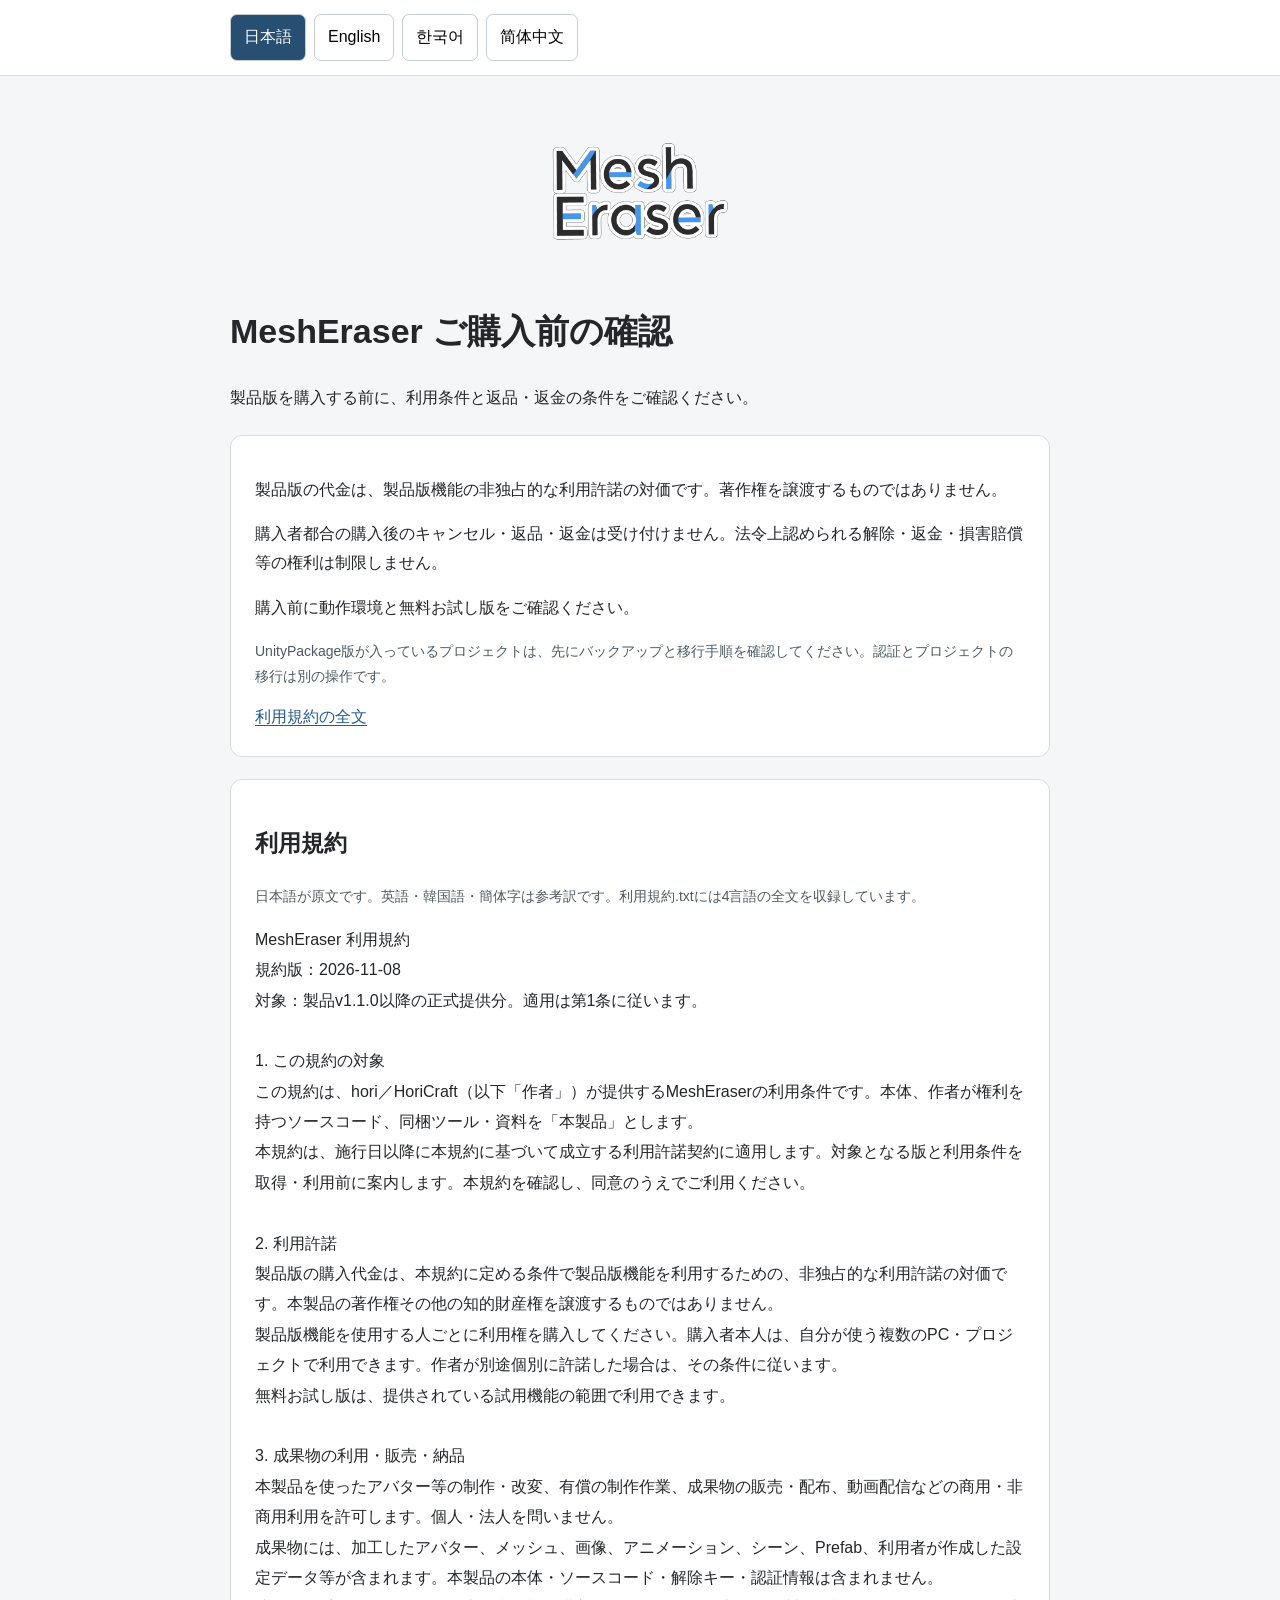
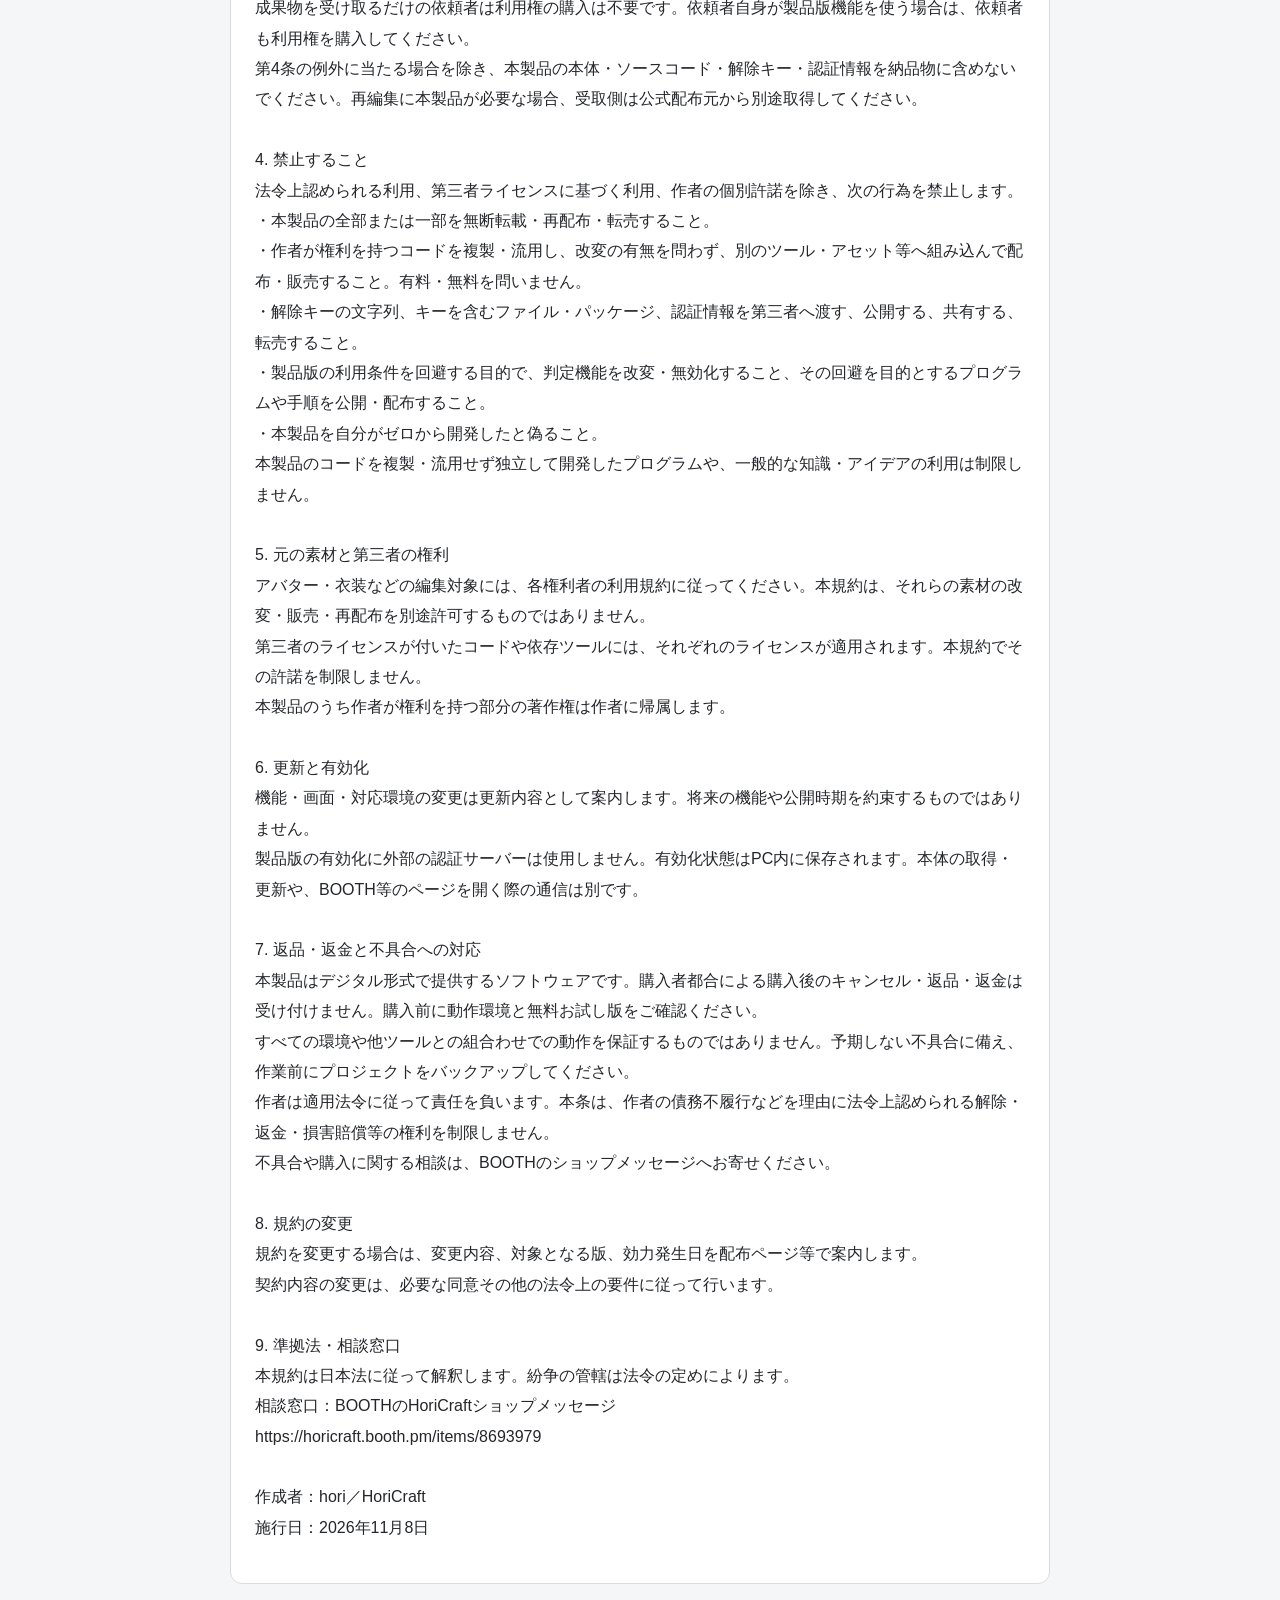
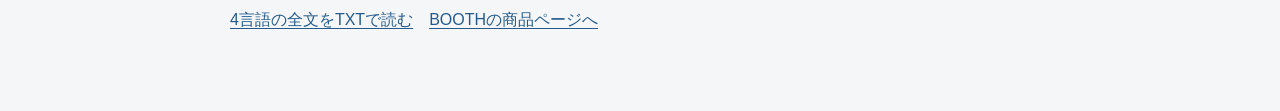
<file: site/mesheraser/terms.html>
<!DOCTYPE html>
<html lang="ja"><head><meta charset="utf-8"><meta name="viewport" content="width=device-width,initial-scale=1"><title>MeshEraser — Terms of Use / 利用規約</title><style>*{box-sizing:border-box}body{margin:0;background:#f5f6f8;color:#24262a;font:16px/1.8 "Yu Gothic UI","Meiryo",sans-serif}main{max-width:860px;margin:auto;padding:24px 20px 60px}header{background:white;border-bottom:1px solid #ddd}nav{max-width:860px;margin:auto;display:flex;gap:8px;padding:14px 20px;flex-wrap:wrap}button,a{touch-action:manipulation}button{font:inherit;border:1px solid #c6ccd3;background:white;border-radius:7px;min-height:44px;padding:8px 13px;cursor:pointer}button[aria-pressed="true"]{background:#264f72;color:white}a{color:#245b8c;text-underline-offset:3px}a:focus-visible,button:focus-visible{outline:3px solid #e5aa00;outline-offset:3px}.logo{width:180px;height:auto;display:block;margin:0 auto 20px}h1{font-size:clamp(25px,5vw,34px);line-height:1.4}h2{font-size:23px}.card{background:white;border:1px solid #d8dde2;border-radius:12px;padding:24px;margin:22px 0}.status{font-size:14px;background:#fff4ce;padding:12px 15px;border-radius:7px}.terms-text{white-space:pre-wrap;overflow-wrap:anywhere;font:inherit;line-height:1.9}.note{font-size:14px;color:#4f5963}.actions{display:flex;gap:16px;flex-wrap:wrap;margin-top:18px}[hidden]{display:none!important}@media(max-width:480px){main{padding:18px 14px}.card{padding:18px 15px}.logo{width:140px}}@media print{header,.logo,.actions{display:none}main{max-width:none;padding:0}.card{border:0;padding:0}.language-panel[hidden]{display:block!important}.language-panel{break-before:page}.status{background:transparent}}</style></head><body><header><nav aria-label="Language"><button type="button" lang="ja" data-language-button="ja" aria-pressed="true">日本語</button><button type="button" lang="en" data-language-button="en" aria-pressed="false">English</button><button type="button" lang="ko" data-language-button="ko" aria-pressed="false">한국어</button><button type="button" lang="zh-CN" data-language-button="zh-CN" aria-pressed="false">简体中文</button></nav></header><main><img class="logo" alt="MeshEraser" src="[data-uri]"><article id="lang-ja" class="language-panel" data-public-language="ja" lang="ja"><h1>MeshEraser ご購入前の確認</h1><p>製品版を購入する前に、利用条件と返品・返金の条件をご確認ください。</p><div class="card"><p>製品版の代金は、製品版機能の非独占的な利用許諾の対価です。著作権を譲渡するものではありません。</p><p>購入者都合の購入後のキャンセル・返品・返金は受け付けません。法令上認められる解除・返金・損害賠償等の権利は制限しません。</p><p>購入前に動作環境と無料お試し版をご確認ください。</p><p class="note">UnityPackage版が入っているプロジェクトは、先にバックアップと移行手順を確認してください。認証とプロジェクトの移行は別の操作です。</p><a href="#terms-ja">利用規約の全文</a></div><section class="card" id="terms-ja"><h2>利用規約</h2><p class="note">日本語が原文です。英語・韓国語・簡体字は参考訳です。利用規約.txtには4言語の全文を収録しています。</p><pre class="terms-text" lang="ja">MeshEraser 利用規約
規約版：2026-11-08
対象：製品v1.1.0以降の正式提供分。適用は第1条に従います。

1. この規約の対象
この規約は、hori／HoriCraft（以下「作者」）が提供するMeshEraserの利用条件です。本体、作者が権利を持つソースコード、同梱ツール・資料を「本製品」とします。
本規約は、施行日以降に本規約に基づいて成立する利用許諾契約に適用します。対象となる版と利用条件を取得・利用前に案内します。本規約を確認し、同意のうえでご利用ください。

2. 利用許諾
製品版の購入代金は、本規約に定める条件で製品版機能を利用するための、非独占的な利用許諾の対価です。本製品の著作権その他の知的財産権を譲渡するものではありません。
製品版機能を使用する人ごとに利用権を購入してください。購入者本人は、自分が使う複数のPC・プロジェクトで利用できます。作者が別途個別に許諾した場合は、その条件に従います。
無料お試し版は、提供されている試用機能の範囲で利用できます。

3. 成果物の利用・販売・納品
本製品を使ったアバター等の制作・改変、有償の制作作業、成果物の販売・配布、動画配信などの商用・非商用利用を許可します。個人・法人を問いません。
成果物には、加工したアバター、メッシュ、画像、アニメーション、シーン、Prefab、利用者が作成した設定データ等が含まれます。本製品の本体・ソースコード・解除キー・認証情報は含まれません。
成果物を受け取るだけの依頼者は利用権の購入は不要です。依頼者自身が製品版機能を使う場合は、依頼者も利用権を購入してください。
第4条の例外に当たる場合を除き、本製品の本体・ソースコード・解除キー・認証情報を納品物に含めないでください。再編集に本製品が必要な場合、受取側は公式配布元から別途取得してください。

4. 禁止すること
法令上認められる利用、第三者ライセンスに基づく利用、作者の個別許諾を除き、次の行為を禁止します。
・本製品の全部または一部を無断転載・再配布・転売すること。
・作者が権利を持つコードを複製・流用し、改変の有無を問わず、別のツール・アセット等へ組み込んで配布・販売すること。有料・無料を問いません。
・解除キーの文字列、キーを含むファイル・パッケージ、認証情報を第三者へ渡す、公開する、共有する、転売すること。
・製品版の利用条件を回避する目的で、判定機能を改変・無効化すること、その回避を目的とするプログラムや手順を公開・配布すること。
・本製品を自分がゼロから開発したと偽ること。
本製品のコードを複製・流用せず独立して開発したプログラムや、一般的な知識・アイデアの利用は制限しません。

5. 元の素材と第三者の権利
アバター・衣装などの編集対象には、各権利者の利用規約に従ってください。本規約は、それらの素材の改変・販売・再配布を別途許可するものではありません。
第三者のライセンスが付いたコードや依存ツールには、それぞれのライセンスが適用されます。本規約でその許諾を制限しません。
本製品のうち作者が権利を持つ部分の著作権は作者に帰属します。

6. 更新と有効化
機能・画面・対応環境の変更は更新内容として案内します。将来の機能や公開時期を約束するものではありません。
製品版の有効化に外部の認証サーバーは使用しません。有効化状態はPC内に保存されます。本体の取得・更新や、BOOTH等のページを開く際の通信は別です。

7. 返品・返金と不具合への対応
本製品はデジタル形式で提供するソフトウェアです。購入者都合による購入後のキャンセル・返品・返金は受け付けません。購入前に動作環境と無料お試し版をご確認ください。
すべての環境や他ツールとの組合わせでの動作を保証するものではありません。予期しない不具合に備え、作業前にプロジェクトをバックアップしてください。
作者は適用法令に従って責任を負います。本条は、作者の債務不履行などを理由に法令上認められる解除・返金・損害賠償等の権利を制限しません。
不具合や購入に関する相談は、BOOTHのショップメッセージへお寄せください。

8. 規約の変更
規約を変更する場合は、変更内容、対象となる版、効力発生日を配布ページ等で案内します。
契約内容の変更は、必要な同意その他の法令上の要件に従って行います。

9. 準拠法・相談窓口
本規約は日本法に従って解釈します。紛争の管轄は法令の定めによります。
相談窓口：BOOTHのHoriCraftショップメッセージ
https://horicraft.booth.pm/items/8693979

作成者：hori／HoriCraft
施行日：2026年11月8日
</pre></section><p class="actions"><a href="%E5%88%A9%E7%94%A8%E8%A6%8F%E7%B4%84.txt">4言語の全文をTXTで読む</a><a href="https://horicraft.booth.pm/items/8693979" rel="noopener noreferrer">BOOTHの商品ページへ</a></p></article><article id="lang-en" class="language-panel" data-public-language="en" lang="en" hidden><h1>MeshEraser — Before You Purchase</h1><p>Please review the conditions of use and the cancellation, return, and refund policy before purchasing the full version.</p><div class="card"><p>The full-version price is consideration for a non-exclusive license to use the full-version features. It does not transfer copyright.</p><p>Post-purchase cancellations, returns, and refunds for the purchaser's own convenience are not accepted. Statutory rights to terminate the agreement, receive a refund, or claim damages are not restricted.</p><p>Check the system requirements and the free trial before purchasing.</p><p class="note">If your project contains the UnityPackage edition, back up the project and review the migration steps first. Authentication and project migration are separate operations.</p><a href="#terms-en">Read the full terms</a></div><section class="card" id="terms-en"><h2>Terms of use</h2><p class="note">Japanese is the original text. English, Korean, and Simplified Chinese are reference translations. 利用規約.txt contains the complete text in all four languages.</p><pre class="terms-text" lang="en">MeshEraser Terms of Use
Terms version: 2026-11-08
Scope: official releases of product v1.1.0 and later. Applicability is governed by Article 1.

1. Scope of These Terms
These Terms set out the conditions for using MeshEraser, provided by hori / HoriCraft (the “Author”). The software, source code in which the Author holds rights, and accompanying tools and documentation are collectively referred to as the “Product”.
These Terms apply to license agreements entered into under these Terms on or after their effective date. The applicable versions and conditions of use will be presented before acquisition or use. Please read and agree to these Terms before using the Product.

2. License
The purchase price of the full version is consideration for a non-exclusive license to use the full-version features under these Terms. It does not transfer copyright or other intellectual property rights in the Product.
Each person who uses the full-version features must purchase a license. Purchasers may use the Product on multiple PCs and in multiple projects that they themselves use. If the Author grants separate individual permission, that permission's conditions apply.
The free trial may be used within the trial features provided.

3. Use, Sale, and Delivery of Your Work
You may use the Product to create or modify avatars and other work, perform paid production work, sell or distribute the resulting work, stream videos, and engage in other commercial or non-commercial uses. This permission applies to both individuals and organizations.
The resulting work includes processed avatars, meshes, images, animations, scenes, Prefabs, and configuration data created by users. It does not include the Product's software, source code, unlock keys, or authentication information.
Clients who only receive the resulting work do not need to purchase a license. If clients themselves use the full-version features, they must also purchase a license.
Except where an exception under Article 4 applies, do not include the Product's software, source code, unlock keys, or authentication information in deliverables. If the Product is needed for further editing, the recipient must obtain it separately from an official distribution source.

4. Prohibited Conduct
Except for uses permitted by law, uses authorized by third-party licenses, or individual permission from the Author, the following conduct is prohibited:
• Reproducing for publication, redistributing, or reselling all or part of the Product without authorization.
• Copying or reusing code in which the Author holds rights and incorporating it into other tools, assets, or similar products for distribution or sale, whether modified or unmodified, and whether paid or free.
• Giving, publishing, sharing, or reselling unlock-key strings, files or packages containing keys, or authentication information to third parties.
• Modifying or disabling the license-checking functionality for the purpose of circumventing the conditions for using the full version, or publishing or distributing programs or instructions intended for such circumvention.
• Falsely claiming that you developed the Product from scratch.
These Terms do not restrict independently developed programs that do not copy or reuse the Product's code, or the use of general knowledge or ideas.

5. Original Assets and Third-Party Rights
When editing avatars, outfits, or other assets, follow the terms of their respective rights holders. These Terms do not separately authorize modification, sale, or redistribution of those assets.
Code and dependencies covered by third-party licenses remain subject to their respective licenses. These Terms do not restrict the permissions granted under those licenses.
Copyright in the portions of the Product in which the Author holds rights belongs to the Author.

6. Updates and Activation
Changes to features, screens, and supported environments will be announced in the update information. This does not constitute a promise of future features or release dates.
An external authentication server is not used to activate the full version. Activation status is stored on the PC. Network access used to obtain or update the software, or to open pages such as BOOTH, is separate.

7. Returns, Refunds, and Problems
The Product is software provided in digital form. Post-purchase cancellations, returns, and refunds for the purchaser's own convenience are not accepted. Please check the system requirements and the free trial before purchasing.
Operation in every environment or combination with other tools is not guaranteed. Back up your project before starting work in case of unexpected problems.
The Author bears responsibility in accordance with applicable law. This Article does not restrict rights to terminate the agreement, receive a refund, claim damages, or exercise other remedies recognized by law, including those arising from the Author's failure to perform contractual obligations.
For problems or questions about purchases, please contact the shop through BOOTH messages.

8. Changes to These Terms
If these Terms are changed, the changes, applicable versions, and effective date will be announced on the distribution page or similar channels.
Changes to contractual terms will be made in accordance with any required consent and other legal requirements.

9. Governing Law and Contact
These Terms are interpreted in accordance with Japanese law. Jurisdiction over disputes is determined by applicable law.
Contact: HoriCraft shop messages on BOOTH
https://horicraft.booth.pm/items/8693979

Author: hori / HoriCraft
Effective date: November 8, 2026
</pre></section><p class="actions"><a href="%E5%88%A9%E7%94%A8%E8%A6%8F%E7%B4%84.txt">Read all four languages as TXT</a><a href="https://horicraft.booth.pm/items/8693979" rel="noopener noreferrer">View the product on BOOTH</a></p></article><article id="lang-ko" class="language-panel" data-public-language="ko" lang="ko" hidden><h1>MeshEraser 구매 전 확인</h1><p>제품판을 구매하기 전에 이용 조건과 취소·반품·환불 조건을 확인해 주세요.</p><div class="card"><p>제품판 대금은 제품판 기능을 이용하기 위한 비독점적 이용허락의 대가입니다. 저작권을 양도하는 것은 아닙니다.</p><p>구매자 개인 사유로 인한 구매 후 취소·반품·환불은 받지 않습니다. 법령상 인정되는 계약 해제·환불·손해배상 등의 권리는 제한하지 않습니다.</p><p>구매 전에 실행 환경과 무료 체험판을 확인해 주세요.</p><p class="note">프로젝트에 UnityPackage 버전이 있다면 먼저 프로젝트를 백업하고 이전 절차를 확인해 주세요. 인증과 프로젝트 이전은 별개의 작업입니다.</p><a href="#terms-ko">이용약관 전문</a></div><section class="card" id="terms-ko"><h2>이용약관</h2><p class="note">일본어가 원문입니다. 영어·한국어·중국어 간체는 참고 번역입니다. 利用規約.txt에는 4개 언어의 전문이 수록되어 있습니다.</p><pre class="terms-text" lang="ko">MeshEraser 이용약관
약관 버전: 2026-11-08
대상: 제품 v1.1.0 이후의 정식 제공분. 적용 범위는 제1조에 따릅니다.

1. 본 약관의 대상
본 약관은 hori / HoriCraft(이하 “제작자”)가 제공하는 MeshEraser의 이용 조건을 정합니다. 프로그램 본체, 제작자가 권리를 보유한 소스 코드, 동봉된 도구와 자료를 통틀어 “본 제품”이라 합니다.
본 약관은 시행일 이후 본 약관에 따라 체결되는 이용허락 계약에 적용됩니다. 대상 버전과 이용 조건은 취득 또는 이용 전에 안내합니다. 본 약관을 확인하고 동의한 후 이용해 주세요.

2. 이용허락
제품판의 구매 대금은 본 약관에 정해진 조건에 따라 제품판 기능을 이용하기 위한 비독점적 이용허락의 대가입니다. 본 제품의 저작권이나 그 밖의 지식재산권을 양도하는 것은 아닙니다.
제품판 기능을 사용하는 사람마다 이용권을 구매해 주세요. 구매자 본인은 자신이 사용하는 여러 PC와 프로젝트에서 이용할 수 있습니다. 제작자가 별도로 개별 허락한 경우에는 해당 조건에 따릅니다.
무료 체험판은 제공되는 체험 기능의 범위에서 이용할 수 있습니다.

3. 결과물의 이용·판매·납품
본 제품을 사용한 아바타 등의 제작·개변, 유상 제작 작업, 결과물의 판매·배포, 동영상 방송 등 상업적·비상업적 이용을 허용합니다. 개인과 법인 모두 해당합니다.
결과물에는 가공한 아바타, 메시, 이미지, 애니메이션, 씬, Prefab, 이용자가 작성한 설정 데이터 등이 포함됩니다. 본 제품의 프로그램 본체·소스 코드·해제 키·인증 정보는 포함되지 않습니다.
결과물을 받기만 하는 의뢰인은 이용권을 구매할 필요가 없습니다. 의뢰인이 직접 제품판 기능을 사용하는 경우에는 의뢰인도 이용권을 구매해야 합니다.
제4조의 예외에 해당하는 경우를 제외하고, 납품물에 본 제품의 프로그램 본체·소스 코드·해제 키·인증 정보를 포함하지 마세요. 다시 편집하기 위해 본 제품이 필요한 경우, 수령자는 공식 배포처에서 별도로 취득해야 합니다.

4. 금지 행위
법령상 허용되는 이용, 제3자 라이선스에 따른 이용, 제작자의 개별 허락을 제외하고 다음 행위를 금지합니다.
・본 제품의 전부 또는 일부를 무단 전재·재배포·전매하는 행위.
・제작자가 권리를 보유한 코드를 복제·전용하여, 개변 여부와 관계없이 다른 도구·에셋 등에 포함해 배포·판매하는 행위. 유료·무료를 불문합니다.
・해제 키 문자열, 키가 포함된 파일·패키지, 인증 정보를 제3자에게 전달·공개·공유·전매하는 행위.
・제품판 이용 조건을 우회할 목적으로 판정 기능을 개변·무효화하거나, 그러한 우회를 목적으로 하는 프로그램이나 절차를 공개·배포하는 행위.
・본 제품을 자신이 처음부터 개발했다고 허위로 주장하는 행위.
본 제품의 코드를 복제·전용하지 않고 독립적으로 개발한 프로그램이나, 일반적인 지식·아이디어의 이용은 제한하지 않습니다.

5. 원본 소재와 제3자의 권리
아바타·의상 등 편집 대상에 대해서는 각 권리자의 이용약관을 따라 주세요. 본 약관은 해당 소재의 개변·판매·재배포를 별도로 허용하는 것이 아닙니다.
제3자 라이선스가 적용되는 코드나 의존 도구에는 각각의 라이선스가 적용됩니다. 본 약관은 해당 라이선스의 허락 범위를 제한하지 않습니다.
본 제품 중 제작자가 권리를 보유한 부분의 저작권은 제작자에게 귀속됩니다.

6. 업데이트와 활성화
기능·화면·지원 환경의 변경은 업데이트 내용으로 안내합니다. 향후 기능이나 공개 시기를 약속하는 것은 아닙니다.
제품판 활성화에 외부 인증 서버를 사용하지 않습니다. 활성화 상태는 PC 안에 저장됩니다. 프로그램의 취득·업데이트나 BOOTH 등의 페이지를 열 때 발생하는 통신은 별개입니다.

7. 반품·환불과 문제 대응
본 제품은 디지털 형식으로 제공되는 소프트웨어입니다. 구매자 개인 사유로 인한 구매 후 취소·반품·환불은 받지 않습니다. 구매 전에 실행 환경과 무료 체험판을 확인해 주세요.
모든 환경이나 다른 도구와의 조합에서 작동을 보증하지는 않습니다. 예기치 못한 문제에 대비하여 작업 전에 프로젝트를 백업해 주세요.
제작자는 적용 법령에 따라 책임을 집니다. 본 조는 제작자의 채무불이행 등을 이유로 법령상 인정되는 계약 해제·환불·손해배상 등의 권리를 제한하지 않습니다.
문제나 구매 관련 문의는 BOOTH의 숍 메시지로 보내 주세요.

8. 약관의 변경
약관을 변경하는 경우, 변경 내용·대상 버전·효력 발생일을 배포 페이지 등에서 안내합니다.
계약 내용의 변경은 필요한 동의와 그 밖의 법령상 요건에 따라 진행합니다.

9. 준거법·문의처
본 약관은 일본법에 따라 해석됩니다. 분쟁의 관할은 법령에서 정하는 바에 따릅니다.
문의처: BOOTH의 HoriCraft 숍 메시지
https://horicraft.booth.pm/items/8693979

작성자: hori / HoriCraft
시행일: 2026년 11월 8일
</pre></section><p class="actions"><a href="%E5%88%A9%E7%94%A8%E8%A6%8F%E7%B4%84.txt">4개 언어 전문을 TXT로 읽기</a><a href="https://horicraft.booth.pm/items/8693979" rel="noopener noreferrer">BOOTH 상품 페이지로</a></p></article><article id="lang-zh-CN" class="language-panel" data-public-language="zh-CN" lang="zh-CN" hidden><h1>MeshEraser 购买前须知</h1><p>购买正式版前，请确认使用条件以及取消购买、退货和退款的条件。</p><div class="card"><p>正式版价款是使用正式版功能的非独占使用许可的对价，并不转让著作权。</p><p>购买后因购买者自身原因提出的取消购买、退货或退款请求不予受理。依法享有的解除合同、退款、损害赔偿等权利不受限制。</p><p>请在购买前确认运行环境并体验免费试用版。</p><p class="note">如果项目中已安装 UnityPackage 版，请先备份项目并确认迁移步骤。认证和项目迁移是不同的操作。</p><a href="#terms-zh-CN">使用条款全文</a></div><section class="card" id="terms-zh-CN"><h2>使用条款</h2><p class="note">日文为原文。英文、韩文和简体中文为参考译文。利用規約.txt 收录了四种语言的全文。</p><pre class="terms-text" lang="zh-CN">MeshEraser 使用条款
条款版本：2026-11-08
对象：产品 v1.1.0 及后续正式发行版本。适用范围遵循第1条。

1. 本条款的适用对象
本条款规定 hori／HoriCraft（以下简称“作者”）所提供的 MeshEraser 的使用条件。软件本体、作者拥有权利的源代码以及随附的工具和资料统称为“本产品”。
本条款适用于自生效日起依据本条款订立的使用许可合同。适用版本和使用条件将在获取或使用前告知。请阅读并同意本条款后再使用本产品。

2. 使用许可
正式版的购买价款，是按照本条款规定的条件使用正式版功能的非独占使用许可的对价，并不转让本产品的著作权或其他知识产权。
每位使用正式版功能的人员均须购买使用权。购买者本人可在自己使用的多台 PC 和多个项目中使用。作者另行给予个别许可时，遵循该许可的条件。
免费试用版可在所提供的试用功能范围内使用。

3. 成果的使用、销售与交付
允许使用本产品制作、修改虚拟形象等，承接有偿制作工作，销售或分发成果，进行视频直播等商业或非商业活动。个人和法人均适用。
成果包括加工后的虚拟形象、网格、图像、动画、场景、Prefab 以及使用者创建的设置数据等，不包括本产品的软件本体、源代码、解锁密钥或认证信息。
仅接收成果的委托方无需购买使用权。委托方自行使用正式版功能时，也须购买使用权。
除符合第4条规定的例外情形外，请勿在交付物中包含本产品的软件本体、源代码、解锁密钥或认证信息。如需使用本产品进行再次编辑，接收方须从官方分发渠道另行获取。

4. 禁止行为
除法律允许的使用、第三方许可证授权的使用以及作者给予个别许可的情形外，禁止以下行为。
・未经授权转载、再次分发或转售本产品的全部或一部分。
・复制或挪用作者拥有权利的代码，将其包含在其他工具、资源等中进行分发或销售，无论是否经过修改，也无论收费或免费。
・向第三方提供、公开、共享或转售解锁密钥字符串、含密钥的文件或软件包、认证信息。
・以绕过正式版使用条件为目的，修改或停用判定功能，或公开、分发以此类绕过为目的的程序或操作步骤。
・谎称本产品由自己从零开发。
本条款不限制未复制或挪用本产品代码而独立开发的程序，也不限制一般知识或想法的使用。

5. 原素材与第三方权利
对于虚拟形象、服装等编辑对象，请遵守各权利人的使用条款。本条款并不另行授权对这些素材进行修改、销售或再次分发。
适用第三方许可证的代码和依赖工具，应遵循各自的许可证。本条款不限制这些许可证授予的许可。
本产品中作者拥有权利的部分，其著作权归作者所有。

6. 更新与激活
功能、界面和支持环境的变更将作为更新内容告知。这不构成对未来功能或发布时间的承诺。
正式版激活不使用外部认证服务器，激活状态保存在 PC 内。获取或更新软件本体，以及打开 BOOTH 等页面时的网络通信不在此列。

7. 退货、退款与问题处理
本产品是以数字形式提供的软件。购买后因购买者自身原因提出的取消购买、退货或退款请求不予受理。请在购买前确认运行环境并体验免费试用版。
不保证本产品能在所有环境下或与所有其他工具组合使用时正常运行。为防止意外问题，请在开始工作前备份项目。
作者依法承担责任。本条不限制因作者未履行合同义务等原因而依法享有的解除合同、退款、损害赔偿等权利。
如有问题或购买相关咨询，请通过 BOOTH 店铺消息联系。

8. 条款变更
变更本条款时，将在分发页面等处告知变更内容、适用版本和生效日期。
合同内容的变更将遵循取得必要同意及其他法律要求。

9. 准据法与联系方式
本条款依日本法律解释。争议的管辖依法律规定确定。
联系方式：BOOTH 的 HoriCraft 店铺消息
https://horicraft.booth.pm/items/8693979

制定者：hori／HoriCraft
生效日期：2026年11月8日
</pre></section><p class="actions"><a href="%E5%88%A9%E7%94%A8%E8%A6%8F%E7%B4%84.txt">以 TXT 阅读四种语言的全文</a><a href="https://horicraft.booth.pm/items/8693979" rel="noopener noreferrer">前往 BOOTH 商品页面</a></p></article></main><script>(()=>{'use strict';const languages=['ja','en','ko','zh-CN'];const buttons=[...document.querySelectorAll('[data-language-button]')];function show(language){if(!languages.includes(language))language='ja';document.documentElement.lang=language;document.querySelectorAll('[data-public-language]').forEach(p=>p.hidden=p.dataset.publicLanguage!==language);buttons.forEach(b=>b.setAttribute('aria-pressed',String(b.dataset.languageButton===language)));}buttons.forEach(b=>b.addEventListener('click',()=>{const language=b.dataset.languageButton;show(language);history.replaceState(null,'','#lang-'+language);}));function fromHash(){const match=location.hash.match(/^#(?:lang|terms)-(ja|en|ko|zh-CN)$/);show(match?match[1]:'ja');}window.addEventListener('hashchange',fromHash);fromHash();})();</script></body></html>
</file>
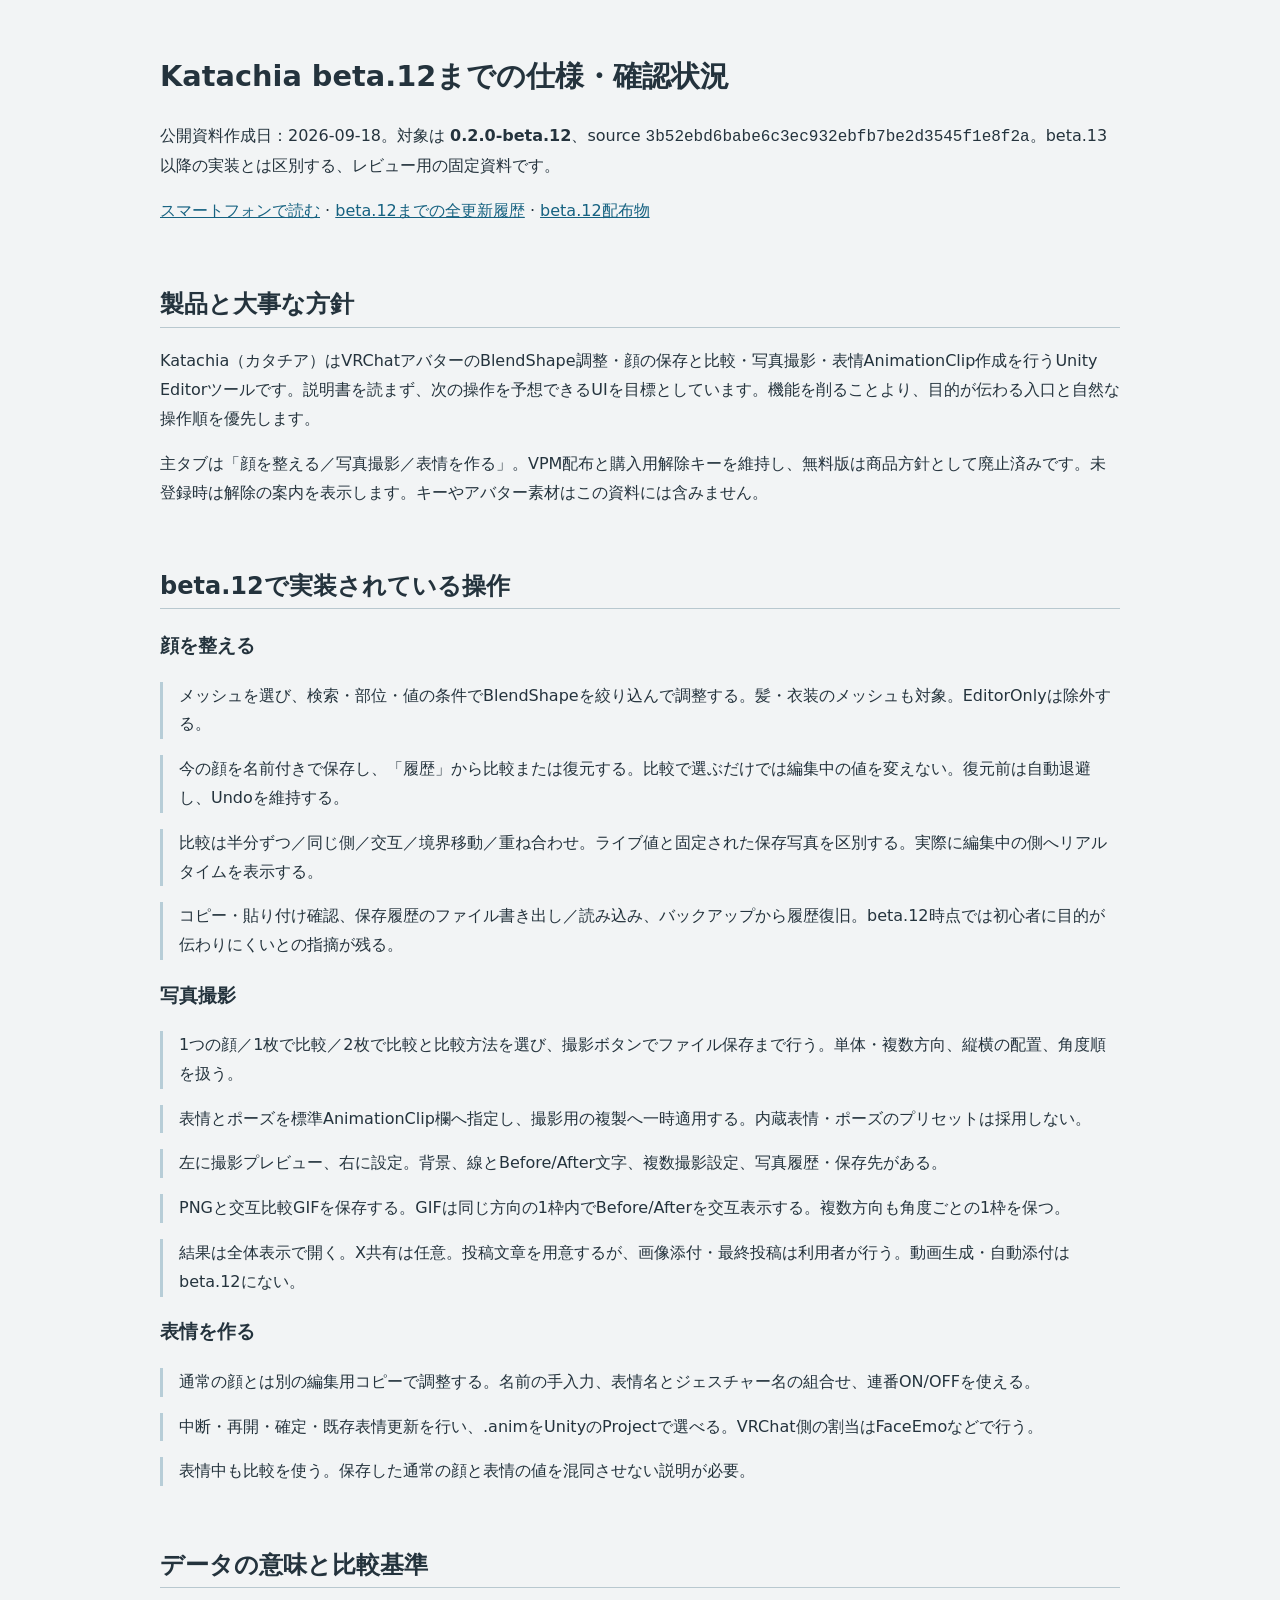
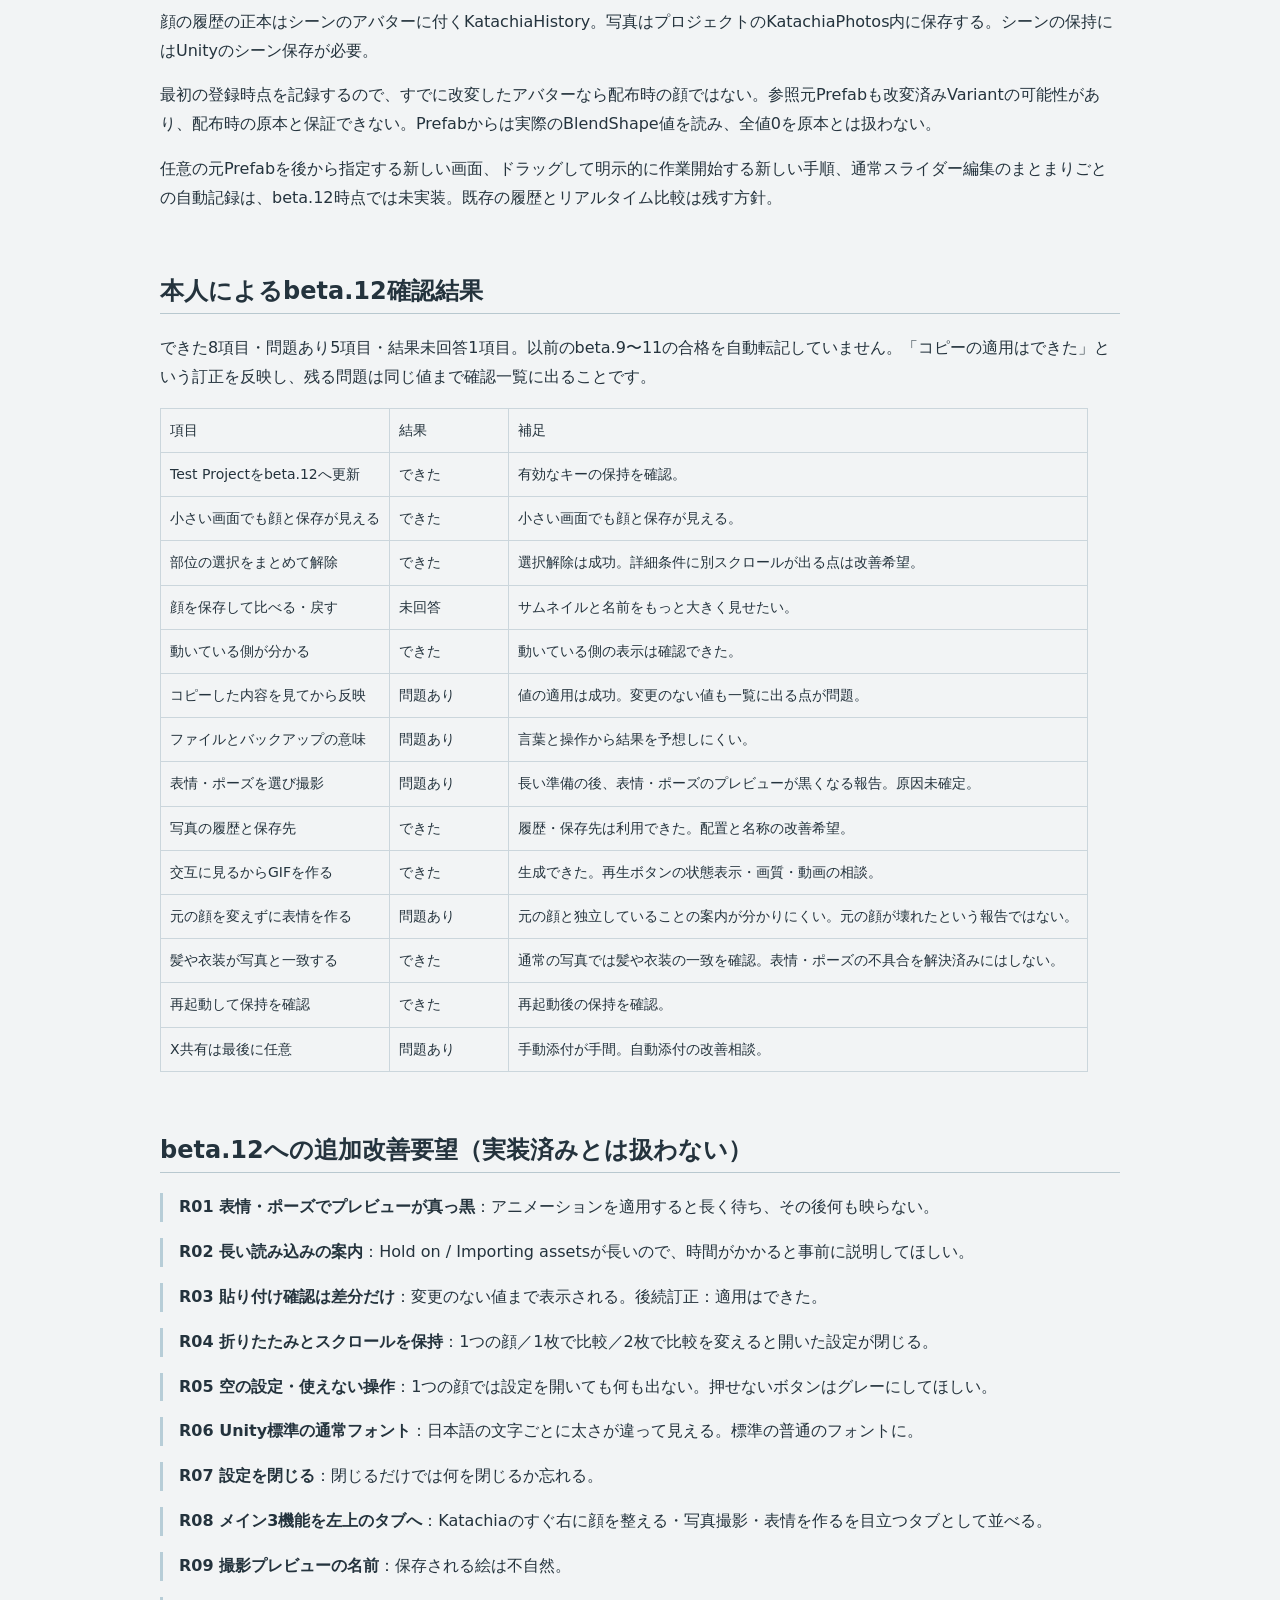
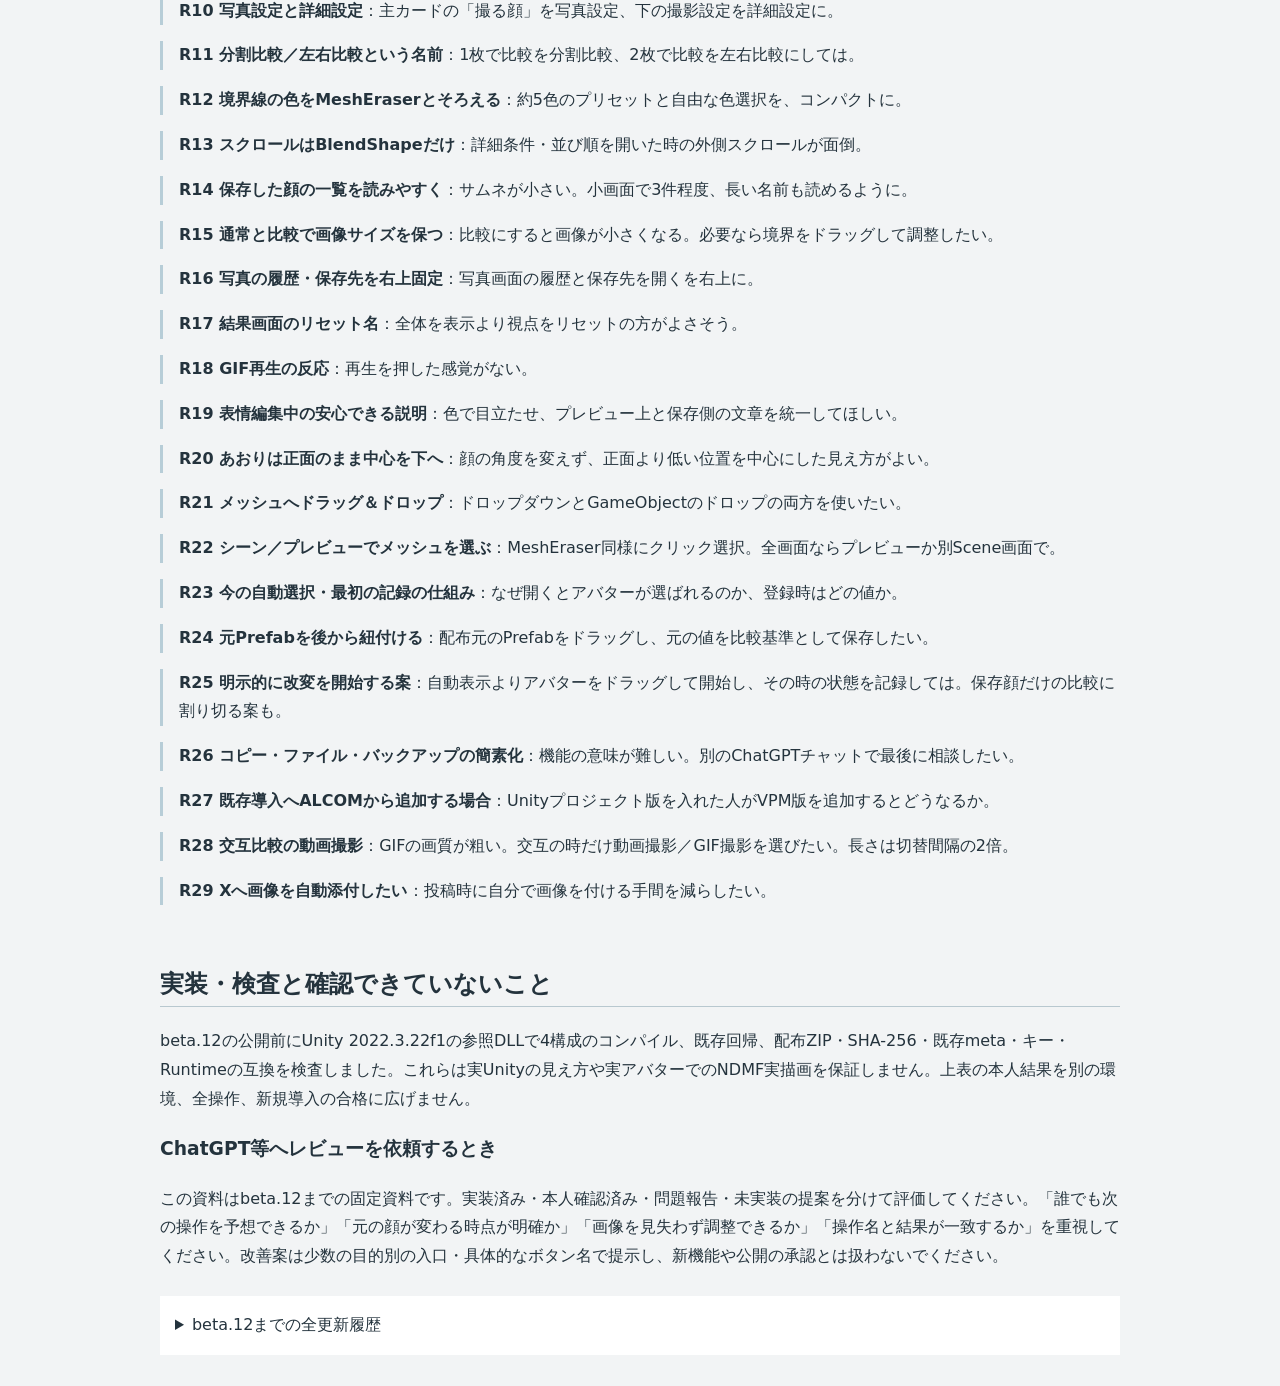
<file: site/katachia/review/beta12.html>
<!doctype html><html lang="ja"><meta charset="utf-8"><meta name="viewport" content="width=device-width,initial-scale=1"><title>Katachia beta.12までの参照資料</title><style>body{margin:0;background:#f2f4f5;color:#24333d;font:16px/1.8 system-ui,sans-serif}main{max-width:960px;margin:auto;padding:32px 20px}h1{font-size:1.8rem}h2{margin-top:2.4em;border-bottom:1px solid #b8c8cf}a{color:#166281}p{overflow-wrap:anywhere}.bullet{padding-left:1em;border-left:3px solid #b7cdd7}code{overflow-wrap:anywhere}.table{overflow:auto}table{border-collapse:collapse;font-size:14px}td{border:1px solid #cbd6dc;padding:9px;min-width:100px}details{background:white;padding:15px;margin-top:25px}</style><main><h1>Katachia beta.12までの仕様・確認状況</h1>
<p>公開資料作成日：2026-09-18。対象は <strong>0.2.0-beta.12</strong>、source <code>3b52ebd6babe6c3ec932ebfb7be2d3545f1e8f2a</code>。beta.13以降の実装とは区別する、レビュー用の固定資料です。</p>
<p><a href="https://horicraft.github.io/vpm/katachia/review/beta12.html">スマートフォンで読む</a> · <a href="https://github.com/HoriCraft/vpm/blob/main/docs/katachia/beta12-changelog.md">beta.12までの全更新履歴</a> · <a href="https://github.com/HoriCraft/vpm/releases/tag/katachia-v0.2.0-beta.12">beta.12配布物</a></p>
<h2>製品と大事な方針</h2>
<p>Katachia（カタチア）はVRChatアバターのBlendShape調整・顔の保存と比較・写真撮影・表情AnimationClip作成を行うUnity Editorツールです。説明書を読まず、次の操作を予想できるUIを目標としています。機能を削ることより、目的が伝わる入口と自然な操作順を優先します。</p>
<p>主タブは「顔を整える／写真撮影／表情を作る」。VPM配布と購入用解除キーを維持し、無料版は商品方針として廃止済みです。未登録時は解除の案内を表示します。キーやアバター素材はこの資料には含みません。</p>
<h2>beta.12で実装されている操作</h2>
<h3>顔を整える</h3>
<p class="bullet">メッシュを選び、検索・部位・値の条件でBlendShapeを絞り込んで調整する。髪・衣装のメッシュも対象。EditorOnlyは除外する。</p>
<p class="bullet">今の顔を名前付きで保存し、「履歴」から比較または復元する。比較で選ぶだけでは編集中の値を変えない。復元前は自動退避し、Undoを維持する。</p>
<p class="bullet">比較は半分ずつ／同じ側／交互／境界移動／重ね合わせ。ライブ値と固定された保存写真を区別する。実際に編集中の側へリアルタイムを表示する。</p>
<p class="bullet">コピー・貼り付け確認、保存履歴のファイル書き出し／読み込み、バックアップから履歴復旧。beta.12時点では初心者に目的が伝わりにくいとの指摘が残る。</p>
<h3>写真撮影</h3>
<p class="bullet">1つの顔／1枚で比較／2枚で比較と比較方法を選び、撮影ボタンでファイル保存まで行う。単体・複数方向、縦横の配置、角度順を扱う。</p>
<p class="bullet">表情とポーズを標準AnimationClip欄へ指定し、撮影用の複製へ一時適用する。内蔵表情・ポーズのプリセットは採用しない。</p>
<p class="bullet">左に撮影プレビュー、右に設定。背景、線とBefore/After文字、複数撮影設定、写真履歴・保存先がある。</p>
<p class="bullet">PNGと交互比較GIFを保存する。GIFは同じ方向の1枠内でBefore/Afterを交互表示する。複数方向も角度ごとの1枠を保つ。</p>
<p class="bullet">結果は全体表示で開く。X共有は任意。投稿文章を用意するが、画像添付・最終投稿は利用者が行う。動画生成・自動添付はbeta.12にない。</p>
<h3>表情を作る</h3>
<p class="bullet">通常の顔とは別の編集用コピーで調整する。名前の手入力、表情名とジェスチャー名の組合せ、連番ON/OFFを使える。</p>
<p class="bullet">中断・再開・確定・既存表情更新を行い、.animをUnityのProjectで選べる。VRChat側の割当はFaceEmoなどで行う。</p>
<p class="bullet">表情中も比較を使う。保存した通常の顔と表情の値を混同させない説明が必要。</p>
<h2>データの意味と比較基準</h2>
<p>顔の履歴の正本はシーンのアバターに付くKatachiaHistory。写真はプロジェクトのKatachiaPhotos内に保存する。シーンの保持にはUnityのシーン保存が必要。</p>
<p>最初の登録時点を記録するので、すでに改変したアバターなら配布時の顔ではない。参照元Prefabも改変済みVariantの可能性があり、配布時の原本と保証できない。Prefabからは実際のBlendShape値を読み、全値0を原本とは扱わない。</p>
<p>任意の元Prefabを後から指定する新しい画面、ドラッグして明示的に作業開始する新しい手順、通常スライダー編集のまとまりごとの自動記録は、beta.12時点では未実装。既存の履歴とリアルタイム比較は残す方針。</p>
<h2>本人によるbeta.12確認結果</h2>
<p>できた8項目・問題あり5項目・結果未回答1項目。以前のbeta.9〜11の合格を自動転記していません。「コピーの適用はできた」という訂正を反映し、残る問題は同じ値まで確認一覧に出ることです。</p>
<div class="table"><table>
<tr><td>項目</td><td>結果</td><td>補足</td></tr>
<tr><td>Test Projectをbeta.12へ更新</td><td>できた</td><td>有効なキーの保持を確認。</td></tr>
<tr><td>小さい画面でも顔と保存が見える</td><td>できた</td><td>小さい画面でも顔と保存が見える。</td></tr>
<tr><td>部位の選択をまとめて解除</td><td>できた</td><td>選択解除は成功。詳細条件に別スクロールが出る点は改善希望。</td></tr>
<tr><td>顔を保存して比べる・戻す</td><td>未回答</td><td>サムネイルと名前をもっと大きく見せたい。</td></tr>
<tr><td>動いている側が分かる</td><td>できた</td><td>動いている側の表示は確認できた。</td></tr>
<tr><td>コピーした内容を見てから反映</td><td>問題あり</td><td>値の適用は成功。変更のない値も一覧に出る点が問題。</td></tr>
<tr><td>ファイルとバックアップの意味</td><td>問題あり</td><td>言葉と操作から結果を予想しにくい。</td></tr>
<tr><td>表情・ポーズを選び撮影</td><td>問題あり</td><td>長い準備の後、表情・ポーズのプレビューが黒くなる報告。原因未確定。</td></tr>
<tr><td>写真の履歴と保存先</td><td>できた</td><td>履歴・保存先は利用できた。配置と名称の改善希望。</td></tr>
<tr><td>交互に見るからGIFを作る</td><td>できた</td><td>生成できた。再生ボタンの状態表示・画質・動画の相談。</td></tr>
<tr><td>元の顔を変えずに表情を作る</td><td>問題あり</td><td>元の顔と独立していることの案内が分かりにくい。元の顔が壊れたという報告ではない。</td></tr>
<tr><td>髪や衣装が写真と一致する</td><td>できた</td><td>通常の写真では髪や衣装の一致を確認。表情・ポーズの不具合を解決済みにはしない。</td></tr>
<tr><td>再起動して保持を確認</td><td>できた</td><td>再起動後の保持を確認。</td></tr>
<tr><td>X共有は最後に任意</td><td>問題あり</td><td>手動添付が手間。自動添付の改善相談。</td></tr>
</table></div>
<h2>beta.12への追加改善要望（実装済みとは扱わない）</h2>
<p class="bullet"><strong>R01 表情・ポーズでプレビューが真っ黒</strong>：アニメーションを適用すると長く待ち、その後何も映らない。</p>
<p class="bullet"><strong>R02 長い読み込みの案内</strong>：Hold on / Importing assetsが長いので、時間がかかると事前に説明してほしい。</p>
<p class="bullet"><strong>R03 貼り付け確認は差分だけ</strong>：変更のない値まで表示される。後続訂正：適用はできた。</p>
<p class="bullet"><strong>R04 折りたたみとスクロールを保持</strong>：1つの顔／1枚で比較／2枚で比較を変えると開いた設定が閉じる。</p>
<p class="bullet"><strong>R05 空の設定・使えない操作</strong>：1つの顔では設定を開いても何も出ない。押せないボタンはグレーにしてほしい。</p>
<p class="bullet"><strong>R06 Unity標準の通常フォント</strong>：日本語の文字ごとに太さが違って見える。標準の普通のフォントに。</p>
<p class="bullet"><strong>R07 設定を閉じる</strong>：閉じるだけでは何を閉じるか忘れる。</p>
<p class="bullet"><strong>R08 メイン3機能を左上のタブへ</strong>：Katachiaのすぐ右に顔を整える・写真撮影・表情を作るを目立つタブとして並べる。</p>
<p class="bullet"><strong>R09 撮影プレビューの名前</strong>：保存される絵は不自然。</p>
<p class="bullet"><strong>R10 写真設定と詳細設定</strong>：主カードの「撮る顔」を写真設定、下の撮影設定を詳細設定に。</p>
<p class="bullet"><strong>R11 分割比較／左右比較という名前</strong>：1枚で比較を分割比較、2枚で比較を左右比較にしては。</p>
<p class="bullet"><strong>R12 境界線の色をMeshEraserとそろえる</strong>：約5色のプリセットと自由な色選択を、コンパクトに。</p>
<p class="bullet"><strong>R13 スクロールはBlendShapeだけ</strong>：詳細条件・並び順を開いた時の外側スクロールが面倒。</p>
<p class="bullet"><strong>R14 保存した顔の一覧を読みやすく</strong>：サムネが小さい。小画面で3件程度、長い名前も読めるように。</p>
<p class="bullet"><strong>R15 通常と比較で画像サイズを保つ</strong>：比較にすると画像が小さくなる。必要なら境界をドラッグして調整したい。</p>
<p class="bullet"><strong>R16 写真の履歴・保存先を右上固定</strong>：写真画面の履歴と保存先を開くを右上に。</p>
<p class="bullet"><strong>R17 結果画面のリセット名</strong>：全体を表示より視点をリセットの方がよさそう。</p>
<p class="bullet"><strong>R18 GIF再生の反応</strong>：再生を押した感覚がない。</p>
<p class="bullet"><strong>R19 表情編集中の安心できる説明</strong>：色で目立たせ、プレビュー上と保存側の文章を統一してほしい。</p>
<p class="bullet"><strong>R20 あおりは正面のまま中心を下へ</strong>：顔の角度を変えず、正面より低い位置を中心にした見え方がよい。</p>
<p class="bullet"><strong>R21 メッシュへドラッグ＆ドロップ</strong>：ドロップダウンとGameObjectのドロップの両方を使いたい。</p>
<p class="bullet"><strong>R22 シーン／プレビューでメッシュを選ぶ</strong>：MeshEraser同様にクリック選択。全画面ならプレビューか別Scene画面で。</p>
<p class="bullet"><strong>R23 今の自動選択・最初の記録の仕組み</strong>：なぜ開くとアバターが選ばれるのか、登録時はどの値か。</p>
<p class="bullet"><strong>R24 元Prefabを後から紐付ける</strong>：配布元のPrefabをドラッグし、元の値を比較基準として保存したい。</p>
<p class="bullet"><strong>R25 明示的に改変を開始する案</strong>：自動表示よりアバターをドラッグして開始し、その時の状態を記録しては。保存顔だけの比較に割り切る案も。</p>
<p class="bullet"><strong>R26 コピー・ファイル・バックアップの簡素化</strong>：機能の意味が難しい。別のChatGPTチャットで最後に相談したい。</p>
<p class="bullet"><strong>R27 既存導入へALCOMから追加する場合</strong>：Unityプロジェクト版を入れた人がVPM版を追加するとどうなるか。</p>
<p class="bullet"><strong>R28 交互比較の動画撮影</strong>：GIFの画質が粗い。交互の時だけ動画撮影／GIF撮影を選びたい。長さは切替間隔の2倍。</p>
<p class="bullet"><strong>R29 Xへ画像を自動添付したい</strong>：投稿時に自分で画像を付ける手間を減らしたい。</p>
<h2>実装・検査と確認できていないこと</h2>
<p>beta.12の公開前にUnity 2022.3.22f1の参照DLLで4構成のコンパイル、既存回帰、配布ZIP・SHA-256・既存meta・キー・Runtimeの互換を検査しました。これらは実Unityの見え方や実アバターでのNDMF実描画を保証しません。上表の本人結果を別の環境、全操作、新規導入の合格に広げません。</p>
<h3>ChatGPT等へレビューを依頼するとき</h3>
<p>この資料はbeta.12までの固定資料です。実装済み・本人確認済み・問題報告・未実装の提案を分けて評価してください。「誰でも次の操作を予想できるか」「元の顔が変わる時点が明確か」「画像を見失わず調整できるか」「操作名と結果が一致するか」を重視してください。改善案は少数の目的別の入口・具体的なボタン名で提示し、新機能や公開の承認とは扱わないでください。</p><details><summary>beta.12までの全更新履歴</summary><h1>更新履歴</h1>
<p>beta.12時点で固定した更新履歴です。以後の変更は含みません。</p>
<h2>v0.2.0-beta.12（2026-09-18・テスター向け・実機確認待ち）</h2>
<p>完成形モックへの本人フィードバックを反映したUI更新です。以下は実装と自動検査の範囲です。Unityでの新しい配置・NDMFの実描画は引き続き本人とテスターの確認対象です。</p>
<p class="bullet">顔を整える・写真撮影・表情を作るの3つの入口へ整理。調整一覧のために履歴はボタンから開く方式に変更しました。</p>
<p class="bullet">履歴の比較と復元を分離し、比較画面は実際に編集中の値が追従する側にリアルタイムを表示します。</p>
<p class="bullet">コピー・ファイルへの持ち出し・自動バックアップを用途の説明付き画面へ移動。貼り付けは部位・値を確認してから適用します。適用時の自動退避とUndoは保持します。</p>
<p class="bullet">部位選択をまとめて解除でき、絞り込みは常時表示。選択解除ではシェイプの値を変更しません。</p>
<p class="bullet">写真は「撮影」の1ボタン。表情・ポーズを標準アニメーション入力欄のカードにまとめ、比較方法は主操作へ移動。複数方向の設定は独立して折りたたみ。写真の履歴と保存先を開く入口を分けました。</p>
<p class="bullet">全画面の視点操作をカメラとして案内。表情・ポーズを付けても元データを変えずに撮影用の視点を調整できます。</p>
<p class="bullet">表情編集では通常の顔を残したコピーであることを常時表示します。名前・中断・再開・.anim更新の経路を維持しました。</p>
<p class="bullet">NDMFは新規環境で既定ONに変更。既存の明示設定は保持し、診断用OFFと未反映状態の説明は設定へまとめました。</p>
<p class="bullet">結果は全体表示を維持し、Xへの共有を任意の出口として目立たせました。画像添付・投稿は利用者が行います。</p>
<p>保存形式・有効な解除キー・旧写真・既存.animの参照は保持します。FaceEmoとの機能比較・ライセンス調査は今回含めません。</p>
<h2>v0.2.0-beta.11（2026-09-17・テスター向け・実機確認待ち）</h2>
<p>beta.11のコードと自動検査の結果です。Unityの実画面・再起動は朝の確認対象です。同じ固定VPM一覧へ追加し、旧版は残す配布です。</p>
<p class="bullet">上部の入口を顔調整・写真・表情の3つに整理。各種一覧・連絡・プレビュー表示は設定へ移しました。</p>
<p class="bullet">最近5件の保存顔と「戻す」を常設。その他の操作は行メニューと「その他」へまとめました。</p>
<p class="bullet">左を今の姿／元と比べるの2択にし、固定2段の保存・撮影ボタンを廃止。Before/Afterは共通メニュー、比較の詳細は折りたたみにしました。</p>
<p class="bullet">写真は正面の半分割りPNGを初期設定にし、撮影ボタンを右上の1つへ集約。詳細設定と最近5件を下に置き、結果から設定を保ってもう一度撮れます。</p>
<p class="bullet">小さい画面で画像領域を確保し、長い選択肢が隣へ重ならないようにしました。実画面とOS倍率の確認は引き続き必要です。</p>
<p class="bullet">今の姿の方向ボタン、写真撮影の縦の角度枠と配置見本の高さを修正。今の姿で不要な比較対象の空枠を隠します。</p>
<p class="bullet">口パク用シェイプを初期状態で隠し、同じセッション中の表示切替を保持。比較画像の保存値・ライブ・保存写真の表示を日本語化しました。</p>
<p class="bullet">GIFの減色に誤差拡散ディザを加え、保存GIFと結果窓に同じ減色後の画像を使います。2フレーム・寸法・間隔・従来のパレットとPNG出力は維持します。</p>
<p class="bullet">起動後の画面構築はシーン読み込みとコンパイル・更新処理が落ち着くまで待ちます。プレビュー画像の準備は最初の更新時に行います。</p>
<p class="bullet">自分の背景PNGは全体表示を既定にし、従来の拡大表示も選べます。推奨サイズと「写る範囲」の見本を追加。保存済み写真は記録された表示方式を保ちます。</p>
<p class="bullet">顔の保存成功は「3 保存と戻す」の状態行に10秒間表示。写真失敗時は数値の保存済みを伝える従来の結果窓を残します。</p>
<p class="bullet">表情の入口に.animを明記し、撮影画面へ移動するボタンと撮影して保存するボタンを区別。「最初の保存（元の顔）」「Prefab の初期値」「今の顔（編集中）」を使います。保存済みデータの名前は変更しません。</p>
<p class="bullet">結果窓は全体表示・フォルダー・閉じるを先に置き、X共有を任意の出口としてその下に配置。最初の自動保存では写真4方向を準備中と案内します。</p>
<h2>v0.2.0-beta.10（2026-09-16）</h2>
<p>テスター向け更新。VPMの同じURLから更新できます。以下はコードと自動検査で確認した変更で、Unity上の新しい配置・ドラッグ・実描画は引き続き確認対象です。</p>
<p class="bullet">画像上に視点リセット・背景・撮影、表情保存・顔保存を2段で固定。比較設定は画像下で枠ごと折りたたみ、表情名と保存/更新は右上にまとめました。</p>
<p class="bullet">撮影設定のスクロールと開閉状態を保持し、角度枠のドラッグを並べ替え専用にしました。撮影順とプレビュー視点を分け、初回正面・選択順の保持・カメラ引き継ぎを整理しました。</p>
<p class="bullet">比較の見せ方を統一。「交互に見る」だけGIF、ほかはPNGで保存します。境界線の色/太さ、各バーのリセットを追加しました。</p>
<p class="bullet">完成画像のBefore/Afterを上端にまとめ、写真名にアバター・選択表情・日時を含めました。完成写真はPhotos~、報告はReports~へ保存し、旧データは移動しません。</p>
<p class="bullet">部位の複数絞り込み、Ear/Tongue、EditorOnlyの除外を追加。メッシュ変更で顔/全身を自動変更しません。</p>
<p class="bullet">撮影用の内蔵表情/ポーズを廃止し、手持ち.animと作成した表情を使います。名前の候補、表情の中断/再開、既存.animの参照は維持します。</p>
<p class="bullet">無料版を終了し、有効な解除キーでの利用に統一。既存のキー、顔、写真、表情は保持します。</p>
<p class="bullet">Xの投稿画面を改行済みの文で直接開きます。画像添付と投稿は利用者が行います。</p>
<p>MMD専用絞り込み、旧写真/下書き/バックアップの一括移動、Xへの自動添付は含みません。Unity 6、全アバター/任意.animの見た目は保証していません。</p>
<h2>v0.2.0-beta.9（2026-09-15・実機確認待ちの候補）</h2>
<p>コード・ファイル処理の自動検査と4構成のコンパイルを実施した開発候補です。同じZIPの別Unityへの導入、NDMFの見た目、実UI操作は未確認です。実機合格・公開済みとは扱いません。</p>
<p class="bullet">写真撮影を、左の大きなプレビューと右の撮影設定へ整理。設定だけスクロールし、撮影ボタンは固定。1つの顔／Before・After、1〜4方向、縦横配置と順番から撮影・保存へ進む構成にしました。</p>
<p class="bullet">点滅GIFは各方向の同じ1枠でBefore／Afterを交互表示。PNGへ切り替えると有効な比較方法を選択します。配置見本と出力の枠数を共通化しました。</p>
<p class="bullet">結果窓は全体表示から開く設計で、縮小・拡大・移動と全体表示への復帰、フォルダーを開く、編集可能な文章からXの投稿準備へ進む入口を追加。画像添付・投稿は自動で行いません。</p>
<p class="bullet">撮影用の表情・ポーズを独立して指定。内蔵候補と自分の.animの対応曲線を、専用複製へ表情→NDMF→ポーズの順で適用します。元アバターやclipは変更しません。Unityの実サンプリング・体格別の見た目は確認待ちです。</p>
<p class="bullet">確定した表情と表情一覧から「この表情で撮影へ」を追加。既存の表情名プリセット、下書き、.animの参照を保つ更新は維持しました。</p>
<p class="bullet">比較を「両方を回して比較」と「保存写真と比較」に分離。固定写真は両側とも保存時の背景を保持し、左右独立枠へ表示。共通の撮影済み方向だけを選び、不足側のみ値から描画します。</p>
<p class="bullet">比較の画像へ高さを先に確保。Before／Afterの各選択欄へ共通ショートカットを配置し、撮影への遷移で選択時の顔や自由カメラを引き継ぐようにしました。</p>
<p class="bullet">ホイールで拡大縮小、中ドラッグで移動、右ドラッグで回転する共通カメラ処理を追加。正面の次にあおり15度を置き、任意角度・倍率・移動を撮影条件へ保存します。古い写真の条件も読み込めます。</p>
<p class="bullet">保存写真を表示するだけの自動撮影を停止。両側が写真なら再撮影せず出力でき、演出を変える時は「同じ顔から新しく撮る」で明示的に切り替えます。</p>
<p class="bullet">表情を編集しながら今の姿・比較・撮影を切り替えられる構成へ。表情比較は通常の顔履歴を増やさず、中断後は通常の顔へ戻します。R7a時点の本人確認は保持し、新候補の合格には流用しません。</p>
<p class="bullet">境界線の初期値をONへ変更し、既存のON/OFF設定は保持。NDMFによる撮影準備には待ち時間があることを案内します。</p>
<p class="bullet">無料版の顔調整・単体1方向PNG・既存写真閲覧・交互比較と、既存解除キー方式を維持。新しい撮影設定からも版制限を判定します。</p>
<h2>v0.2.0-beta.8（2026-09-14・実機確認待ちの候補）</h2>
<p>公開済みbeta.7からの変更です。コードとファイル入出力の自動検査を実施しました。生成したパッケージの実導入とUnity上の表示は別に確認するため、この記載だけで公開済み・実機合格とはしません。</p>
<p class="bullet">顔を保存した写真とリアルタイム比較でもNDMFの設定を使うよう修正。比較では描画用データを分け、共有NDMF分身へ保存値を書き込みません。写真取得に失敗しても先に保存した数値を保持します。</p>
<p class="bullet">「今の姿」と比較のNDMFデータが遅れて準備・置換された時に追従。アバター未選択時の不要なNDMF探索を停止します。</p>
<p class="bullet">比較PNGの保存時に描画失敗を検出し、古い画像を成功として書き出さないよう修正。PNGが保存され付属情報だけ失敗した場合は、その違いを案内します。</p>
<p class="bullet">JSONの旧表情区分と、過去のシェイプ名順序を保持して読み込み。不正な重複・欠落・非有限値を適用前に拒否し、壊れた後続記録による部分的な履歴追加を防ぎます。</p>
<p class="bullet">保存後に追加したシェイプ付き衣装も「変更あり」として検出します。</p>
<p class="bullet">顔調整の一覧と保存欄のスクロールを分離。絞り込み/メッシュ変更では先頭へ戻り、値編集/Undoでは一覧位置を維持します。お気に入りの星を外すと行と件数も更新します。</p>
<p class="bullet">保存後の専用画面に名前・写真・保存結果を表示。写真が撮れなかった場合も数値の保存成功を区別します。</p>
<p class="bullet">表情の編集を中断し、後から下書きを再開可能に。保存済みシーンではアバター別の下書きを記録し、未保存シーンは同じUnity内で保持します。下書き再開後のUndoは新しい編集から始まります。</p>
<p class="bullet">名前編集から表情の確定/更新まで進められます。上部に「顔を調整」と「保存した顔の一覧」を追加します。</p>
<p class="bullet">比較対象を画像の下へまとめ、Afterを今の顔へ1クリックで戻せるようにします。比較の補助設定を折りたたみ、画像の領域を優先します。</p>
<p class="bullet">写真は1方向を大きく表示する方法と全方向表示を切替。画像外の「大きく開く」からも拡大でき、Before/Afterは同じ高さで中央へ接して並べます。自由角度から標準方向への選択表示も同期します。</p>
<p class="bullet">比較の白線を初期OFFの切替に変更。半分・同じ側・境界を動かす画面と新しいPNGへ反映し、交互/重ね合わせには加えません。</p>
<p class="bullet">比較の両画像を一緒にホイール拡大・中ドラッグ移動。表示だけの操作なので、PNGの元の画角は変わりません。</p>
<p class="bullet">新しい比較PNGと写真一覧PNGをアバター別Photoへ統一し、写真フォルダーの入口を常設。旧PNGと元写真は移動せず保持します。書出し窓を開いた後にアバターを変えても、元の対象の保存先を維持します。</p>
<p class="bullet">無料版で保存済み顔/写真の閲覧と「交互に見る」を利用可能に。履歴がない場合は画面内の選択時の顔を比較用に保持します。名前付き保存・復元・変更・他の比較方式・比較写真とPNG書出し・表情作成は製品版です。</p>
<p class="bullet">無料版でも調整が実アバターへ反映され、Ctrl+Sでシーンに保存できることを案内。開いたまま期限切れになった場合も操作時に版を判定します。</p>
<p class="bullet">解除キーの登録成功時だけ専用の案内画面を表示。無効入力と期限切れを区別し、購入履歴またはテスター配布者への確認方法を説明します。</p>
<p class="bullet">採用済みの背景を19枚追加し、基本色を合わせて38種類へ。31種類のグラデーションは色の向きを切替可能で、飾りの向きは保ちます。旧背景番号と保存写真は保持します。</p>
<p class="bullet">初回の画質を高画質にし、設定済みの利用者は選択を保持。設定を開く/閉じる操作を同じ上部ボタンへまとめます。</p>
<h2>v0.2.0-beta.7（2026-09-13・公開済み）</h2>
<p class="bullet">採用済みのシンプル背景8枚・装飾付き背景8枚を追加。グレー・白・黒と合わせた19種類を、グループ別のボタンから選べるようにした。利用者のPNG読み込みも維持。</p>
<p class="bullet">新しい背景は画像全体を表示し、端の装飾が切れないように調整。撮影時に控える背景にも表示方法を保存する。</p>
<p class="bullet">旧背景は新規一覧から外し、以前の設定・写真を再現するためIDと素材を維持。設定を開いただけで新しい背景へ切り替わらない。</p>
<p class="bullet">新しいCC0背景の出典・変更内容・画像ハッシュを同梱。beta.5の報告機能と公開鍵はそのまま含む。</p>
<h2>v0.2.0-beta.5（2026-09-13・配布前の検証候補）</h2>
<p class="bullet">ベータ版に「改善提案を送る」を追加。対象の機能を選んで文章を書き、コピーして開発者のXプロフィールを開く流れに整理。不具合も同じ窓口で報告できる。</p>
<p class="bullet">環境、記録開始後に受信したエラー、直近の操作を自動で添付。詳しい記録をPC内のKatachiaReportsへZIP保存し、DMには短い要約をコピーする。画像はXのDMへ直接添付できる。</p>
<p class="bullet">編集へ戻ったときの本文・機能選択を保持。準備済みの同じ提案を再コピーするだけではZIPを増やさない。</p>
<p class="bullet">beta.4.localcheckから更新できる通常版の番号に変更。キー未登録なら無料版のまま。公開鍵と顔・写真の保存形式は維持する。</p>
<h2>v0.2.0-beta.3（2026-09-13・未公開の検証候補）</h2>
<p class="bullet">本人が登録した公開鍵を同梱。本人が発行した製品版キーを検証できる通常ベータを用意（キー未入力では無料版。実際のキー登録は実機確認待ち）。</p>
<p class="bullet">無料版の長い説明を短い「無料版」ラベルとマウスを重ねたときの説明へ変更。上部の操作を折り返し、設定や解除ボタンへ横スクロールせず進める構成にした。</p>
<p class="bullet">PC内の更新練習版0.2.0-beta.2.localcheckより新しい版番号を使用。外部公開・配布はまだ行っていない。</p>
<h2>v0.2.0-beta.1（2026-09-13・未公開の検証候補）</h2>
<p class="bullet">調整一覧を優先する画面、即時数値入力とUndo、検索と条件の説明、保存一覧・差分への共通入口。</p>
<p class="bullet">リアルタイム比較の背景と保存値の描画を統一。標準4方向・自由角度・固定写真の全体表示・方向と順序を選ぶPNG書き出し。</p>
<p class="bullet">表情を専用の複製で作成・取消・再編集し、通常の顔とは別に管理。ジェスチャー名・表情名・番号ON/OFFと自由名。</p>
<p class="bullet">写真用背景7種を追加（うち2種は無料CC0素材。設定で出典を確認）。</p>
<p class="bullet">署名付き製品版キーの登録・解除を実装。配布用公開鍵は本人の登録待ちで、実キーの認証画面とVCC/ALCOM導入は未確認。</p>
<p class="bullet">ローカル検証用のVPM作成・一覧・配信・更新練習を追加。実配布・公開は行っていない。</p>
<h2>v0.1.0（日付未定・未公開）</h2>
<p class="bullet">画面構成を 1 列化。調整と保存を同時に表示し、左の画像で今の姿と元の顔を見比べられるように変更。</p>
<p class="bullet">初版。① 顔を調整（プレビュー付き BlendShape 編集）、② 保存・戻す（アバターに付く部品へ名前付き保存、自動退避、1 項目復元、書き出し／読み込み、バックアップ）、③ 写真を撮る（今の姿・元のアバター・保存した顔の A/B 比較、半分割り・鏡像、見比べ 5 モード）、④ 表情を作る（下書き 10 種、左右連動、.anim 書き出し、一覧写真）。</p>
<p class="bullet">NDMF はソフト依存。あれば写真とプレビューに MeshEraser 等の結果を反映（ON/OFF）。</p>
<p class="bullet">言語は日本語・英語（中国語・韓国語は器のみ）。</p>
<p class="bullet">無料版＝① と今の姿の 1 枚撮影。製品版＝②③④と透かし比較、写真の顔に戻す（解除キーは未実装）。</p></details></main></html>
</file>
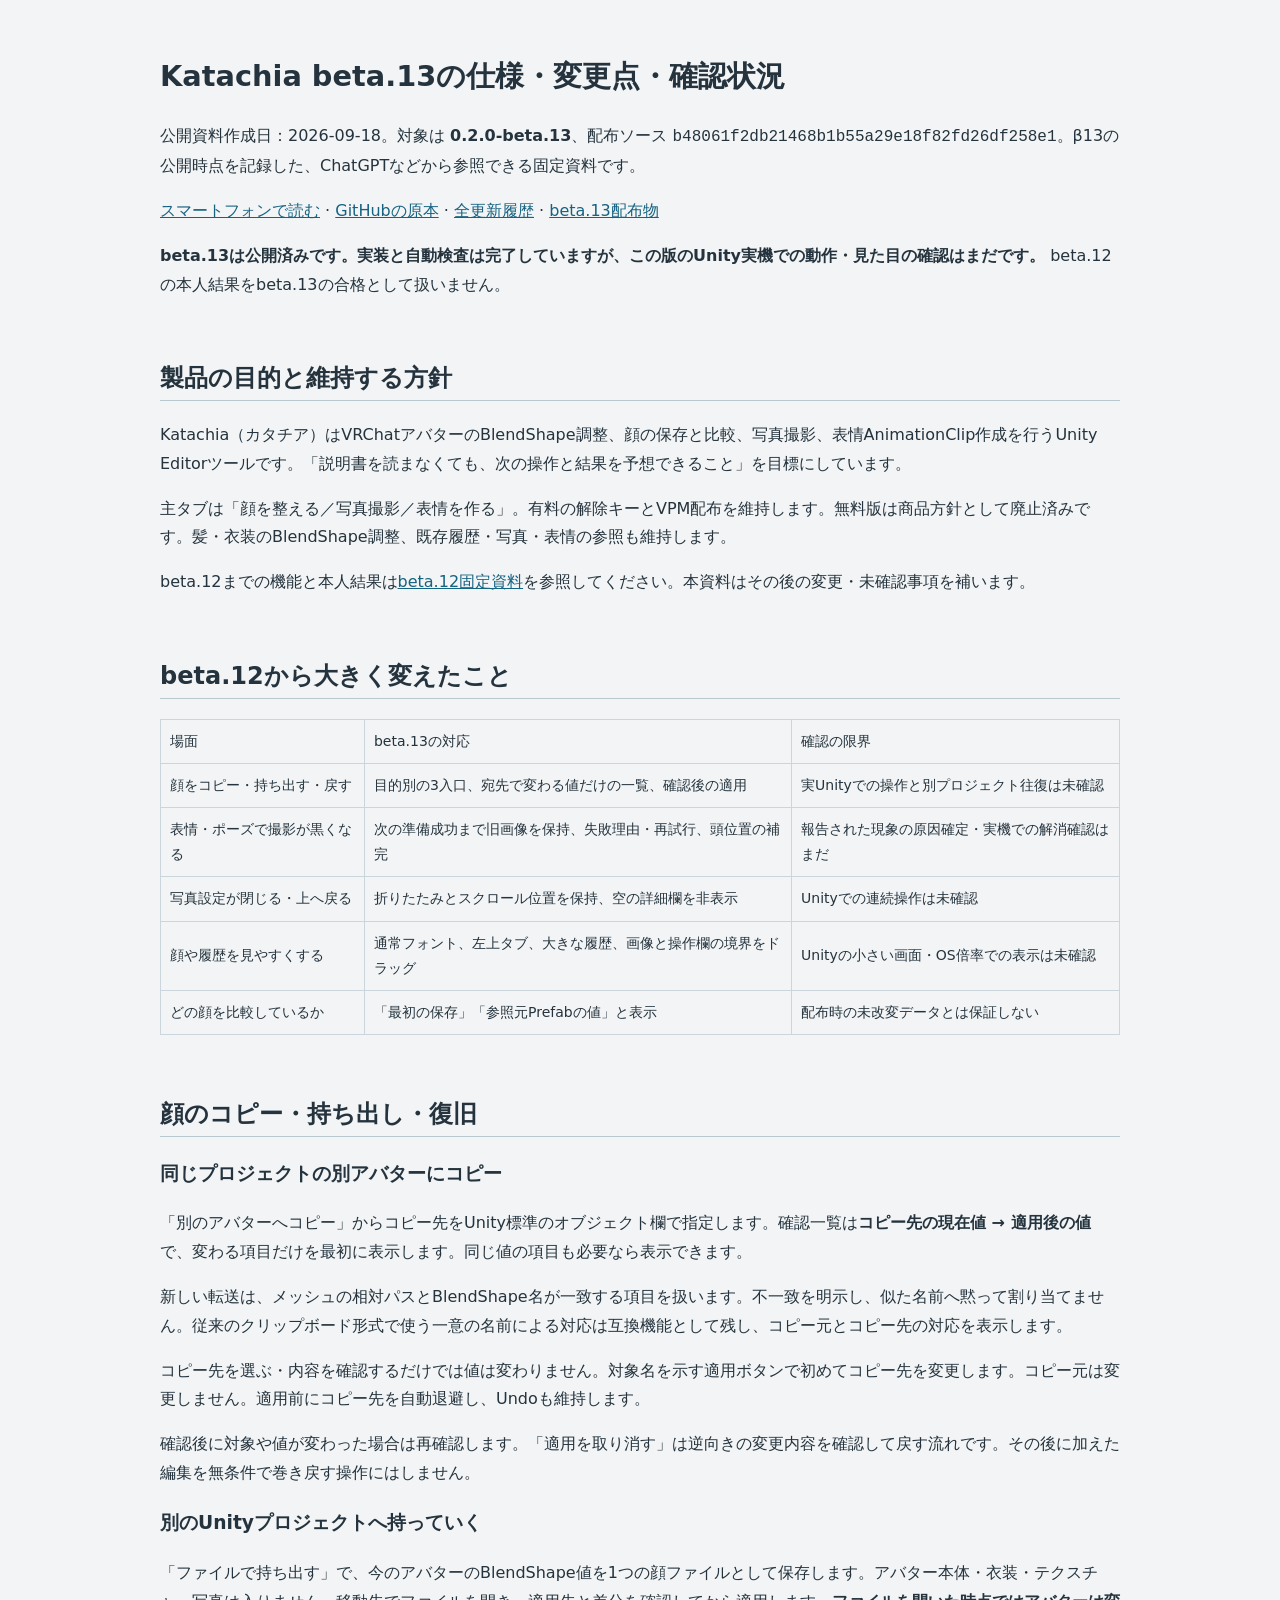
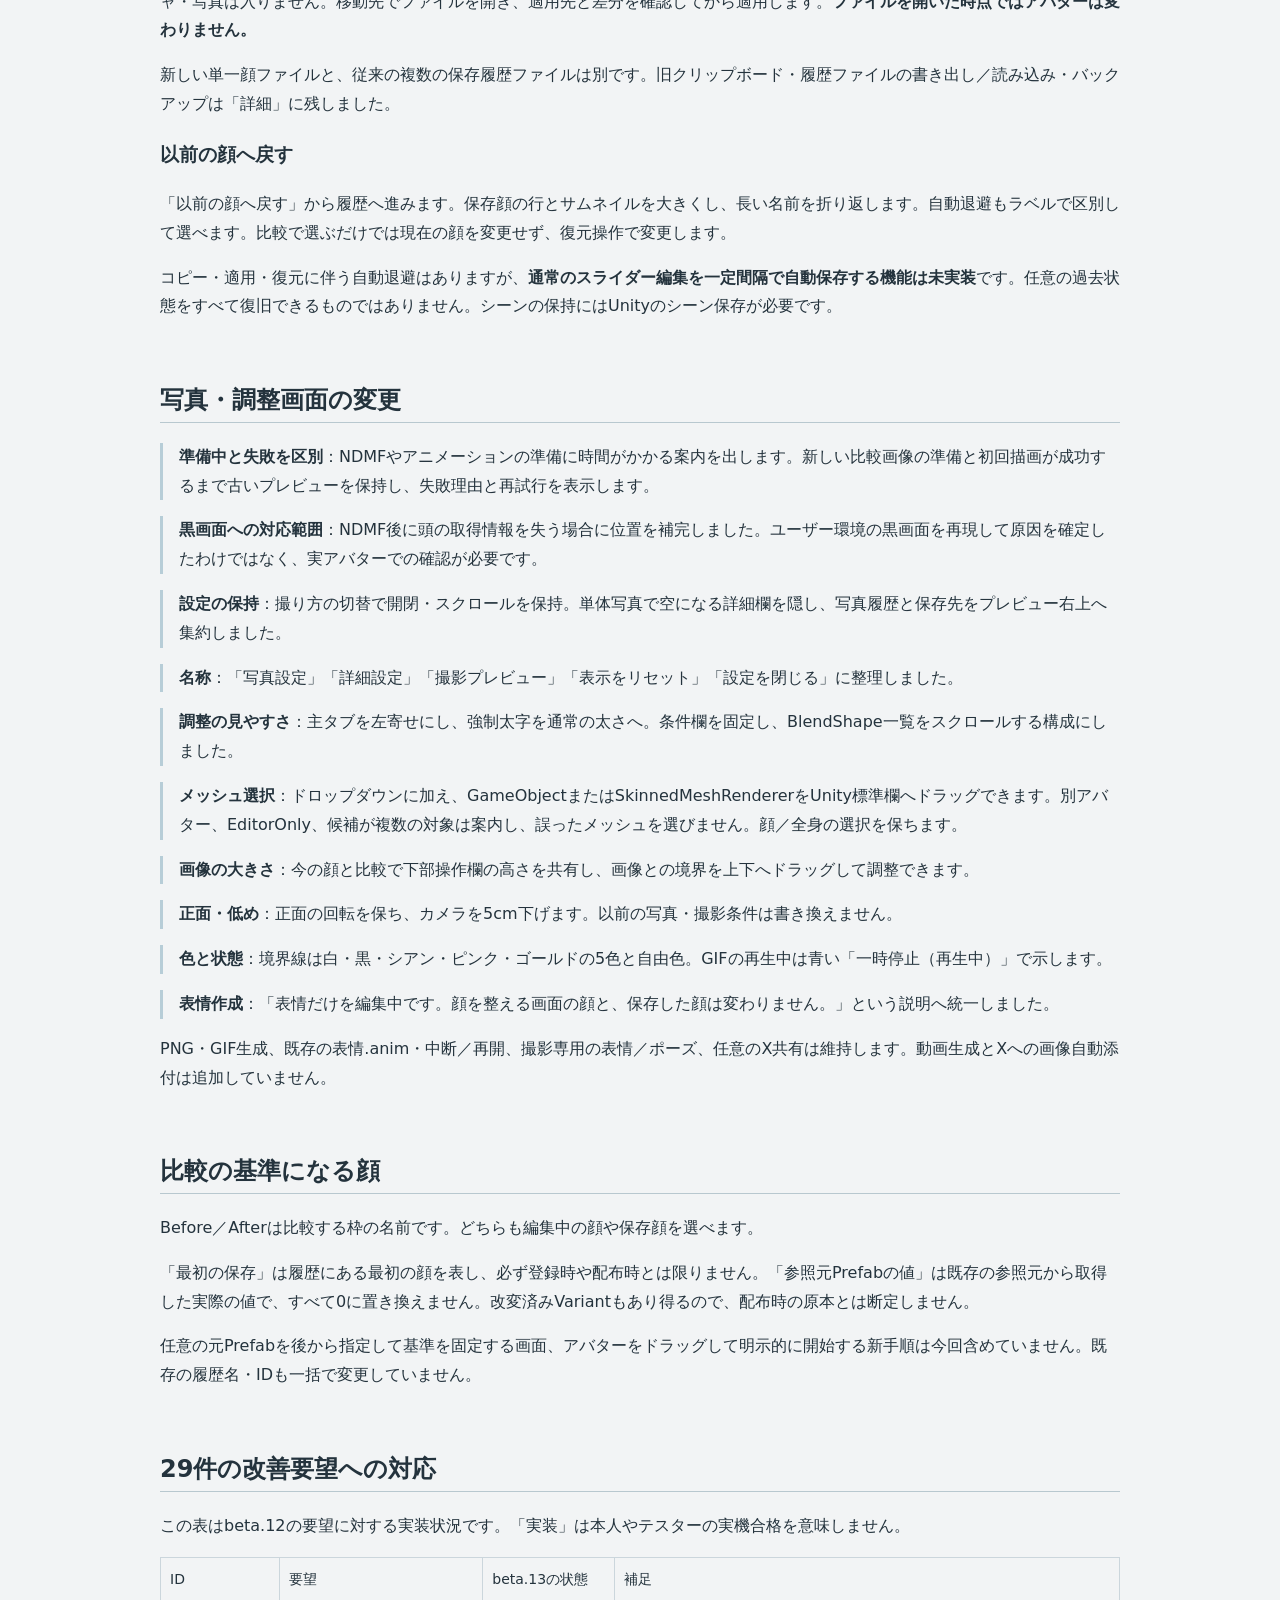
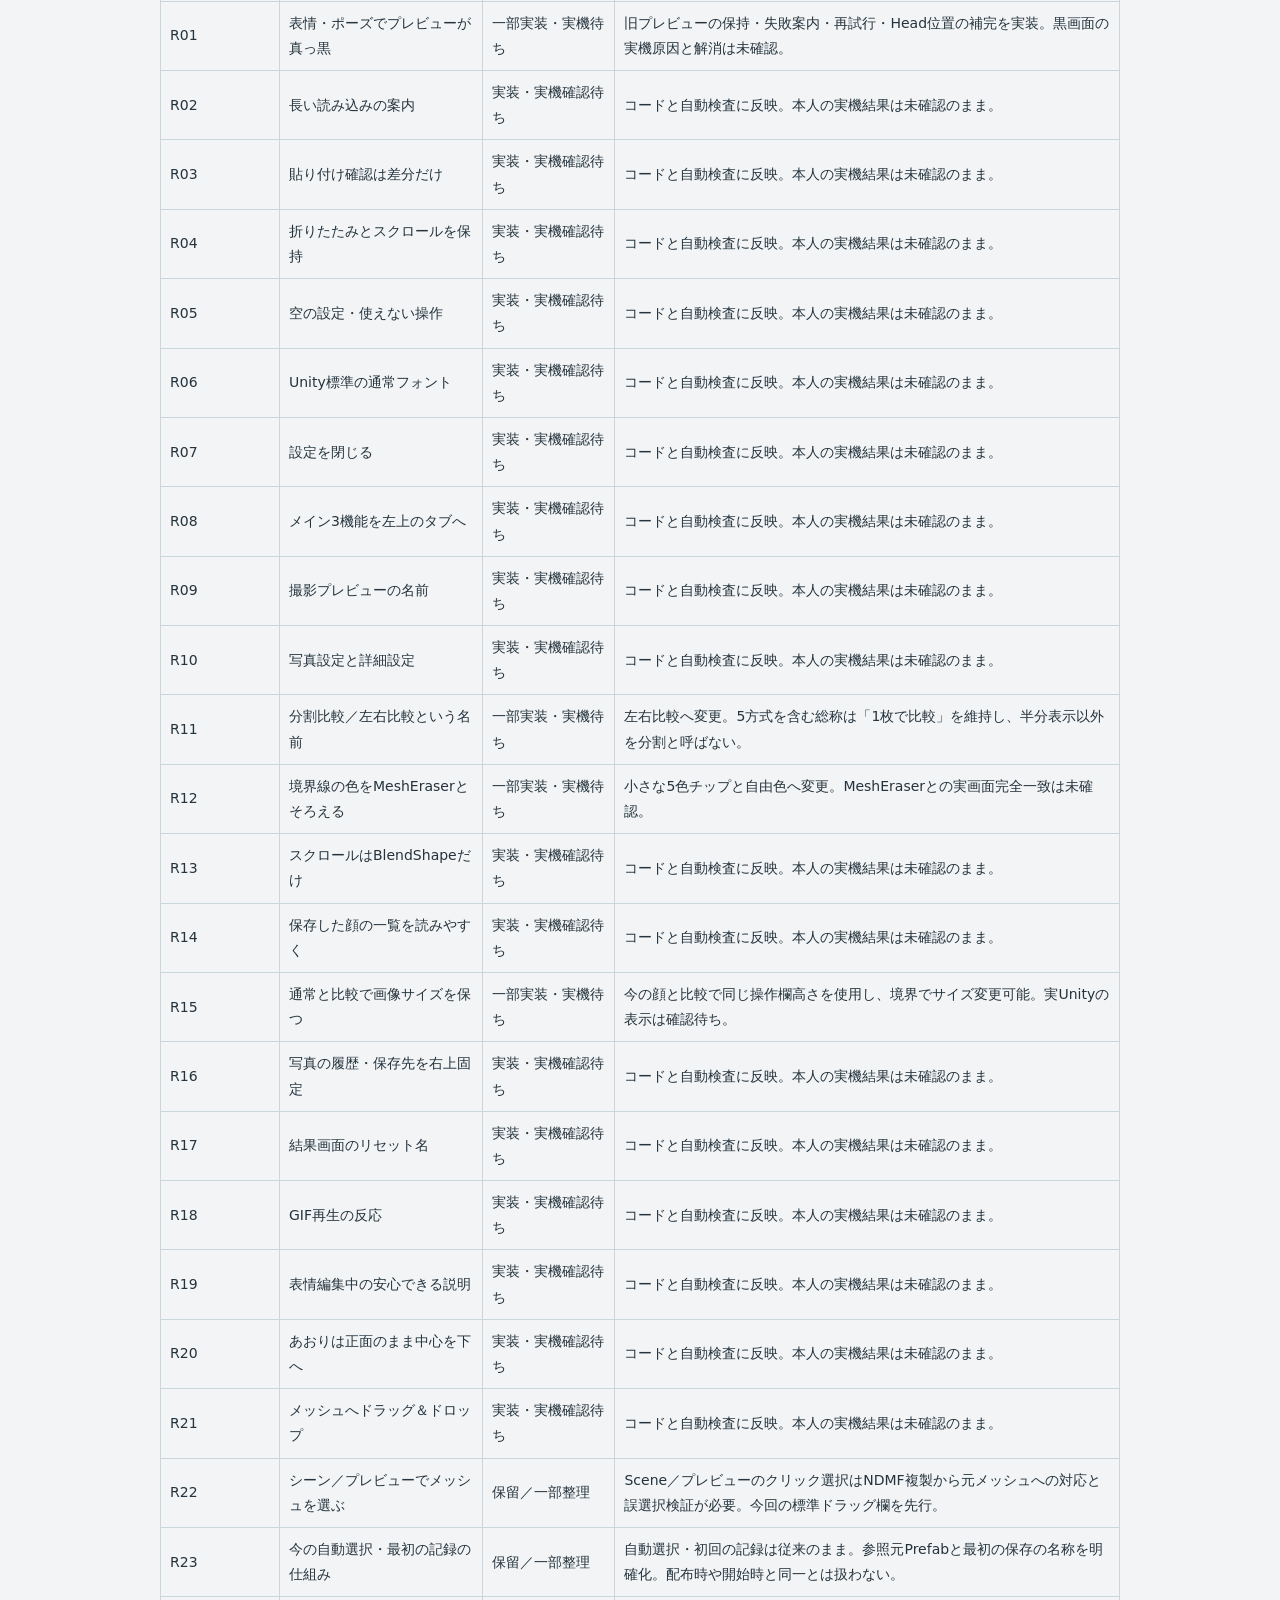
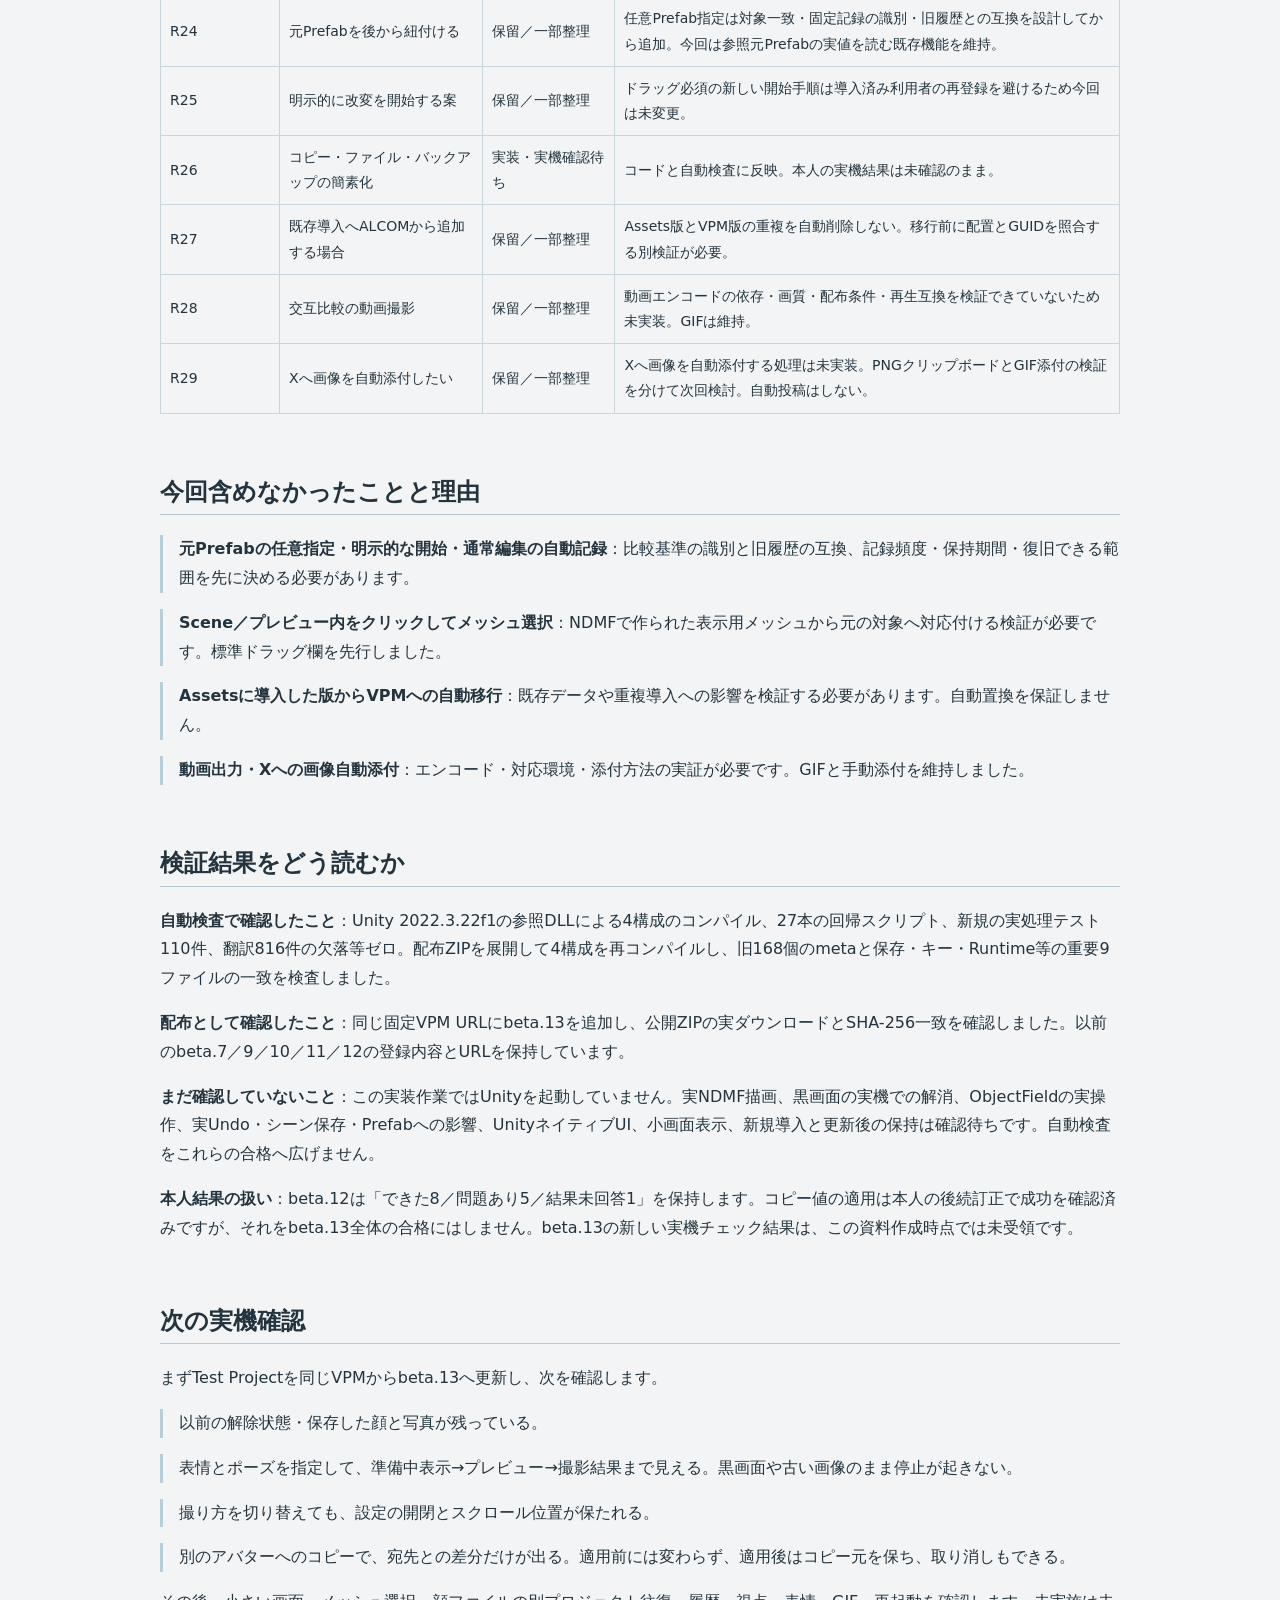
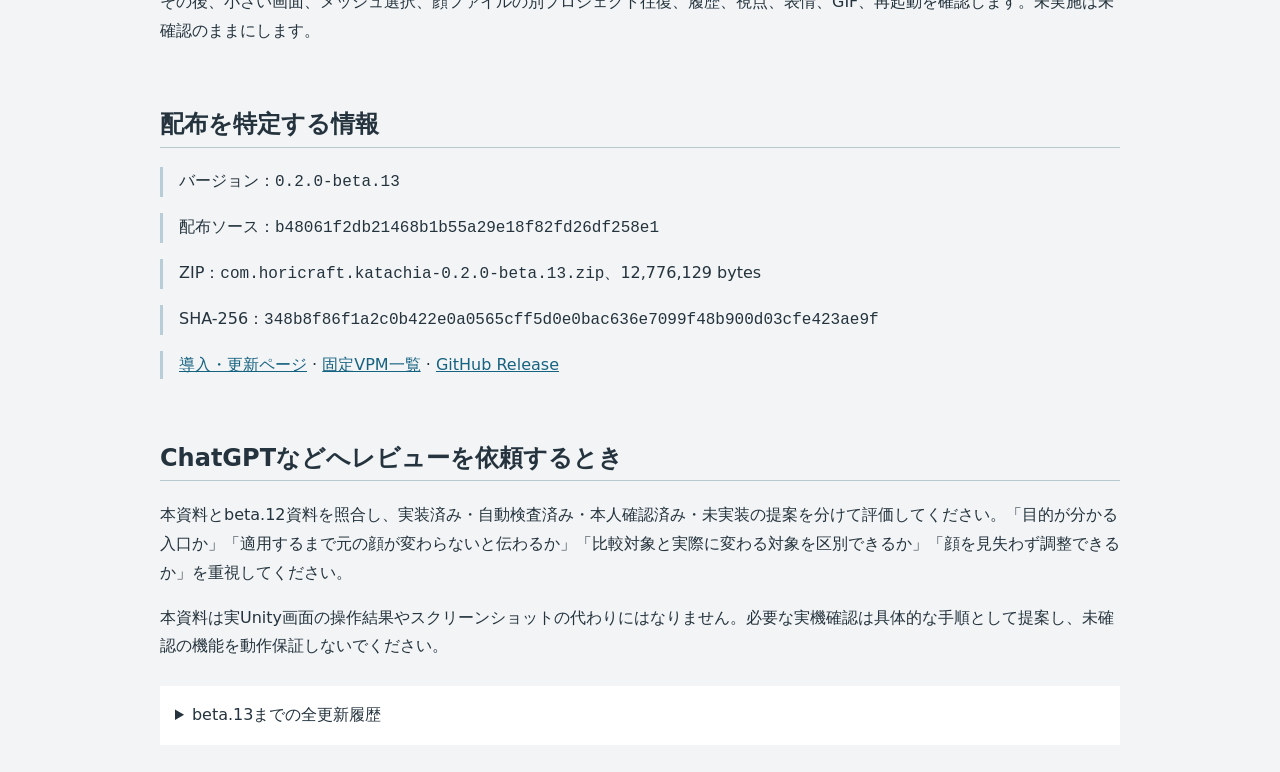
<file: site/katachia/review/beta13.html>
<!doctype html><html lang="ja"><meta charset="utf-8"><meta name="viewport" content="width=device-width,initial-scale=1"><title>Katachia beta.13の仕様・変更点・確認状況</title><style>body{margin:0;background:#f2f4f5;color:#24333d;font:16px/1.8 system-ui,sans-serif}main{max-width:960px;margin:auto;padding:32px 20px}h1{font-size:1.8rem}h2{margin-top:2.4em;border-bottom:1px solid #b8c8cf}a{color:#166281}p{overflow-wrap:anywhere}.bullet{padding-left:1em;border-left:3px solid #b7cdd7}code{overflow-wrap:anywhere}.table{overflow:auto}table{border-collapse:collapse;font-size:14px}td{border:1px solid #cbd6dc;padding:9px;min-width:100px}details{background:white;padding:15px;margin-top:25px}</style><main><h1>Katachia beta.13の仕様・変更点・確認状況</h1>
<p>公開資料作成日：2026-09-18。対象は <strong>0.2.0-beta.13</strong>、配布ソース <code>b48061f2db21468b1b55a29e18f82fd26df258e1</code>。β13の公開時点を記録した、ChatGPTなどから参照できる固定資料です。</p>
<p><a href="https://horicraft.github.io/vpm/katachia/review/beta13.html">スマートフォンで読む</a> · <a href="https://github.com/HoriCraft/vpm/blob/main/docs/katachia/beta13-review.md">GitHubの原本</a> · <a href="https://github.com/HoriCraft/vpm/blob/main/docs/katachia/beta13-changelog.md">全更新履歴</a> · <a href="https://github.com/HoriCraft/vpm/releases/tag/katachia-v0.2.0-beta.13">beta.13配布物</a></p>
<p><strong>beta.13は公開済みです。実装と自動検査は完了していますが、この版のUnity実機での動作・見た目の確認はまだです。</strong> beta.12の本人結果をbeta.13の合格として扱いません。</p>
<h2>製品の目的と維持する方針</h2>
<p>Katachia（カタチア）はVRChatアバターのBlendShape調整、顔の保存と比較、写真撮影、表情AnimationClip作成を行うUnity Editorツールです。「説明書を読まなくても、次の操作と結果を予想できること」を目標にしています。</p>
<p>主タブは「顔を整える／写真撮影／表情を作る」。有料の解除キーとVPM配布を維持します。無料版は商品方針として廃止済みです。髪・衣装のBlendShape調整、既存履歴・写真・表情の参照も維持します。</p>
<p>beta.12までの機能と本人結果は<a href="https://horicraft.github.io/vpm/katachia/review/beta12.html">beta.12固定資料</a>を参照してください。本資料はその後の変更・未確認事項を補います。</p>
<h2>beta.12から大きく変えたこと</h2>
<div class="table"><table>
<tr><td>場面</td><td>beta.13の対応</td><td>確認の限界</td></tr>
<tr><td>顔をコピー・持ち出す・戻す</td><td>目的別の3入口、宛先で変わる値だけの一覧、確認後の適用</td><td>実Unityでの操作と別プロジェクト往復は未確認</td></tr>
<tr><td>表情・ポーズで撮影が黒くなる</td><td>次の準備成功まで旧画像を保持、失敗理由・再試行、頭位置の補完</td><td>報告された現象の原因確定・実機での解消確認はまだ</td></tr>
<tr><td>写真設定が閉じる・上へ戻る</td><td>折りたたみとスクロール位置を保持、空の詳細欄を非表示</td><td>Unityでの連続操作は未確認</td></tr>
<tr><td>顔や履歴を見やすくする</td><td>通常フォント、左上タブ、大きな履歴、画像と操作欄の境界をドラッグ</td><td>Unityの小さい画面・OS倍率での表示は未確認</td></tr>
<tr><td>どの顔を比較しているか</td><td>「最初の保存」「参照元Prefabの値」と表示</td><td>配布時の未改変データとは保証しない</td></tr>
</table></div>
<h2>顔のコピー・持ち出し・復旧</h2>
<h3>同じプロジェクトの別アバターにコピー</h3>
<p>「別のアバターへコピー」からコピー先をUnity標準のオブジェクト欄で指定します。確認一覧は<strong>コピー先の現在値 → 適用後の値</strong>で、変わる項目だけを最初に表示します。同じ値の項目も必要なら表示できます。</p>
<p>新しい転送は、メッシュの相対パスとBlendShape名が一致する項目を扱います。不一致を明示し、似た名前へ黙って割り当てません。従来のクリップボード形式で使う一意の名前による対応は互換機能として残し、コピー元とコピー先の対応を表示します。</p>
<p>コピー先を選ぶ・内容を確認するだけでは値は変わりません。対象名を示す適用ボタンで初めてコピー先を変更します。コピー元は変更しません。適用前にコピー先を自動退避し、Undoも維持します。</p>
<p>確認後に対象や値が変わった場合は再確認します。「適用を取り消す」は逆向きの変更内容を確認して戻す流れです。その後に加えた編集を無条件で巻き戻す操作にはしません。</p>
<h3>別のUnityプロジェクトへ持っていく</h3>
<p>「ファイルで持ち出す」で、今のアバターのBlendShape値を1つの顔ファイルとして保存します。アバター本体・衣装・テクスチャ・写真は入りません。移動先でファイルを開き、適用先と差分を確認してから適用します。<strong>ファイルを開いた時点ではアバターは変わりません。</strong></p>
<p>新しい単一顔ファイルと、従来の複数の保存履歴ファイルは別です。旧クリップボード・履歴ファイルの書き出し／読み込み・バックアップは「詳細」に残しました。</p>
<h3>以前の顔へ戻す</h3>
<p>「以前の顔へ戻す」から履歴へ進みます。保存顔の行とサムネイルを大きくし、長い名前を折り返します。自動退避もラベルで区別して選べます。比較で選ぶだけでは現在の顔を変更せず、復元操作で変更します。</p>
<p>コピー・適用・復元に伴う自動退避はありますが、<strong>通常のスライダー編集を一定間隔で自動保存する機能は未実装</strong>です。任意の過去状態をすべて復旧できるものではありません。シーンの保持にはUnityのシーン保存が必要です。</p>
<h2>写真・調整画面の変更</h2>
<p class="bullet"><strong>準備中と失敗を区別</strong>：NDMFやアニメーションの準備に時間がかかる案内を出します。新しい比較画像の準備と初回描画が成功するまで古いプレビューを保持し、失敗理由と再試行を表示します。</p>
<p class="bullet"><strong>黒画面への対応範囲</strong>：NDMF後に頭の取得情報を失う場合に位置を補完しました。ユーザー環境の黒画面を再現して原因を確定したわけではなく、実アバターでの確認が必要です。</p>
<p class="bullet"><strong>設定の保持</strong>：撮り方の切替で開閉・スクロールを保持。単体写真で空になる詳細欄を隠し、写真履歴と保存先をプレビュー右上へ集約しました。</p>
<p class="bullet"><strong>名称</strong>：「写真設定」「詳細設定」「撮影プレビュー」「表示をリセット」「設定を閉じる」に整理しました。</p>
<p class="bullet"><strong>調整の見やすさ</strong>：主タブを左寄せにし、強制太字を通常の太さへ。条件欄を固定し、BlendShape一覧をスクロールする構成にしました。</p>
<p class="bullet"><strong>メッシュ選択</strong>：ドロップダウンに加え、GameObjectまたはSkinnedMeshRendererをUnity標準欄へドラッグできます。別アバター、EditorOnly、候補が複数の対象は案内し、誤ったメッシュを選びません。顔／全身の選択を保ちます。</p>
<p class="bullet"><strong>画像の大きさ</strong>：今の顔と比較で下部操作欄の高さを共有し、画像との境界を上下へドラッグして調整できます。</p>
<p class="bullet"><strong>正面・低め</strong>：正面の回転を保ち、カメラを5cm下げます。以前の写真・撮影条件は書き換えません。</p>
<p class="bullet"><strong>色と状態</strong>：境界線は白・黒・シアン・ピンク・ゴールドの5色と自由色。GIFの再生中は青い「一時停止（再生中）」で示します。</p>
<p class="bullet"><strong>表情作成</strong>：「表情だけを編集中です。顔を整える画面の顔と、保存した顔は変わりません。」という説明へ統一しました。</p>
<p>PNG・GIF生成、既存の表情.anim・中断／再開、撮影専用の表情／ポーズ、任意のX共有は維持します。動画生成とXへの画像自動添付は追加していません。</p>
<h2>比較の基準になる顔</h2>
<p>Before／Afterは比較する枠の名前です。どちらも編集中の顔や保存顔を選べます。</p>
<p>「最初の保存」は履歴にある最初の顔を表し、必ず登録時や配布時とは限りません。「参照元Prefabの値」は既存の参照元から取得した実際の値で、すべて0に置き換えません。改変済みVariantもあり得るので、配布時の原本とは断定しません。</p>
<p>任意の元Prefabを後から指定して基準を固定する画面、アバターをドラッグして明示的に開始する新手順は今回含めていません。既存の履歴名・IDも一括で変更していません。</p>
<h2>29件の改善要望への対応</h2>
<p>この表はbeta.12の要望に対する実装状況です。「実装」は本人やテスターの実機合格を意味しません。</p>
<div class="table"><table>
<tr><td>ID</td><td>要望</td><td>beta.13の状態</td><td>補足</td></tr>
<tr><td>R01</td><td>表情・ポーズでプレビューが真っ黒</td><td>一部実装・実機待ち</td><td>旧プレビューの保持・失敗案内・再試行・Head位置の補完を実装。黒画面の実機原因と解消は未確認。</td></tr>
<tr><td>R02</td><td>長い読み込みの案内</td><td>実装・実機確認待ち</td><td>コードと自動検査に反映。本人の実機結果は未確認のまま。</td></tr>
<tr><td>R03</td><td>貼り付け確認は差分だけ</td><td>実装・実機確認待ち</td><td>コードと自動検査に反映。本人の実機結果は未確認のまま。</td></tr>
<tr><td>R04</td><td>折りたたみとスクロールを保持</td><td>実装・実機確認待ち</td><td>コードと自動検査に反映。本人の実機結果は未確認のまま。</td></tr>
<tr><td>R05</td><td>空の設定・使えない操作</td><td>実装・実機確認待ち</td><td>コードと自動検査に反映。本人の実機結果は未確認のまま。</td></tr>
<tr><td>R06</td><td>Unity標準の通常フォント</td><td>実装・実機確認待ち</td><td>コードと自動検査に反映。本人の実機結果は未確認のまま。</td></tr>
<tr><td>R07</td><td>設定を閉じる</td><td>実装・実機確認待ち</td><td>コードと自動検査に反映。本人の実機結果は未確認のまま。</td></tr>
<tr><td>R08</td><td>メイン3機能を左上のタブへ</td><td>実装・実機確認待ち</td><td>コードと自動検査に反映。本人の実機結果は未確認のまま。</td></tr>
<tr><td>R09</td><td>撮影プレビューの名前</td><td>実装・実機確認待ち</td><td>コードと自動検査に反映。本人の実機結果は未確認のまま。</td></tr>
<tr><td>R10</td><td>写真設定と詳細設定</td><td>実装・実機確認待ち</td><td>コードと自動検査に反映。本人の実機結果は未確認のまま。</td></tr>
<tr><td>R11</td><td>分割比較／左右比較という名前</td><td>一部実装・実機待ち</td><td>左右比較へ変更。5方式を含む総称は「1枚で比較」を維持し、半分表示以外を分割と呼ばない。</td></tr>
<tr><td>R12</td><td>境界線の色をMeshEraserとそろえる</td><td>一部実装・実機待ち</td><td>小さな5色チップと自由色へ変更。MeshEraserとの実画面完全一致は未確認。</td></tr>
<tr><td>R13</td><td>スクロールはBlendShapeだけ</td><td>実装・実機確認待ち</td><td>コードと自動検査に反映。本人の実機結果は未確認のまま。</td></tr>
<tr><td>R14</td><td>保存した顔の一覧を読みやすく</td><td>実装・実機確認待ち</td><td>コードと自動検査に反映。本人の実機結果は未確認のまま。</td></tr>
<tr><td>R15</td><td>通常と比較で画像サイズを保つ</td><td>一部実装・実機待ち</td><td>今の顔と比較で同じ操作欄高さを使用し、境界でサイズ変更可能。実Unityの表示は確認待ち。</td></tr>
<tr><td>R16</td><td>写真の履歴・保存先を右上固定</td><td>実装・実機確認待ち</td><td>コードと自動検査に反映。本人の実機結果は未確認のまま。</td></tr>
<tr><td>R17</td><td>結果画面のリセット名</td><td>実装・実機確認待ち</td><td>コードと自動検査に反映。本人の実機結果は未確認のまま。</td></tr>
<tr><td>R18</td><td>GIF再生の反応</td><td>実装・実機確認待ち</td><td>コードと自動検査に反映。本人の実機結果は未確認のまま。</td></tr>
<tr><td>R19</td><td>表情編集中の安心できる説明</td><td>実装・実機確認待ち</td><td>コードと自動検査に反映。本人の実機結果は未確認のまま。</td></tr>
<tr><td>R20</td><td>あおりは正面のまま中心を下へ</td><td>実装・実機確認待ち</td><td>コードと自動検査に反映。本人の実機結果は未確認のまま。</td></tr>
<tr><td>R21</td><td>メッシュへドラッグ＆ドロップ</td><td>実装・実機確認待ち</td><td>コードと自動検査に反映。本人の実機結果は未確認のまま。</td></tr>
<tr><td>R22</td><td>シーン／プレビューでメッシュを選ぶ</td><td>保留／一部整理</td><td>Scene／プレビューのクリック選択はNDMF複製から元メッシュへの対応と誤選択検証が必要。今回の標準ドラッグ欄を先行。</td></tr>
<tr><td>R23</td><td>今の自動選択・最初の記録の仕組み</td><td>保留／一部整理</td><td>自動選択・初回の記録は従来のまま。参照元Prefabと最初の保存の名称を明確化。配布時や開始時と同一とは扱わない。</td></tr>
<tr><td>R24</td><td>元Prefabを後から紐付ける</td><td>保留／一部整理</td><td>任意Prefab指定は対象一致・固定記録の識別・旧履歴との互換を設計してから追加。今回は参照元Prefabの実値を読む既存機能を維持。</td></tr>
<tr><td>R25</td><td>明示的に改変を開始する案</td><td>保留／一部整理</td><td>ドラッグ必須の新しい開始手順は導入済み利用者の再登録を避けるため今回は未変更。</td></tr>
<tr><td>R26</td><td>コピー・ファイル・バックアップの簡素化</td><td>実装・実機確認待ち</td><td>コードと自動検査に反映。本人の実機結果は未確認のまま。</td></tr>
<tr><td>R27</td><td>既存導入へALCOMから追加する場合</td><td>保留／一部整理</td><td>Assets版とVPM版の重複を自動削除しない。移行前に配置とGUIDを照合する別検証が必要。</td></tr>
<tr><td>R28</td><td>交互比較の動画撮影</td><td>保留／一部整理</td><td>動画エンコードの依存・画質・配布条件・再生互換を検証できていないため未実装。GIFは維持。</td></tr>
<tr><td>R29</td><td>Xへ画像を自動添付したい</td><td>保留／一部整理</td><td>Xへ画像を自動添付する処理は未実装。PNGクリップボードとGIF添付の検証を分けて次回検討。自動投稿はしない。</td></tr>
</table></div>
<h2>今回含めなかったことと理由</h2>
<p class="bullet"><strong>元Prefabの任意指定・明示的な開始・通常編集の自動記録</strong>：比較基準の識別と旧履歴の互換、記録頻度・保持期間・復旧できる範囲を先に決める必要があります。</p>
<p class="bullet"><strong>Scene／プレビュー内をクリックしてメッシュ選択</strong>：NDMFで作られた表示用メッシュから元の対象へ対応付ける検証が必要です。標準ドラッグ欄を先行しました。</p>
<p class="bullet"><strong>Assetsに導入した版からVPMへの自動移行</strong>：既存データや重複導入への影響を検証する必要があります。自動置換を保証しません。</p>
<p class="bullet"><strong>動画出力・Xへの画像自動添付</strong>：エンコード・対応環境・添付方法の実証が必要です。GIFと手動添付を維持しました。</p>
<h2>検証結果をどう読むか</h2>
<p><strong>自動検査で確認したこと</strong>：Unity 2022.3.22f1の参照DLLによる4構成のコンパイル、27本の回帰スクリプト、新規の実処理テスト110件、翻訳816件の欠落等ゼロ。配布ZIPを展開して4構成を再コンパイルし、旧168個のmetaと保存・キー・Runtime等の重要9ファイルの一致を検査しました。</p>
<p><strong>配布として確認したこと</strong>：同じ固定VPM URLにbeta.13を追加し、公開ZIPの実ダウンロードとSHA-256一致を確認しました。以前のbeta.7／9／10／11／12の登録内容とURLを保持しています。</p>
<p><strong>まだ確認していないこと</strong>：この実装作業ではUnityを起動していません。実NDMF描画、黒画面の実機での解消、ObjectFieldの実操作、実Undo・シーン保存・Prefabへの影響、UnityネイティブUI、小画面表示、新規導入と更新後の保持は確認待ちです。自動検査をこれらの合格へ広げません。</p>
<p><strong>本人結果の扱い</strong>：beta.12は「できた8／問題あり5／結果未回答1」を保持します。コピー値の適用は本人の後続訂正で成功を確認済みですが、それをbeta.13全体の合格にはしません。beta.13の新しい実機チェック結果は、この資料作成時点では未受領です。</p>
<h2>次の実機確認</h2>
<p>まずTest Projectを同じVPMからbeta.13へ更新し、次を確認します。</p>
<p class="bullet">以前の解除状態・保存した顔と写真が残っている。</p>
<p class="bullet">表情とポーズを指定して、準備中表示→プレビュー→撮影結果まで見える。黒画面や古い画像のまま停止が起きない。</p>
<p class="bullet">撮り方を切り替えても、設定の開閉とスクロール位置が保たれる。</p>
<p class="bullet">別のアバターへのコピーで、宛先との差分だけが出る。適用前には変わらず、適用後はコピー元を保ち、取り消しもできる。</p>
<p>その後、小さい画面、メッシュ選択、顔ファイルの別プロジェクト往復、履歴、視点、表情、GIF、再起動を確認します。未実施は未確認のままにします。</p>
<h2>配布を特定する情報</h2>
<p class="bullet">バージョン：<code>0.2.0-beta.13</code></p>
<p class="bullet">配布ソース：<code>b48061f2db21468b1b55a29e18f82fd26df258e1</code></p>
<p class="bullet">ZIP：<code>com.horicraft.katachia-0.2.0-beta.13.zip</code>、12,776,129 bytes</p>
<p class="bullet">SHA-256：<code>348b8f86f1a2c0b422e0a0565cff5d0e0bac636e7099f48b900d03cfe423ae9f</code></p>
<p class="bullet"><a href="https://horicraft.github.io/vpm/katachia/">導入・更新ページ</a> · <a href="https://horicraft.github.io/vpm/katachia/index.json">固定VPM一覧</a> · <a href="https://github.com/HoriCraft/vpm/releases/tag/katachia-v0.2.0-beta.13">GitHub Release</a></p>
<h2>ChatGPTなどへレビューを依頼するとき</h2>
<p>本資料とbeta.12資料を照合し、実装済み・自動検査済み・本人確認済み・未実装の提案を分けて評価してください。「目的が分かる入口か」「適用するまで元の顔が変わらないと伝わるか」「比較対象と実際に変わる対象を区別できるか」「顔を見失わず調整できるか」を重視してください。</p>
<p>本資料は実Unity画面の操作結果やスクリーンショットの代わりにはなりません。必要な実機確認は具体的な手順として提案し、未確認の機能を動作保証しないでください。</p><details><summary>beta.13までの全更新履歴</summary><h1>更新履歴</h1>
<h2>v0.2.0-beta.13（2026-09-18・テスター向け・実機確認待ち）</h2>
<p>顔をコピー・持ち出す・戻す操作を、目的から選べる画面へ整理しました。以下はコードと自動検査の範囲です。</p>
<p class="bullet">別のシーンアバターへコピー／今の顔をファイルで持ち出す／以前の顔へ戻す、の3つの入口。読み込みだけでは適用せず、宛先で変わる値だけを確認できます。既存のクリップボードと履歴ファイルは「詳細」に残しました。</p>
<p class="bullet">コピーは相対パスとシェイプ名の一致を確認し、不一致を表示。適用前の自動退避とUndoを維持し、確認後に宛先が変わった場合は再確認を求めます。元のアバターは変更しません。</p>
<p class="bullet">表情・ポーズの撮影プレビューは、次の準備と初回描画が成功するまで直前の画像を保持。準備中・失敗理由・再試行を表示し、NDMF処理後にHead取得情報がなくなる場合の位置参照を補いました。報告された黒画面の実機再現・解消確認はまだです。</p>
<p class="bullet">写真設定の開閉・スクロール位置を保持し、単体撮影で空になる詳細欄を非表示。写真の履歴と保存先をプレビュー右上へ集約しました。</p>
<p class="bullet">上部の3つの主機能を左寄せタブにし、日本語を含む強制太字を標準の太さに統一。「設定を閉じる」「撮影プレビュー」「表示をリセット」へ名称を整理。</p>
<p class="bullet">履歴のサムネイル・行・名前表示を拡大。自動退避を同じ一覧で区別して選べます。フィルターの独立スクロールをやめ、BlendShape一覧をスクロールします。</p>
<p class="bullet">調整するメッシュを標準オブジェクト欄へドラッグして選択可能。別アバター・EditorOnly・複数候補は誤選択せず案内します。顔／全身の範囲を自動変更しません。</p>
<p class="bullet">比較画像と下の操作欄の境界を上下にドラッグ可能。「正面・低め」は正面の回転を保ち、カメラを5cm下げます。過去の写真と画角は書き換えません。</p>
<p class="bullet">境界線に5色の小さなプリセットと自由色。GIFの再生中表示、表情だけを編集している案内を明確にしました。</p>
<p class="bullet">比較候補の呼称を「参照元Prefabの値」「最初の保存」へ整理。未改変の配布時データとは保証しません。</p>
<p>元Prefabの任意指定と新しい開始手順、通常調整の自動記録、動画出力、X画像の自動添付は今回含めません。有効な解除キー・Runtimeの履歴形式・既存写真・.animの参照を維持します。Unity実表示・NDMF実描画・新規導入は確認待ちです。</p>
<h2>v0.2.0-beta.12（2026-09-18・テスター向け・実機確認待ち）</h2>
<p>完成形モックへの本人フィードバックを反映したUI更新です。以下は実装と自動検査の範囲です。Unityでの新しい配置・NDMFの実描画は引き続き本人とテスターの確認対象です。</p>
<p class="bullet">顔を整える・写真撮影・表情を作るの3つの入口へ整理。調整一覧のために履歴はボタンから開く方式に変更しました。</p>
<p class="bullet">履歴の比較と復元を分離し、比較画面は実際に編集中の値が追従する側にリアルタイムを表示します。</p>
<p class="bullet">コピー・ファイルへの持ち出し・自動バックアップを用途の説明付き画面へ移動。貼り付けは部位・値を確認してから適用します。適用時の自動退避とUndoは保持します。</p>
<p class="bullet">部位選択をまとめて解除でき、絞り込みは常時表示。選択解除ではシェイプの値を変更しません。</p>
<p class="bullet">写真は「撮影」の1ボタン。表情・ポーズを標準アニメーション入力欄のカードにまとめ、比較方法は主操作へ移動。複数方向の設定は独立して折りたたみ。写真の履歴と保存先を開く入口を分けました。</p>
<p class="bullet">全画面の視点操作をカメラとして案内。表情・ポーズを付けても元データを変えずに撮影用の視点を調整できます。</p>
<p class="bullet">表情編集では通常の顔を残したコピーであることを常時表示します。名前・中断・再開・.anim更新の経路を維持しました。</p>
<p class="bullet">NDMFは新規環境で既定ONに変更。既存の明示設定は保持し、診断用OFFと未反映状態の説明は設定へまとめました。</p>
<p class="bullet">結果は全体表示を維持し、Xへの共有を任意の出口として目立たせました。画像添付・投稿は利用者が行います。</p>
<p>保存形式・有効な解除キー・旧写真・既存.animの参照は保持します。FaceEmoとの機能比較・ライセンス調査は今回含めません。</p>
<h2>v0.2.0-beta.11（2026-09-17・テスター向け・実機確認待ち）</h2>
<p>beta.11のコードと自動検査の結果です。Unityの実画面・再起動は朝の確認対象です。同じ固定VPM一覧へ追加し、旧版は残す配布です。</p>
<p class="bullet">上部の入口を顔調整・写真・表情の3つに整理。各種一覧・連絡・プレビュー表示は設定へ移しました。</p>
<p class="bullet">最近5件の保存顔と「戻す」を常設。その他の操作は行メニューと「その他」へまとめました。</p>
<p class="bullet">左を今の姿／元と比べるの2択にし、固定2段の保存・撮影ボタンを廃止。Before/Afterは共通メニュー、比較の詳細は折りたたみにしました。</p>
<p class="bullet">写真は正面の半分割りPNGを初期設定にし、撮影ボタンを右上の1つへ集約。詳細設定と最近5件を下に置き、結果から設定を保ってもう一度撮れます。</p>
<p class="bullet">小さい画面で画像領域を確保し、長い選択肢が隣へ重ならないようにしました。実画面とOS倍率の確認は引き続き必要です。</p>
<p class="bullet">今の姿の方向ボタン、写真撮影の縦の角度枠と配置見本の高さを修正。今の姿で不要な比較対象の空枠を隠します。</p>
<p class="bullet">口パク用シェイプを初期状態で隠し、同じセッション中の表示切替を保持。比較画像の保存値・ライブ・保存写真の表示を日本語化しました。</p>
<p class="bullet">GIFの減色に誤差拡散ディザを加え、保存GIFと結果窓に同じ減色後の画像を使います。2フレーム・寸法・間隔・従来のパレットとPNG出力は維持します。</p>
<p class="bullet">起動後の画面構築はシーン読み込みとコンパイル・更新処理が落ち着くまで待ちます。プレビュー画像の準備は最初の更新時に行います。</p>
<p class="bullet">自分の背景PNGは全体表示を既定にし、従来の拡大表示も選べます。推奨サイズと「写る範囲」の見本を追加。保存済み写真は記録された表示方式を保ちます。</p>
<p class="bullet">顔の保存成功は「3 保存と戻す」の状態行に10秒間表示。写真失敗時は数値の保存済みを伝える従来の結果窓を残します。</p>
<p class="bullet">表情の入口に.animを明記し、撮影画面へ移動するボタンと撮影して保存するボタンを区別。「最初の保存（元の顔）」「Prefab の初期値」「今の顔（編集中）」を使います。保存済みデータの名前は変更しません。</p>
<p class="bullet">結果窓は全体表示・フォルダー・閉じるを先に置き、X共有を任意の出口としてその下に配置。最初の自動保存では写真4方向を準備中と案内します。</p>
<h2>v0.2.0-beta.10（2026-09-16）</h2>
<p>テスター向け更新。VPMの同じURLから更新できます。以下はコードと自動検査で確認した変更で、Unity上の新しい配置・ドラッグ・実描画は引き続き確認対象です。</p>
<p class="bullet">画像上に視点リセット・背景・撮影、表情保存・顔保存を2段で固定。比較設定は画像下で枠ごと折りたたみ、表情名と保存/更新は右上にまとめました。</p>
<p class="bullet">撮影設定のスクロールと開閉状態を保持し、角度枠のドラッグを並べ替え専用にしました。撮影順とプレビュー視点を分け、初回正面・選択順の保持・カメラ引き継ぎを整理しました。</p>
<p class="bullet">比較の見せ方を統一。「交互に見る」だけGIF、ほかはPNGで保存します。境界線の色/太さ、各バーのリセットを追加しました。</p>
<p class="bullet">完成画像のBefore/Afterを上端にまとめ、写真名にアバター・選択表情・日時を含めました。完成写真はPhotos~、報告はReports~へ保存し、旧データは移動しません。</p>
<p class="bullet">部位の複数絞り込み、Ear/Tongue、EditorOnlyの除外を追加。メッシュ変更で顔/全身を自動変更しません。</p>
<p class="bullet">撮影用の内蔵表情/ポーズを廃止し、手持ち.animと作成した表情を使います。名前の候補、表情の中断/再開、既存.animの参照は維持します。</p>
<p class="bullet">無料版を終了し、有効な解除キーでの利用に統一。既存のキー、顔、写真、表情は保持します。</p>
<p class="bullet">Xの投稿画面を改行済みの文で直接開きます。画像添付と投稿は利用者が行います。</p>
<p>MMD専用絞り込み、旧写真/下書き/バックアップの一括移動、Xへの自動添付は含みません。Unity 6、全アバター/任意.animの見た目は保証していません。</p>
<h2>v0.2.0-beta.9（2026-09-15・実機確認待ちの候補）</h2>
<p>コード・ファイル処理の自動検査と4構成のコンパイルを実施した開発候補です。同じZIPの別Unityへの導入、NDMFの見た目、実UI操作は未確認です。実機合格・公開済みとは扱いません。</p>
<p class="bullet">写真撮影を、左の大きなプレビューと右の撮影設定へ整理。設定だけスクロールし、撮影ボタンは固定。1つの顔／Before・After、1〜4方向、縦横配置と順番から撮影・保存へ進む構成にしました。</p>
<p class="bullet">点滅GIFは各方向の同じ1枠でBefore／Afterを交互表示。PNGへ切り替えると有効な比較方法を選択します。配置見本と出力の枠数を共通化しました。</p>
<p class="bullet">結果窓は全体表示から開く設計で、縮小・拡大・移動と全体表示への復帰、フォルダーを開く、編集可能な文章からXの投稿準備へ進む入口を追加。画像添付・投稿は自動で行いません。</p>
<p class="bullet">撮影用の表情・ポーズを独立して指定。内蔵候補と自分の.animの対応曲線を、専用複製へ表情→NDMF→ポーズの順で適用します。元アバターやclipは変更しません。Unityの実サンプリング・体格別の見た目は確認待ちです。</p>
<p class="bullet">確定した表情と表情一覧から「この表情で撮影へ」を追加。既存の表情名プリセット、下書き、.animの参照を保つ更新は維持しました。</p>
<p class="bullet">比較を「両方を回して比較」と「保存写真と比較」に分離。固定写真は両側とも保存時の背景を保持し、左右独立枠へ表示。共通の撮影済み方向だけを選び、不足側のみ値から描画します。</p>
<p class="bullet">比較の画像へ高さを先に確保。Before／Afterの各選択欄へ共通ショートカットを配置し、撮影への遷移で選択時の顔や自由カメラを引き継ぐようにしました。</p>
<p class="bullet">ホイールで拡大縮小、中ドラッグで移動、右ドラッグで回転する共通カメラ処理を追加。正面の次にあおり15度を置き、任意角度・倍率・移動を撮影条件へ保存します。古い写真の条件も読み込めます。</p>
<p class="bullet">保存写真を表示するだけの自動撮影を停止。両側が写真なら再撮影せず出力でき、演出を変える時は「同じ顔から新しく撮る」で明示的に切り替えます。</p>
<p class="bullet">表情を編集しながら今の姿・比較・撮影を切り替えられる構成へ。表情比較は通常の顔履歴を増やさず、中断後は通常の顔へ戻します。R7a時点の本人確認は保持し、新候補の合格には流用しません。</p>
<p class="bullet">境界線の初期値をONへ変更し、既存のON/OFF設定は保持。NDMFによる撮影準備には待ち時間があることを案内します。</p>
<p class="bullet">無料版の顔調整・単体1方向PNG・既存写真閲覧・交互比較と、既存解除キー方式を維持。新しい撮影設定からも版制限を判定します。</p>
<h2>v0.2.0-beta.8（2026-09-14・実機確認待ちの候補）</h2>
<p>公開済みbeta.7からの変更です。コードとファイル入出力の自動検査を実施しました。生成したパッケージの実導入とUnity上の表示は別に確認するため、この記載だけで公開済み・実機合格とはしません。</p>
<p class="bullet">顔を保存した写真とリアルタイム比較でもNDMFの設定を使うよう修正。比較では描画用データを分け、共有NDMF分身へ保存値を書き込みません。写真取得に失敗しても先に保存した数値を保持します。</p>
<p class="bullet">「今の姿」と比較のNDMFデータが遅れて準備・置換された時に追従。アバター未選択時の不要なNDMF探索を停止します。</p>
<p class="bullet">比較PNGの保存時に描画失敗を検出し、古い画像を成功として書き出さないよう修正。PNGが保存され付属情報だけ失敗した場合は、その違いを案内します。</p>
<p class="bullet">JSONの旧表情区分と、過去のシェイプ名順序を保持して読み込み。不正な重複・欠落・非有限値を適用前に拒否し、壊れた後続記録による部分的な履歴追加を防ぎます。</p>
<p class="bullet">保存後に追加したシェイプ付き衣装も「変更あり」として検出します。</p>
<p class="bullet">顔調整の一覧と保存欄のスクロールを分離。絞り込み/メッシュ変更では先頭へ戻り、値編集/Undoでは一覧位置を維持します。お気に入りの星を外すと行と件数も更新します。</p>
<p class="bullet">保存後の専用画面に名前・写真・保存結果を表示。写真が撮れなかった場合も数値の保存成功を区別します。</p>
<p class="bullet">表情の編集を中断し、後から下書きを再開可能に。保存済みシーンではアバター別の下書きを記録し、未保存シーンは同じUnity内で保持します。下書き再開後のUndoは新しい編集から始まります。</p>
<p class="bullet">名前編集から表情の確定/更新まで進められます。上部に「顔を調整」と「保存した顔の一覧」を追加します。</p>
<p class="bullet">比較対象を画像の下へまとめ、Afterを今の顔へ1クリックで戻せるようにします。比較の補助設定を折りたたみ、画像の領域を優先します。</p>
<p class="bullet">写真は1方向を大きく表示する方法と全方向表示を切替。画像外の「大きく開く」からも拡大でき、Before/Afterは同じ高さで中央へ接して並べます。自由角度から標準方向への選択表示も同期します。</p>
<p class="bullet">比較の白線を初期OFFの切替に変更。半分・同じ側・境界を動かす画面と新しいPNGへ反映し、交互/重ね合わせには加えません。</p>
<p class="bullet">比較の両画像を一緒にホイール拡大・中ドラッグ移動。表示だけの操作なので、PNGの元の画角は変わりません。</p>
<p class="bullet">新しい比較PNGと写真一覧PNGをアバター別Photoへ統一し、写真フォルダーの入口を常設。旧PNGと元写真は移動せず保持します。書出し窓を開いた後にアバターを変えても、元の対象の保存先を維持します。</p>
<p class="bullet">無料版で保存済み顔/写真の閲覧と「交互に見る」を利用可能に。履歴がない場合は画面内の選択時の顔を比較用に保持します。名前付き保存・復元・変更・他の比較方式・比較写真とPNG書出し・表情作成は製品版です。</p>
<p class="bullet">無料版でも調整が実アバターへ反映され、Ctrl+Sでシーンに保存できることを案内。開いたまま期限切れになった場合も操作時に版を判定します。</p>
<p class="bullet">解除キーの登録成功時だけ専用の案内画面を表示。無効入力と期限切れを区別し、購入履歴またはテスター配布者への確認方法を説明します。</p>
<p class="bullet">採用済みの背景を19枚追加し、基本色を合わせて38種類へ。31種類のグラデーションは色の向きを切替可能で、飾りの向きは保ちます。旧背景番号と保存写真は保持します。</p>
<p class="bullet">初回の画質を高画質にし、設定済みの利用者は選択を保持。設定を開く/閉じる操作を同じ上部ボタンへまとめます。</p>
<h2>v0.2.0-beta.7（2026-09-13・公開済み）</h2>
<p class="bullet">採用済みのシンプル背景8枚・装飾付き背景8枚を追加。グレー・白・黒と合わせた19種類を、グループ別のボタンから選べるようにした。利用者のPNG読み込みも維持。</p>
<p class="bullet">新しい背景は画像全体を表示し、端の装飾が切れないように調整。撮影時に控える背景にも表示方法を保存する。</p>
<p class="bullet">旧背景は新規一覧から外し、以前の設定・写真を再現するためIDと素材を維持。設定を開いただけで新しい背景へ切り替わらない。</p>
<p class="bullet">新しいCC0背景の出典・変更内容・画像ハッシュを同梱。beta.5の報告機能と公開鍵はそのまま含む。</p>
<h2>v0.2.0-beta.5（2026-09-13・配布前の検証候補）</h2>
<p class="bullet">ベータ版に「改善提案を送る」を追加。対象の機能を選んで文章を書き、コピーして開発者のXプロフィールを開く流れに整理。不具合も同じ窓口で報告できる。</p>
<p class="bullet">環境、記録開始後に受信したエラー、直近の操作を自動で添付。詳しい記録をPC内のKatachiaReportsへZIP保存し、DMには短い要約をコピーする。画像はXのDMへ直接添付できる。</p>
<p class="bullet">編集へ戻ったときの本文・機能選択を保持。準備済みの同じ提案を再コピーするだけではZIPを増やさない。</p>
<p class="bullet">beta.4.localcheckから更新できる通常版の番号に変更。キー未登録なら無料版のまま。公開鍵と顔・写真の保存形式は維持する。</p>
<h2>v0.2.0-beta.3（2026-09-13・未公開の検証候補）</h2>
<p class="bullet">本人が登録した公開鍵を同梱。本人が発行した製品版キーを検証できる通常ベータを用意（キー未入力では無料版。実際のキー登録は実機確認待ち）。</p>
<p class="bullet">無料版の長い説明を短い「無料版」ラベルとマウスを重ねたときの説明へ変更。上部の操作を折り返し、設定や解除ボタンへ横スクロールせず進める構成にした。</p>
<p class="bullet">PC内の更新練習版0.2.0-beta.2.localcheckより新しい版番号を使用。外部公開・配布はまだ行っていない。</p>
<h2>v0.2.0-beta.1（2026-09-13・未公開の検証候補）</h2>
<p class="bullet">調整一覧を優先する画面、即時数値入力とUndo、検索と条件の説明、保存一覧・差分への共通入口。</p>
<p class="bullet">リアルタイム比較の背景と保存値の描画を統一。標準4方向・自由角度・固定写真の全体表示・方向と順序を選ぶPNG書き出し。</p>
<p class="bullet">表情を専用の複製で作成・取消・再編集し、通常の顔とは別に管理。ジェスチャー名・表情名・番号ON/OFFと自由名。</p>
<p class="bullet">写真用背景7種を追加（うち2種は無料CC0素材。設定で出典を確認）。</p>
<p class="bullet">署名付き製品版キーの登録・解除を実装。配布用公開鍵は本人の登録待ちで、実キーの認証画面とVCC/ALCOM導入は未確認。</p>
<p class="bullet">ローカル検証用のVPM作成・一覧・配信・更新練習を追加。実配布・公開は行っていない。</p>
<h2>v0.1.0（日付未定・未公開）</h2>
<p class="bullet">画面構成を 1 列化。調整と保存を同時に表示し、左の画像で今の姿と元の顔を見比べられるように変更。</p>
<p class="bullet">初版。① 顔を調整（プレビュー付き BlendShape 編集）、② 保存・戻す（アバターに付く部品へ名前付き保存、自動退避、1 項目復元、書き出し／読み込み、バックアップ）、③ 写真を撮る（今の姿・元のアバター・保存した顔の A/B 比較、半分割り・鏡像、見比べ 5 モード）、④ 表情を作る（下書き 10 種、左右連動、.anim 書き出し、一覧写真）。</p>
<p class="bullet">NDMF はソフト依存。あれば写真とプレビューに MeshEraser 等の結果を反映（ON/OFF）。</p>
<p class="bullet">言語は日本語・英語（中国語・韓国語は器のみ）。</p>
<p class="bullet">無料版＝① と今の姿の 1 枚撮影。製品版＝②③④と透かし比較、写真の顔に戻す（解除キーは未実装）。</p></details></main></html>
</file>
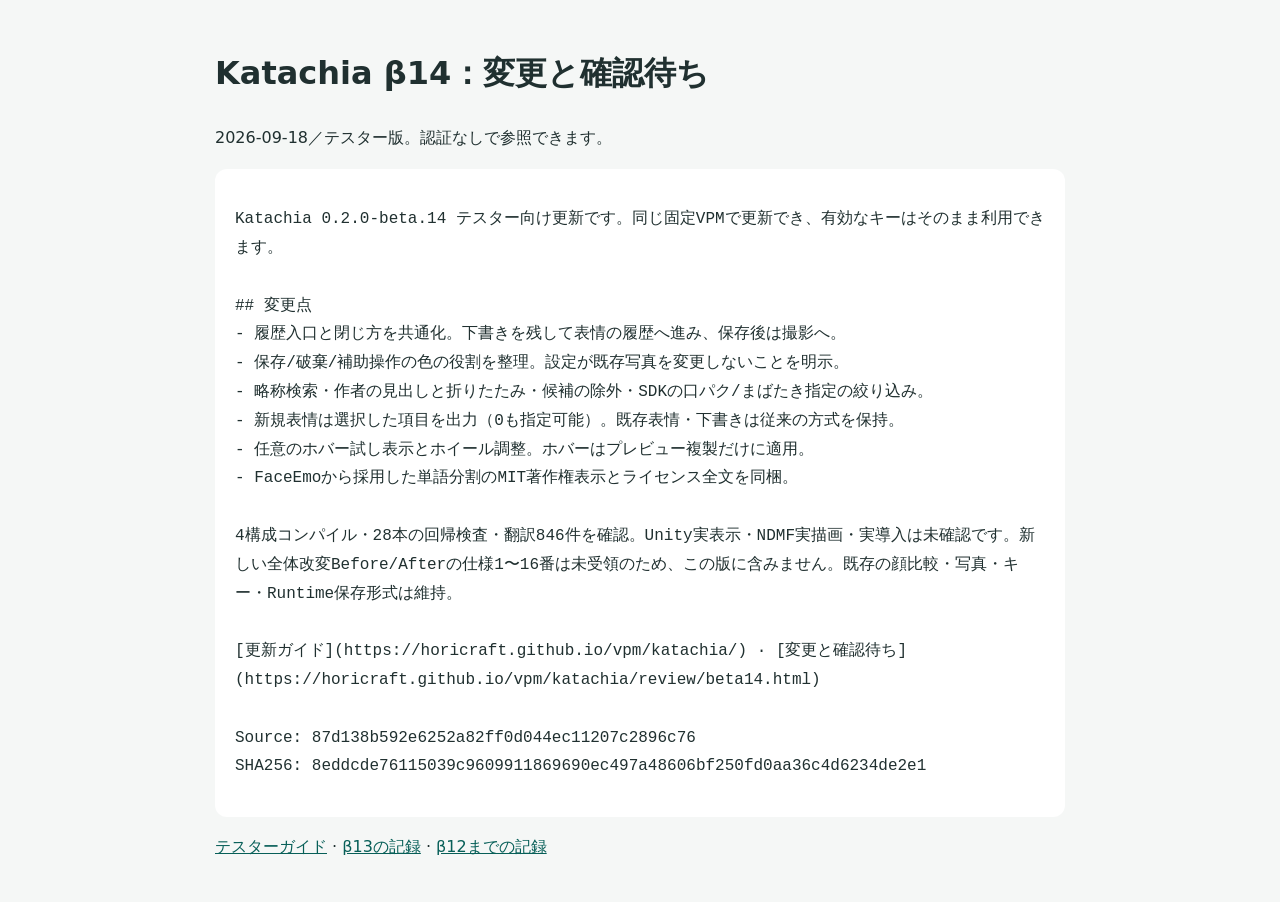
<file: site/katachia/review/beta14.html>
<!doctype html><html lang="ja"><meta charset="utf-8"><meta name="viewport" content="width=device-width,initial-scale=1"><title>Katachia beta.14 レビュー資料</title><style>body{font:16px/1.8 system-ui;max-width:850px;padding:24px;margin:auto;color:#203030;background:#f5f7f6}article{background:white;padding:20px;border-radius:12px}pre{white-space:pre-wrap;overflow-wrap:anywhere}a{color:#075f58}</style><h1>Katachia β14：変更と確認待ち</h1><p>2026-09-18／テスター版。認証なしで参照できます。</p><article><pre>Katachia 0.2.0-beta.14 テスター向け更新です。同じ固定VPMで更新でき、有効なキーはそのまま利用できます。

## 変更点
- 履歴入口と閉じ方を共通化。下書きを残して表情の履歴へ進み、保存後は撮影へ。
- 保存/破棄/補助操作の色の役割を整理。設定が既存写真を変更しないことを明示。
- 略称検索・作者の見出しと折りたたみ・候補の除外・SDKの口パク/まばたき指定の絞り込み。
- 新規表情は選択した項目を出力（0も指定可能）。既存表情・下書きは従来の方式を保持。
- 任意のホバー試し表示とホイール調整。ホバーはプレビュー複製だけに適用。
- FaceEmoから採用した単語分割のMIT著作権表示とライセンス全文を同梱。

4構成コンパイル・28本の回帰検査・翻訳846件を確認。Unity実表示・NDMF実描画・実導入は未確認です。新しい全体改変Before/Afterの仕様1〜16番は未受領のため、この版に含みません。既存の顔比較・写真・キー・Runtime保存形式は維持。

[更新ガイド](https://horicraft.github.io/vpm/katachia/) · [変更と確認待ち](https://horicraft.github.io/vpm/katachia/review/beta14.html)

Source: 87d138b592e6252a82ff0d044ec11207c2896c76
SHA256: 8eddcde76115039c9609911869690ec497a48606bf250fd0aa36c4d6234de2e1
</pre></article><p><a href="../">テスターガイド</a> · <a href="beta13.html">β13の記録</a> · <a href="beta12.html">β12までの記録</a></p></html>
</file>
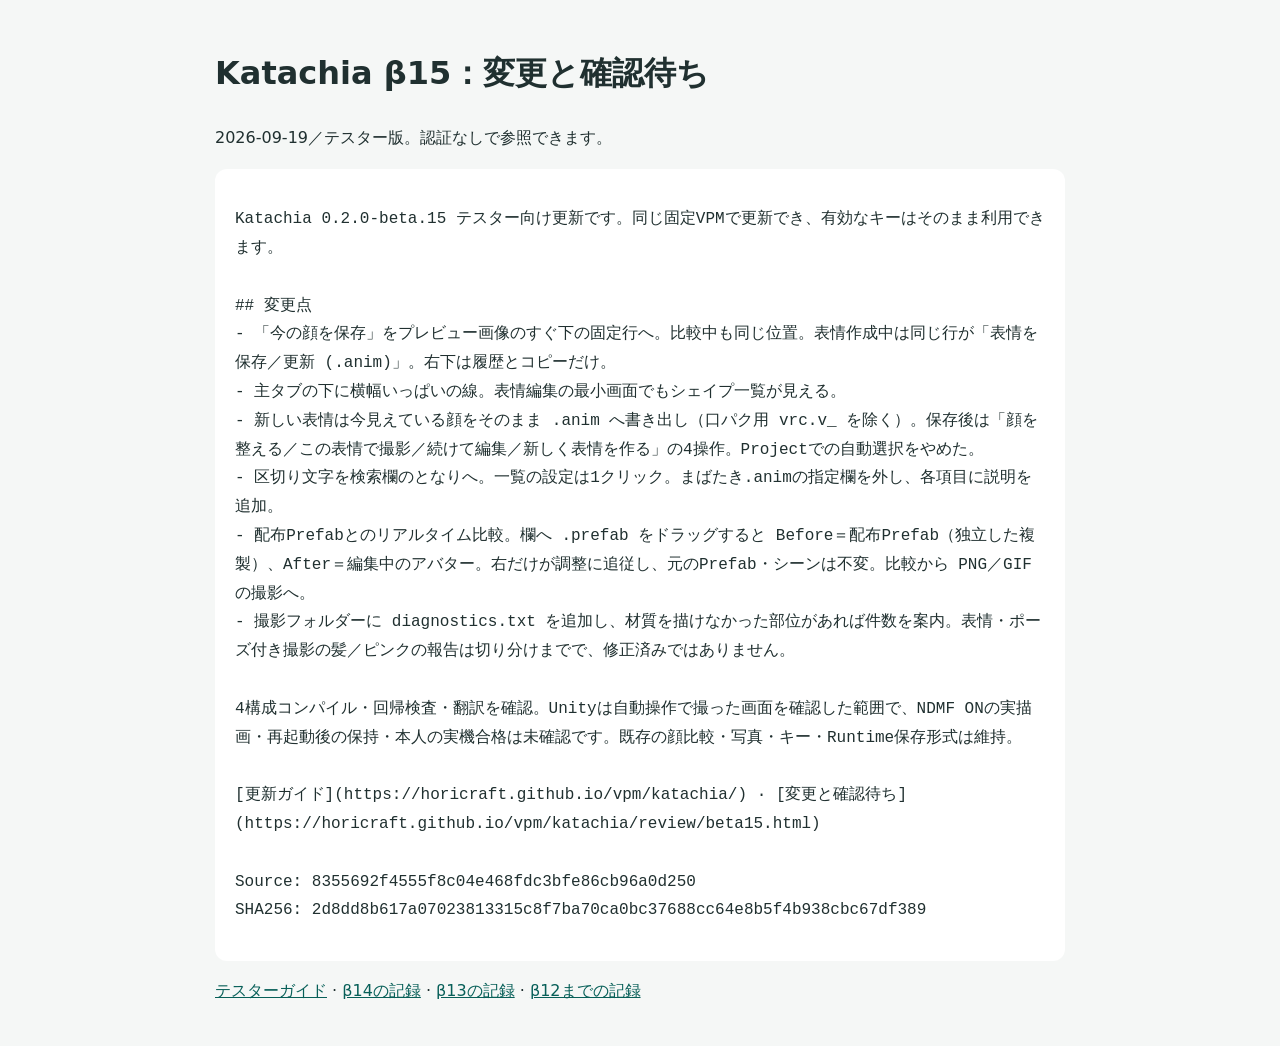
<file: site/katachia/review/beta15.html>
<!doctype html><html lang="ja"><meta charset="utf-8"><meta name="viewport" content="width=device-width,initial-scale=1"><title>Katachia beta.15 レビュー資料</title><style>body{font:16px/1.8 system-ui;max-width:850px;padding:24px;margin:auto;color:#203030;background:#f5f7f6}article{background:white;padding:20px;border-radius:12px}pre{white-space:pre-wrap;overflow-wrap:anywhere}a{color:#075f58}</style><h1>Katachia β15：変更と確認待ち</h1><p>2026-09-19／テスター版。認証なしで参照できます。</p><article><pre>Katachia 0.2.0-beta.15 テスター向け更新です。同じ固定VPMで更新でき、有効なキーはそのまま利用できます。

## 変更点
- 「今の顔を保存」をプレビュー画像のすぐ下の固定行へ。比較中も同じ位置。表情作成中は同じ行が「表情を保存／更新 (.anim)」。右下は履歴とコピーだけ。
- 主タブの下に横幅いっぱいの線。表情編集の最小画面でもシェイプ一覧が見える。
- 新しい表情は今見えている顔をそのまま .anim へ書き出し（口パク用 vrc.v_ を除く）。保存後は「顔を整える／この表情で撮影／続けて編集／新しく表情を作る」の4操作。Projectでの自動選択をやめた。
- 区切り文字を検索欄のとなりへ。一覧の設定は1クリック。まばたき.animの指定欄を外し、各項目に説明を追加。
- 配布Prefabとのリアルタイム比較。欄へ .prefab をドラッグすると Before＝配布Prefab（独立した複製）、After＝編集中のアバター。右だけが調整に追従し、元のPrefab・シーンは不変。比較から PNG／GIF の撮影へ。
- 撮影フォルダーに diagnostics.txt を追加し、材質を描けなかった部位があれば件数を案内。表情・ポーズ付き撮影の髪／ピンクの報告は切り分けまでで、修正済みではありません。

4構成コンパイル・回帰検査・翻訳を確認。Unityは自動操作で撮った画面を確認した範囲で、NDMF ONの実描画・再起動後の保持・本人の実機合格は未確認です。既存の顔比較・写真・キー・Runtime保存形式は維持。

[更新ガイド](https://horicraft.github.io/vpm/katachia/) · [変更と確認待ち](https://horicraft.github.io/vpm/katachia/review/beta15.html)

Source: 8355692f4555f8c04e468fdc3bfe86cb96a0d250
SHA256: 2d8dd8b617a07023813315c8f7ba70ca0bc37688cc64e8b5f4b938cbc67df389
</pre></article><p><a href="../">テスターガイド</a> · <a href="beta14.html">β14の記録</a> · <a href="beta13.html">β13の記録</a> · <a href="beta12.html">β12までの記録</a></p></html>
</file>
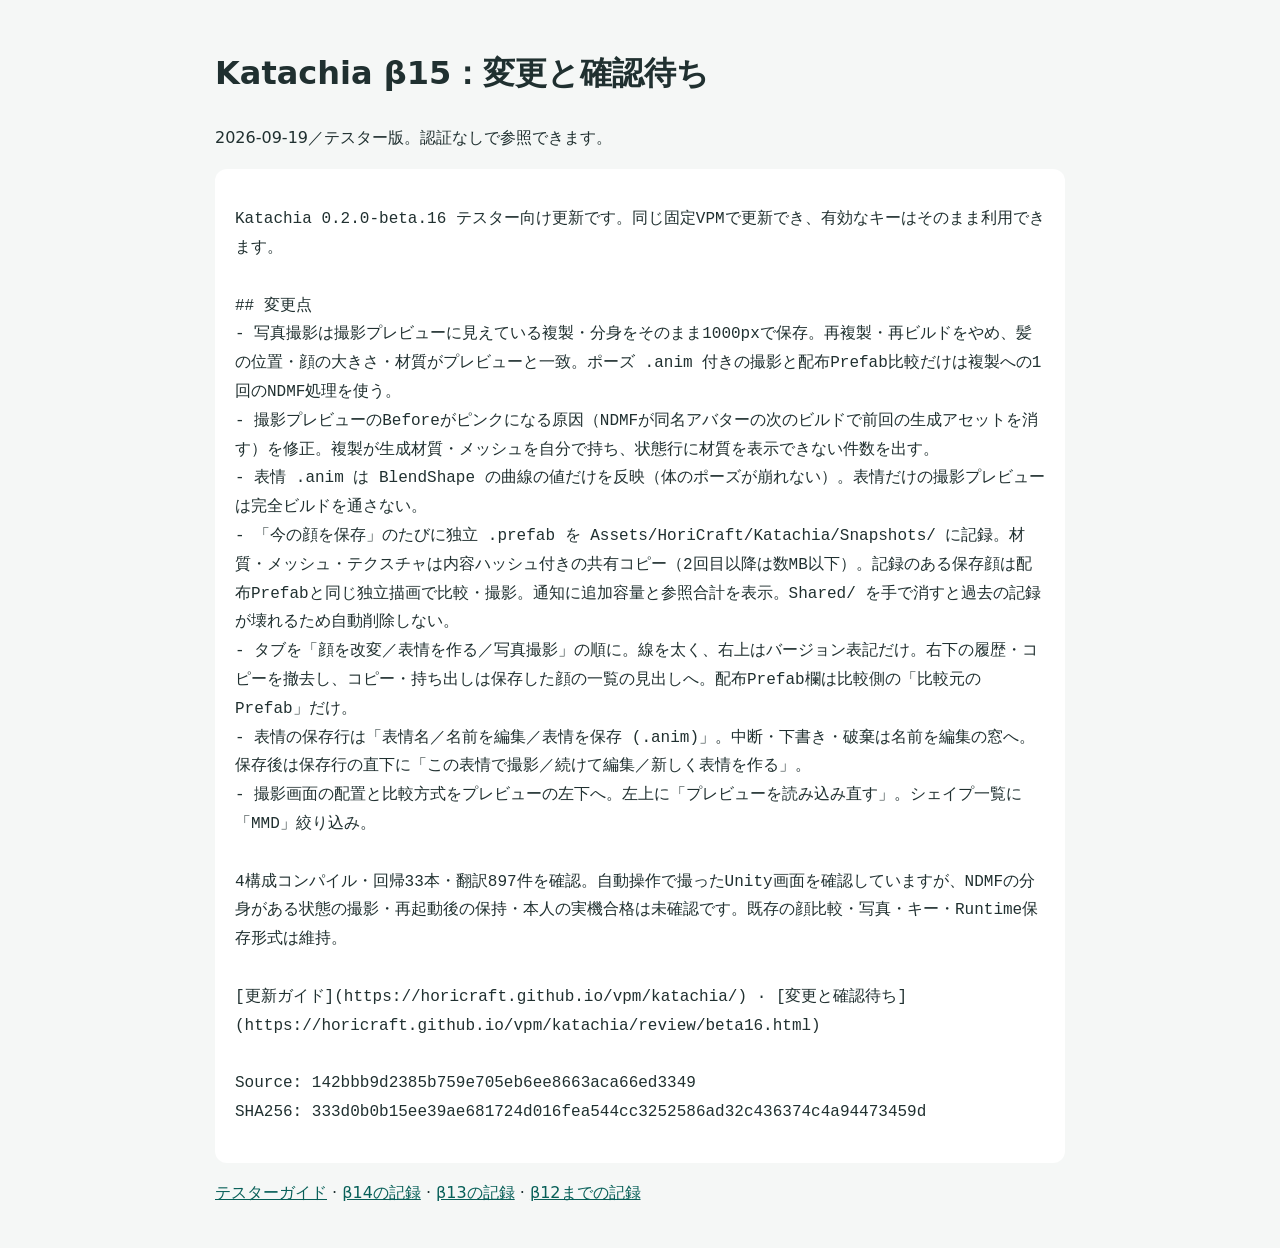
<file: site/katachia/review/beta16.html>
<!doctype html><html lang="ja"><meta charset="utf-8"><meta name="viewport" content="width=device-width,initial-scale=1"><title>Katachia beta.16 レビュー資料</title><style>body{font:16px/1.8 system-ui;max-width:850px;padding:24px;margin:auto;color:#203030;background:#f5f7f6}article{background:white;padding:20px;border-radius:12px}pre{white-space:pre-wrap;overflow-wrap:anywhere}a{color:#075f58}</style><h1>Katachia β15：変更と確認待ち</h1><p>2026-09-19／テスター版。認証なしで参照できます。</p><article><pre>Katachia 0.2.0-beta.16 テスター向け更新です。同じ固定VPMで更新でき、有効なキーはそのまま利用できます。

## 変更点
- 写真撮影は撮影プレビューに見えている複製・分身をそのまま1000pxで保存。再複製・再ビルドをやめ、髪の位置・顔の大きさ・材質がプレビューと一致。ポーズ .anim 付きの撮影と配布Prefab比較だけは複製への1回のNDMF処理を使う。
- 撮影プレビューのBeforeがピンクになる原因（NDMFが同名アバターの次のビルドで前回の生成アセットを消す）を修正。複製が生成材質・メッシュを自分で持ち、状態行に材質を表示できない件数を出す。
- 表情 .anim は BlendShape の曲線の値だけを反映（体のポーズが崩れない）。表情だけの撮影プレビューは完全ビルドを通さない。
- 「今の顔を保存」のたびに独立 .prefab を Assets/HoriCraft/Katachia/Snapshots/ に記録。材質・メッシュ・テクスチャは内容ハッシュ付きの共有コピー（2回目以降は数MB以下）。記録のある保存顔は配布Prefabと同じ独立描画で比較・撮影。通知に追加容量と参照合計を表示。Shared/ を手で消すと過去の記録が壊れるため自動削除しない。
- タブを「顔を改変／表情を作る／写真撮影」の順に。線を太く、右上はバージョン表記だけ。右下の履歴・コピーを撤去し、コピー・持ち出しは保存した顔の一覧の見出しへ。配布Prefab欄は比較側の「比較元のPrefab」だけ。
- 表情の保存行は「表情名／名前を編集／表情を保存 (.anim)」。中断・下書き・破棄は名前を編集の窓へ。保存後は保存行の直下に「この表情で撮影／続けて編集／新しく表情を作る」。
- 撮影画面の配置と比較方式をプレビューの左下へ。左上に「プレビューを読み込み直す」。シェイプ一覧に「MMD」絞り込み。

4構成コンパイル・回帰33本・翻訳897件を確認。自動操作で撮ったUnity画面を確認していますが、NDMFの分身がある状態の撮影・再起動後の保持・本人の実機合格は未確認です。既存の顔比較・写真・キー・Runtime保存形式は維持。

[更新ガイド](https://horicraft.github.io/vpm/katachia/) · [変更と確認待ち](https://horicraft.github.io/vpm/katachia/review/beta16.html)

Source: 142bbb9d2385b759e705eb6ee8663aca66ed3349
SHA256: 333d0b0b15ee39ae681724d016fea544cc3252586ad32c436374c4a94473459d
</pre></article><p><a href="../">テスターガイド</a> · <a href="beta14.html">β14の記録</a> · <a href="beta13.html">β13の記録</a> · <a href="beta12.html">β12までの記録</a></p></html>
</file>
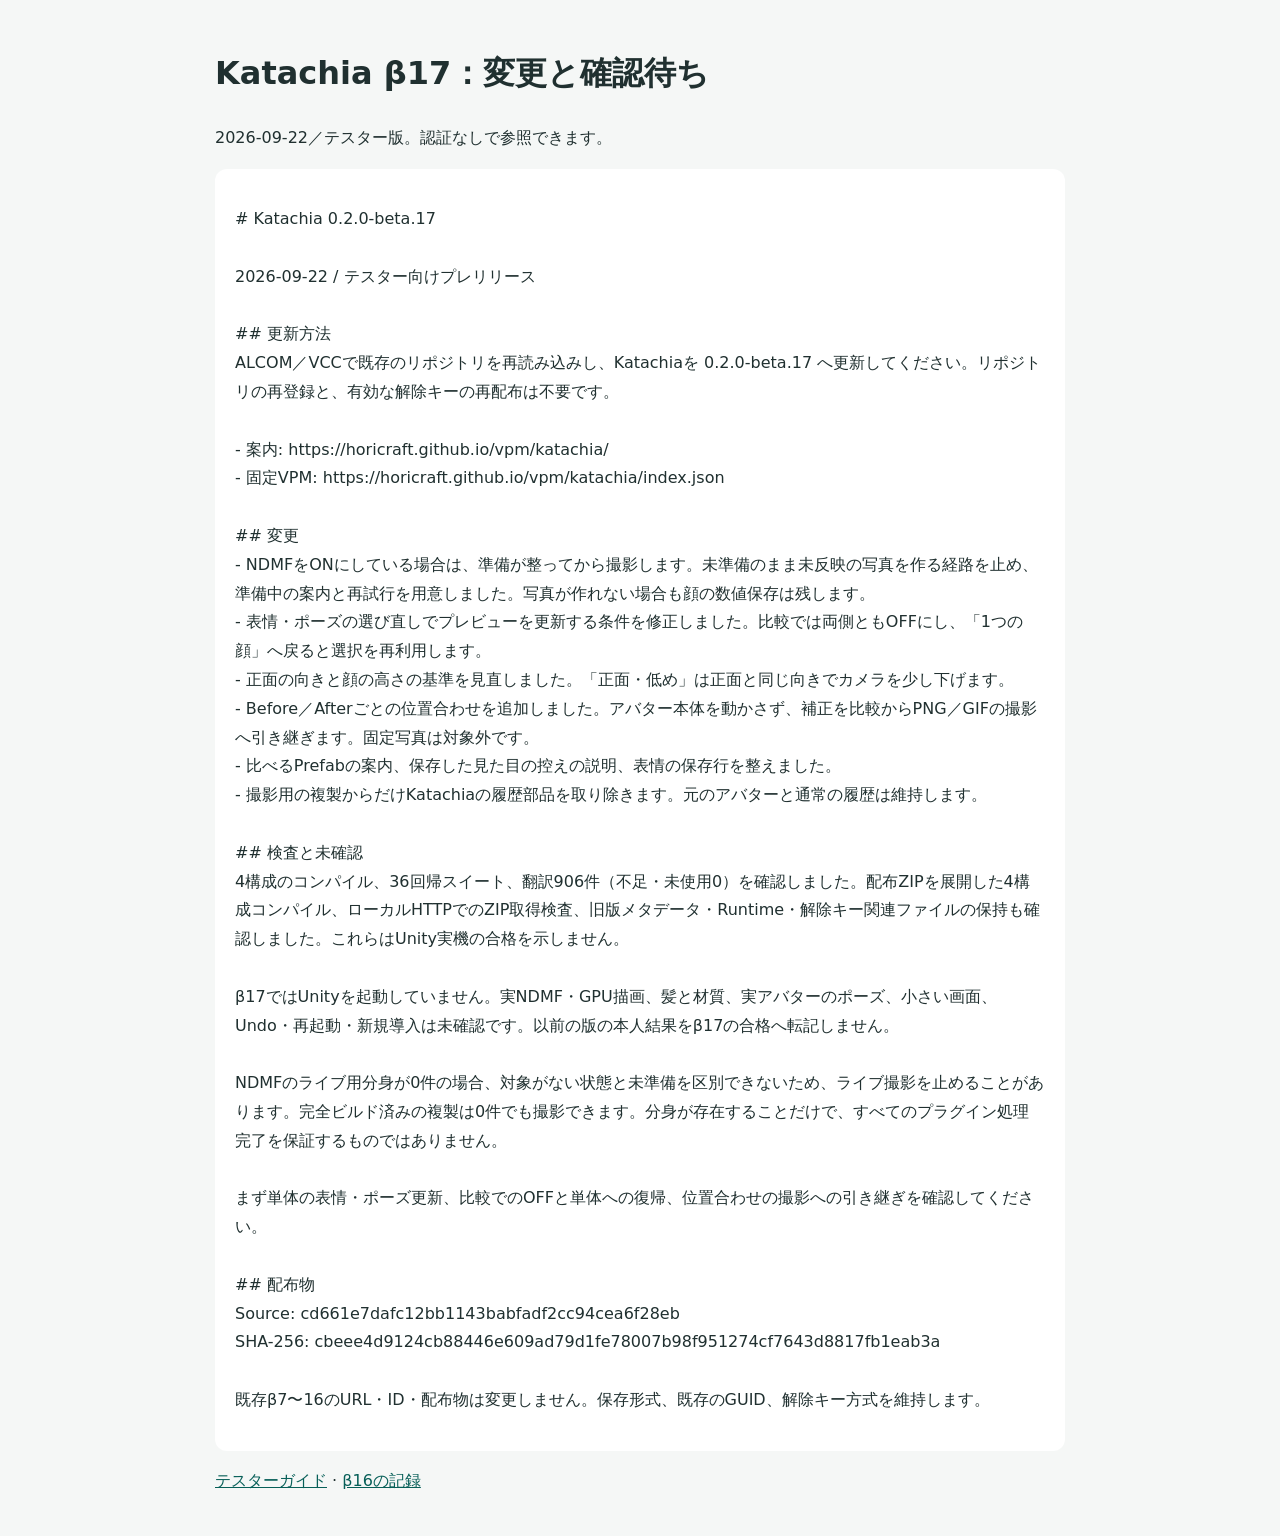
<file: site/katachia/review/beta17.html>
<!doctype html><html lang="ja"><meta charset="utf-8"><meta name="viewport" content="width=device-width,initial-scale=1"><title>Katachia beta.17 レビュー資料</title><style>body{font:16px/1.8 system-ui;max-width:850px;padding:24px;margin:auto;color:#203030;background:#f5f7f6}article{background:white;padding:20px;border-radius:12px}pre{font:inherit;white-space:pre-wrap;overflow-wrap:anywhere}a{color:#075f58}</style><h1>Katachia β17：変更と確認待ち</h1><p>2026-09-22／テスター版。認証なしで参照できます。</p><article><pre># Katachia 0.2.0-beta.17

2026-09-22 / テスター向けプレリリース

## 更新方法
ALCOM／VCCで既存のリポジトリを再読み込みし、Katachiaを 0.2.0-beta.17 へ更新してください。リポジトリの再登録と、有効な解除キーの再配布は不要です。

- 案内: https://horicraft.github.io/vpm/katachia/
- 固定VPM: https://horicraft.github.io/vpm/katachia/index.json

## 変更
- NDMFをONにしている場合は、準備が整ってから撮影します。未準備のまま未反映の写真を作る経路を止め、準備中の案内と再試行を用意しました。写真が作れない場合も顔の数値保存は残します。
- 表情・ポーズの選び直しでプレビューを更新する条件を修正しました。比較では両側ともOFFにし、「1つの顔」へ戻ると選択を再利用します。
- 正面の向きと顔の高さの基準を見直しました。「正面・低め」は正面と同じ向きでカメラを少し下げます。
- Before／Afterごとの位置合わせを追加しました。アバター本体を動かさず、補正を比較からPNG／GIFの撮影へ引き継ぎます。固定写真は対象外です。
- 比べるPrefabの案内、保存した見た目の控えの説明、表情の保存行を整えました。
- 撮影用の複製からだけKatachiaの履歴部品を取り除きます。元のアバターと通常の履歴は維持します。

## 検査と未確認
4構成のコンパイル、36回帰スイート、翻訳906件（不足・未使用0）を確認しました。配布ZIPを展開した4構成コンパイル、ローカルHTTPでのZIP取得検査、旧版メタデータ・Runtime・解除キー関連ファイルの保持も確認しました。これらはUnity実機の合格を示しません。

β17ではUnityを起動していません。実NDMF・GPU描画、髪と材質、実アバターのポーズ、小さい画面、Undo・再起動・新規導入は未確認です。以前の版の本人結果をβ17の合格へ転記しません。

NDMFのライブ用分身が0件の場合、対象がない状態と未準備を区別できないため、ライブ撮影を止めることがあります。完全ビルド済みの複製は0件でも撮影できます。分身が存在することだけで、すべてのプラグイン処理完了を保証するものではありません。

まず単体の表情・ポーズ更新、比較でのOFFと単体への復帰、位置合わせの撮影への引き継ぎを確認してください。

## 配布物
Source: cd661e7dafc12bb1143babfadf2cc94cea6f28eb
SHA-256: cbeee4d9124cb88446e609ad79d1fe78007b98f951274cf7643d8817fb1eab3a

既存β7〜16のURL・ID・配布物は変更しません。保存形式、既存のGUID、解除キー方式を維持します。
</pre></article><p><a href="../">テスターガイド</a> · <a href="beta16.html">β16の記録</a></p></html>
</file>
<file: site/katachia/style.css>
:root{color-scheme:light;--ink:#182c36;--muted:#526570;--accent:#086f77;--edge:#d7e1e4;--paper:#f5f8f9;font-family:system-ui,-apple-system,"Segoe UI","Noto Sans JP",sans-serif;font-size:16px;line-height:1.75}*{box-sizing:border-box}body{margin:0;background:var(--paper);color:var(--ink)}button,a,summary{-webkit-tap-highlight-color:transparent}a{color:var(--accent);text-underline-offset:4px}a:focus-visible,button:focus-visible,summary:focus-visible,textarea:focus-visible{outline:3px solid #df7c23;outline-offset:4px}header,main,footer{max-width:1140px;margin:auto}header{padding:25px 30px;display:flex;align-items:center;justify-content:space-between;gap:16px;border-bottom:1px solid var(--edge)}.brand{display:flex;gap:12px;align-items:center;text-decoration:none;color:var(--ink);font-size:23px;font-weight:750;flex-wrap:wrap}.symbol{display:grid;place-items:center;width:35px;height:35px;background:var(--accent);color:white;border-radius:9px;font-size:24px}.badge{font-size:12px;letter-spacing:.12em;border:1px solid var(--edge);padding:2px 9px;border-radius:5px}.quiet{font-size:14px;white-space:nowrap}main{padding:0 30px}.intro{padding:42px 0 24px}.eyebrow{color:var(--accent);font-size:13px;font-weight:750;letter-spacing:.1em;margin:0 0 10px}h1{font-size:clamp(26px,3.7vw,40px);line-height:1.45;letter-spacing:.01em;margin:0 0 14px}h2{font-size:23px;line-height:1.55;margin:8px 0 12px}h3{font-size:18px;line-height:1.6;margin:9px 0}.intro>p:not(.eyebrow){color:var(--muted);margin:0 0 18px}.facts{display:flex;gap:8px 22px;flex-wrap:wrap;font-size:14px;color:var(--muted)}.facts span:first-child{color:var(--accent);font-weight:750}.notice{padding:12px 17px;border-left:4px solid var(--accent);background:#e5f1f2;font-size:14px;margin:0 0 24px}.notice.error{background:#fff0e7;border-color:#a95412}.onboarding{display:grid;grid-template-columns:1fr 1fr;gap:22px}.step{background:white;border:1px solid var(--edge);border-radius:15px;padding:25px}.step-number{color:var(--accent);font-size:15px;font-weight:800;letter-spacing:.12em}.step>p{color:var(--muted)}button,.secondary{font:inherit;font-weight:650;font-size:16px;cursor:pointer;min-height:48px;border-radius:8px;padding:10px 18px;border:1px solid var(--edge);display:inline-block}.primary{width:100%;background:var(--accent);color:white;border-color:var(--accent)}button:hover:not(:disabled),.secondary:hover{filter:brightness(.94)}button:disabled{background:#e2e7e9;color:#71828b;border-color:#e2e7e9;cursor:not-allowed}.text-button{display:block;width:100%;background:transparent;color:var(--accent);border:0;margin:4px 0 10px}.hint{font-size:14px;color:var(--muted);line-height:1.8}details{border-top:1px solid var(--edge);margin-top:15px;padding-top:12px}summary{cursor:pointer;font-weight:650;font-size:15px;padding:4px 0}details p,details li{font-size:15px}ol{padding-left:24px}li{padding-left:4px;margin-bottom:7px}.key-summary{border:1px solid var(--edge);background:var(--paper);border-radius:8px;margin:20px 0 14px;padding:11px 15px;display:flex;align-items:center;justify-content:space-between;gap:12px;flex-wrap:wrap}.key-summary>span:first-child{letter-spacing:2px}.key-summary>span:last-child{font-size:13px;color:var(--muted)}.try{margin-top:48px}.section-title{display:flex;justify-content:space-between;align-items:center;gap:12px;flex-wrap:wrap}.time{color:var(--accent);font-size:14px}.missions{display:grid;grid-template-columns:1fr 1fr;gap:20px;margin:22px 0}.missions article{border-top:3px solid var(--accent);padding:18px 20px;background:white}.missions article>span{font-size:13px;color:var(--accent);font-weight:700}.missions article>p{color:var(--muted);font-size:15px}.optional{background:#e9eff2;padding:16px 20px;border:0}.feedback{margin:46px 0 28px;padding:30px;background:#163e49;color:#f5fafb;border-radius:14px}.feedback .eyebrow{color:#9edbdd}.feedback details{border-color:#54727b}.feedback .secondary{background:white;color:#164c58;margin-top:18px;text-decoration:none}.feedback-route{counter-reset:route}.feedback strong{color:#fff}blockquote{border-left:3px solid #80c7cc;margin:14px 0;padding:7px 18px;background:#24535f}.small-print{margin:30px 0 40px;color:var(--muted);font-size:15px}.small-print h2{font-size:19px;color:var(--ink)}footer{border-top:1px solid var(--edge);padding:24px 30px 35px;font-size:13px;color:var(--muted);display:flex;justify-content:space-between;gap:15px;flex-wrap:wrap}.mobile{display:none}.skip{position:absolute;left:-9999px}.skip:focus{left:20px;top:10px;z-index:9;background:white;padding:10px}#toast:not(:empty){position:fixed;bottom:20px;left:50%;transform:translateX(-50%);max-width:min(92vw,650px);padding:14px 24px;background:#142d38;color:white;border-radius:9px;box-shadow:0 5px 30px #0003;z-index:10;font-size:15px}dialog{border:1px solid var(--edge);border-radius:12px;max-width:560px;width:90vw;padding:24px}dialog::backdrop{background:#142d3899}textarea{width:100%;min-height:160px;resize:vertical;overflow-wrap:anywhere;font:14px/1.6 monospace;margin:12px 0}@media(max-width:720px){header{padding:18px 18px}.brand{font-size:20px;gap:8px}.badge{font-size:11px}main{padding:0 18px}.intro{padding-top:30px}.onboarding,.missions{grid-template-columns:1fr}.step{padding:22px}.feedback{padding:23px}.mobile{display:initial}.facts{gap:6px 14px}.try{margin-top:32px}h2{font-size:21px}footer{padding:22px 18px}.quiet{font-size:13px}}@media(prefers-reduced-motion:no-preference){html{scroll-behavior:smooth}}@media print{header,.onboarding button,.feedback .secondary,#toast,dialog{display:none}body{background:white;color:black}.onboarding,.missions{display:block}.step,.missions article{break-inside:avoid;margin-bottom:12px}.feedback{color:black;background:white;border:1px solid #ccc}.feedback .eyebrow,.feedback strong{color:black}details{display:block}footer{font-size:12px}}
</file>
